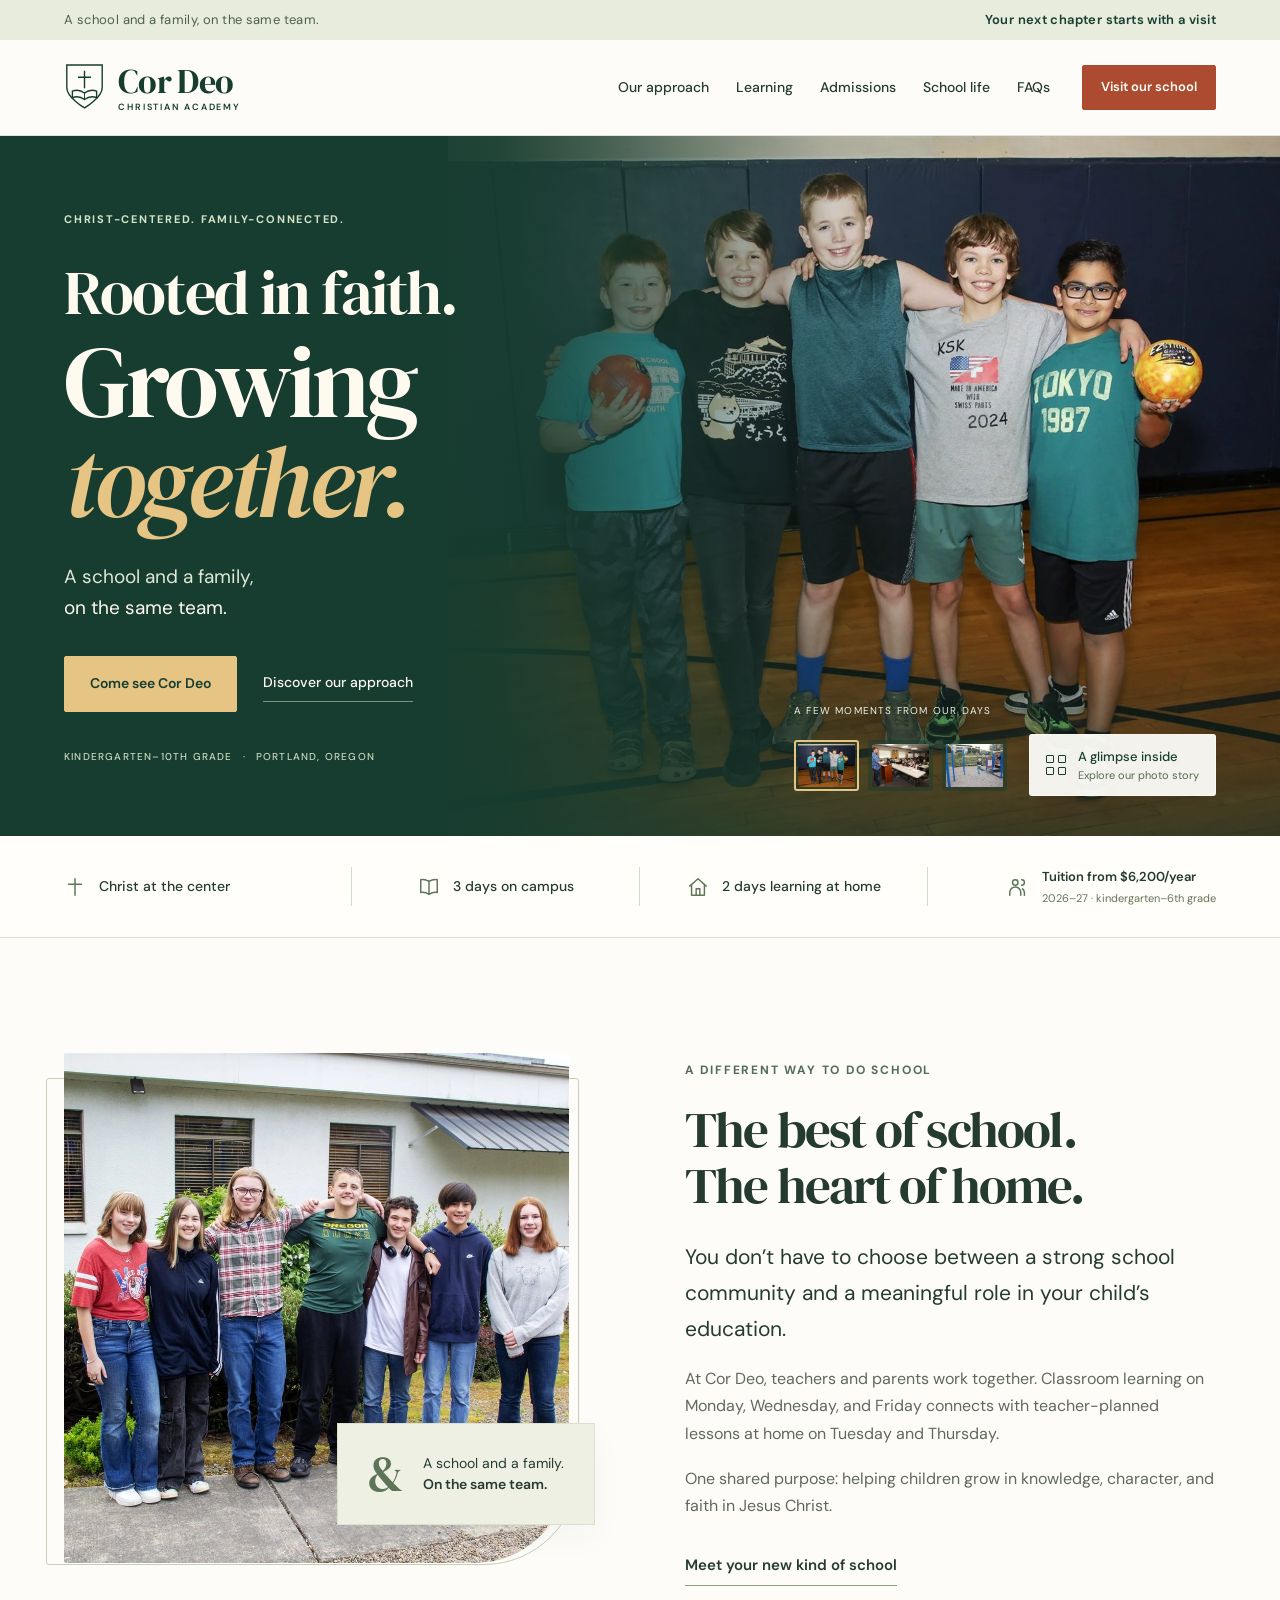
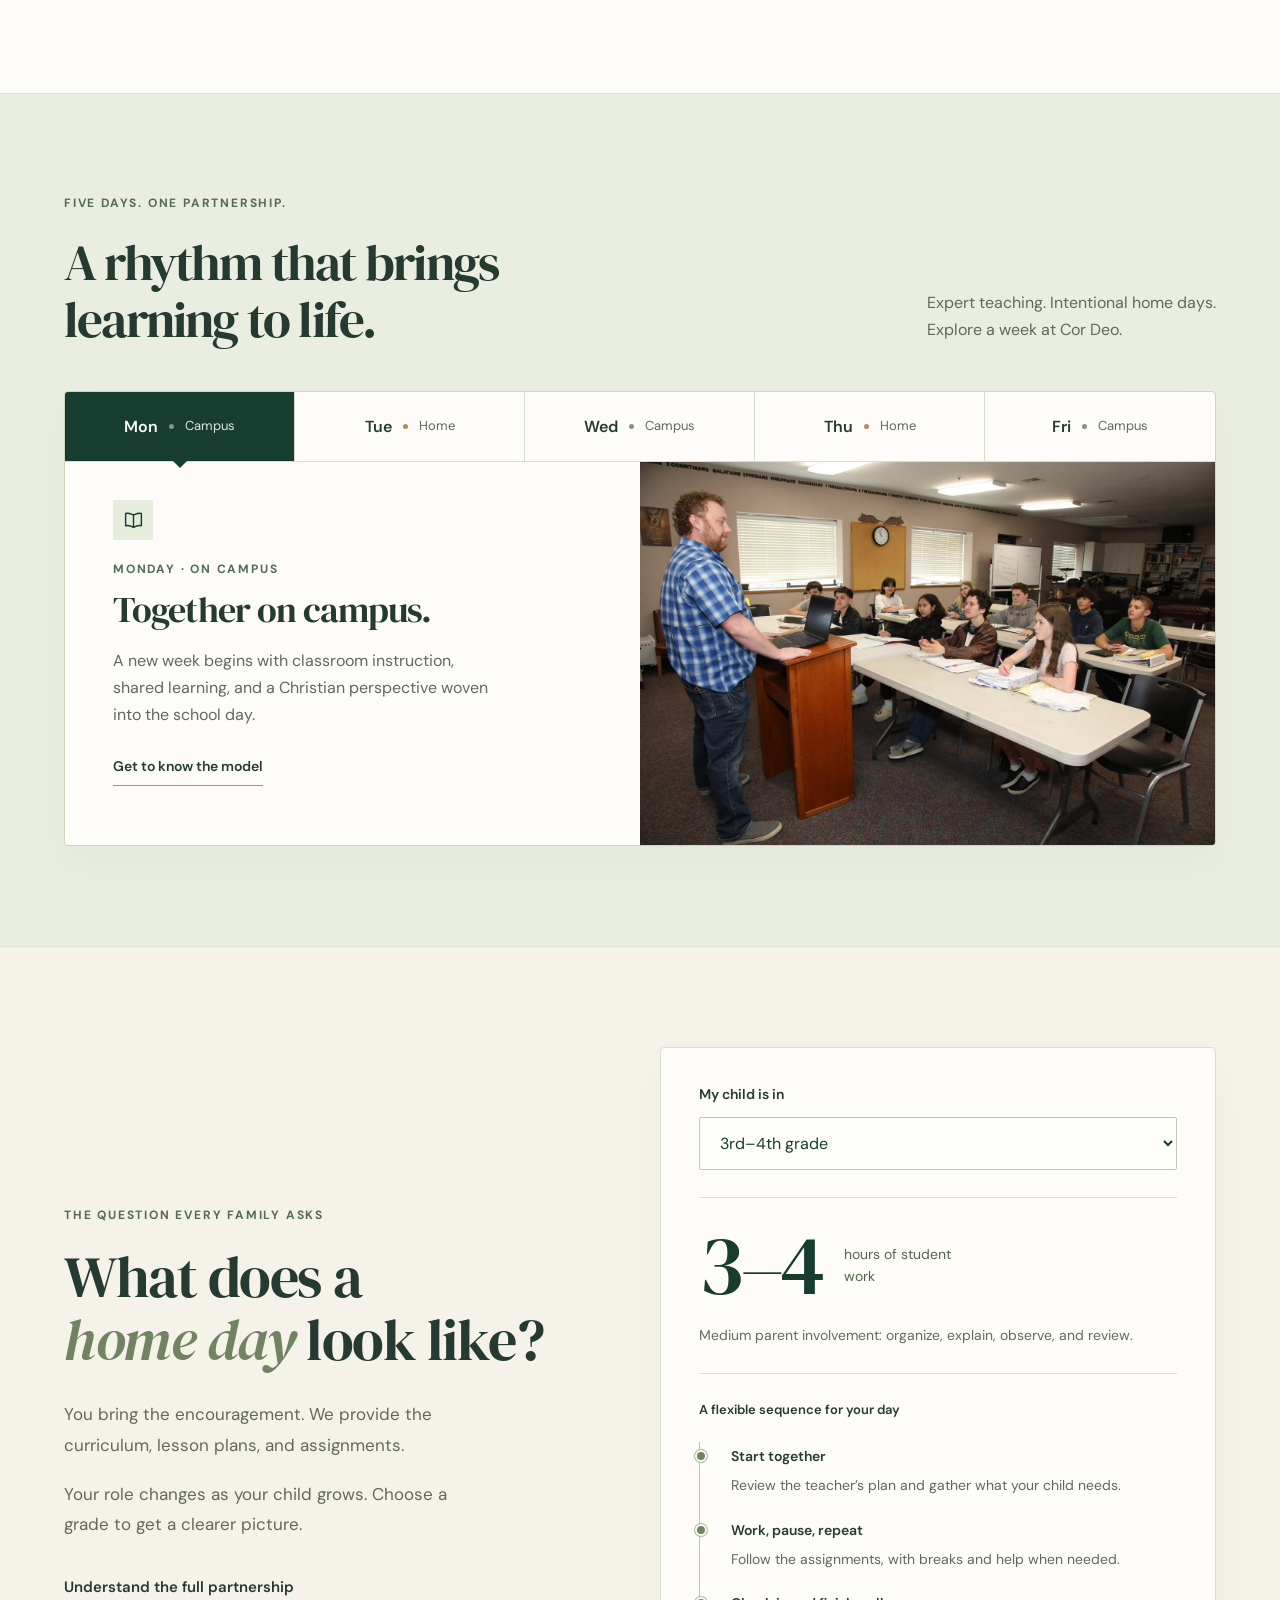
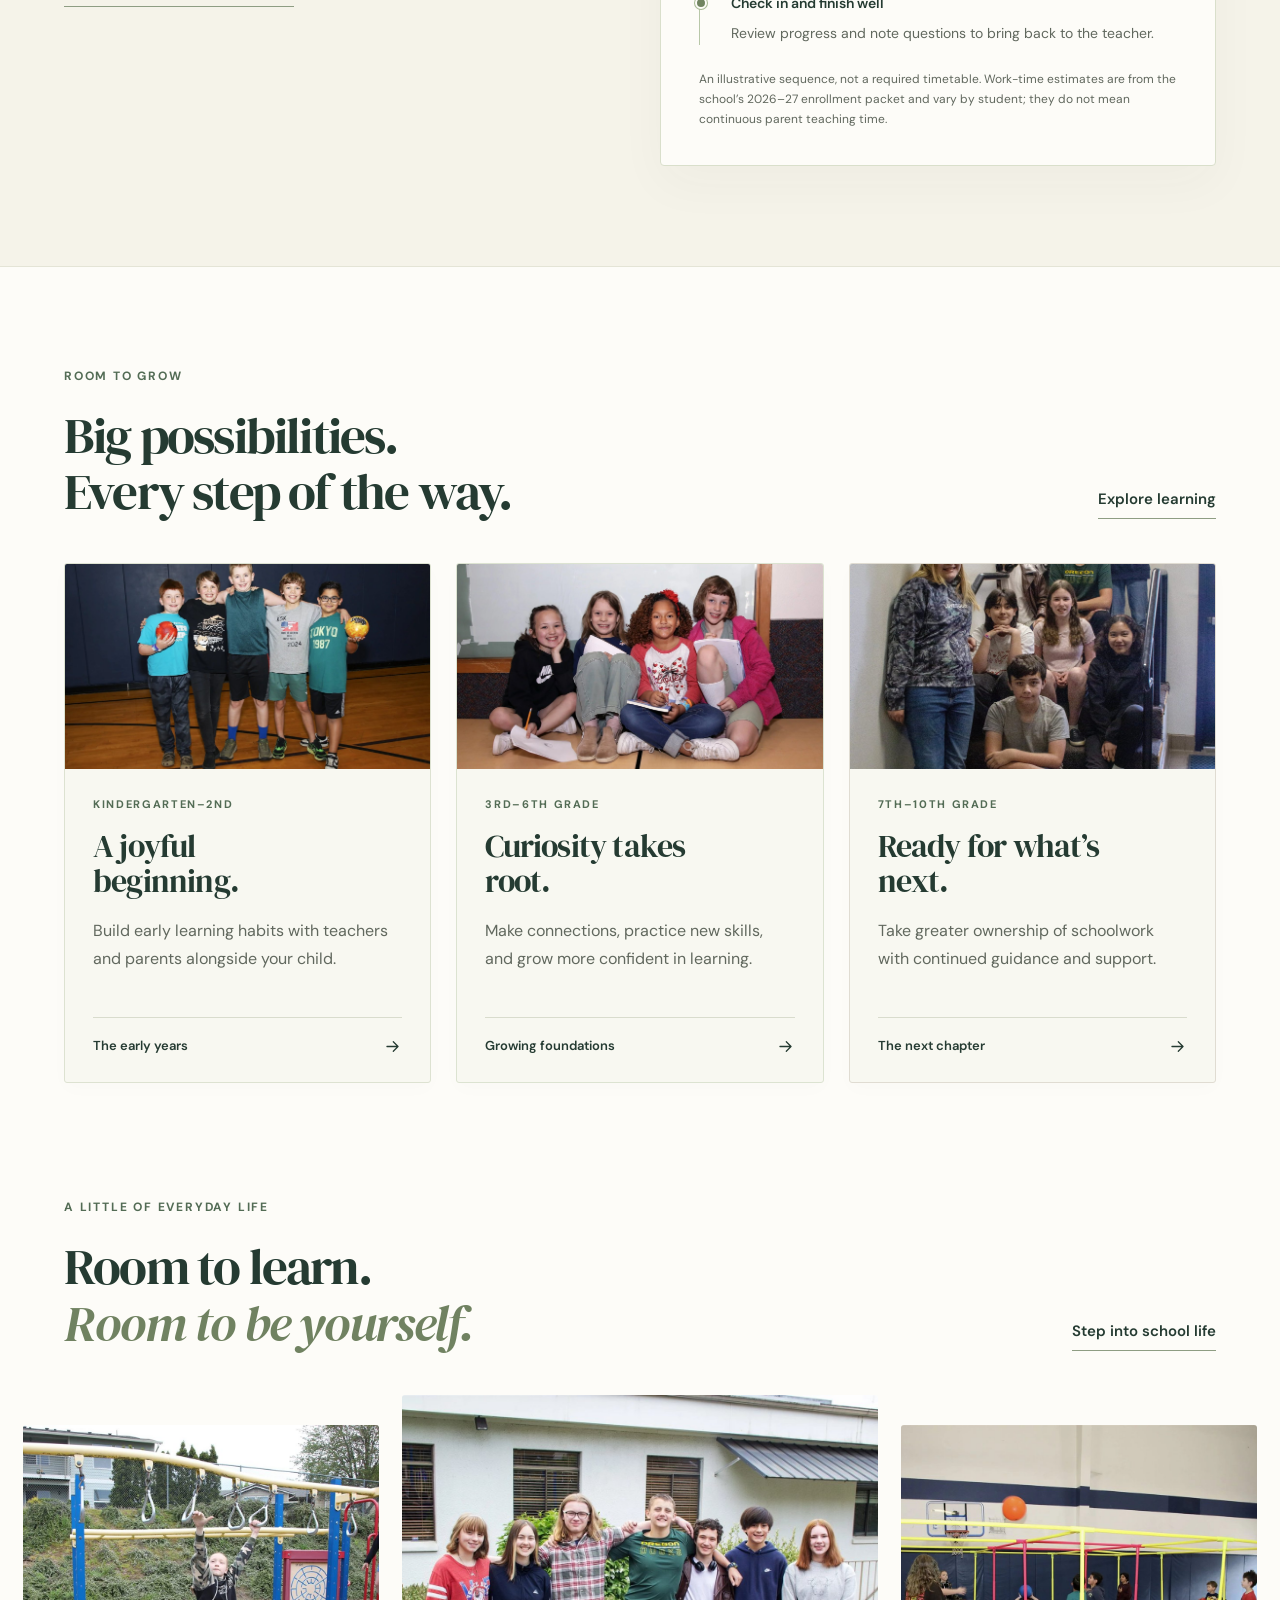
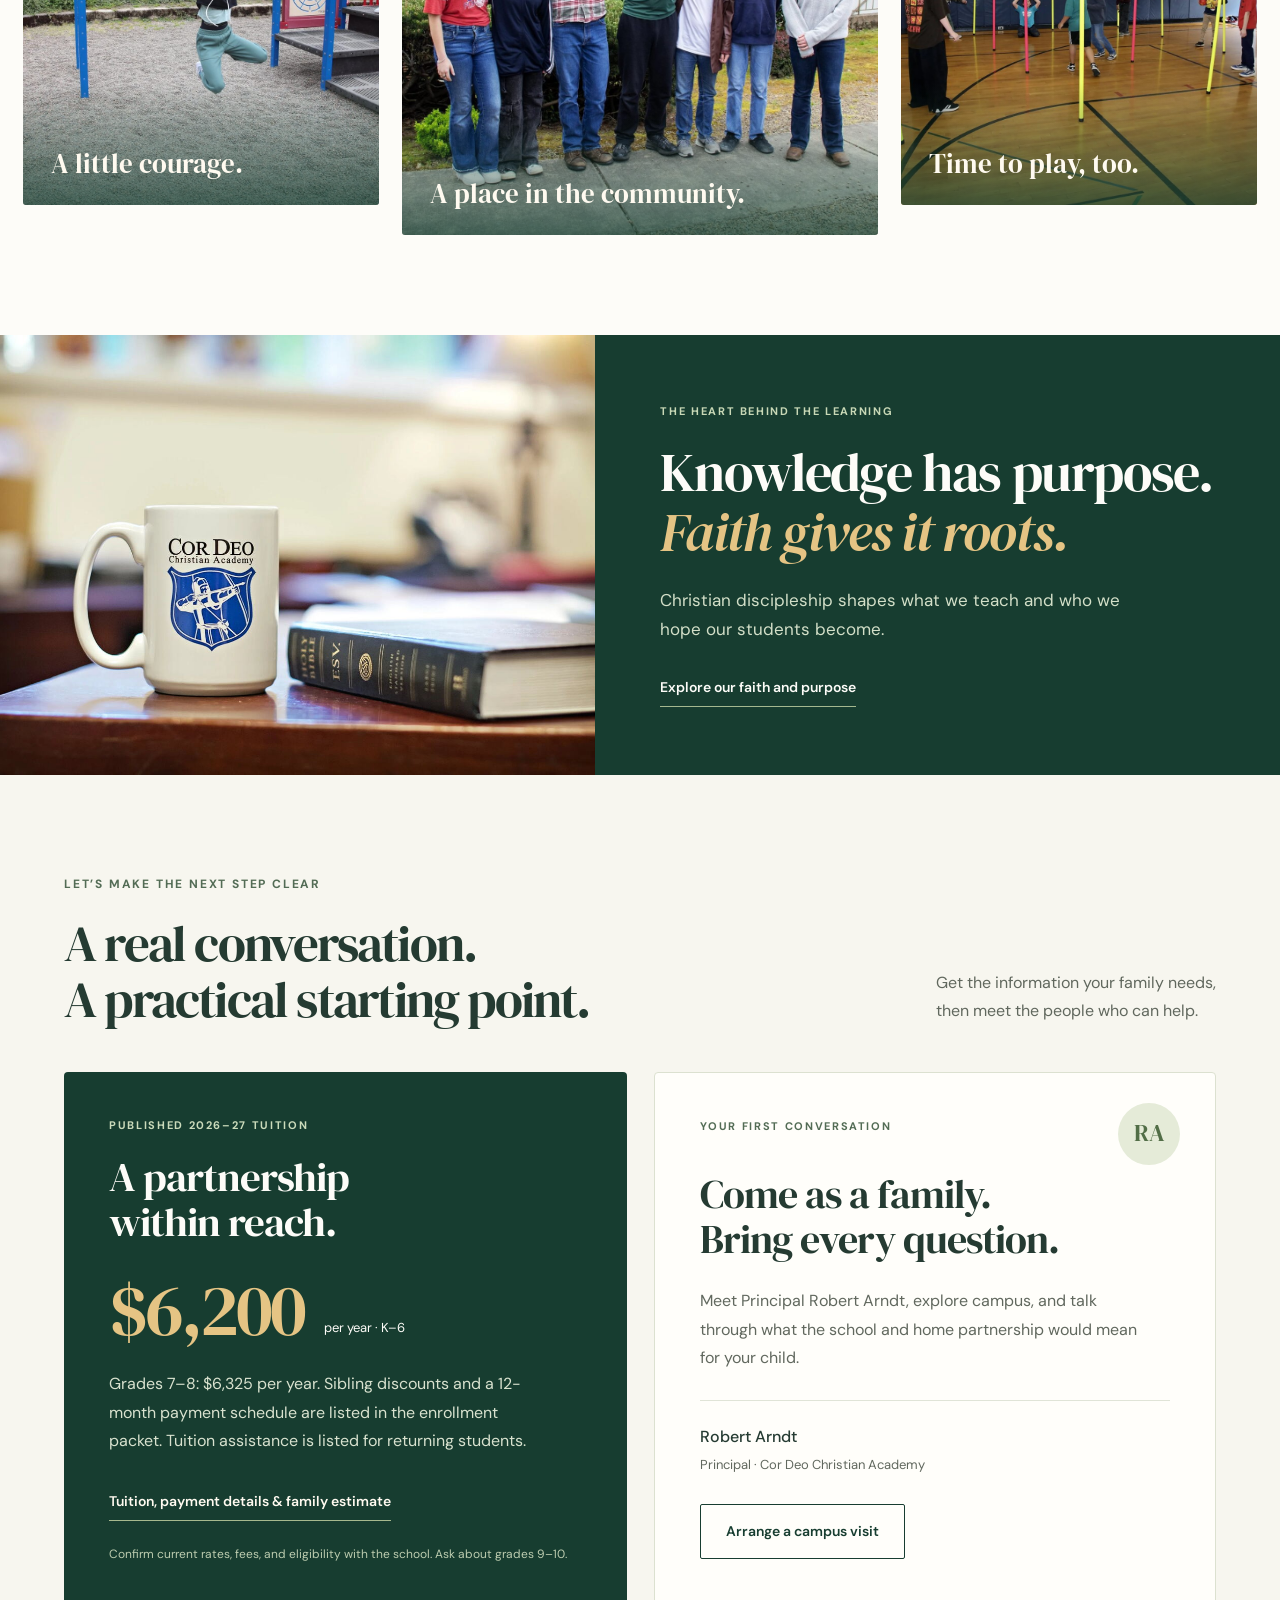
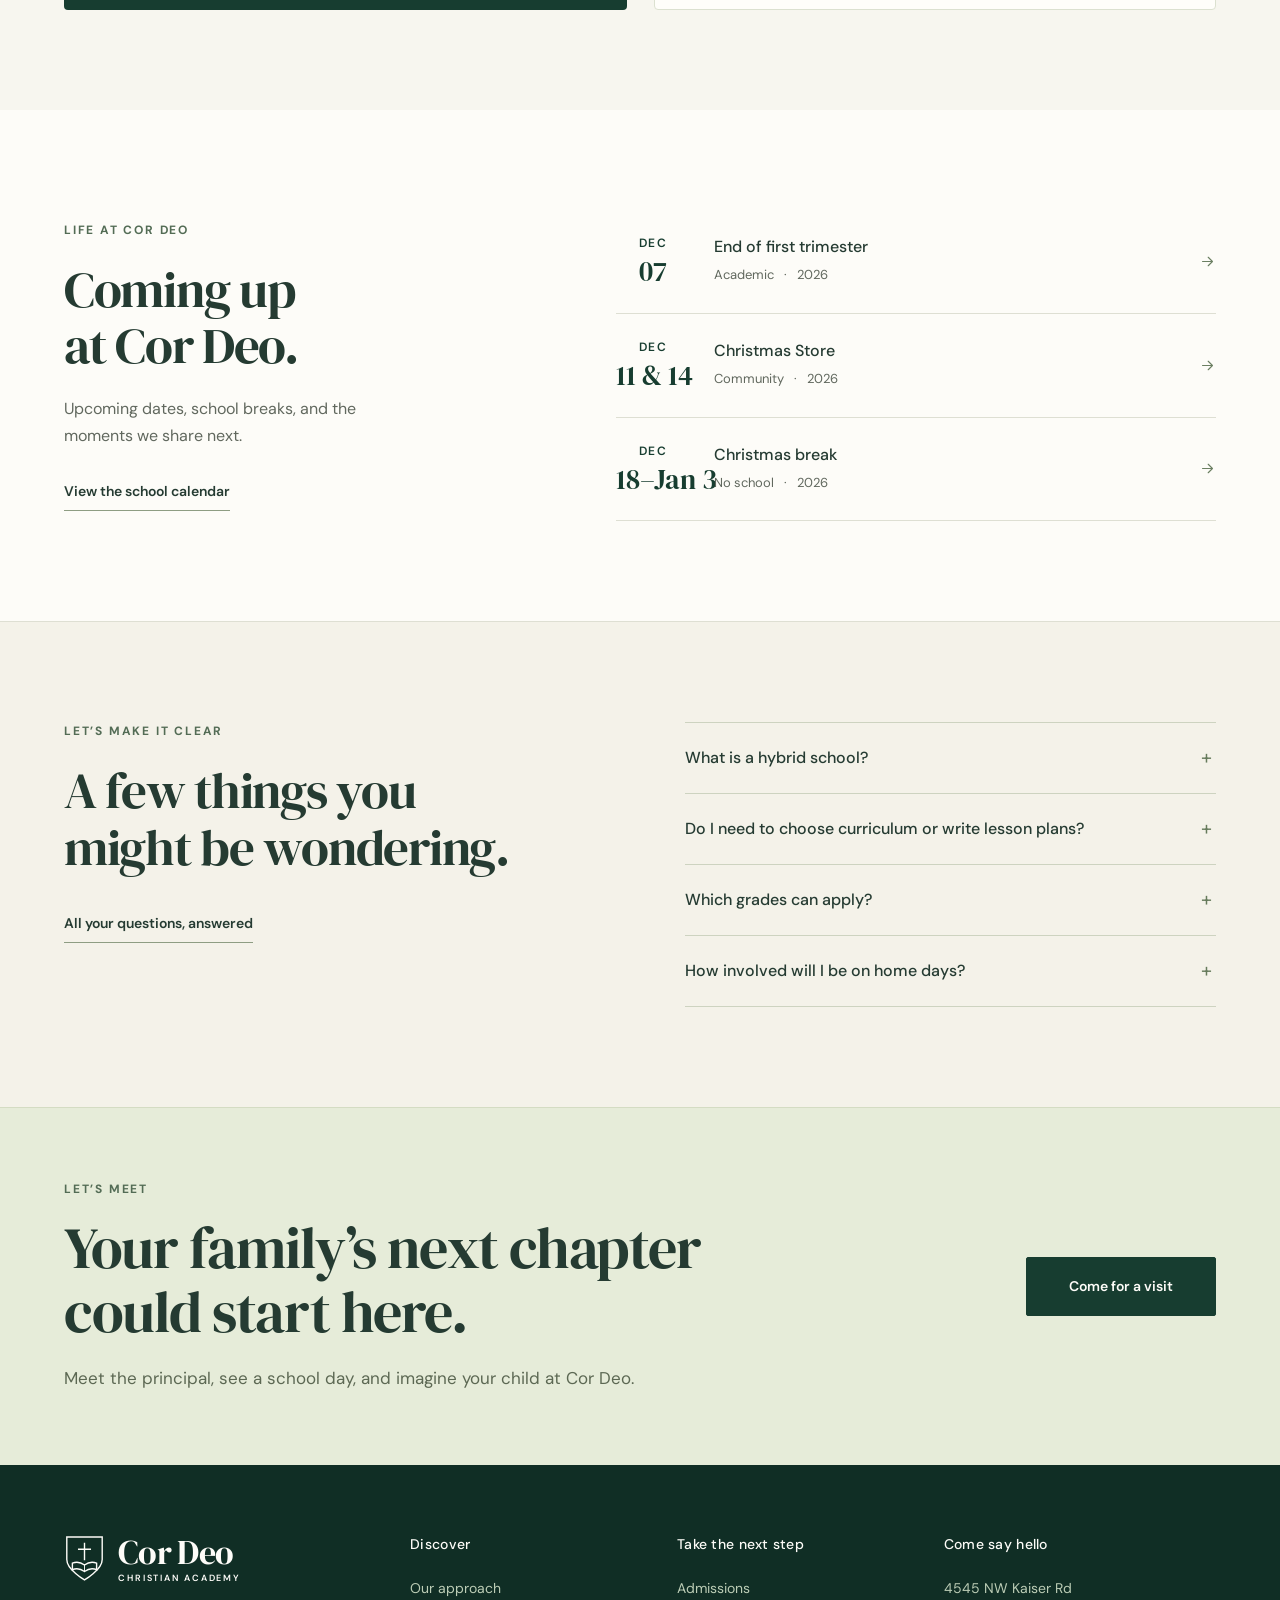
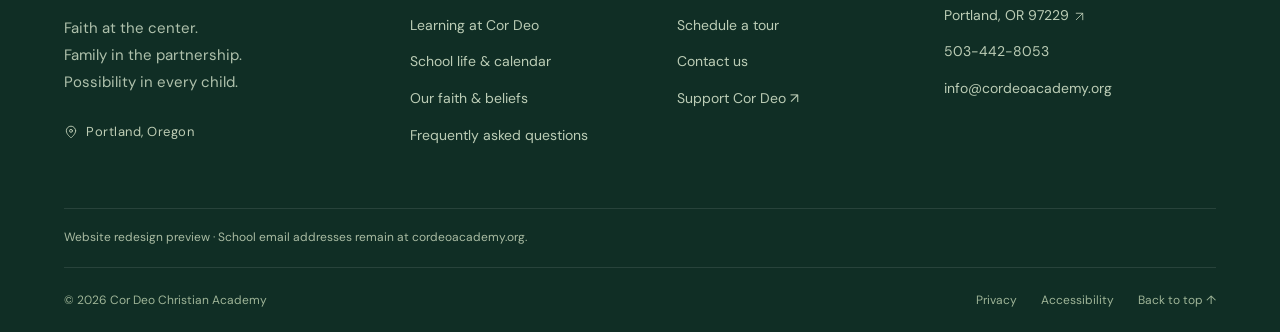
<file: index.html>
<!doctype html>
<html lang="en" id="top" class="no-js"><head><meta charset="utf-8"><meta name="viewport" content="width=device-width,initial-scale=1"><meta name="theme-color" content="#193c34"><title>Cor Deo Christian Academy | Faith, Family &amp; Learning in Portland</title><meta name="description" content="Discover a Christ-centered K–10 hybrid school in Portland. Three campus days, two parent-guided home days, and a true partnership with your family."><meta property="og:type" content="website"><meta property="og:title" content="Cor Deo Christian Academy | Faith, Family &amp; Learning in Portland"><meta property="og:description" content="Discover a Christ-centered K–10 hybrid school in Portland. Three campus days, two parent-guided home days, and a true partnership with your family."><meta property="og:image" content="https://samytesfa29-hash.github.io/cordeo-academy/assets/social-card.jpg"><meta property="og:image:alt" content="Students at Cor Deo Christian Academy"><meta name="twitter:card" content="summary_large_image"><link rel="icon" href="assets/favicon.svg" type="image/svg+xml"><link rel="stylesheet" href="assets/styles.css?v=3"><link rel="stylesheet" href="assets/experience.css?v=3"><link rel="stylesheet" href="assets/polish.css?v=3"><script src="assets/site.js?v=3" defer></script><script src="assets/experience.js?v=3" defer></script><script src="assets/polish.js?v=3" defer></script></head>
<body><a class="skip-link" href="#main">Skip to content</a>
    <div class="announcement"><div class="container"><span>A school and a family, on the same team.</span><a href="contact.html?reason=tour">Your next chapter starts with a visit</a></div></div>
    <header class="site-header"><div class="container header-inner"><a class="brand" href="index.html" aria-label="Cor Deo Christian Academy home"><svg class="brand-mark" width="43" height="51" viewBox="0 0 44 52" fill="none" aria-hidden="true"><path d="M3 3h38v24c0 11-19 22-19 22S3 38 3 27Z" stroke="currentColor" stroke-width="1.5"/><path d="M22 9v19M15 16h14M9 31c5-2 9-1 13 2 4-3 8-4 13-2v7c-5-2-9-1-13 2-4-3-8-4-13-2Z" stroke="currentColor" stroke-width="1.5"/><path d="M22 33v7" stroke="currentColor"/></svg><span><span class="brand-name">Cor Deo</span><span class="brand-sub">CHRISTIAN ACADEMY</span></span></a>
      <button class="menu-toggle" type="button" aria-controls="main-nav" aria-expanded="false"><span class="menu-lines" aria-hidden="true"></span><span class="menu-label">Menu</span></button>
      <nav id="main-nav" aria-label="Main navigation"><a href="about.html" >Our approach</a><a href="academics.html" >Learning</a><a href="admissions.html" >Admissions</a><a href="community.html" >School life</a><a class="nav-faq" href="faq.html">FAQs</a><a class="button button-small" href="contact.html?reason=tour">Visit our school <svg class="icon " width="24" height="24" viewBox="0 0 24 24" fill="none" stroke="currentColor" stroke-width="1.6" stroke-linecap="round" stroke-linejoin="round" aria-hidden="true"><path d="M6 18 18 6M6 6h12v12"/></svg></a></nav>
    </div></header><main id="main" tabindex="-1">
<section class="hero editorial-hero cinematic-hero" aria-label="Welcome to Cor Deo">
<div class="hero-photo"><img class="hero-main-image" id="hero-scene" src="assets/boys-in-the-gym.jpg" alt="Five Cor Deo students smiling together in the school gym" width="1500" height="1000" fetchpriority="high"></div>
<div class="hero-scrim" aria-hidden="true"></div>
<div class="hero-copy"><div class="hero-copy-inner"><p class="eyebrow">CHRIST-CENTERED. FAMILY-CONNECTED.</p>
<h1><span class="hero-opening">Rooted in faith.</span> <span class="hero-growing">Growing</span> <em>together.</em></h1>
<p>A school and a family,<br><strong>on the same team.</strong></p><div class="hero-actions"><a class="button" href="contact.html?reason=tour">Come see Cor Deo</a><a class="hero-text-link" href="about.html">Discover our approach</a></div>
<div class="hero-footnote">KINDERGARTEN–10TH GRADE <span aria-hidden="true">·</span> PORTLAND, OREGON</div></div></div>
<div class="hero-discovery"><span class="hero-discovery-label">A FEW MOMENTS FROM OUR DAYS</span><div class="hero-thumbnails js-feature" role="group" aria-label="Choose a school photograph">
<button type="button" data-hero-photo="boys-in-the-gym" data-hero-alt="Five Cor Deo students smiling together in the school gym" data-tour-index="6" aria-label="Show the friendship photograph" aria-pressed="true"><img src="assets/boys-in-the-gym.jpg" alt="" width="120" height="80"></button>
<button type="button" data-hero-photo="classroom-lesson" data-hero-alt="A teacher and students in a Cor Deo classroom" data-tour-index="2" aria-label="Show the classroom photograph" aria-pressed="false"><img src="assets/classroom-lesson.jpg" alt="" width="120" height="80"></button>
<button type="button" data-hero-photo="student-on-playground-rings" data-hero-alt="A Cor Deo student reaching for the playground rings" data-tour-index="5" aria-label="Show the playground photograph" aria-pressed="false"><img src="assets/student-on-playground-rings.jpg" alt="" width="120" height="80"></button>
</div><button class="photo-tour-trigger js-feature" type="button" data-open-tour data-tour-start="6" aria-haspopup="dialog"><span class="tour-grid-icon" aria-hidden="true"><i></i><i></i><i></i><i></i></span><span>A glimpse inside<small>Explore our photo story</small></span></button></div>
</section>
<div class="fact-strip"><div class="container"><div><svg class="icon " width="24" height="24" viewBox="0 0 24 24" fill="none" stroke="currentColor" stroke-width="1.6" stroke-linecap="round" stroke-linejoin="round" aria-hidden="true"><path d="M12 3v18M5 9h14"/></svg><span>Christ at the center</span></div><div><svg class="icon " width="24" height="24" viewBox="0 0 24 24" fill="none" stroke="currentColor" stroke-width="1.6" stroke-linecap="round" stroke-linejoin="round" aria-hidden="true"><path d="M12 5v15M3 4c4-1 6 0 9 2 3-2 5-3 9-2v14c-4-1-6 0-9 2-3-2-5-3-9-2Z"/></svg><span>3 days on campus</span></div><div><svg class="icon " width="24" height="24" viewBox="0 0 24 24" fill="none" stroke="currentColor" stroke-width="1.6" stroke-linecap="round" stroke-linejoin="round" aria-hidden="true"><path d="m3 11 9-8 9 8M5 10v11h14V10M10 21v-7h4v7"/></svg><span>2 days learning at home</span></div><div><svg class="icon " width="24" height="24" viewBox="0 0 24 24" fill="none" stroke="currentColor" stroke-width="1.6" stroke-linecap="round" stroke-linejoin="round" aria-hidden="true"><circle cx="9" cy="7" r="3"/><path d="M3 21v-3a6 6 0 0 1 12 0v3M16 4a3 3 0 0 1 0 6m3 11v-3a6 6 0 0 0-2-4"/></svg><a class="fact-tuition" href="admissions.html#tuition"><span>Tuition from $6,200/year</span><small>2026–27 · kindergarten–6th grade</small></a></div></div></div>
<section class="section welcome"><div class="container split"><div class="image-composition"><img src="assets/students-outside-the-school.jpg" alt="Older students together outside Cor Deo" width="900" height="900" loading="lazy"><div class="image-note"><span class="note-symbol">&</span><span>A school and a family.<br><strong>On the same team.</strong></span></div></div><div class="section-copy"><p class="eyebrow">A DIFFERENT WAY TO DO SCHOOL</p><h2>The best of school.<br>The heart of home.</h2><p class="lead">You don’t have to choose between a strong school community and a meaningful role in your child’s education.</p><p>At Cor Deo, teachers and parents work together. Classroom learning on Monday, Wednesday, and Friday connects with teacher-planned lessons at home on Tuesday and Thursday.</p><p>One shared purpose: helping children grow in knowledge, character, and faith in Jesus Christ.</p><a class="text-link" href="about.html">Meet your new kind of school <svg class="icon " width="24" height="24" viewBox="0 0 24 24" fill="none" stroke="currentColor" stroke-width="1.6" stroke-linecap="round" stroke-linejoin="round" aria-hidden="true"><path d="M5 12h14m-6-6 6 6-6 6"/></svg></a></div></div></section>
<section class="section rhythm-section"><div class="container"><div class="section-heading"><div><p class="eyebrow">FIVE DAYS. ONE PARTNERSHIP.</p><h2>A rhythm that brings<br>learning to life.</h2></div><p>Expert teaching. Intentional home days.<br>Explore a week at Cor Deo.</p></div><div class="week-widget" data-week-widget><div class="week-tabs" role="tablist" aria-label="Explore the school week"><button type="button" role="tab" id="day-0" aria-selected="true" aria-controls="day-panel-0" tabindex="0"><span>Mon</span><span class="day-dot "></span><small>Campus</small></button><button type="button" role="tab" id="day-1" aria-selected="false" aria-controls="day-panel-1" tabindex="-1"><span>Tue</span><span class="day-dot home-dot"></span><small>Home</small></button><button type="button" role="tab" id="day-2" aria-selected="false" aria-controls="day-panel-2" tabindex="-1"><span>Wed</span><span class="day-dot "></span><small>Campus</small></button><button type="button" role="tab" id="day-3" aria-selected="false" aria-controls="day-panel-3" tabindex="-1"><span>Thu</span><span class="day-dot home-dot"></span><small>Home</small></button><button type="button" role="tab" id="day-4" aria-selected="false" aria-controls="day-panel-4" tabindex="-1"><span>Fri</span><span class="day-dot "></span><small>Campus</small></button></div><div class="week-panel" id="day-panel-0" role="tabpanel" aria-labelledby="day-0" tabindex="0" ><div class="week-panel-copy"><span class="icon-box"><svg class="icon " width="24" height="24" viewBox="0 0 24 24" fill="none" stroke="currentColor" stroke-width="1.6" stroke-linecap="round" stroke-linejoin="round" aria-hidden="true"><path d="M12 5v15M3 4c4-1 6 0 9 2 3-2 5-3 9-2v14c-4-1-6 0-9 2-3-2-5-3-9-2Z"/></svg></span><p class="eyebrow">MONDAY · ON CAMPUS</p><h3>Together on campus.</h3><p>A new week begins with classroom instruction, shared learning, and a Christian perspective woven into the school day.</p><a class="text-link" href="about.html">Get to know the model <svg class="icon " width="24" height="24" viewBox="0 0 24 24" fill="none" stroke="currentColor" stroke-width="1.6" stroke-linecap="round" stroke-linejoin="round" aria-hidden="true"><path d="M5 12h14m-6-6 6 6-6 6"/></svg></a></div><img src="assets/classroom-lesson.jpg" alt="A teacher leading a lesson in a Cor Deo classroom" width="720" height="520" loading="lazy"></div><div class="week-panel" id="day-panel-1" role="tabpanel" aria-labelledby="day-1" tabindex="0" hidden><div class="week-panel-copy"><span class="icon-box"><svg class="icon " width="24" height="24" viewBox="0 0 24 24" fill="none" stroke="currentColor" stroke-width="1.6" stroke-linecap="round" stroke-linejoin="round" aria-hidden="true"><path d="m3 11 9-8 9 8M5 10v11h14V10M10 21v-7h4v7"/></svg></span><p class="eyebrow">TUESDAY · AT HOME</p><h3>Learning comes home.</h3><p>Follow the assignments prepared by your child’s teachers. You provide guidance and encouragement; the school provides the plan.</p><a class="text-link" href="about.html">Get to know the model <svg class="icon " width="24" height="24" viewBox="0 0 24 24" fill="none" stroke="currentColor" stroke-width="1.6" stroke-linecap="round" stroke-linejoin="round" aria-hidden="true"><path d="M5 12h14m-6-6 6 6-6 6"/></svg></a></div><div class="home-day-visual"><div class="home-plan-paper"><span class="home-plan-label">A HOME-DAY ILLUSTRATION</span><h3>Teacher-planned.<br><em>Family-guided.</em></h3><div class="home-plan-row"><span class="plan-check" aria-hidden="true"></span><span>Clear assignments</span></div><div class="home-plan-row"><span class="plan-check" aria-hidden="true"></span><span>Space to practice</span></div><div class="home-plan-row"><span class="plan-check" aria-hidden="true"></span><span>A parent check-in</span></div><p>Follow your teacher’s actual plan.<br>Build the day around your child.</p></div></div></div><div class="week-panel" id="day-panel-2" role="tabpanel" aria-labelledby="day-2" tabindex="0" hidden><div class="week-panel-copy"><span class="icon-box"><svg class="icon " width="24" height="24" viewBox="0 0 24 24" fill="none" stroke="currentColor" stroke-width="1.6" stroke-linecap="round" stroke-linejoin="round" aria-hidden="true"><path d="M12 5v15M3 4c4-1 6 0 9 2 3-2 5-3 9-2v14c-4-1-6 0-9 2-3-2-5-3-9-2Z"/></svg></span><p class="eyebrow">WEDNESDAY · ON CAMPUS</p><h3>Reconnect. Ask. Discover.</h3><p>Back in the classroom, students learn with their teachers and peers, then take their next assignments home.</p><a class="text-link" href="about.html">Get to know the model <svg class="icon " width="24" height="24" viewBox="0 0 24 24" fill="none" stroke="currentColor" stroke-width="1.6" stroke-linecap="round" stroke-linejoin="round" aria-hidden="true"><path d="M5 12h14m-6-6 6 6-6 6"/></svg></a></div><img src="assets/classroom-lesson.jpg" alt="Students learning in a Cor Deo classroom" width="720" height="520" loading="lazy"></div><div class="week-panel" id="day-panel-3" role="tabpanel" aria-labelledby="day-3" tabindex="0" hidden><div class="week-panel-copy"><span class="icon-box"><svg class="icon " width="24" height="24" viewBox="0 0 24 24" fill="none" stroke="currentColor" stroke-width="1.6" stroke-linecap="round" stroke-linejoin="round" aria-hidden="true"><path d="m3 11 9-8 9 8M5 10v11h14V10M10 21v-7h4v7"/></svg></span><p class="eyebrow">THURSDAY · AT HOME</p><h3>Room to grow, together.</h3><p>Another teacher-planned home day gives your child time to practice and gives you an active part in their education.</p><a class="text-link" href="about.html">Get to know the model <svg class="icon " width="24" height="24" viewBox="0 0 24 24" fill="none" stroke="currentColor" stroke-width="1.6" stroke-linecap="round" stroke-linejoin="round" aria-hidden="true"><path d="M5 12h14m-6-6 6 6-6 6"/></svg></a></div><div class="home-day-visual"><div class="home-plan-paper"><span class="home-plan-label">A HOME-DAY ILLUSTRATION</span><h3>Teacher-planned.<br><em>Family-guided.</em></h3><div class="home-plan-row"><span class="plan-check" aria-hidden="true"></span><span>Clear assignments</span></div><div class="home-plan-row"><span class="plan-check" aria-hidden="true"></span><span>Space to practice</span></div><div class="home-plan-row"><span class="plan-check" aria-hidden="true"></span><span>A parent check-in</span></div><p>Follow your teacher’s actual plan.<br>Build the day around your child.</p></div></div></div><div class="week-panel" id="day-panel-4" role="tabpanel" aria-labelledby="day-4" tabindex="0" hidden><div class="week-panel-copy"><span class="icon-box"><svg class="icon " width="24" height="24" viewBox="0 0 24 24" fill="none" stroke="currentColor" stroke-width="1.6" stroke-linecap="round" stroke-linejoin="round" aria-hidden="true"><circle cx="9" cy="7" r="3"/><path d="M3 21v-3a6 6 0 0 1 12 0v3M16 4a3 3 0 0 1 0 6m3 11v-3a6 6 0 0 0-2-4"/></svg></span><p class="eyebrow">FRIDAY · ON CAMPUS</p><h3>Finish the week in community.</h3><p>Students return to campus for classroom learning and time together before the weekend.</p><a class="text-link" href="about.html">Get to know the model <svg class="icon " width="24" height="24" viewBox="0 0 24 24" fill="none" stroke="currentColor" stroke-width="1.6" stroke-linecap="round" stroke-linejoin="round" aria-hidden="true"><path d="M5 12h14m-6-6 6 6-6 6"/></svg></a></div><img src="assets/students-at-picnic-table.jpg" alt="Cor Deo students gathered at an outdoor picnic table" width="720" height="520" loading="lazy"></div></div><noscript><p class="notice">Campus days: Monday, Wednesday, Friday. Home days: Tuesday, Thursday. <a href="about.html">Read how the week works.</a></p></noscript></div></section>
<section class="section home-guide-section" id="home-day-guide"><div class="container home-guide-layout"><div class="home-guide-intro"><p class="eyebrow">THE QUESTION EVERY FAMILY ASKS</p><h2>What does a<br><em>home day</em> look like?</h2><p>You bring the encouragement. We provide the curriculum, lesson plans, and assignments.</p><p>Your role changes as your child grows. Choose a grade to get a clearer picture.</p><a class="text-link" href="about.html#home-days">Understand the full partnership</a></div><div class="home-guide-card"><label for="home-grade">My child is in</label><select id="home-grade" name="home-grade"><option value="k">Kindergarten</option><option value="1-2">1st–2nd grade</option><option value="3-4" selected>3rd–4th grade</option><option value="5-6">5th–6th grade</option><option value="7-8">7th–8th grade</option><option value="9-10">9th–10th grade</option></select>
<div class="home-guide-result" aria-live="polite" aria-atomic="true"><div class="home-hours"><strong data-home-hours>3–4</strong><span data-home-unit>hours of student work</span></div><p class="home-support" data-home-support>Medium parent involvement: organize, explain, observe, and review.</p></div>
<p class="home-sequence-title">A flexible sequence for your day</p><ol class="home-sequence"><li><span>Start together</span><p>Review the teacher’s plan and gather what your child needs.</p></li><li><span>Work, pause, repeat</span><p>Follow the assignments, with breaks and help when needed.</p></li><li><span>Check in and finish well</span><p>Review progress and note questions to bring back to the teacher.</p></li></ol><p class="small-note">An illustrative sequence, not a required timetable. Work-time estimates are from the school’s 2026–27 enrollment packet and vary by student; they do not mean continuous parent teaching time.</p><noscript><p class="small-note">Kindergarten: 1–2 hours; grades 1–2: 2–3; grades 3–4: 3–4; grades 5–6: 4–5; grades 7–8: 4–6. Grades 9–10: discuss course load with the school.</p></noscript></div></div></section><section class="section learning-section"><div class="container"><div class="section-heading"><div><p class="eyebrow">ROOM TO GROW</p><h2>Big possibilities.<br>Every step of the way.</h2></div><a class="text-link" href="academics.html">Explore learning <svg class="icon " width="24" height="24" viewBox="0 0 24 24" fill="none" stroke="currentColor" stroke-width="1.6" stroke-linecap="round" stroke-linejoin="round" aria-hidden="true"><path d="M5 12h14m-6-6 6 6-6 6"/></svg></a></div><div class="grade-cards"><a class="grade-card" href="academics.html#early-years"><div class="grade-photo"><img src="assets/boys-in-the-gym.jpg" alt="Students together in the school gym" width="700" height="500" loading="lazy"></div><svg class="icon " width="24" height="24" viewBox="0 0 24 24" fill="none" stroke="currentColor" stroke-width="1.6" stroke-linecap="round" stroke-linejoin="round" aria-hidden="true"><circle cx="12" cy="12" r="4"/><path d="M12 2v2m0 16v2M2 12h2m16 0h2M5 5l2 2m10 10 2 2M5 19l2-2M17 7l2-2"/></svg><p class="eyebrow">KINDERGARTEN–2ND</p><h3>A joyful beginning.</h3><p>Build early learning habits with teachers and parents alongside your child.</p><span class="card-bottom">The early years <svg class="icon " width="24" height="24" viewBox="0 0 24 24" fill="none" stroke="currentColor" stroke-width="1.6" stroke-linecap="round" stroke-linejoin="round" aria-hidden="true"><path d="M5 12h14m-6-6 6 6-6 6"/></svg></span></a><a class="grade-card" href="academics.html#elementary"><div class="grade-photo"><img src="assets/girls-reading-together.jpg" alt="Students enjoying a book together" width="700" height="500" loading="lazy"></div><svg class="icon " width="24" height="24" viewBox="0 0 24 24" fill="none" stroke="currentColor" stroke-width="1.6" stroke-linecap="round" stroke-linejoin="round" aria-hidden="true"><path d="M12 5v15M3 4c4-1 6 0 9 2 3-2 5-3 9-2v14c-4-1-6 0-9 2-3-2-5-3-9-2Z"/></svg><p class="eyebrow">3RD–6TH GRADE</p><h3>Curiosity takes root.</h3><p>Make connections, practice new skills, and grow more confident in learning.</p><span class="card-bottom">Growing foundations <svg class="icon " width="24" height="24" viewBox="0 0 24 24" fill="none" stroke="currentColor" stroke-width="1.6" stroke-linecap="round" stroke-linejoin="round" aria-hidden="true"><path d="M5 12h14m-6-6 6 6-6 6"/></svg></span></a><a class="grade-card" href="academics.html#upper-grades"><div class="grade-photo"><img src="assets/students-on-the-stairs.jpg" alt="Older students and a teacher on the school stairs" width="700" height="500" loading="lazy"></div><svg class="icon " width="24" height="24" viewBox="0 0 24 24" fill="none" stroke="currentColor" stroke-width="1.6" stroke-linecap="round" stroke-linejoin="round" aria-hidden="true"><path d="M6 18 18 6M6 6h12v12"/></svg><p class="eyebrow">7TH–10TH GRADE</p><h3>Ready for what’s next.</h3><p>Take greater ownership of schoolwork with continued guidance and support.</p><span class="card-bottom">The next chapter <svg class="icon " width="24" height="24" viewBox="0 0 24 24" fill="none" stroke="currentColor" stroke-width="1.6" stroke-linecap="round" stroke-linejoin="round" aria-hidden="true"><path d="M5 12h14m-6-6 6 6-6 6"/></svg></span></a></div></div></section>
<section class="community-story"><div class="container"><div class="section-heading"><div><p class="eyebrow">A LITTLE OF EVERYDAY LIFE</p><h2>Room to learn.<br><em>Room to be yourself.</em></h2></div><a class="text-link" href="community.html">Step into school life</a></div></div><div class="story-strip"><figure><img src="assets/student-on-playground-rings.jpg" alt="A student reaching for the playground rings at Cor Deo" width="900" height="1000" loading="lazy"><figcaption>A little courage.</figcaption></figure><figure><img src="assets/students-outside-the-school.jpg" alt="Older Cor Deo students gathered outside the school" width="1100" height="850" loading="lazy"><figcaption>A place in the community.</figcaption></figure><figure><img src="assets/game-in-the-gym.jpg" alt="Cor Deo students taking part in a game in the gym" width="900" height="1000" loading="lazy"><figcaption>Time to play, too.</figcaption></figure></div></section><section class="faith-feature"><div class="faith-feature-photo"><img src="assets/cor-deo-mug-and-bible.jpg" alt="A Cor Deo mug and a Bible on a desk" width="1200" height="800" loading="lazy"></div><div class="faith-feature-copy"><p class="eyebrow">THE HEART BEHIND THE LEARNING</p><h2>Knowledge has purpose.<br><em>Faith gives it roots.</em></h2><p>Christian discipleship shapes what we teach and who we hope our students become.</p><a class="text-link" href="faith.html">Explore our faith and purpose</a></div></section><section class="section family-next-steps" id="family-start"><div class="container"><div class="section-heading"><div><p class="eyebrow">LET’S MAKE THE NEXT STEP CLEAR</p><h2>A real conversation.<br>A practical starting point.</h2></div><p>Get the information your family needs,<br>then meet the people who can help.</p></div><div class="family-next-grid"><article class="home-tuition"><p class="eyebrow">PUBLISHED 2026–27 TUITION</p><h3>A partnership<br>within reach.</h3><p class="home-tuition-price"><strong>$6,200</strong><span>per year · K–6</span></p><p>Grades 7–8: $6,325 per year. Sibling discounts and a 12-month payment schedule are listed in the enrollment packet. Tuition assistance is listed for returning students.</p><a class="text-link" href="admissions.html#tuition">Tuition, payment details & family estimate</a><span class="small-note">Confirm current rates, fees, and eligibility with the school. Ask about grades 9–10.</span></article>
<article class="principal-invitation"><div class="principal-monogram" aria-hidden="true">RA</div><p class="eyebrow">YOUR FIRST CONVERSATION</p><h3>Come as a family.<br>Bring every question.</h3><p>Meet Principal Robert Arndt, explore campus, and talk through what the school and home partnership would mean for your child.</p><div class="principal-name"><strong>Robert Arndt</strong><span>Principal · Cor Deo Christian Academy</span></div><a class="button button-outline" href="contact.html?reason=tour">Arrange a campus visit</a></article></div></div></section>
<section class="section"><div class="container dates-preview"><div><p class="eyebrow">LIFE AT COR DEO</p><h2>Coming up<br>at Cor Deo.</h2><p>Upcoming dates, school breaks, and the moments we share next.</p><a class="text-link" href="community.html#calendar">View the school calendar <svg class="icon " width="24" height="24" viewBox="0 0 24 24" fill="none" stroke="currentColor" stroke-width="1.6" stroke-linecap="round" stroke-linejoin="round" aria-hidden="true"><path d="M5 12h14m-6-6 6 6-6 6"/></svg></a></div><div class="event-list" data-upcoming><article hidden class="event-row" data-event-date="2026-09-08" data-event-end="2026-09-08" data-event-type="Community"><div class="event-date"><span>SEP</span><strong>08</strong></div><div class="event-info"><h3>Family orientation</h3><p>Community <span>·</span> 2026</p></div><svg class="icon " width="24" height="24" viewBox="0 0 24 24" fill="none" stroke="currentColor" stroke-width="1.6" stroke-linecap="round" stroke-linejoin="round" aria-hidden="true"><path d="M5 12h14m-6-6 6 6-6 6"/></svg></article><article hidden class="event-row" data-event-date="2026-09-09" data-event-end="2026-09-09" data-event-type="School day"><div class="event-date"><span>SEP</span><strong>09</strong></div><div class="event-info"><h3>First day of school</h3><p>School day <span>·</span> 2026</p></div><svg class="icon " width="24" height="24" viewBox="0 0 24 24" fill="none" stroke="currentColor" stroke-width="1.6" stroke-linecap="round" stroke-linejoin="round" aria-hidden="true"><path d="M5 12h14m-6-6 6 6-6 6"/></svg></article><article hidden class="event-row" data-event-date="2026-10-02" data-event-end="2026-10-02" data-event-type="Community"><div class="event-date"><span>OCT</span><strong>02</strong></div><div class="event-info"><h3>Annual Walk-A-Thon</h3><p>Community <span>·</span> 2026</p></div><svg class="icon " width="24" height="24" viewBox="0 0 24 24" fill="none" stroke="currentColor" stroke-width="1.6" stroke-linecap="round" stroke-linejoin="round" aria-hidden="true"><path d="M5 12h14m-6-6 6 6-6 6"/></svg></article><article hidden class="event-row" data-event-date="2026-10-07" data-event-end="2026-10-07" data-event-type="Community"><div class="event-date"><span>OCT</span><strong>07</strong></div><div class="event-info"><h3>Picture day</h3><p>Community <span>·</span> 2026</p></div><svg class="icon " width="24" height="24" viewBox="0 0 24 24" fill="none" stroke="currentColor" stroke-width="1.6" stroke-linecap="round" stroke-linejoin="round" aria-hidden="true"><path d="M5 12h14m-6-6 6 6-6 6"/></svg></article><article hidden class="event-row" data-event-date="2026-10-12" data-event-end="2026-10-16" data-event-type="No school"><div class="event-date"><span>OCT</span><strong>12–16</strong></div><div class="event-info"><h3>Fall break</h3><p>No school <span>·</span> 2026</p></div><svg class="icon " width="24" height="24" viewBox="0 0 24 24" fill="none" stroke="currentColor" stroke-width="1.6" stroke-linecap="round" stroke-linejoin="round" aria-hidden="true"><path d="M5 12h14m-6-6 6 6-6 6"/></svg></article><article hidden class="event-row" data-event-date="2026-11-11" data-event-end="2026-11-11" data-event-type="No school"><div class="event-date"><span>NOV</span><strong>11</strong></div><div class="event-info"><h3>Veterans Day</h3><p>No school <span>·</span> 2026</p></div><svg class="icon " width="24" height="24" viewBox="0 0 24 24" fill="none" stroke="currentColor" stroke-width="1.6" stroke-linecap="round" stroke-linejoin="round" aria-hidden="true"><path d="M5 12h14m-6-6 6 6-6 6"/></svg></article><article class="event-row" data-event-date="2026-11-23" data-event-end="2026-11-27" data-event-type="No school"><div class="event-date"><span>NOV</span><strong>23–27</strong></div><div class="event-info"><h3>Thanksgiving break</h3><p>No school <span>·</span> 2026</p></div><svg class="icon " width="24" height="24" viewBox="0 0 24 24" fill="none" stroke="currentColor" stroke-width="1.6" stroke-linecap="round" stroke-linejoin="round" aria-hidden="true"><path d="M5 12h14m-6-6 6 6-6 6"/></svg></article><article class="event-row" data-event-date="2026-12-07" data-event-end="2026-12-07" data-event-type="Academic"><div class="event-date"><span>DEC</span><strong>07</strong></div><div class="event-info"><h3>End of first trimester</h3><p>Academic <span>·</span> 2026</p></div><svg class="icon " width="24" height="24" viewBox="0 0 24 24" fill="none" stroke="currentColor" stroke-width="1.6" stroke-linecap="round" stroke-linejoin="round" aria-hidden="true"><path d="M5 12h14m-6-6 6 6-6 6"/></svg></article><article class="event-row" data-event-date="2026-12-11" data-event-end="2026-12-14" data-event-type="Community"><div class="event-date"><span>DEC</span><strong>11 & 14</strong></div><div class="event-info"><h3>Christmas Store</h3><p>Community <span>·</span> 2026</p></div><svg class="icon " width="24" height="24" viewBox="0 0 24 24" fill="none" stroke="currentColor" stroke-width="1.6" stroke-linecap="round" stroke-linejoin="round" aria-hidden="true"><path d="M5 12h14m-6-6 6 6-6 6"/></svg></article><article hidden class="event-row" data-event-date="2026-12-18" data-event-end="2027-01-03" data-event-type="No school"><div class="event-date"><span>DEC</span><strong>18–Jan 3</strong></div><div class="event-info"><h3>Christmas break</h3><p>No school <span>·</span> 2026</p></div><svg class="icon " width="24" height="24" viewBox="0 0 24 24" fill="none" stroke="currentColor" stroke-width="1.6" stroke-linecap="round" stroke-linejoin="round" aria-hidden="true"><path d="M5 12h14m-6-6 6 6-6 6"/></svg></article><article hidden class="event-row" data-event-date="2027-01-18" data-event-end="2027-01-18" data-event-type="No school"><div class="event-date"><span>JAN</span><strong>18</strong></div><div class="event-info"><h3>Martin Luther King Jr. Day</h3><p>No school <span>·</span> 2027</p></div><svg class="icon " width="24" height="24" viewBox="0 0 24 24" fill="none" stroke="currentColor" stroke-width="1.6" stroke-linecap="round" stroke-linejoin="round" aria-hidden="true"><path d="M5 12h14m-6-6 6 6-6 6"/></svg></article><article hidden class="event-row" data-event-date="2027-02-15" data-event-end="2027-02-15" data-event-type="No school"><div class="event-date"><span>FEB</span><strong>15</strong></div><div class="event-info"><h3>Presidents’ Day</h3><p>No school <span>·</span> 2027</p></div><svg class="icon " width="24" height="24" viewBox="0 0 24 24" fill="none" stroke="currentColor" stroke-width="1.6" stroke-linecap="round" stroke-linejoin="round" aria-hidden="true"><path d="M5 12h14m-6-6 6 6-6 6"/></svg></article><article hidden class="event-row" data-event-date="2027-03-08" data-event-end="2027-03-08" data-event-type="Academic"><div class="event-date"><span>MAR</span><strong>08</strong></div><div class="event-info"><h3>End of second trimester</h3><p>Academic <span>·</span> 2027</p></div><svg class="icon " width="24" height="24" viewBox="0 0 24 24" fill="none" stroke="currentColor" stroke-width="1.6" stroke-linecap="round" stroke-linejoin="round" aria-hidden="true"><path d="M5 12h14m-6-6 6 6-6 6"/></svg></article><article hidden class="event-row" data-event-date="2027-03-15" data-event-end="2027-03-15" data-event-type="No school"><div class="event-date"><span>MAR</span><strong>15</strong></div><div class="event-info"><h3>Staff development day</h3><p>No school <span>·</span> 2027</p></div><svg class="icon " width="24" height="24" viewBox="0 0 24 24" fill="none" stroke="currentColor" stroke-width="1.6" stroke-linecap="round" stroke-linejoin="round" aria-hidden="true"><path d="M5 12h14m-6-6 6 6-6 6"/></svg></article><article hidden class="event-row" data-event-date="2027-03-22" data-event-end="2027-03-26" data-event-type="No school"><div class="event-date"><span>MAR</span><strong>22–26</strong></div><div class="event-info"><h3>Spring break</h3><p>No school <span>·</span> 2027</p></div><svg class="icon " width="24" height="24" viewBox="0 0 24 24" fill="none" stroke="currentColor" stroke-width="1.6" stroke-linecap="round" stroke-linejoin="round" aria-hidden="true"><path d="M5 12h14m-6-6 6 6-6 6"/></svg></article><article hidden class="event-row" data-event-date="2027-05-31" data-event-end="2027-05-31" data-event-type="No school"><div class="event-date"><span>MAY</span><strong>31</strong></div><div class="event-info"><h3>Memorial Day</h3><p>No school <span>·</span> 2027</p></div><svg class="icon " width="24" height="24" viewBox="0 0 24 24" fill="none" stroke="currentColor" stroke-width="1.6" stroke-linecap="round" stroke-linejoin="round" aria-hidden="true"><path d="M5 12h14m-6-6 6 6-6 6"/></svg></article><article hidden class="event-row" data-event-date="2027-06-04" data-event-end="2027-06-04" data-event-type="Half day"><div class="event-date"><span>JUN</span><strong>04</strong></div><div class="event-info"><h3>Last day of school</h3><p>Half day <span>·</span> 2027</p></div><svg class="icon " width="24" height="24" viewBox="0 0 24 24" fill="none" stroke="currentColor" stroke-width="1.6" stroke-linecap="round" stroke-linejoin="round" aria-hidden="true"><path d="M5 12h14m-6-6 6 6-6 6"/></svg></article></div></div></section>
<section class="section faq-preview"><div class="container split"><div><p class="eyebrow">LET’S MAKE IT CLEAR</p><h2>A few things you<br>might be wondering.</h2><a class="text-link" href="faq.html">All your questions, answered <svg class="icon " width="24" height="24" viewBox="0 0 24 24" fill="none" stroke="currentColor" stroke-width="1.6" stroke-linecap="round" stroke-linejoin="round" aria-hidden="true"><path d="M5 12h14m-6-6 6 6-6 6"/></svg></a></div><div class="faq-list"><details name="questions"><summary>What is a hybrid school?<span class="plus" aria-hidden="true">+</span></summary><div class="answer"><p>It combines classroom instruction with parent-guided learning at home. Cor Deo students attend campus on Monday, Wednesday, and Friday. On Tuesday and Thursday, they complete teacher-planned work with their parents.</p></div></details><details name="questions"><summary>Do I need to choose curriculum or write lesson plans?<span class="plus" aria-hidden="true">+</span></summary><div class="answer"><p>No. Cor Deo provides the curriculum, lesson plans, and home-day assignments. Parents guide the work at home and stay in touch with teachers. Some grading is shared, depending on the grade and subject.</p></div></details><details name="questions"><summary>Which grades can apply?<span class="plus" aria-hidden="true">+</span></summary><div class="answer"><p>We offer kindergarten through 10th grade. Contact the office about current openings, grade placement, and the classes available for your child.</p></div></details><details name="questions"><summary>How involved will I be on home days?<span class="plus" aria-hidden="true">+</span></summary><div class="answer"><p>Younger students need hands-on guidance. Older students work with increasing independence. Your role includes helping your child stay organized, understanding the assignments, and following through. <a href="about.html#home-days">See the home-day guide.</a></p></div></details></div></div></section>
<section class="visit-cta"><div class="container visit-inner"><div><p class="eyebrow">LET’S MEET</p><h2>Your family’s next chapter<br>could start here.</h2><p>Meet the principal, see a school day, and imagine your child at Cor Deo.</p></div><a class="button button-light" href="contact.html?reason=tour">Come for a visit <svg class="icon " width="24" height="24" viewBox="0 0 24 24" fill="none" stroke="currentColor" stroke-width="1.6" stroke-linecap="round" stroke-linejoin="round" aria-hidden="true"><path d="M6 18 18 6M6 6h12v12"/></svg></a><span class="cta-decoration" aria-hidden="true">✳</span></div></section>
</main><footer class="site-footer"><div class="container footer-main"><div class="footer-brand"><a class="brand" href="index.html" aria-label="Cor Deo Christian Academy home"><svg class="brand-mark" width="43" height="51" viewBox="0 0 44 52" fill="none" aria-hidden="true"><path d="M3 3h38v24c0 11-19 22-19 22S3 38 3 27Z" stroke="currentColor" stroke-width="1.5"/><path d="M22 9v19M15 16h14M9 31c5-2 9-1 13 2 4-3 8-4 13-2v7c-5-2-9-1-13 2-4-3-8-4-13-2Z" stroke="currentColor" stroke-width="1.5"/><path d="M22 33v7" stroke="currentColor"/></svg><span><span class="brand-name">Cor Deo</span><span class="brand-sub">CHRISTIAN ACADEMY</span></span></a><p>Faith at the center.<br>Family in the partnership.<br>Possibility in every child.</p><span class="footer-location"><svg class="icon " width="24" height="24" viewBox="0 0 24 24" fill="none" stroke="currentColor" stroke-width="1.6" stroke-linecap="round" stroke-linejoin="round" aria-hidden="true"><path d="M20 10c0 6-8 12-8 12S4 16 4 10a8 8 0 1 1 16 0Z"/><circle cx="12" cy="10" r="2.5"/></svg> Portland, Oregon</span></div>
      <div><h2>Discover</h2><a href="about.html">Our approach</a><a href="academics.html">Learning at Cor Deo</a><a href="community.html">School life & calendar</a><a href="faith.html">Our faith & beliefs</a><a href="faq.html">Frequently asked questions</a></div>
      <div><h2>Take the next step</h2><a href="admissions.html">Admissions</a><a href="contact.html?reason=tour">Schedule a tour</a><a href="contact.html">Contact us</a><a href="donate.html" target="_blank" rel="noopener noreferrer">Support Cor Deo ↗</a></div>
      <div><h2>Come say hello</h2><a href="https://www.google.com/maps/search/?api=1&query=4545+NW+Kaiser+Rd+Portland+OR+97229" target="_blank" rel="noopener noreferrer">4545 NW Kaiser Rd<br>Portland, OR 97229 <svg class="icon " width="24" height="24" viewBox="0 0 24 24" fill="none" stroke="currentColor" stroke-width="1.6" stroke-linecap="round" stroke-linejoin="round" aria-hidden="true"><path d="M6 18 18 6M6 6h12v12"/></svg></a><a href="tel:+15034428053">503-442-8053</a><a href="mailto:info@cordeoacademy.org">info@cordeoacademy.org</a></div>
    </div><div class="container preview-note" data-preview-note>Website redesign preview · School email addresses remain at cordeoacademy.org.</div><div class="container footer-bottom"><span>© <span data-year>2026</span> Cor Deo Christian Academy</span><div><a href="privacy.html">Privacy</a><a href="accessibility.html">Accessibility</a><a href="#top">Back to top ↑</a></div></div></footer><dialog class="photo-tour" id="photo-tour" aria-labelledby="tour-title" aria-describedby="tour-description">
<div class="tour-header"><div><p class="eyebrow">REAL PEOPLE. EVERYDAY MOMENTS.</p><h2 id="tour-title">A glimpse inside Cor Deo.</h2></div><button class="close-tour" type="button" data-close-tour aria-label="Close photo tour">Close <span aria-hidden="true">×</span></button></div>
<p id="tour-description" class="tour-description">Meet the community through photographs of school life. Use Previous and Next, or the arrow keys, to explore.</p>
<figure class="tour-scene"><img id="tour-image" src="assets/students-at-picnic-table.jpg" alt="Students sharing time together at a school picnic table" width="1500" height="1000"><figcaption><span class="eyebrow" id="tour-category">A PLACE TO BELONG</span><h3 id="tour-caption">The people make the place.</h3><p id="tour-story">Shared days become shared memories. Get a glimpse of the community your child could be part of.</p></figcaption></figure>
<div class="tour-controls"><button type="button" data-tour-previous>Previous</button><p id="tour-position" role="status" aria-live="polite" aria-atomic="true">Photo 1 of 9</p><button type="button" data-tour-next>Next</button></div>
<div class="tour-bottom"><p>Photographs from the Cor Deo school community.</p><a href="contact.html?reason=tour" class="button">Experience it in person</a></div></dialog></body></html>
</file>
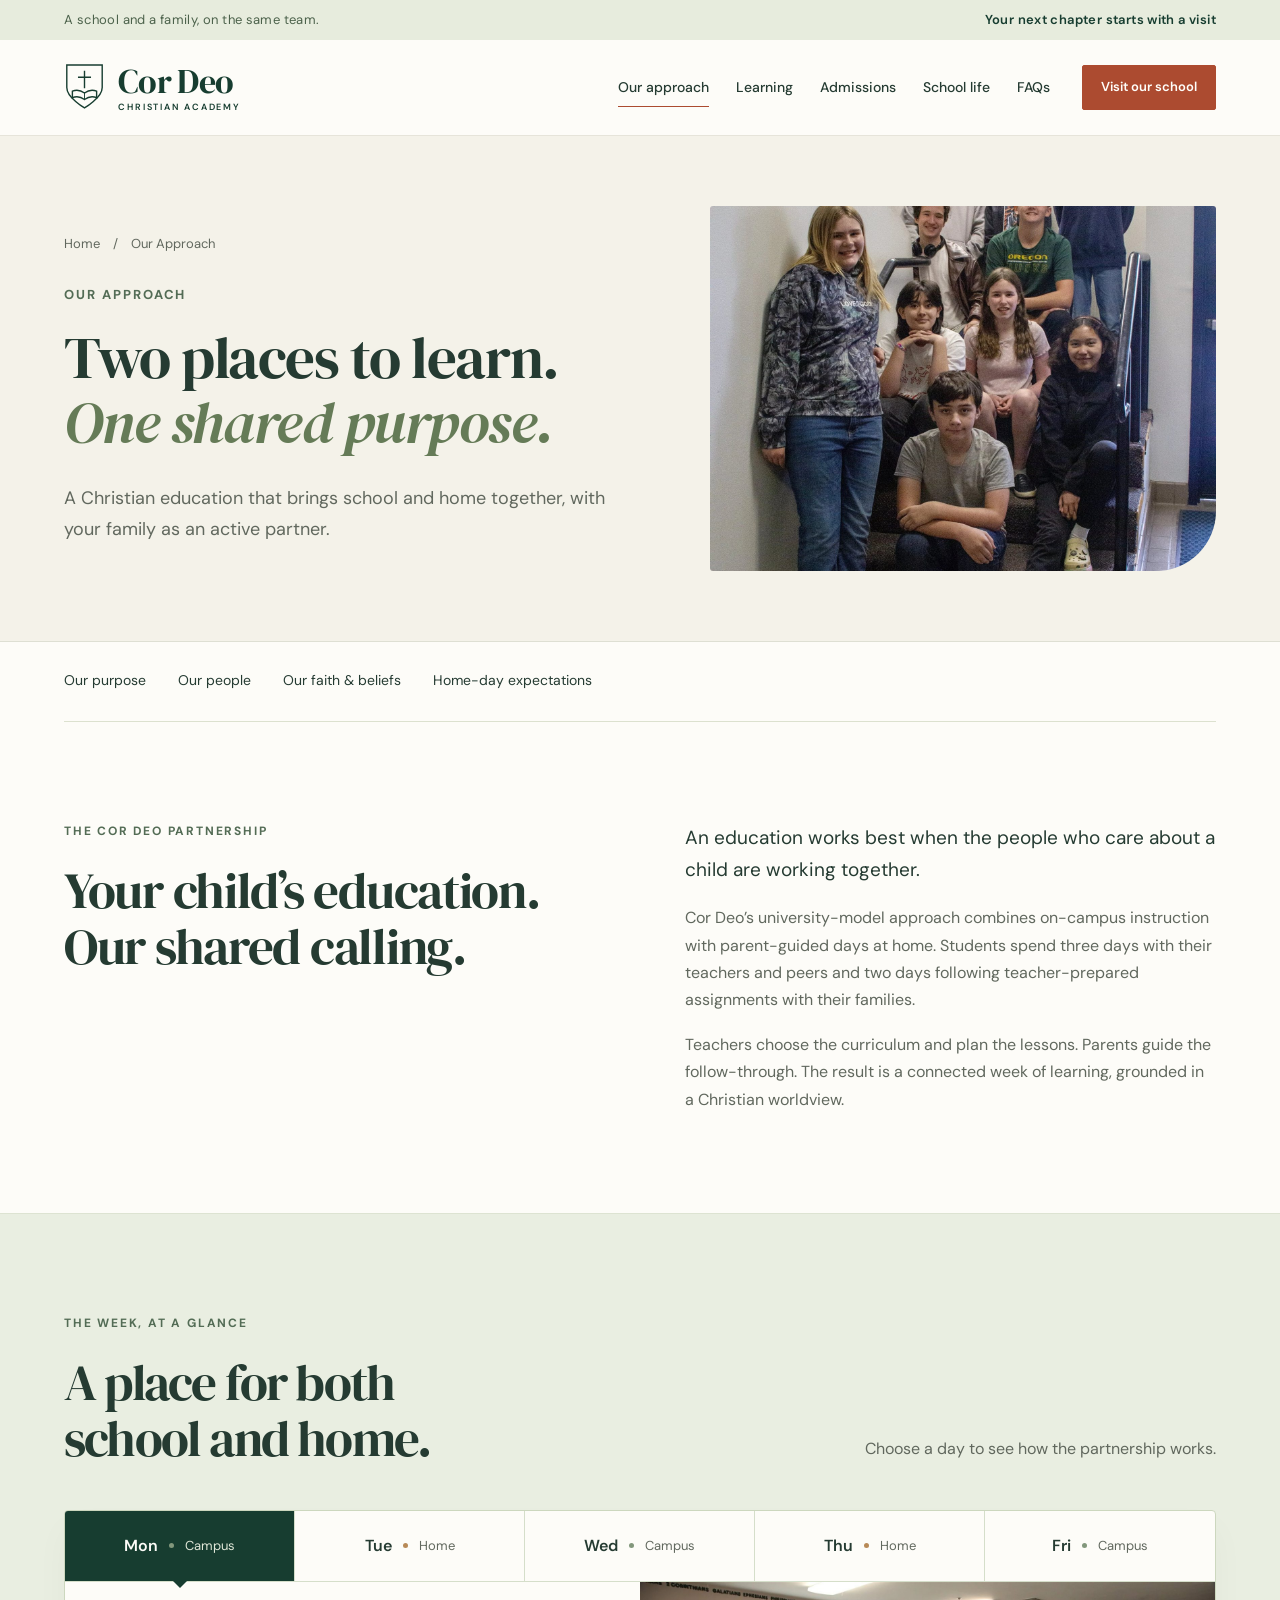
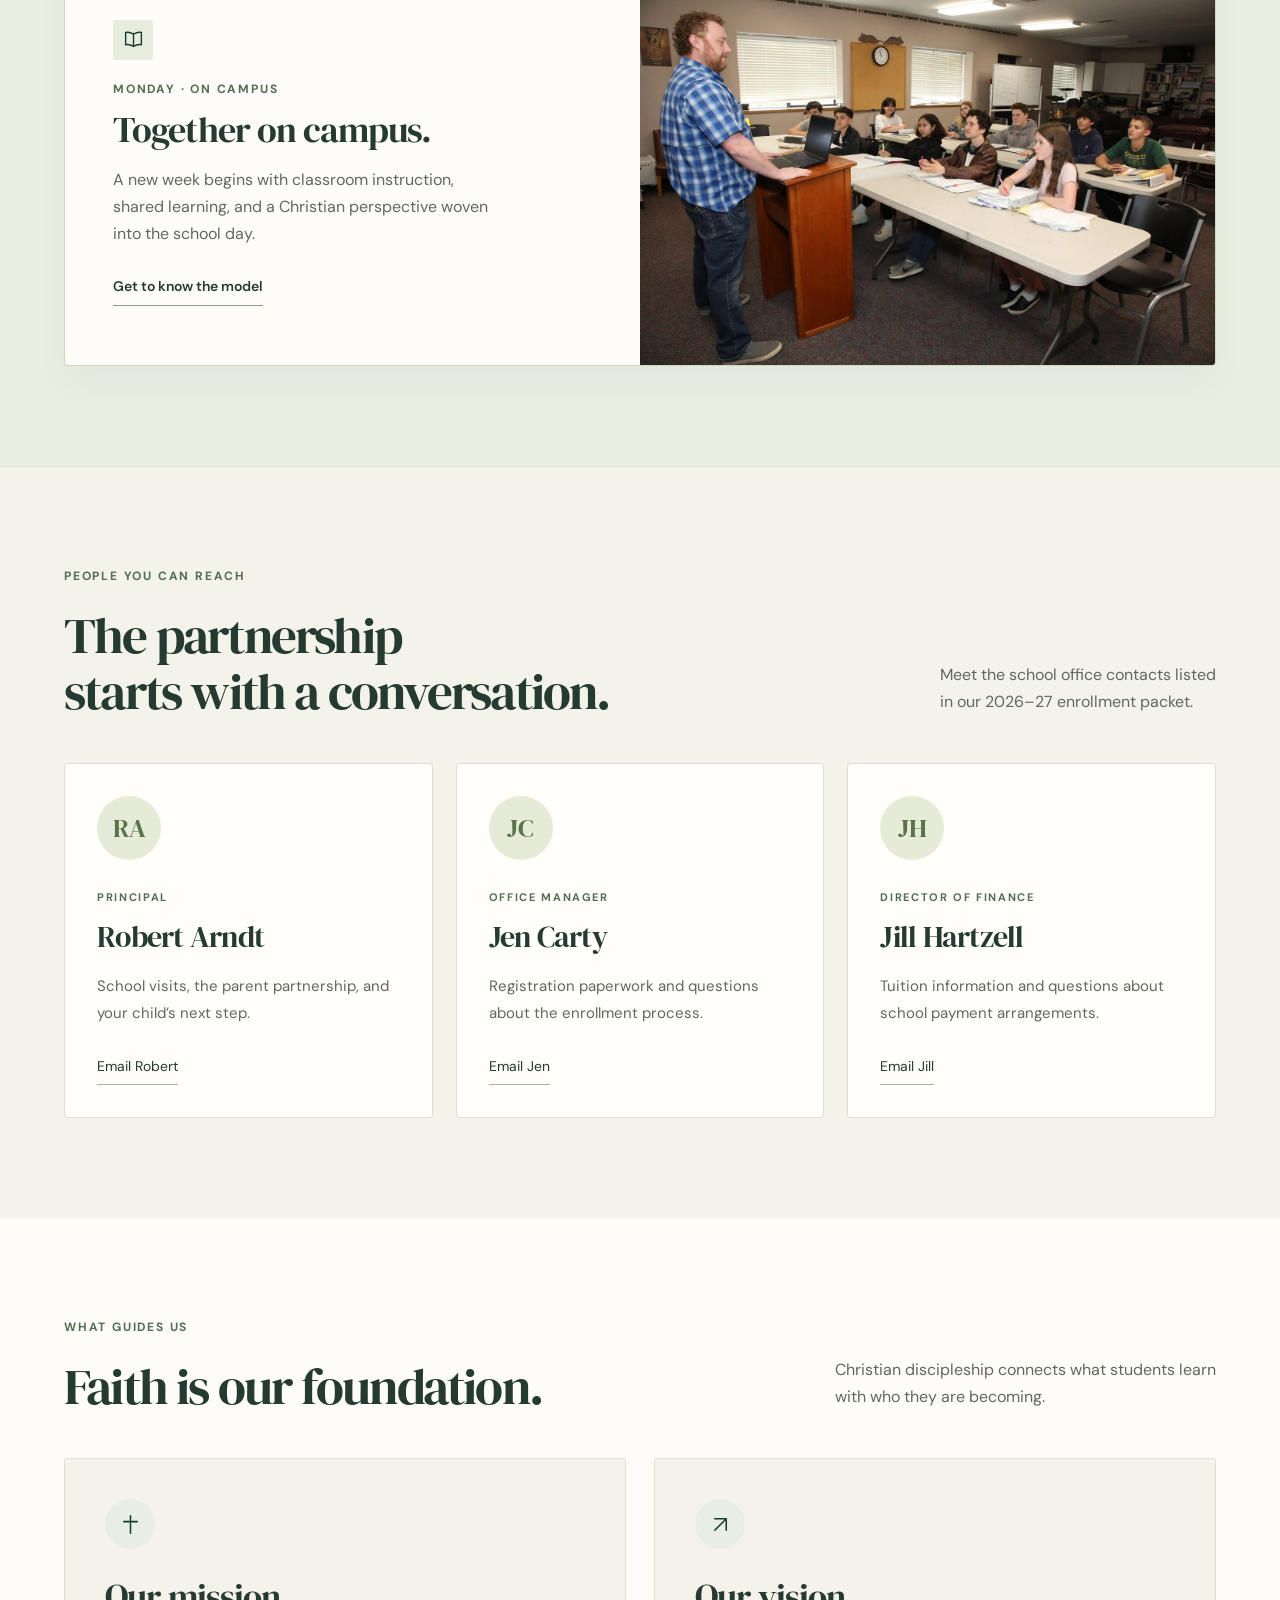
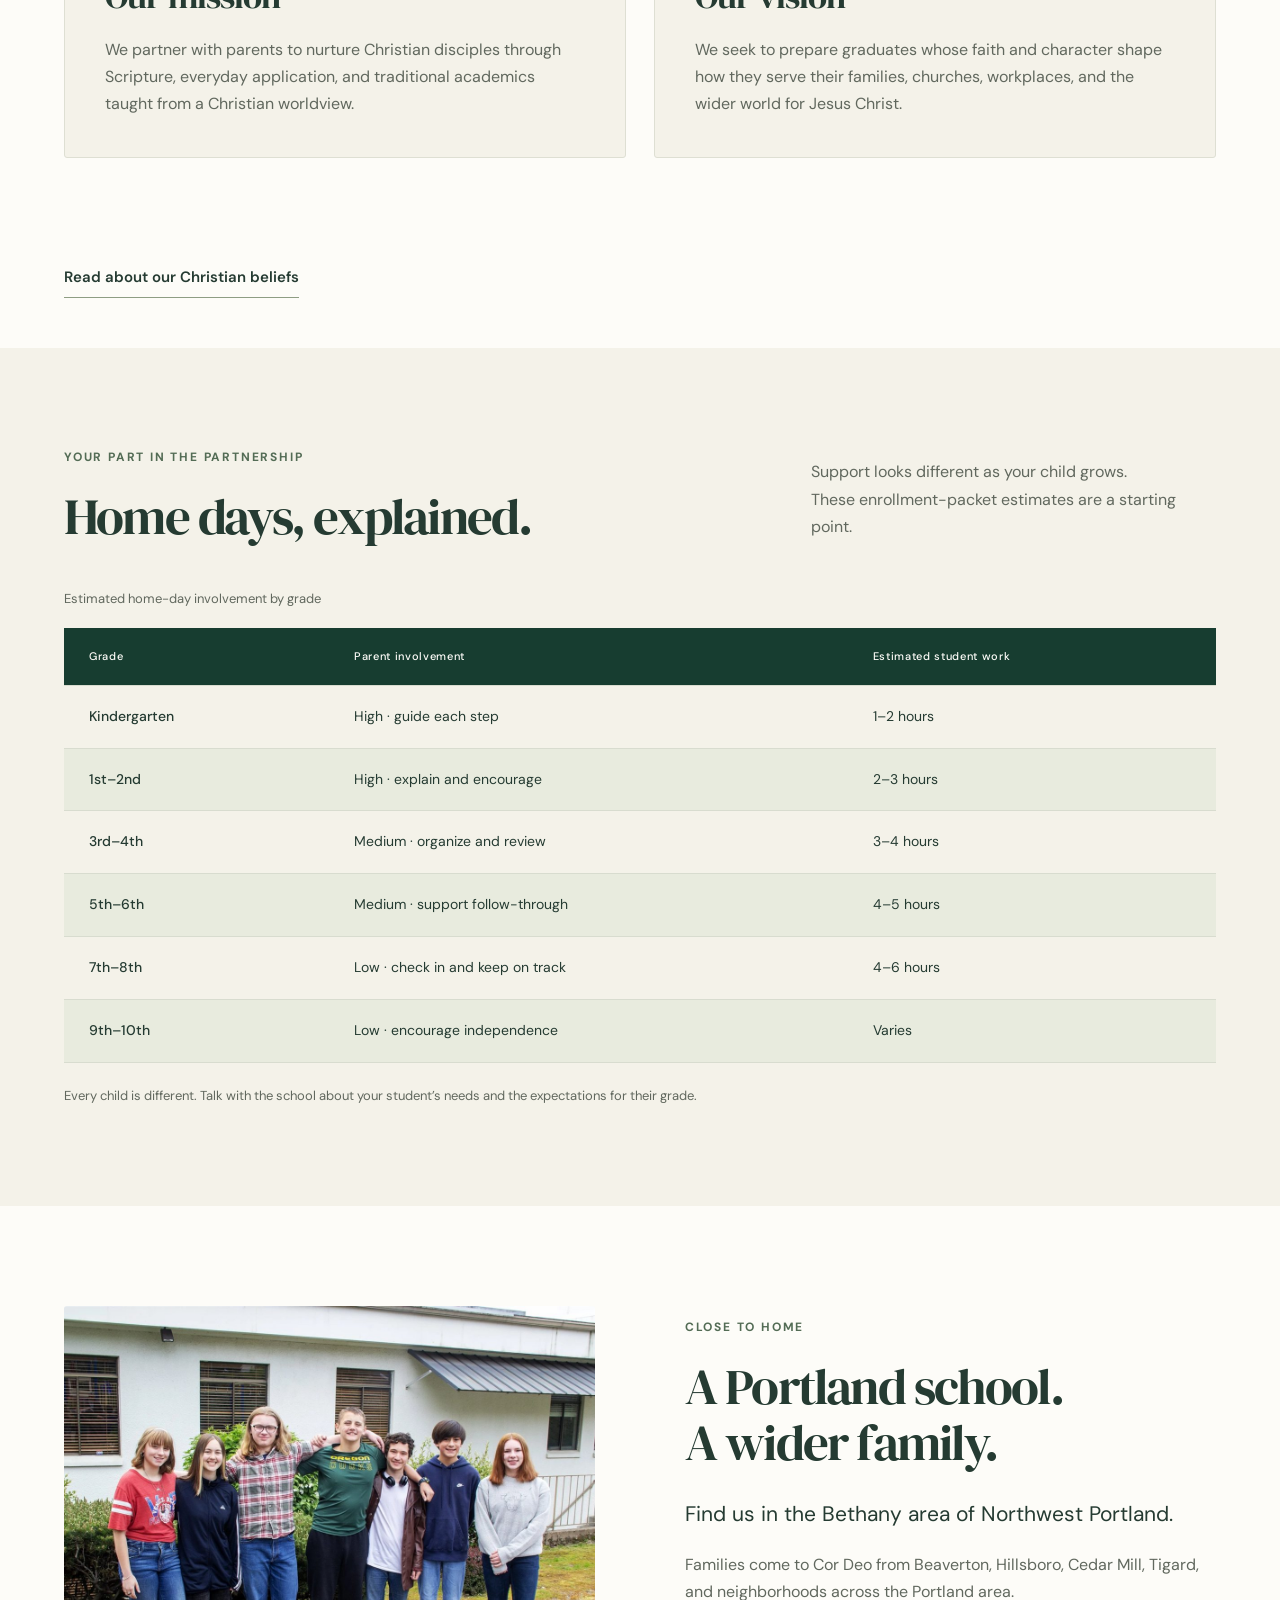
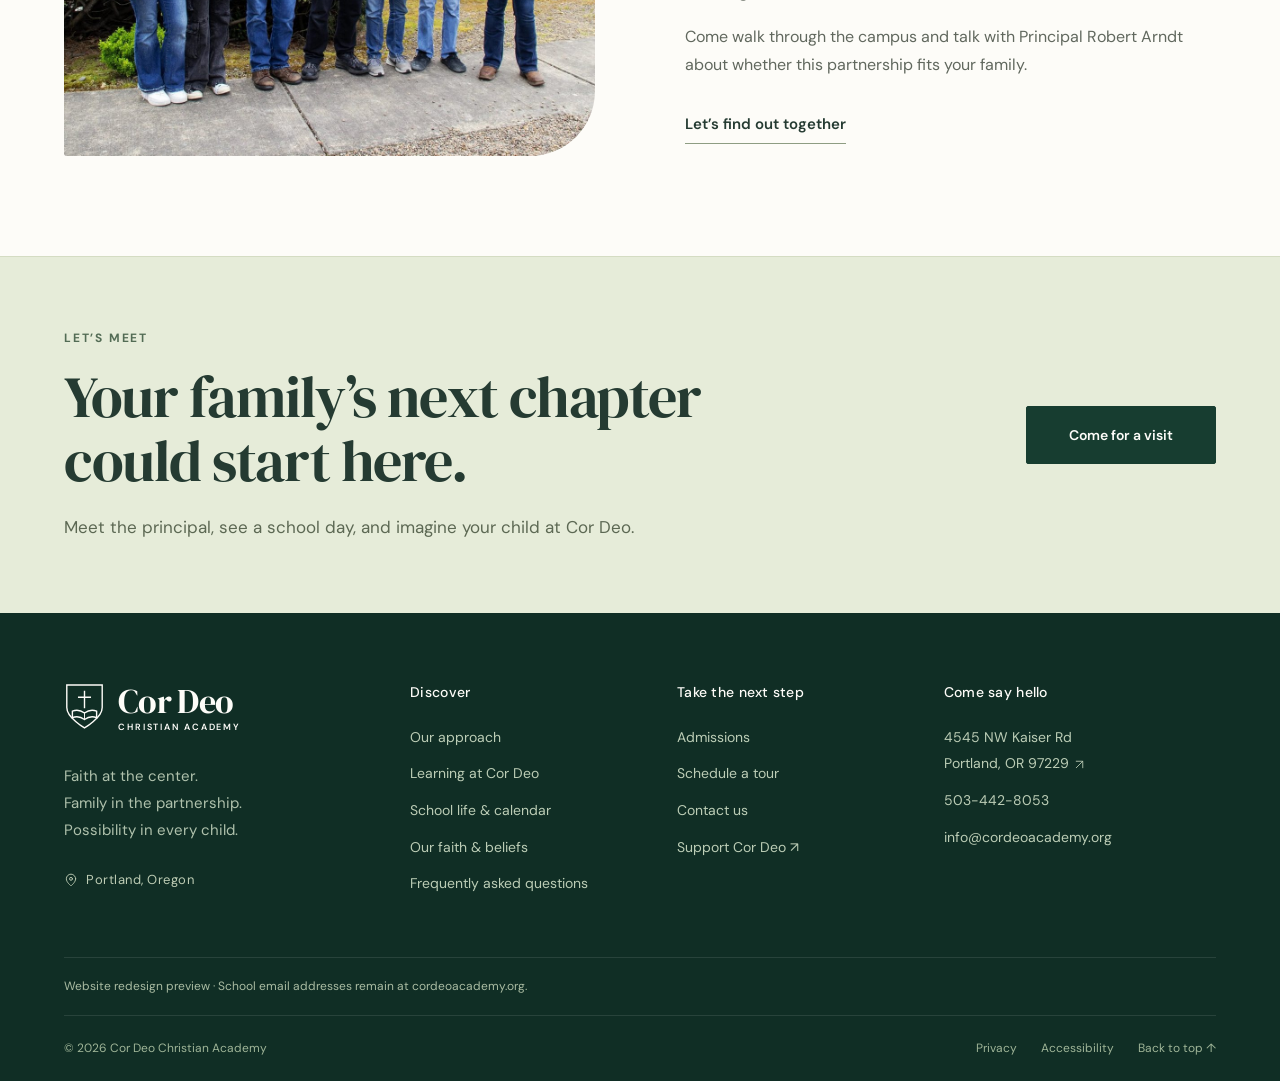
<file: about.html>
<!doctype html>
<html lang="en" id="top" class="no-js"><head><meta charset="utf-8"><meta name="viewport" content="width=device-width,initial-scale=1"><meta name="theme-color" content="#193c34"><title>Our Approach | Cor Deo Christian Academy</title><meta name="description" content="See how Cor Deo brings Christian classroom instruction and parent-guided home days together in a connected week of learning."><meta property="og:type" content="website"><meta property="og:title" content="Our Approach | Cor Deo Christian Academy"><meta property="og:description" content="See how Cor Deo brings Christian classroom instruction and parent-guided home days together in a connected week of learning."><meta property="og:image" content="https://samytesfa29-hash.github.io/cordeo-academy/assets/social-card.jpg"><meta property="og:image:alt" content="Students at Cor Deo Christian Academy"><meta name="twitter:card" content="summary_large_image"><link rel="icon" href="assets/favicon.svg" type="image/svg+xml"><link rel="stylesheet" href="assets/styles.css?v=3"><link rel="stylesheet" href="assets/experience.css?v=3"><link rel="stylesheet" href="assets/polish.css?v=3"><script src="assets/site.js?v=3" defer></script><script src="assets/experience.js?v=3" defer></script><script src="assets/polish.js?v=3" defer></script></head>
<body><a class="skip-link" href="#main">Skip to content</a>
    <div class="announcement"><div class="container"><span>A school and a family, on the same team.</span><a href="contact.html?reason=tour">Your next chapter starts with a visit</a></div></div>
    <header class="site-header"><div class="container header-inner"><a class="brand" href="index.html" aria-label="Cor Deo Christian Academy home"><svg class="brand-mark" width="43" height="51" viewBox="0 0 44 52" fill="none" aria-hidden="true"><path d="M3 3h38v24c0 11-19 22-19 22S3 38 3 27Z" stroke="currentColor" stroke-width="1.5"/><path d="M22 9v19M15 16h14M9 31c5-2 9-1 13 2 4-3 8-4 13-2v7c-5-2-9-1-13 2-4-3-8-4-13-2Z" stroke="currentColor" stroke-width="1.5"/><path d="M22 33v7" stroke="currentColor"/></svg><span><span class="brand-name">Cor Deo</span><span class="brand-sub">CHRISTIAN ACADEMY</span></span></a>
      <button class="menu-toggle" type="button" aria-controls="main-nav" aria-expanded="false"><span class="menu-lines" aria-hidden="true"></span><span class="menu-label">Menu</span></button>
      <nav id="main-nav" aria-label="Main navigation"><a href="about.html" aria-current="page">Our approach</a><a href="academics.html" >Learning</a><a href="admissions.html" >Admissions</a><a href="community.html" >School life</a><a class="nav-faq" href="faq.html">FAQs</a><a class="button button-small" href="contact.html?reason=tour">Visit our school <svg class="icon " width="24" height="24" viewBox="0 0 24 24" fill="none" stroke="currentColor" stroke-width="1.6" stroke-linecap="round" stroke-linejoin="round" aria-hidden="true"><path d="M6 18 18 6M6 6h12v12"/></svg></a></nav>
    </div></header><main id="main" tabindex="-1"><section class="page-intro has-photo"><div class="container"><div class="intro-copy"><div class="breadcrumb"><a href="index.html">Home</a><span>/</span>Our Approach</div><p class="eyebrow">OUR APPROACH</p><h1>Two places to learn.<br><em>One shared purpose.</em></h1><p class="lead">A Christian education that brings school and home together, with your family as an active partner.</p></div><div class="intro-photo"><img src="assets/students-on-the-stairs.jpg" alt="Cor Deo students and a teacher gathered on the school stairs" width="1200" height="800" fetchpriority="high"><span class="photo-corner" aria-hidden="true">+</span></div></div></section><nav class="container about-section-nav" aria-label="Explore our approach"><a href="#our-purpose">Our purpose</a><a href="#our-people">Our people</a><a href="faith.html">Our faith & beliefs</a><a href="#home-days">Home-day expectations</a></nav>
<section class="section"><div class="container split align-start"><div><p class="eyebrow">THE COR DEO PARTNERSHIP</p><h2>Your child’s education.<br>Our shared calling.</h2></div><div class="prose"><p class="lead">An education works best when the people who care about a child are working together.</p><p>Cor Deo’s university-model approach combines on-campus instruction with parent-guided days at home. Students spend three days with their teachers and peers and two days following teacher-prepared assignments with their families.</p><p>Teachers choose the curriculum and plan the lessons. Parents guide the follow-through. The result is a connected week of learning, grounded in a Christian worldview.</p></div></div></section>
<section class="section rhythm-section"><div class="container"><div class="section-heading"><div><p class="eyebrow">THE WEEK, AT A GLANCE</p><h2>A place for both<br>school and home.</h2></div><p>Choose a day to see how the partnership works.</p></div><div class="week-widget" data-week-widget><div class="week-tabs" role="tablist" aria-label="Explore the school week"><button type="button" role="tab" id="day-0" aria-selected="true" aria-controls="day-panel-0" tabindex="0"><span>Mon</span><span class="day-dot "></span><small>Campus</small></button><button type="button" role="tab" id="day-1" aria-selected="false" aria-controls="day-panel-1" tabindex="-1"><span>Tue</span><span class="day-dot home-dot"></span><small>Home</small></button><button type="button" role="tab" id="day-2" aria-selected="false" aria-controls="day-panel-2" tabindex="-1"><span>Wed</span><span class="day-dot "></span><small>Campus</small></button><button type="button" role="tab" id="day-3" aria-selected="false" aria-controls="day-panel-3" tabindex="-1"><span>Thu</span><span class="day-dot home-dot"></span><small>Home</small></button><button type="button" role="tab" id="day-4" aria-selected="false" aria-controls="day-panel-4" tabindex="-1"><span>Fri</span><span class="day-dot "></span><small>Campus</small></button></div><div class="week-panel" id="day-panel-0" role="tabpanel" aria-labelledby="day-0" tabindex="0" ><div class="week-panel-copy"><span class="icon-box"><svg class="icon " width="24" height="24" viewBox="0 0 24 24" fill="none" stroke="currentColor" stroke-width="1.6" stroke-linecap="round" stroke-linejoin="round" aria-hidden="true"><path d="M12 5v15M3 4c4-1 6 0 9 2 3-2 5-3 9-2v14c-4-1-6 0-9 2-3-2-5-3-9-2Z"/></svg></span><p class="eyebrow">MONDAY · ON CAMPUS</p><h3>Together on campus.</h3><p>A new week begins with classroom instruction, shared learning, and a Christian perspective woven into the school day.</p><a class="text-link" href="about.html">Get to know the model <svg class="icon " width="24" height="24" viewBox="0 0 24 24" fill="none" stroke="currentColor" stroke-width="1.6" stroke-linecap="round" stroke-linejoin="round" aria-hidden="true"><path d="M5 12h14m-6-6 6 6-6 6"/></svg></a></div><img src="assets/classroom-lesson.jpg" alt="A teacher leading a lesson in a Cor Deo classroom" width="720" height="520" loading="lazy"></div><div class="week-panel" id="day-panel-1" role="tabpanel" aria-labelledby="day-1" tabindex="0" hidden><div class="week-panel-copy"><span class="icon-box"><svg class="icon " width="24" height="24" viewBox="0 0 24 24" fill="none" stroke="currentColor" stroke-width="1.6" stroke-linecap="round" stroke-linejoin="round" aria-hidden="true"><path d="m3 11 9-8 9 8M5 10v11h14V10M10 21v-7h4v7"/></svg></span><p class="eyebrow">TUESDAY · AT HOME</p><h3>Learning comes home.</h3><p>Follow the assignments prepared by your child’s teachers. You provide guidance and encouragement; the school provides the plan.</p><a class="text-link" href="about.html">Get to know the model <svg class="icon " width="24" height="24" viewBox="0 0 24 24" fill="none" stroke="currentColor" stroke-width="1.6" stroke-linecap="round" stroke-linejoin="round" aria-hidden="true"><path d="M5 12h14m-6-6 6 6-6 6"/></svg></a></div><div class="home-day-visual"><div class="home-plan-paper"><span class="home-plan-label">A HOME-DAY ILLUSTRATION</span><h3>Teacher-planned.<br><em>Family-guided.</em></h3><div class="home-plan-row"><span class="plan-check" aria-hidden="true"></span><span>Clear assignments</span></div><div class="home-plan-row"><span class="plan-check" aria-hidden="true"></span><span>Space to practice</span></div><div class="home-plan-row"><span class="plan-check" aria-hidden="true"></span><span>A parent check-in</span></div><p>Follow your teacher’s actual plan.<br>Build the day around your child.</p></div></div></div><div class="week-panel" id="day-panel-2" role="tabpanel" aria-labelledby="day-2" tabindex="0" hidden><div class="week-panel-copy"><span class="icon-box"><svg class="icon " width="24" height="24" viewBox="0 0 24 24" fill="none" stroke="currentColor" stroke-width="1.6" stroke-linecap="round" stroke-linejoin="round" aria-hidden="true"><path d="M12 5v15M3 4c4-1 6 0 9 2 3-2 5-3 9-2v14c-4-1-6 0-9 2-3-2-5-3-9-2Z"/></svg></span><p class="eyebrow">WEDNESDAY · ON CAMPUS</p><h3>Reconnect. Ask. Discover.</h3><p>Back in the classroom, students learn with their teachers and peers, then take their next assignments home.</p><a class="text-link" href="about.html">Get to know the model <svg class="icon " width="24" height="24" viewBox="0 0 24 24" fill="none" stroke="currentColor" stroke-width="1.6" stroke-linecap="round" stroke-linejoin="round" aria-hidden="true"><path d="M5 12h14m-6-6 6 6-6 6"/></svg></a></div><img src="assets/classroom-lesson.jpg" alt="Students learning in a Cor Deo classroom" width="720" height="520" loading="lazy"></div><div class="week-panel" id="day-panel-3" role="tabpanel" aria-labelledby="day-3" tabindex="0" hidden><div class="week-panel-copy"><span class="icon-box"><svg class="icon " width="24" height="24" viewBox="0 0 24 24" fill="none" stroke="currentColor" stroke-width="1.6" stroke-linecap="round" stroke-linejoin="round" aria-hidden="true"><path d="m3 11 9-8 9 8M5 10v11h14V10M10 21v-7h4v7"/></svg></span><p class="eyebrow">THURSDAY · AT HOME</p><h3>Room to grow, together.</h3><p>Another teacher-planned home day gives your child time to practice and gives you an active part in their education.</p><a class="text-link" href="about.html">Get to know the model <svg class="icon " width="24" height="24" viewBox="0 0 24 24" fill="none" stroke="currentColor" stroke-width="1.6" stroke-linecap="round" stroke-linejoin="round" aria-hidden="true"><path d="M5 12h14m-6-6 6 6-6 6"/></svg></a></div><div class="home-day-visual"><div class="home-plan-paper"><span class="home-plan-label">A HOME-DAY ILLUSTRATION</span><h3>Teacher-planned.<br><em>Family-guided.</em></h3><div class="home-plan-row"><span class="plan-check" aria-hidden="true"></span><span>Clear assignments</span></div><div class="home-plan-row"><span class="plan-check" aria-hidden="true"></span><span>Space to practice</span></div><div class="home-plan-row"><span class="plan-check" aria-hidden="true"></span><span>A parent check-in</span></div><p>Follow your teacher’s actual plan.<br>Build the day around your child.</p></div></div></div><div class="week-panel" id="day-panel-4" role="tabpanel" aria-labelledby="day-4" tabindex="0" hidden><div class="week-panel-copy"><span class="icon-box"><svg class="icon " width="24" height="24" viewBox="0 0 24 24" fill="none" stroke="currentColor" stroke-width="1.6" stroke-linecap="round" stroke-linejoin="round" aria-hidden="true"><circle cx="9" cy="7" r="3"/><path d="M3 21v-3a6 6 0 0 1 12 0v3M16 4a3 3 0 0 1 0 6m3 11v-3a6 6 0 0 0-2-4"/></svg></span><p class="eyebrow">FRIDAY · ON CAMPUS</p><h3>Finish the week in community.</h3><p>Students return to campus for classroom learning and time together before the weekend.</p><a class="text-link" href="about.html">Get to know the model <svg class="icon " width="24" height="24" viewBox="0 0 24 24" fill="none" stroke="currentColor" stroke-width="1.6" stroke-linecap="round" stroke-linejoin="round" aria-hidden="true"><path d="M5 12h14m-6-6 6 6-6 6"/></svg></a></div><img src="assets/students-at-picnic-table.jpg" alt="Cor Deo students gathered at an outdoor picnic table" width="720" height="520" loading="lazy"></div></div><noscript><p class="notice">Campus days: Monday, Wednesday, Friday. Home days: Tuesday, Thursday. <a href="about.html">Read how the week works.</a></p></noscript></div></section>
<section class="section school-people" id="our-people"><div class="container"><div class="section-heading"><div><p class="eyebrow">PEOPLE YOU CAN REACH</p><h2>The partnership<br>starts with a conversation.</h2></div><p>Meet the school office contacts listed<br>in our 2026–27 enrollment packet.</p></div><div class="people-grid"><article><span class="people-initials" aria-hidden="true">RA</span><p class="eyebrow">PRINCIPAL</p><h3>Robert Arndt</h3><p>School visits, the parent partnership, and your child’s next step.</p><a href="mailto:rarndt@cordeoacademy.org">Email Robert</a></article><article><span class="people-initials" aria-hidden="true">JC</span><p class="eyebrow">OFFICE MANAGER</p><h3>Jen Carty</h3><p>Registration paperwork and questions about the enrollment process.</p><a href="mailto:jcarty@cordeoacademy.org">Email Jen</a></article><article><span class="people-initials" aria-hidden="true">JH</span><p class="eyebrow">DIRECTOR OF FINANCE</p><h3>Jill Hartzell</h3><p>Tuition information and questions about school payment arrangements.</p><a href="mailto:jhartzell@cordeoacademy.org">Email Jill</a></article></div></div></section><section class="section" id="our-purpose"><div class="container"><div class="section-heading"><div><p class="eyebrow">WHAT GUIDES US</p><h2>Faith is our foundation.</h2></div><p>Christian discipleship connects what students learn<br>with who they are becoming.</p></div><div class="purpose-grid"><article><span class="icon-box"><svg class="icon " width="24" height="24" viewBox="0 0 24 24" fill="none" stroke="currentColor" stroke-width="1.6" stroke-linecap="round" stroke-linejoin="round" aria-hidden="true"><path d="M12 3v18M5 9h14"/></svg></span><h3>Our mission</h3><p>We partner with parents to nurture Christian disciples through Scripture, everyday application, and traditional academics taught from a Christian worldview.</p></article><article><span class="icon-box"><svg class="icon " width="24" height="24" viewBox="0 0 24 24" fill="none" stroke="currentColor" stroke-width="1.6" stroke-linecap="round" stroke-linejoin="round" aria-hidden="true"><path d="M6 18 18 6M6 6h12v12"/></svg></span><h3>Our vision</h3><p>We seek to prepare graduates whose faith and character shape how they serve their families, churches, workplaces, and the wider world for Jesus Christ.</p></article></div></div></section>
<div class="container faith-inline-link"><a class="text-link" href="faith.html">Read about our Christian beliefs</a></div><section class="section home-days-section" id="home-days"><div class="container"><div class="section-heading"><div><p class="eyebrow">YOUR PART IN THE PARTNERSHIP</p><h2>Home days, explained.</h2></div><p>Support looks different as your child grows.<br>These enrollment-packet estimates are a starting point.</p></div><div class="table-wrap"><table><caption>Estimated home-day involvement by grade</caption><thead><tr><th scope="col">Grade</th><th scope="col">Parent involvement</th><th scope="col">Estimated student work</th></tr></thead><tbody><tr><th scope="row">Kindergarten</th><td>High · guide each step</td><td>1–2 hours</td></tr><tr><th scope="row">1st–2nd</th><td>High · explain and encourage</td><td>2–3 hours</td></tr><tr><th scope="row">3rd–4th</th><td>Medium · organize and review</td><td>3–4 hours</td></tr><tr><th scope="row">5th–6th</th><td>Medium · support follow-through</td><td>4–5 hours</td></tr><tr><th scope="row">7th–8th</th><td>Low · check in and keep on track</td><td>4–6 hours</td></tr><tr><th scope="row">9th–10th</th><td>Low · encourage independence</td><td>Varies</td></tr></tbody></table></div><p class="small-note">Every child is different. Talk with the school about your student’s needs and the expectations for their grade.</p></div></section>
<section class="section"><div class="container split"><img class="feature-image" src="assets/students-outside-the-school.jpg" alt="Cor Deo students gathered outside the school" width="1000" height="900" loading="lazy"><div class="section-copy"><p class="eyebrow">CLOSE TO HOME</p><h2>A Portland school.<br>A wider family.</h2><p class="lead">Find us in the Bethany area of Northwest Portland.</p><p>Families come to Cor Deo from Beaverton, Hillsboro, Cedar Mill, Tigard, and neighborhoods across the Portland area.</p><p>Come walk through the campus and talk with Principal Robert Arndt about whether this partnership fits your family.</p><a class="text-link" href="contact.html?reason=tour">Let’s find out together <svg class="icon " width="24" height="24" viewBox="0 0 24 24" fill="none" stroke="currentColor" stroke-width="1.6" stroke-linecap="round" stroke-linejoin="round" aria-hidden="true"><path d="M5 12h14m-6-6 6 6-6 6"/></svg></a></div></div></section><section class="visit-cta"><div class="container visit-inner"><div><p class="eyebrow">LET’S MEET</p><h2>Your family’s next chapter<br>could start here.</h2><p>Meet the principal, see a school day, and imagine your child at Cor Deo.</p></div><a class="button button-light" href="contact.html?reason=tour">Come for a visit <svg class="icon " width="24" height="24" viewBox="0 0 24 24" fill="none" stroke="currentColor" stroke-width="1.6" stroke-linecap="round" stroke-linejoin="round" aria-hidden="true"><path d="M6 18 18 6M6 6h12v12"/></svg></a><span class="cta-decoration" aria-hidden="true">✳</span></div></section>
</main><footer class="site-footer"><div class="container footer-main"><div class="footer-brand"><a class="brand" href="index.html" aria-label="Cor Deo Christian Academy home"><svg class="brand-mark" width="43" height="51" viewBox="0 0 44 52" fill="none" aria-hidden="true"><path d="M3 3h38v24c0 11-19 22-19 22S3 38 3 27Z" stroke="currentColor" stroke-width="1.5"/><path d="M22 9v19M15 16h14M9 31c5-2 9-1 13 2 4-3 8-4 13-2v7c-5-2-9-1-13 2-4-3-8-4-13-2Z" stroke="currentColor" stroke-width="1.5"/><path d="M22 33v7" stroke="currentColor"/></svg><span><span class="brand-name">Cor Deo</span><span class="brand-sub">CHRISTIAN ACADEMY</span></span></a><p>Faith at the center.<br>Family in the partnership.<br>Possibility in every child.</p><span class="footer-location"><svg class="icon " width="24" height="24" viewBox="0 0 24 24" fill="none" stroke="currentColor" stroke-width="1.6" stroke-linecap="round" stroke-linejoin="round" aria-hidden="true"><path d="M20 10c0 6-8 12-8 12S4 16 4 10a8 8 0 1 1 16 0Z"/><circle cx="12" cy="10" r="2.5"/></svg> Portland, Oregon</span></div>
      <div><h2>Discover</h2><a href="about.html">Our approach</a><a href="academics.html">Learning at Cor Deo</a><a href="community.html">School life & calendar</a><a href="faith.html">Our faith & beliefs</a><a href="faq.html">Frequently asked questions</a></div>
      <div><h2>Take the next step</h2><a href="admissions.html">Admissions</a><a href="contact.html?reason=tour">Schedule a tour</a><a href="contact.html">Contact us</a><a href="donate.html" target="_blank" rel="noopener noreferrer">Support Cor Deo ↗</a></div>
      <div><h2>Come say hello</h2><a href="https://www.google.com/maps/search/?api=1&query=4545+NW+Kaiser+Rd+Portland+OR+97229" target="_blank" rel="noopener noreferrer">4545 NW Kaiser Rd<br>Portland, OR 97229 <svg class="icon " width="24" height="24" viewBox="0 0 24 24" fill="none" stroke="currentColor" stroke-width="1.6" stroke-linecap="round" stroke-linejoin="round" aria-hidden="true"><path d="M6 18 18 6M6 6h12v12"/></svg></a><a href="tel:+15034428053">503-442-8053</a><a href="mailto:info@cordeoacademy.org">info@cordeoacademy.org</a></div>
    </div><div class="container preview-note" data-preview-note>Website redesign preview · School email addresses remain at cordeoacademy.org.</div><div class="container footer-bottom"><span>© <span data-year>2026</span> Cor Deo Christian Academy</span><div><a href="privacy.html">Privacy</a><a href="accessibility.html">Accessibility</a><a href="#top">Back to top ↑</a></div></div></footer></body></html>
</file>
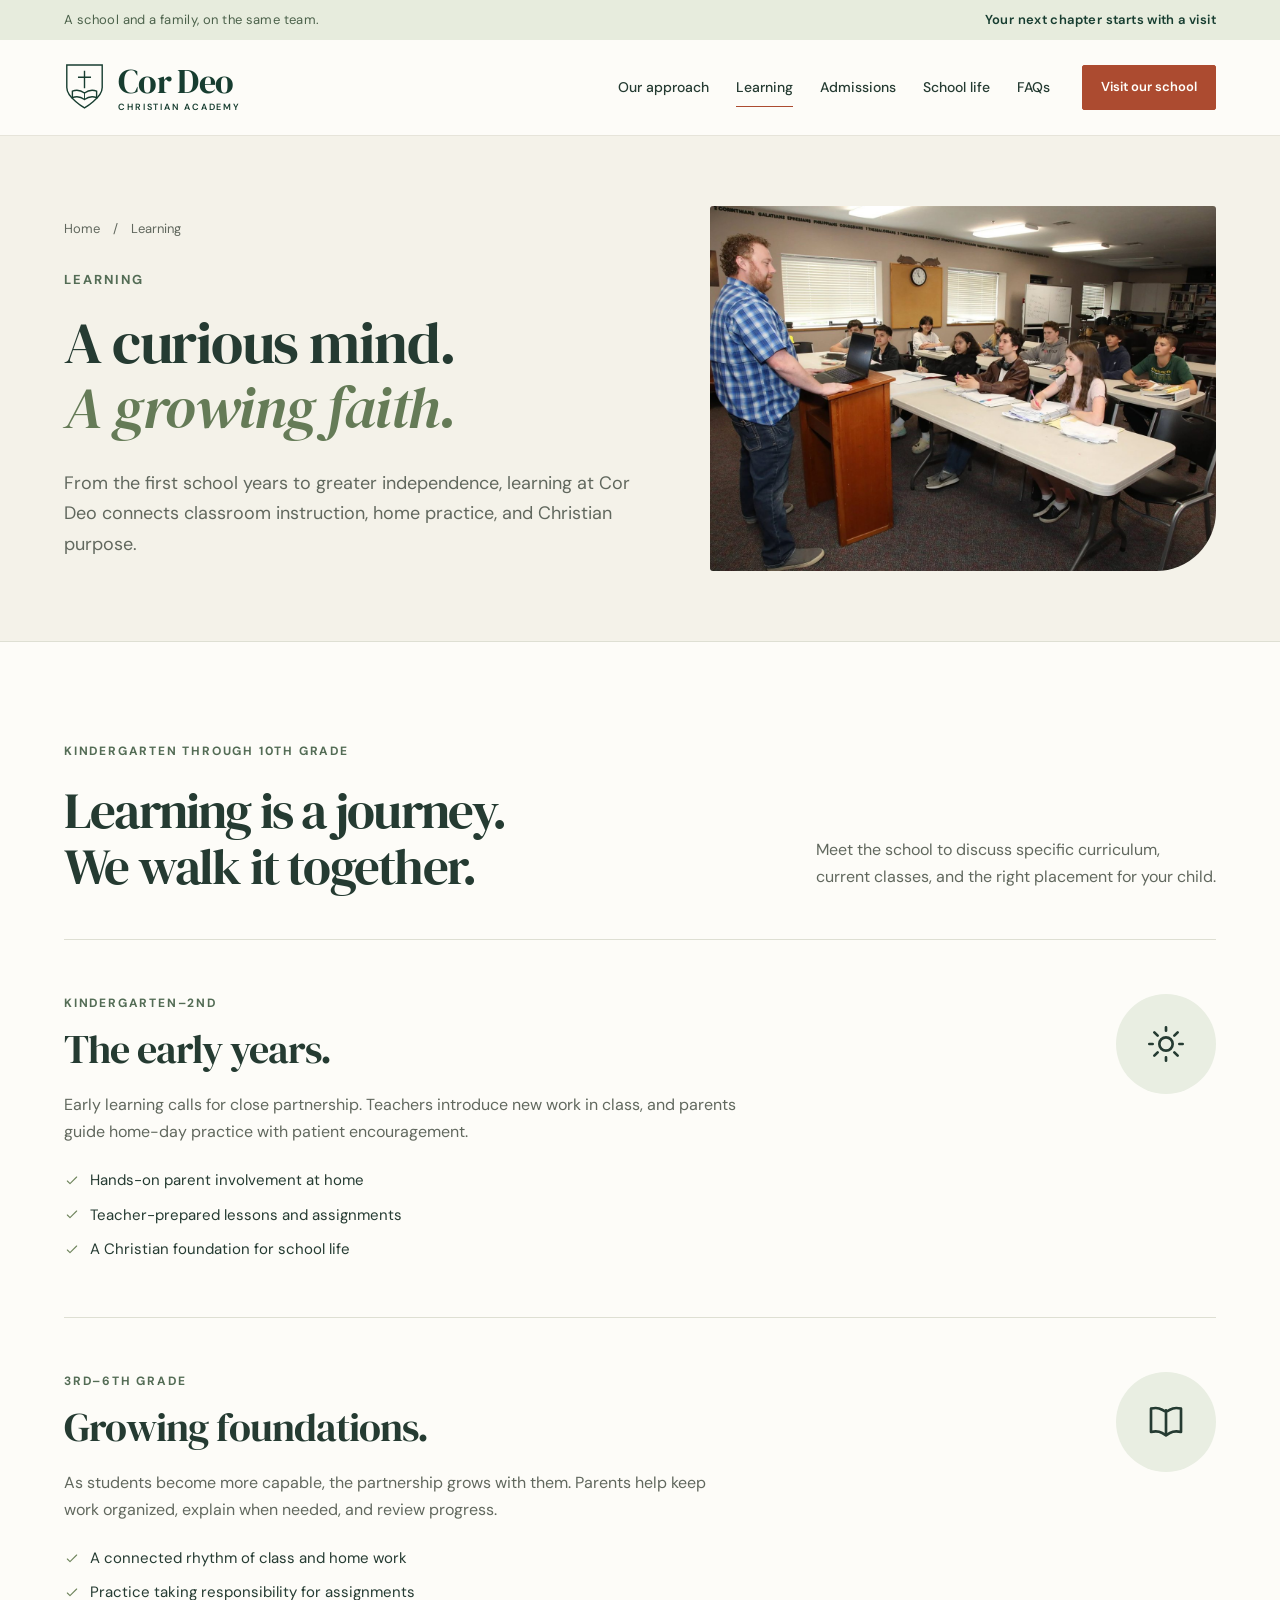
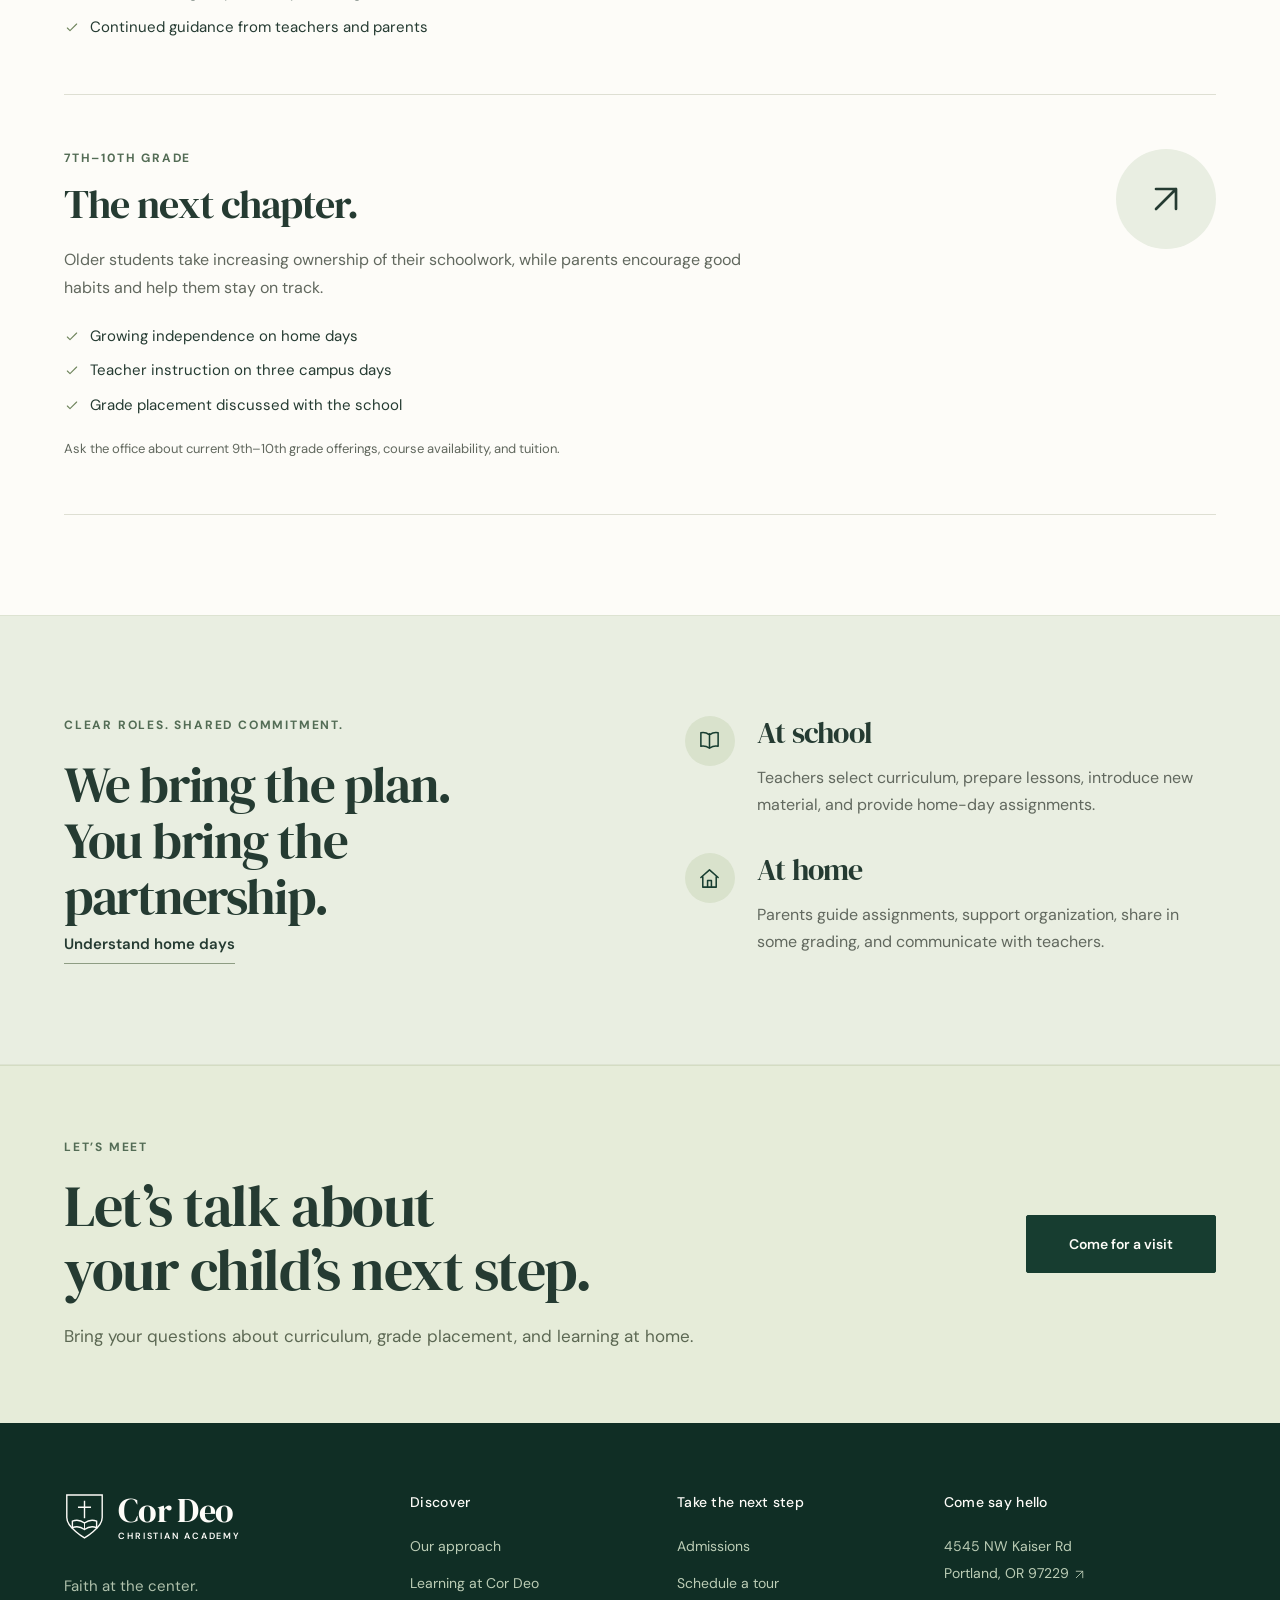
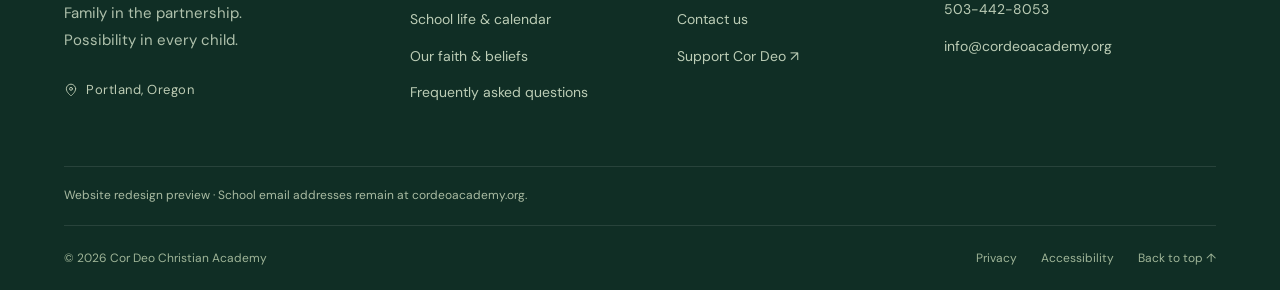
<file: academics.html>
<!doctype html>
<html lang="en" id="top" class="no-js"><head><meta charset="utf-8"><meta name="viewport" content="width=device-width,initial-scale=1"><meta name="theme-color" content="#193c34"><title>Learning | Cor Deo Christian Academy</title><meta name="description" content="Explore the stages of learning at Cor Deo, from kindergarten through 10th grade, and the roles of teachers and parents."><meta property="og:type" content="website"><meta property="og:title" content="Learning | Cor Deo Christian Academy"><meta property="og:description" content="Explore the stages of learning at Cor Deo, from kindergarten through 10th grade, and the roles of teachers and parents."><meta property="og:image" content="https://samytesfa29-hash.github.io/cordeo-academy/assets/social-card.jpg"><meta property="og:image:alt" content="Students at Cor Deo Christian Academy"><meta name="twitter:card" content="summary_large_image"><link rel="icon" href="assets/favicon.svg" type="image/svg+xml"><link rel="stylesheet" href="assets/styles.css?v=3"><link rel="stylesheet" href="assets/experience.css?v=3"><link rel="stylesheet" href="assets/polish.css?v=3"><script src="assets/site.js?v=3" defer></script><script src="assets/experience.js?v=3" defer></script><script src="assets/polish.js?v=3" defer></script></head>
<body><a class="skip-link" href="#main">Skip to content</a>
    <div class="announcement"><div class="container"><span>A school and a family, on the same team.</span><a href="contact.html?reason=tour">Your next chapter starts with a visit</a></div></div>
    <header class="site-header"><div class="container header-inner"><a class="brand" href="index.html" aria-label="Cor Deo Christian Academy home"><svg class="brand-mark" width="43" height="51" viewBox="0 0 44 52" fill="none" aria-hidden="true"><path d="M3 3h38v24c0 11-19 22-19 22S3 38 3 27Z" stroke="currentColor" stroke-width="1.5"/><path d="M22 9v19M15 16h14M9 31c5-2 9-1 13 2 4-3 8-4 13-2v7c-5-2-9-1-13 2-4-3-8-4-13-2Z" stroke="currentColor" stroke-width="1.5"/><path d="M22 33v7" stroke="currentColor"/></svg><span><span class="brand-name">Cor Deo</span><span class="brand-sub">CHRISTIAN ACADEMY</span></span></a>
      <button class="menu-toggle" type="button" aria-controls="main-nav" aria-expanded="false"><span class="menu-lines" aria-hidden="true"></span><span class="menu-label">Menu</span></button>
      <nav id="main-nav" aria-label="Main navigation"><a href="about.html" >Our approach</a><a href="academics.html" aria-current="page">Learning</a><a href="admissions.html" >Admissions</a><a href="community.html" >School life</a><a class="nav-faq" href="faq.html">FAQs</a><a class="button button-small" href="contact.html?reason=tour">Visit our school <svg class="icon " width="24" height="24" viewBox="0 0 24 24" fill="none" stroke="currentColor" stroke-width="1.6" stroke-linecap="round" stroke-linejoin="round" aria-hidden="true"><path d="M6 18 18 6M6 6h12v12"/></svg></a></nav>
    </div></header><main id="main" tabindex="-1"><section class="page-intro has-photo"><div class="container"><div class="intro-copy"><div class="breadcrumb"><a href="index.html">Home</a><span>/</span>Learning</div><p class="eyebrow">LEARNING</p><h1>A curious mind.<br><em>A growing faith.</em></h1><p class="lead">From the first school years to greater independence, learning at Cor Deo connects classroom instruction, home practice, and Christian purpose.</p></div><div class="intro-photo"><img src="assets/classroom-lesson.jpg" alt="Teacher and students working together in a Cor Deo classroom" width="1200" height="800" fetchpriority="high"><span class="photo-corner" aria-hidden="true">+</span></div></div></section>
<section class="section"><div class="container"><div class="section-heading"><div><p class="eyebrow">KINDERGARTEN THROUGH 10TH GRADE</p><h2>Learning is a journey.<br>We walk it together.</h2></div><p>Meet the school to discuss specific curriculum,<br>current classes, and the right placement for your child.</p></div><div class="stage-list"><article class="stage" id="early-years"><span class="stage-index">01</span><div><p class="eyebrow">KINDERGARTEN–2ND</p><h3>The early years.</h3><p>Early learning calls for close partnership. Teachers introduce new work in class, and parents guide home-day practice with patient encouragement.</p><ul class="check-list"><li><svg class="icon " width="24" height="24" viewBox="0 0 24 24" fill="none" stroke="currentColor" stroke-width="1.6" stroke-linecap="round" stroke-linejoin="round" aria-hidden="true"><path d="m5 12 4 4L19 6"/></svg>Hands-on parent involvement at home</li><li><svg class="icon " width="24" height="24" viewBox="0 0 24 24" fill="none" stroke="currentColor" stroke-width="1.6" stroke-linecap="round" stroke-linejoin="round" aria-hidden="true"><path d="m5 12 4 4L19 6"/></svg>Teacher-prepared lessons and assignments</li><li><svg class="icon " width="24" height="24" viewBox="0 0 24 24" fill="none" stroke="currentColor" stroke-width="1.6" stroke-linecap="round" stroke-linejoin="round" aria-hidden="true"><path d="m5 12 4 4L19 6"/></svg>A Christian foundation for school life</li></ul></div><span class="stage-icon"><svg class="icon " width="24" height="24" viewBox="0 0 24 24" fill="none" stroke="currentColor" stroke-width="1.6" stroke-linecap="round" stroke-linejoin="round" aria-hidden="true"><circle cx="12" cy="12" r="4"/><path d="M12 2v2m0 16v2M2 12h2m16 0h2M5 5l2 2m10 10 2 2M5 19l2-2M17 7l2-2"/></svg></span></article><article class="stage" id="elementary"><span class="stage-index">02</span><div><p class="eyebrow">3RD–6TH GRADE</p><h3>Growing foundations.</h3><p>As students become more capable, the partnership grows with them. Parents help keep work organized, explain when needed, and review progress.</p><ul class="check-list"><li><svg class="icon " width="24" height="24" viewBox="0 0 24 24" fill="none" stroke="currentColor" stroke-width="1.6" stroke-linecap="round" stroke-linejoin="round" aria-hidden="true"><path d="m5 12 4 4L19 6"/></svg>A connected rhythm of class and home work</li><li><svg class="icon " width="24" height="24" viewBox="0 0 24 24" fill="none" stroke="currentColor" stroke-width="1.6" stroke-linecap="round" stroke-linejoin="round" aria-hidden="true"><path d="m5 12 4 4L19 6"/></svg>Practice taking responsibility for assignments</li><li><svg class="icon " width="24" height="24" viewBox="0 0 24 24" fill="none" stroke="currentColor" stroke-width="1.6" stroke-linecap="round" stroke-linejoin="round" aria-hidden="true"><path d="m5 12 4 4L19 6"/></svg>Continued guidance from teachers and parents</li></ul></div><span class="stage-icon"><svg class="icon " width="24" height="24" viewBox="0 0 24 24" fill="none" stroke="currentColor" stroke-width="1.6" stroke-linecap="round" stroke-linejoin="round" aria-hidden="true"><path d="M12 5v15M3 4c4-1 6 0 9 2 3-2 5-3 9-2v14c-4-1-6 0-9 2-3-2-5-3-9-2Z"/></svg></span></article><article class="stage" id="upper-grades"><span class="stage-index">03</span><div><p class="eyebrow">7TH–10TH GRADE</p><h3>The next chapter.</h3><p>Older students take increasing ownership of their schoolwork, while parents encourage good habits and help them stay on track.</p><ul class="check-list"><li><svg class="icon " width="24" height="24" viewBox="0 0 24 24" fill="none" stroke="currentColor" stroke-width="1.6" stroke-linecap="round" stroke-linejoin="round" aria-hidden="true"><path d="m5 12 4 4L19 6"/></svg>Growing independence on home days</li><li><svg class="icon " width="24" height="24" viewBox="0 0 24 24" fill="none" stroke="currentColor" stroke-width="1.6" stroke-linecap="round" stroke-linejoin="round" aria-hidden="true"><path d="m5 12 4 4L19 6"/></svg>Teacher instruction on three campus days</li><li><svg class="icon " width="24" height="24" viewBox="0 0 24 24" fill="none" stroke="currentColor" stroke-width="1.6" stroke-linecap="round" stroke-linejoin="round" aria-hidden="true"><path d="m5 12 4 4L19 6"/></svg>Grade placement discussed with the school</li></ul><p class="small-note">Ask the office about current 9th–10th grade offerings, course availability, and tuition.</p></div><span class="stage-icon"><svg class="icon " width="24" height="24" viewBox="0 0 24 24" fill="none" stroke="currentColor" stroke-width="1.6" stroke-linecap="round" stroke-linejoin="round" aria-hidden="true"><path d="M6 18 18 6M6 6h12v12"/></svg></span></article></div></div></section>
<section class="section rhythm-section"><div class="container split align-start"><div><p class="eyebrow">CLEAR ROLES. SHARED COMMITMENT.</p><h2>We bring the plan.<br>You bring the partnership.</h2><a class="text-link" href="about.html#home-days">Understand home days <svg class="icon " width="24" height="24" viewBox="0 0 24 24" fill="none" stroke="currentColor" stroke-width="1.6" stroke-linecap="round" stroke-linejoin="round" aria-hidden="true"><path d="M5 12h14m-6-6 6 6-6 6"/></svg></a></div><div class="role-stack"><article><span class="icon-box"><svg class="icon " width="24" height="24" viewBox="0 0 24 24" fill="none" stroke="currentColor" stroke-width="1.6" stroke-linecap="round" stroke-linejoin="round" aria-hidden="true"><path d="M12 5v15M3 4c4-1 6 0 9 2 3-2 5-3 9-2v14c-4-1-6 0-9 2-3-2-5-3-9-2Z"/></svg></span><div><h3>At school</h3><p>Teachers select curriculum, prepare lessons, introduce new material, and provide home-day assignments.</p></div></article><article><span class="icon-box"><svg class="icon " width="24" height="24" viewBox="0 0 24 24" fill="none" stroke="currentColor" stroke-width="1.6" stroke-linecap="round" stroke-linejoin="round" aria-hidden="true"><path d="m3 11 9-8 9 8M5 10v11h14V10M10 21v-7h4v7"/></svg></span><div><h3>At home</h3><p>Parents guide assignments, support organization, share in some grading, and communicate with teachers.</p></div></article></div></div></section><section class="visit-cta"><div class="container visit-inner"><div><p class="eyebrow">LET’S MEET</p><h2>Let’s talk about<br>your child’s next step.</h2><p>Bring your questions about curriculum, grade placement, and learning at home.</p></div><a class="button button-light" href="contact.html?reason=tour">Come for a visit <svg class="icon " width="24" height="24" viewBox="0 0 24 24" fill="none" stroke="currentColor" stroke-width="1.6" stroke-linecap="round" stroke-linejoin="round" aria-hidden="true"><path d="M6 18 18 6M6 6h12v12"/></svg></a><span class="cta-decoration" aria-hidden="true">✳</span></div></section>
</main><footer class="site-footer"><div class="container footer-main"><div class="footer-brand"><a class="brand" href="index.html" aria-label="Cor Deo Christian Academy home"><svg class="brand-mark" width="43" height="51" viewBox="0 0 44 52" fill="none" aria-hidden="true"><path d="M3 3h38v24c0 11-19 22-19 22S3 38 3 27Z" stroke="currentColor" stroke-width="1.5"/><path d="M22 9v19M15 16h14M9 31c5-2 9-1 13 2 4-3 8-4 13-2v7c-5-2-9-1-13 2-4-3-8-4-13-2Z" stroke="currentColor" stroke-width="1.5"/><path d="M22 33v7" stroke="currentColor"/></svg><span><span class="brand-name">Cor Deo</span><span class="brand-sub">CHRISTIAN ACADEMY</span></span></a><p>Faith at the center.<br>Family in the partnership.<br>Possibility in every child.</p><span class="footer-location"><svg class="icon " width="24" height="24" viewBox="0 0 24 24" fill="none" stroke="currentColor" stroke-width="1.6" stroke-linecap="round" stroke-linejoin="round" aria-hidden="true"><path d="M20 10c0 6-8 12-8 12S4 16 4 10a8 8 0 1 1 16 0Z"/><circle cx="12" cy="10" r="2.5"/></svg> Portland, Oregon</span></div>
      <div><h2>Discover</h2><a href="about.html">Our approach</a><a href="academics.html">Learning at Cor Deo</a><a href="community.html">School life & calendar</a><a href="faith.html">Our faith & beliefs</a><a href="faq.html">Frequently asked questions</a></div>
      <div><h2>Take the next step</h2><a href="admissions.html">Admissions</a><a href="contact.html?reason=tour">Schedule a tour</a><a href="contact.html">Contact us</a><a href="donate.html" target="_blank" rel="noopener noreferrer">Support Cor Deo ↗</a></div>
      <div><h2>Come say hello</h2><a href="https://www.google.com/maps/search/?api=1&query=4545+NW+Kaiser+Rd+Portland+OR+97229" target="_blank" rel="noopener noreferrer">4545 NW Kaiser Rd<br>Portland, OR 97229 <svg class="icon " width="24" height="24" viewBox="0 0 24 24" fill="none" stroke="currentColor" stroke-width="1.6" stroke-linecap="round" stroke-linejoin="round" aria-hidden="true"><path d="M6 18 18 6M6 6h12v12"/></svg></a><a href="tel:+15034428053">503-442-8053</a><a href="mailto:info@cordeoacademy.org">info@cordeoacademy.org</a></div>
    </div><div class="container preview-note" data-preview-note>Website redesign preview · School email addresses remain at cordeoacademy.org.</div><div class="container footer-bottom"><span>© <span data-year>2026</span> Cor Deo Christian Academy</span><div><a href="privacy.html">Privacy</a><a href="accessibility.html">Accessibility</a><a href="#top">Back to top ↑</a></div></div></footer></body></html>
</file>
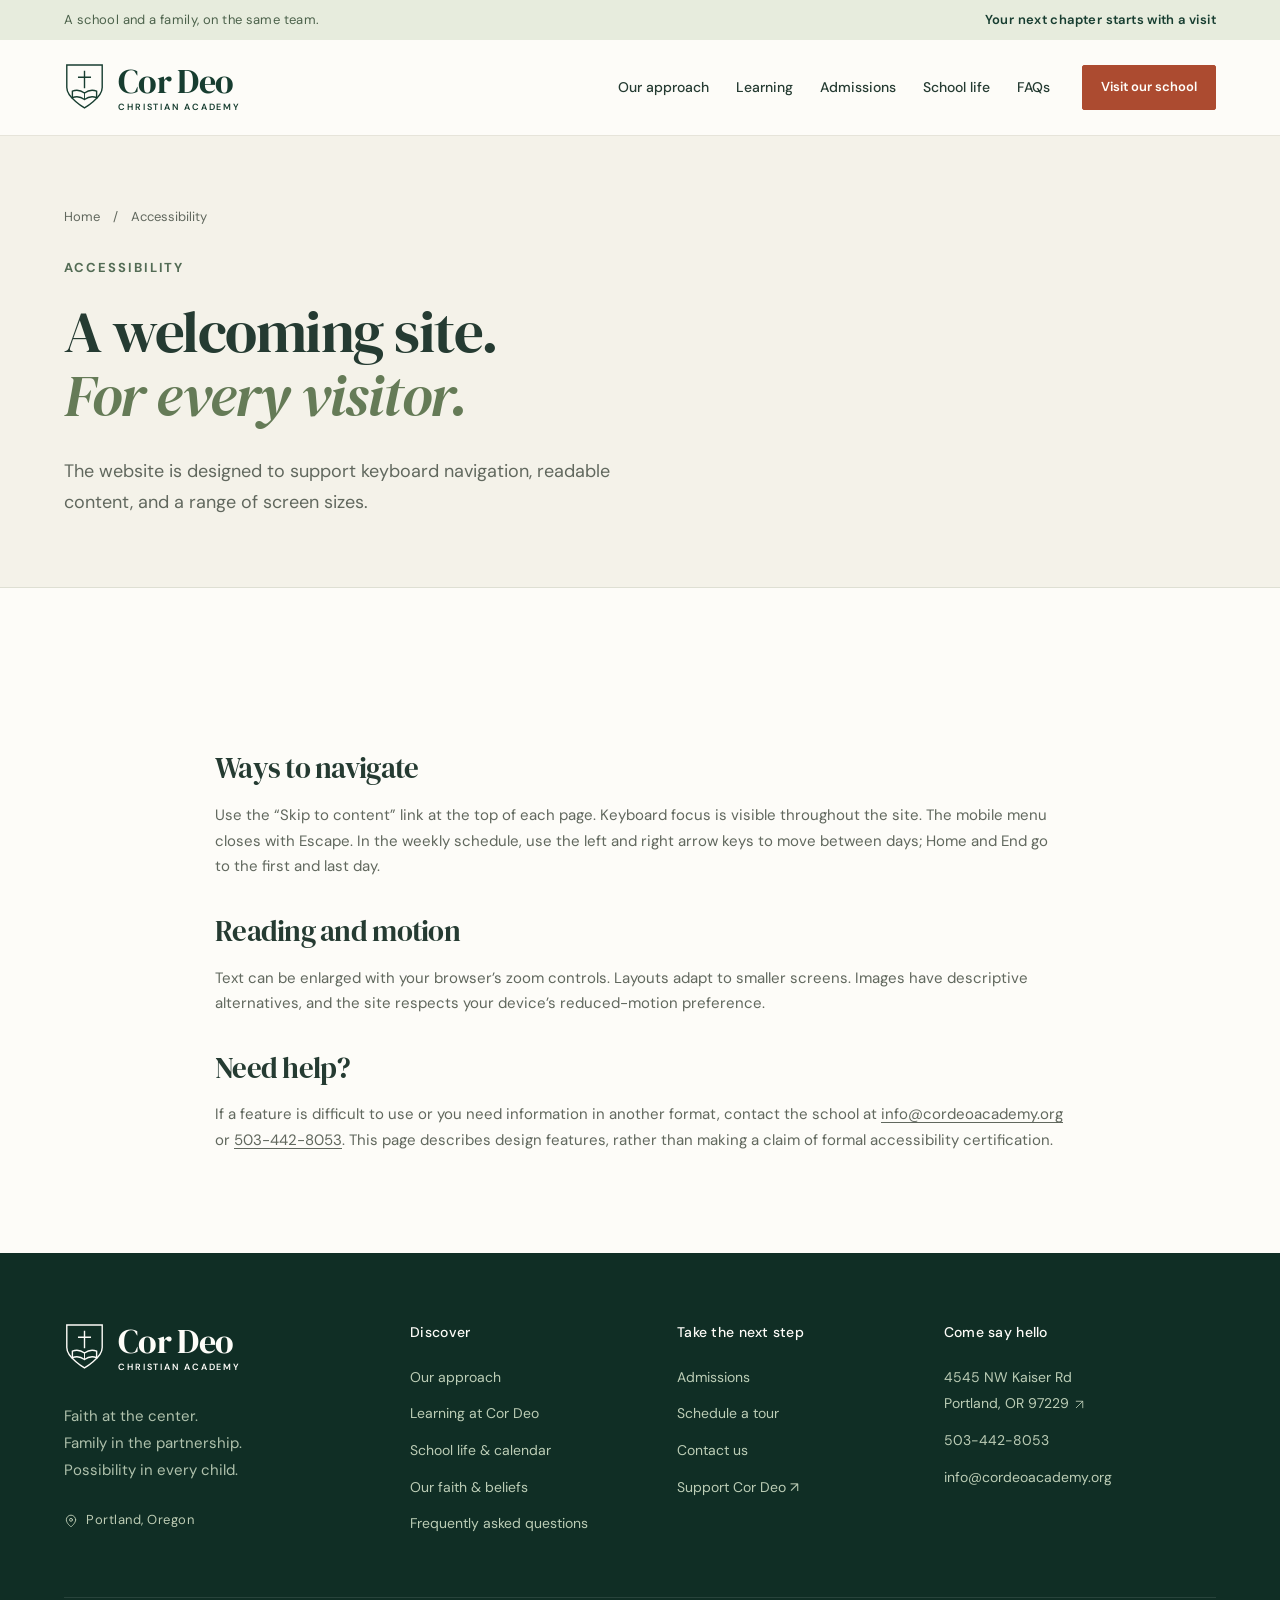
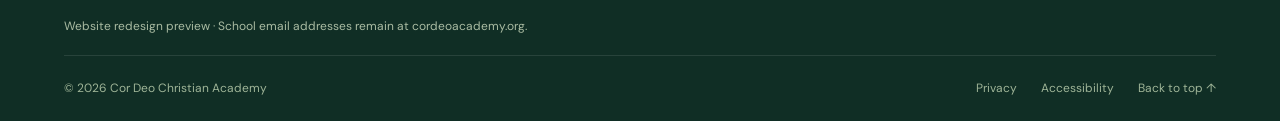
<file: accessibility.html>
<!doctype html>
<html lang="en" id="top" class="no-js"><head><meta charset="utf-8"><meta name="viewport" content="width=device-width,initial-scale=1"><meta name="theme-color" content="#193c34"><title>Accessibility | Cor Deo Christian Academy</title><meta name="description" content="Learn about keyboard navigation, readable content, reduced motion, and accessibility support on this website."><meta property="og:type" content="website"><meta property="og:title" content="Accessibility | Cor Deo Christian Academy"><meta property="og:description" content="Learn about keyboard navigation, readable content, reduced motion, and accessibility support on this website."><meta property="og:image" content="https://samytesfa29-hash.github.io/cordeo-academy/assets/social-card.jpg"><meta property="og:image:alt" content="Students at Cor Deo Christian Academy"><meta name="twitter:card" content="summary_large_image"><link rel="icon" href="assets/favicon.svg" type="image/svg+xml"><link rel="stylesheet" href="assets/styles.css?v=3"><link rel="stylesheet" href="assets/experience.css?v=3"><link rel="stylesheet" href="assets/polish.css?v=3"><script src="assets/site.js?v=3" defer></script><script src="assets/experience.js?v=3" defer></script><script src="assets/polish.js?v=3" defer></script></head>
<body><a class="skip-link" href="#main">Skip to content</a>
    <div class="announcement"><div class="container"><span>A school and a family, on the same team.</span><a href="contact.html?reason=tour">Your next chapter starts with a visit</a></div></div>
    <header class="site-header"><div class="container header-inner"><a class="brand" href="index.html" aria-label="Cor Deo Christian Academy home"><svg class="brand-mark" width="43" height="51" viewBox="0 0 44 52" fill="none" aria-hidden="true"><path d="M3 3h38v24c0 11-19 22-19 22S3 38 3 27Z" stroke="currentColor" stroke-width="1.5"/><path d="M22 9v19M15 16h14M9 31c5-2 9-1 13 2 4-3 8-4 13-2v7c-5-2-9-1-13 2-4-3-8-4-13-2Z" stroke="currentColor" stroke-width="1.5"/><path d="M22 33v7" stroke="currentColor"/></svg><span><span class="brand-name">Cor Deo</span><span class="brand-sub">CHRISTIAN ACADEMY</span></span></a>
      <button class="menu-toggle" type="button" aria-controls="main-nav" aria-expanded="false"><span class="menu-lines" aria-hidden="true"></span><span class="menu-label">Menu</span></button>
      <nav id="main-nav" aria-label="Main navigation"><a href="about.html" >Our approach</a><a href="academics.html" >Learning</a><a href="admissions.html" >Admissions</a><a href="community.html" >School life</a><a class="nav-faq" href="faq.html">FAQs</a><a class="button button-small" href="contact.html?reason=tour">Visit our school <svg class="icon " width="24" height="24" viewBox="0 0 24 24" fill="none" stroke="currentColor" stroke-width="1.6" stroke-linecap="round" stroke-linejoin="round" aria-hidden="true"><path d="M6 18 18 6M6 6h12v12"/></svg></a></nav>
    </div></header><main id="main" tabindex="-1"><section class="page-intro"><div class="container"><div class="intro-copy"><div class="breadcrumb"><a href="index.html">Home</a><span>/</span>Accessibility</div><p class="eyebrow">ACCESSIBILITY</p><h1>A welcoming site.<br><em>For every visitor.</em></h1><p class="lead">The website is designed to support keyboard navigation, readable content, and a range of screen sizes.</p></div></div></section><section class="section section-topless"><div class="container legal-content"><h2>Ways to navigate</h2><p>Use the “Skip to content” link at the top of each page. Keyboard focus is visible throughout the site. The mobile menu closes with Escape. In the weekly schedule, use the left and right arrow keys to move between days; Home and End go to the first and last day.</p><h2>Reading and motion</h2><p>Text can be enlarged with your browser’s zoom controls. Layouts adapt to smaller screens. Images have descriptive alternatives, and the site respects your device’s reduced-motion preference.</p><h2>Need help?</h2><p>If a feature is difficult to use or you need information in another format, contact the school at <a href="mailto:info@cordeoacademy.org">info@cordeoacademy.org</a> or <a href="tel:+15034428053">503-442-8053</a>. This page describes design features, rather than making a claim of formal accessibility certification.</p></div></section></main><footer class="site-footer"><div class="container footer-main"><div class="footer-brand"><a class="brand" href="index.html" aria-label="Cor Deo Christian Academy home"><svg class="brand-mark" width="43" height="51" viewBox="0 0 44 52" fill="none" aria-hidden="true"><path d="M3 3h38v24c0 11-19 22-19 22S3 38 3 27Z" stroke="currentColor" stroke-width="1.5"/><path d="M22 9v19M15 16h14M9 31c5-2 9-1 13 2 4-3 8-4 13-2v7c-5-2-9-1-13 2-4-3-8-4-13-2Z" stroke="currentColor" stroke-width="1.5"/><path d="M22 33v7" stroke="currentColor"/></svg><span><span class="brand-name">Cor Deo</span><span class="brand-sub">CHRISTIAN ACADEMY</span></span></a><p>Faith at the center.<br>Family in the partnership.<br>Possibility in every child.</p><span class="footer-location"><svg class="icon " width="24" height="24" viewBox="0 0 24 24" fill="none" stroke="currentColor" stroke-width="1.6" stroke-linecap="round" stroke-linejoin="round" aria-hidden="true"><path d="M20 10c0 6-8 12-8 12S4 16 4 10a8 8 0 1 1 16 0Z"/><circle cx="12" cy="10" r="2.5"/></svg> Portland, Oregon</span></div>
      <div><h2>Discover</h2><a href="about.html">Our approach</a><a href="academics.html">Learning at Cor Deo</a><a href="community.html">School life & calendar</a><a href="faith.html">Our faith & beliefs</a><a href="faq.html">Frequently asked questions</a></div>
      <div><h2>Take the next step</h2><a href="admissions.html">Admissions</a><a href="contact.html?reason=tour">Schedule a tour</a><a href="contact.html">Contact us</a><a href="donate.html" target="_blank" rel="noopener noreferrer">Support Cor Deo ↗</a></div>
      <div><h2>Come say hello</h2><a href="https://www.google.com/maps/search/?api=1&query=4545+NW+Kaiser+Rd+Portland+OR+97229" target="_blank" rel="noopener noreferrer">4545 NW Kaiser Rd<br>Portland, OR 97229 <svg class="icon " width="24" height="24" viewBox="0 0 24 24" fill="none" stroke="currentColor" stroke-width="1.6" stroke-linecap="round" stroke-linejoin="round" aria-hidden="true"><path d="M6 18 18 6M6 6h12v12"/></svg></a><a href="tel:+15034428053">503-442-8053</a><a href="mailto:info@cordeoacademy.org">info@cordeoacademy.org</a></div>
    </div><div class="container preview-note" data-preview-note>Website redesign preview · School email addresses remain at cordeoacademy.org.</div><div class="container footer-bottom"><span>© <span data-year>2026</span> Cor Deo Christian Academy</span><div><a href="privacy.html">Privacy</a><a href="accessibility.html">Accessibility</a><a href="#top">Back to top ↑</a></div></div></footer></body></html>
</file>
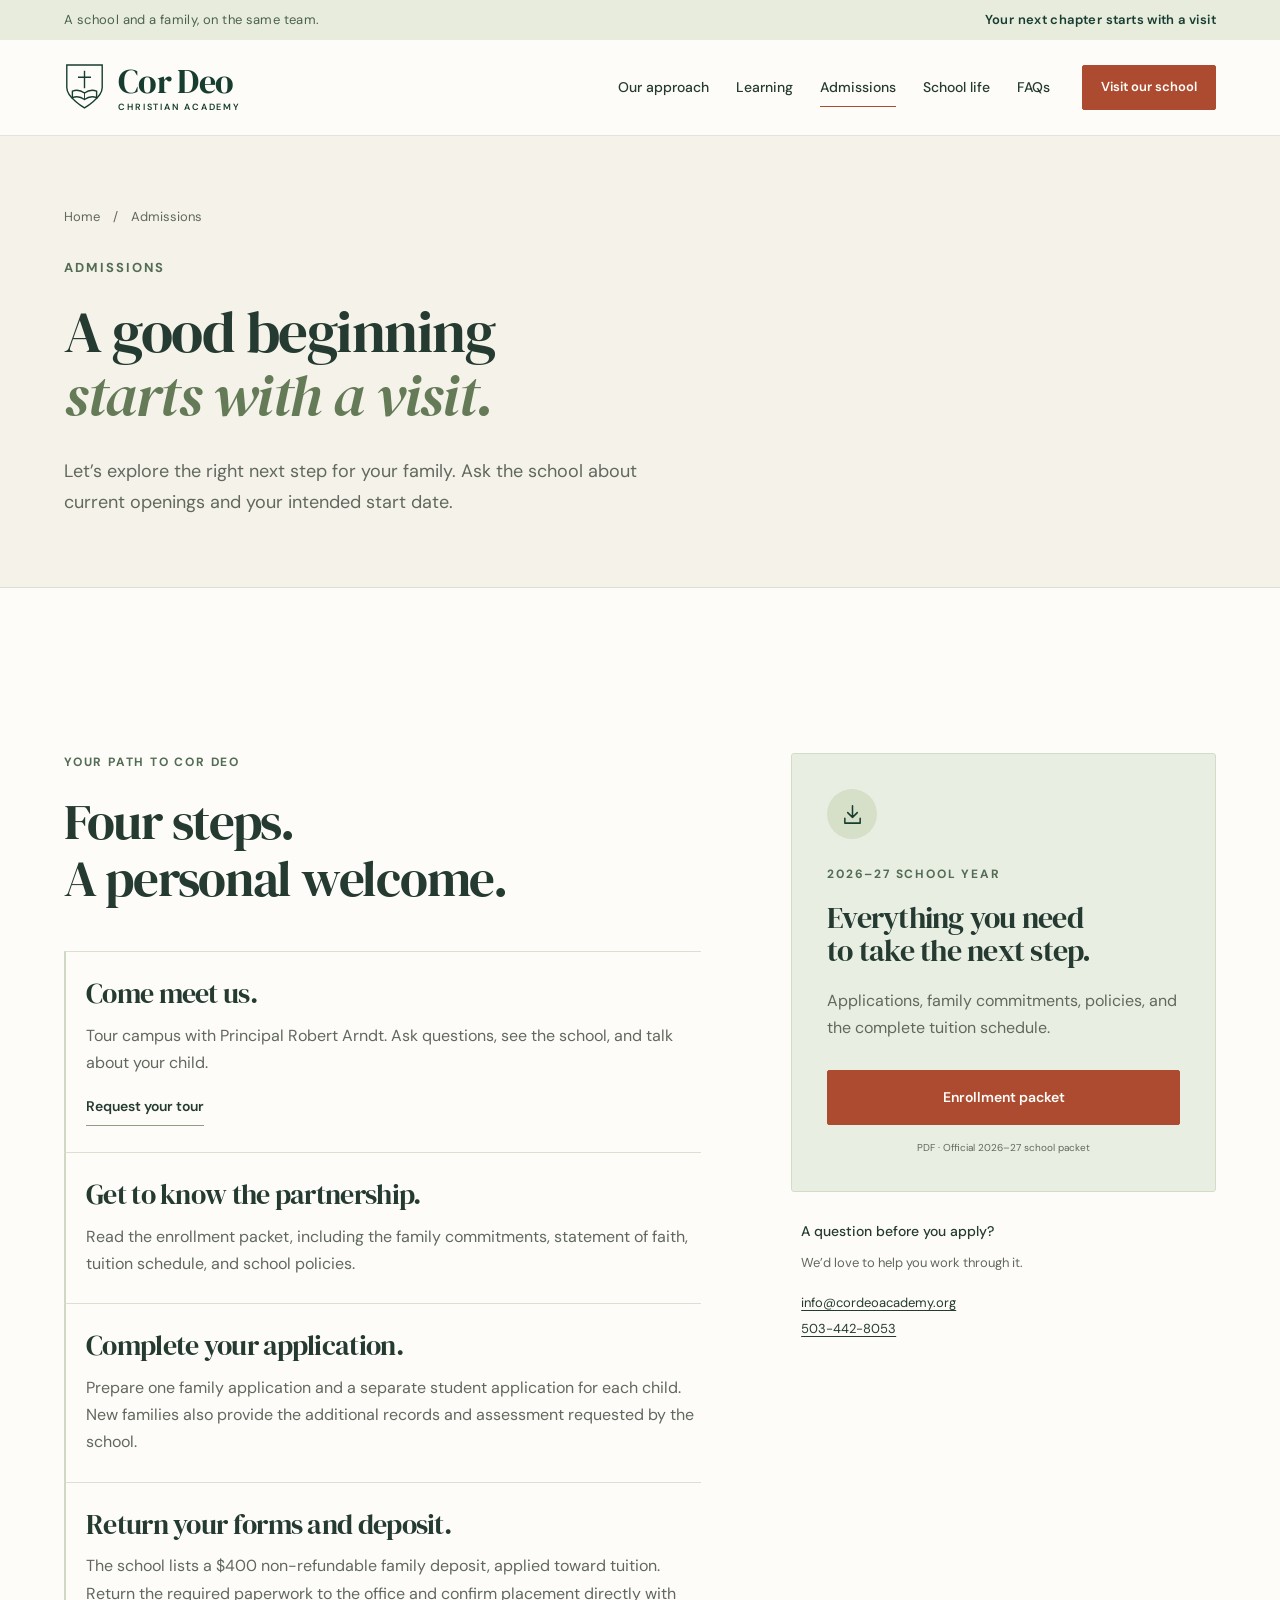
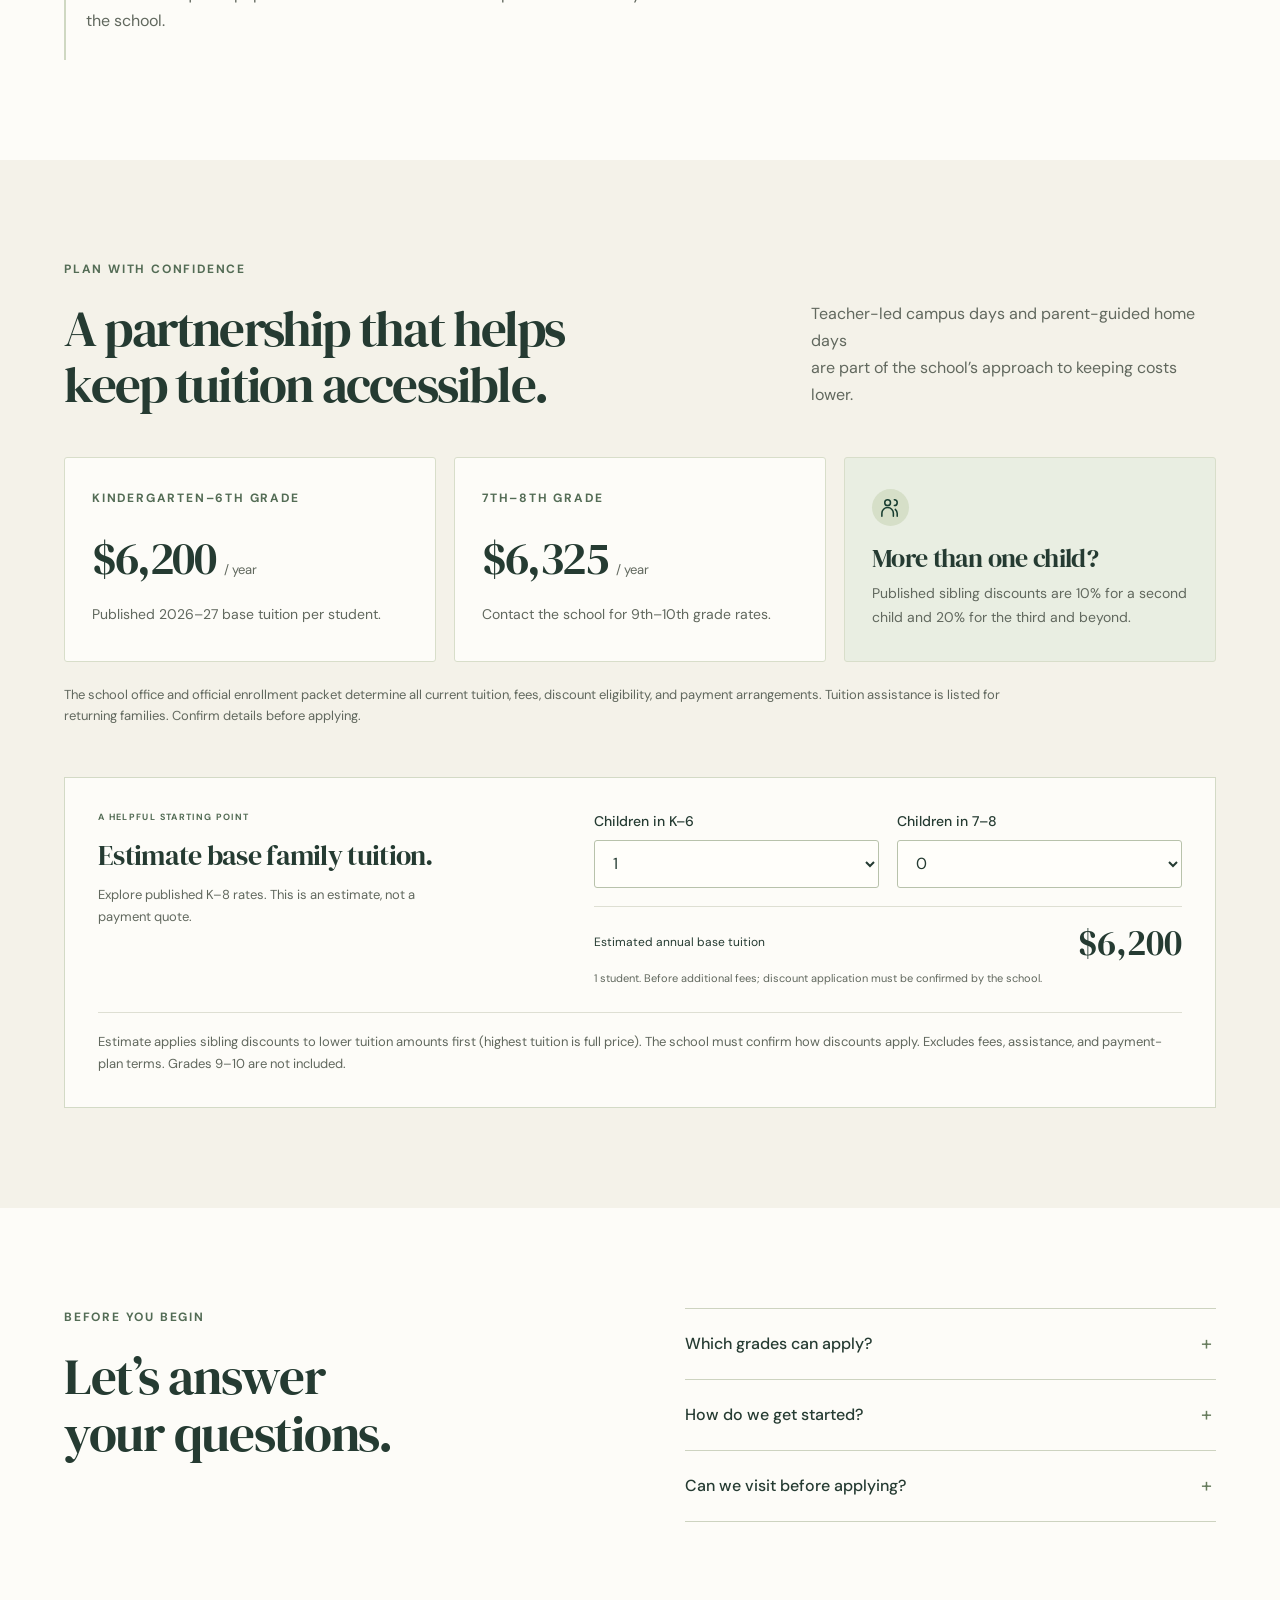
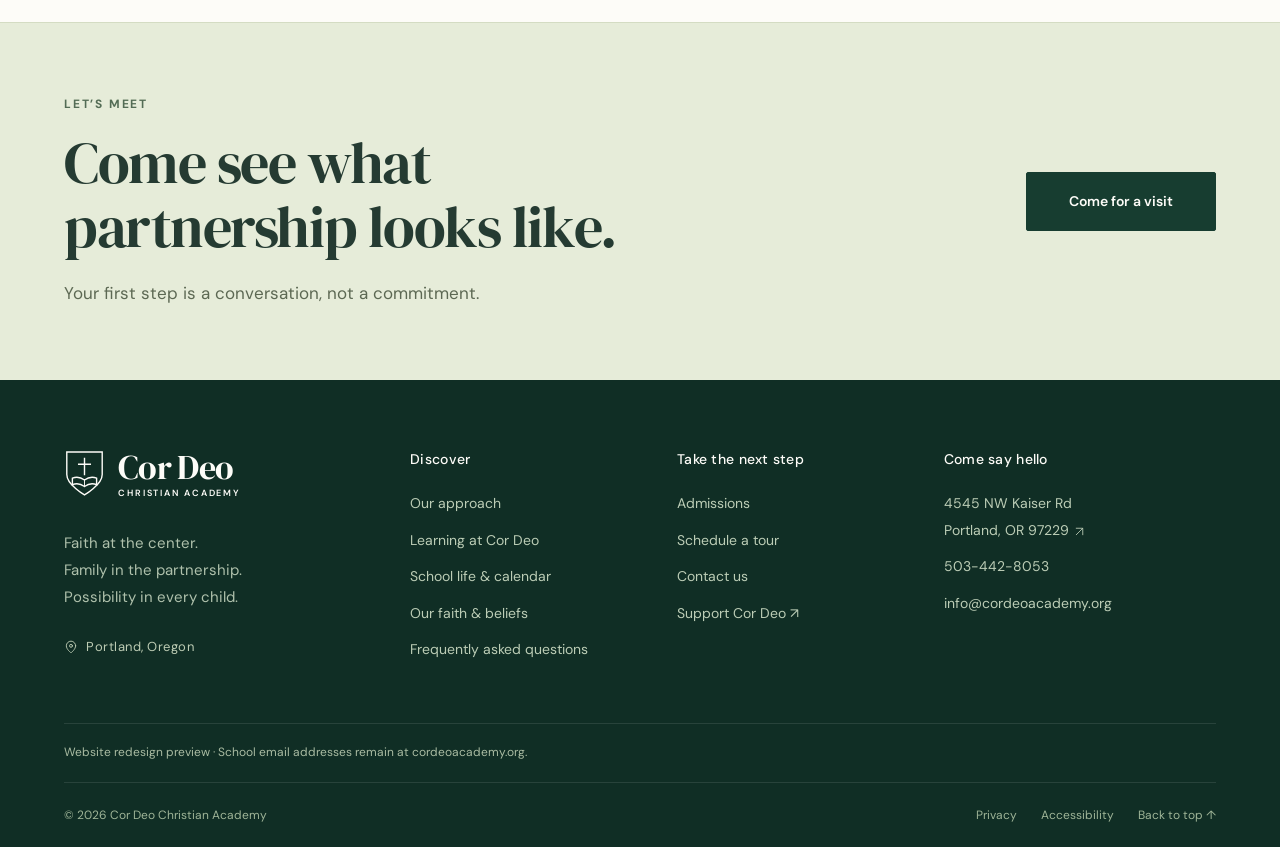
<file: admissions.html>
<!doctype html>
<html lang="en" id="top" class="no-js"><head><meta charset="utf-8"><meta name="viewport" content="width=device-width,initial-scale=1"><meta name="theme-color" content="#193c34"><title>Admissions &amp; Tuition | Cor Deo Christian Academy</title><meta name="description" content="Explore 2026–27 enrollment, application steps, published tuition, and the official enrollment packet for Cor Deo Christian Academy."><meta property="og:type" content="website"><meta property="og:title" content="Admissions &amp; Tuition | Cor Deo Christian Academy"><meta property="og:description" content="Explore 2026–27 enrollment, application steps, published tuition, and the official enrollment packet for Cor Deo Christian Academy."><meta property="og:image" content="https://samytesfa29-hash.github.io/cordeo-academy/assets/social-card.jpg"><meta property="og:image:alt" content="Students at Cor Deo Christian Academy"><meta name="twitter:card" content="summary_large_image"><link rel="icon" href="assets/favicon.svg" type="image/svg+xml"><link rel="stylesheet" href="assets/styles.css?v=3"><link rel="stylesheet" href="assets/experience.css?v=3"><link rel="stylesheet" href="assets/polish.css?v=3"><script src="assets/site.js?v=3" defer></script><script src="assets/experience.js?v=3" defer></script><script src="assets/polish.js?v=3" defer></script></head>
<body><a class="skip-link" href="#main">Skip to content</a>
    <div class="announcement"><div class="container"><span>A school and a family, on the same team.</span><a href="contact.html?reason=tour">Your next chapter starts with a visit</a></div></div>
    <header class="site-header"><div class="container header-inner"><a class="brand" href="index.html" aria-label="Cor Deo Christian Academy home"><svg class="brand-mark" width="43" height="51" viewBox="0 0 44 52" fill="none" aria-hidden="true"><path d="M3 3h38v24c0 11-19 22-19 22S3 38 3 27Z" stroke="currentColor" stroke-width="1.5"/><path d="M22 9v19M15 16h14M9 31c5-2 9-1 13 2 4-3 8-4 13-2v7c-5-2-9-1-13 2-4-3-8-4-13-2Z" stroke="currentColor" stroke-width="1.5"/><path d="M22 33v7" stroke="currentColor"/></svg><span><span class="brand-name">Cor Deo</span><span class="brand-sub">CHRISTIAN ACADEMY</span></span></a>
      <button class="menu-toggle" type="button" aria-controls="main-nav" aria-expanded="false"><span class="menu-lines" aria-hidden="true"></span><span class="menu-label">Menu</span></button>
      <nav id="main-nav" aria-label="Main navigation"><a href="about.html" >Our approach</a><a href="academics.html" >Learning</a><a href="admissions.html" aria-current="page">Admissions</a><a href="community.html" >School life</a><a class="nav-faq" href="faq.html">FAQs</a><a class="button button-small" href="contact.html?reason=tour">Visit our school <svg class="icon " width="24" height="24" viewBox="0 0 24 24" fill="none" stroke="currentColor" stroke-width="1.6" stroke-linecap="round" stroke-linejoin="round" aria-hidden="true"><path d="M6 18 18 6M6 6h12v12"/></svg></a></nav>
    </div></header><main id="main" tabindex="-1"><section class="page-intro"><div class="container"><div class="intro-copy"><div class="breadcrumb"><a href="index.html">Home</a><span>/</span>Admissions</div><p class="eyebrow">ADMISSIONS</p><h1>A good beginning<br><em>starts with a visit.</em></h1><p class="lead">Let’s explore the right next step for your family. Ask the school about current openings and your intended start date.</p></div></div></section>
<section class="section section-topless"><div class="container admissions-layout"><div><p class="eyebrow">YOUR PATH TO COR DEO</p><h2>Four steps.<br>A personal welcome.</h2><ol class="steps"><li><span>01</span><div><h3>Come meet us.</h3><p>Tour campus with Principal Robert Arndt. Ask questions, see the school, and talk about your child.</p><a class="text-link" href="contact.html?reason=tour">Request your tour <svg class="icon " width="24" height="24" viewBox="0 0 24 24" fill="none" stroke="currentColor" stroke-width="1.6" stroke-linecap="round" stroke-linejoin="round" aria-hidden="true"><path d="M5 12h14m-6-6 6 6-6 6"/></svg></a></div></li><li><span>02</span><div><h3>Get to know the partnership.</h3><p>Read the enrollment packet, including the family commitments, statement of faith, tuition schedule, and school policies.</p></div></li><li><span>03</span><div><h3>Complete your application.</h3><p>Prepare one family application and a separate student application for each child. New families also provide the additional records and assessment requested by the school.</p></div></li><li><span>04</span><div><h3>Return your forms and deposit.</h3><p>The school lists a $400 non-refundable family deposit, applied toward tuition. Return the required paperwork to the office and confirm placement directly with the school.</p></div></li></ol></div><aside class="admissions-sidebar"><div class="resource-card"><span class="icon-box"><svg class="icon " width="24" height="24" viewBox="0 0 24 24" fill="none" stroke="currentColor" stroke-width="1.6" stroke-linecap="round" stroke-linejoin="round" aria-hidden="true"><path d="M12 3v12m-5-5 5 5 5-5M4 16v5h16v-5"/></svg></span><p class="eyebrow">2026–27 SCHOOL YEAR</p><h3>Everything you need<br>to take the next step.</h3><p>Applications, family commitments, policies, and the complete tuition schedule.</p><a class="button button-full" href="assets/documents/enrollment-2026-2027.pdf" target="_blank" rel="noopener noreferrer">Enrollment packet <svg class="icon " width="24" height="24" viewBox="0 0 24 24" fill="none" stroke="currentColor" stroke-width="1.6" stroke-linecap="round" stroke-linejoin="round" aria-hidden="true"><path d="M6 18 18 6M6 6h12v12"/></svg></a><span class="small-note">PDF · Official 2026–27 school packet</span></div><div class="sidebar-help"><h3>A question before you apply?</h3><p>We’d love to help you work through it.</p><a href="mailto:info@cordeoacademy.org">info@cordeoacademy.org</a><a href="tel:+15034428053">503-442-8053</a></div></aside></div></section>
<section class="section tuition-section" id="tuition"><div class="container"><div class="section-heading"><div><p class="eyebrow">PLAN WITH CONFIDENCE</p><h2>A partnership that helps<br>keep tuition accessible.</h2></div><p>Teacher-led campus days and parent-guided home days<br>are part of the school’s approach to keeping costs lower.</p></div><div class="tuition-grid"><div class="tuition-card"><p class="eyebrow">KINDERGARTEN–6TH GRADE</p><div class="price">$6,200<span>/ year</span></div><p>Published 2026–27 base tuition per student.</p></div><div class="tuition-card"><p class="eyebrow">7TH–8TH GRADE</p><div class="price">$6,325<span>/ year</span></div><p>Contact the school for 9th–10th grade rates.</p></div><div class="tuition-card family-card"><span class="icon-box"><svg class="icon " width="24" height="24" viewBox="0 0 24 24" fill="none" stroke="currentColor" stroke-width="1.6" stroke-linecap="round" stroke-linejoin="round" aria-hidden="true"><circle cx="9" cy="7" r="3"/><path d="M3 21v-3a6 6 0 0 1 12 0v3M16 4a3 3 0 0 1 0 6m3 11v-3a6 6 0 0 0-2-4"/></svg></span><h3>More than one child?</h3><p>Published sibling discounts are 10% for a second child and 20% for the third and beyond.</p></div></div><p class="small-note">The school office and official enrollment packet determine all current tuition, fees, discount eligibility, and payment arrangements. Tuition assistance is listed for returning families. Confirm details before applying.</p><div class="cost-estimator" data-estimator><div><p class="eyebrow">A HELPFUL STARTING POINT</p><h3>Estimate base family tuition.</h3><p>Explore published K–8 rates. This is an estimate, not a payment quote.</p></div><form class="estimate-form"><div class="field"><label for="k6-count">Children in K–6</label><select id="k6-count" name="k6"><option value="0">0</option><option value="1" selected>1</option><option value="2">2</option><option value="3">3</option><option value="4">4</option><option value="5">5</option></select></div><div class="field"><label for="upper-count">Children in 7–8</label><select id="upper-count" name="upper"><option value="0" selected>0</option><option value="1">1</option><option value="2">2</option><option value="3">3</option><option value="4">4</option><option value="5">5</option></select></div><div class="estimate-result" aria-live="polite" aria-atomic="true"><span>Estimated annual base tuition</span><strong data-estimate-total>$6,200</strong><small data-estimate-note>Before additional fees.</small></div></form><p class="small-note estimator-note">Estimate applies sibling discounts to lower tuition amounts first (highest tuition is full price). The school must confirm how discounts apply. Excludes fees, assistance, and payment-plan terms. Grades 9–10 are not included.</p></div><noscript><p class="notice">The interactive estimate needs JavaScript. Base rates and sibling discounts are listed above.</p></noscript></div></section>
<section class="section"><div class="container split align-start"><div><p class="eyebrow">BEFORE YOU BEGIN</p><h2>Let’s answer<br>your questions.</h2></div><div class="faq-list"><details name="admissions"><summary>Which grades can apply?<span class="plus" aria-hidden="true">+</span></summary><div class="answer"><p>We offer kindergarten through 10th grade. Contact the office about current openings, grade placement, and the classes available for your child.</p></div></details><details name="admissions"><summary>How do we get started?<span class="plus" aria-hidden="true">+</span></summary><div class="answer"><p>Start with a campus tour with Principal Robert Arndt. Then review the enrollment packet and complete the required family and student paperwork. <a href="admissions.html">See the admissions steps.</a></p></div></details><details name="admissions"><summary>Can we visit before applying?<span class="plus" aria-hidden="true">+</span></summary><div class="answer"><p>Absolutely. A tour is the first step. You can see campus, meet the principal, and talk through how the partnership would work for your family. <a href="contact.html?reason=tour">Request a tour.</a></p></div></details></div></div></section><section class="visit-cta"><div class="container visit-inner"><div><p class="eyebrow">LET’S MEET</p><h2>Come see what<br>partnership looks like.</h2><p>Your first step is a conversation, not a commitment.</p></div><a class="button button-light" href="contact.html?reason=tour">Come for a visit <svg class="icon " width="24" height="24" viewBox="0 0 24 24" fill="none" stroke="currentColor" stroke-width="1.6" stroke-linecap="round" stroke-linejoin="round" aria-hidden="true"><path d="M6 18 18 6M6 6h12v12"/></svg></a><span class="cta-decoration" aria-hidden="true">✳</span></div></section>
</main><footer class="site-footer"><div class="container footer-main"><div class="footer-brand"><a class="brand" href="index.html" aria-label="Cor Deo Christian Academy home"><svg class="brand-mark" width="43" height="51" viewBox="0 0 44 52" fill="none" aria-hidden="true"><path d="M3 3h38v24c0 11-19 22-19 22S3 38 3 27Z" stroke="currentColor" stroke-width="1.5"/><path d="M22 9v19M15 16h14M9 31c5-2 9-1 13 2 4-3 8-4 13-2v7c-5-2-9-1-13 2-4-3-8-4-13-2Z" stroke="currentColor" stroke-width="1.5"/><path d="M22 33v7" stroke="currentColor"/></svg><span><span class="brand-name">Cor Deo</span><span class="brand-sub">CHRISTIAN ACADEMY</span></span></a><p>Faith at the center.<br>Family in the partnership.<br>Possibility in every child.</p><span class="footer-location"><svg class="icon " width="24" height="24" viewBox="0 0 24 24" fill="none" stroke="currentColor" stroke-width="1.6" stroke-linecap="round" stroke-linejoin="round" aria-hidden="true"><path d="M20 10c0 6-8 12-8 12S4 16 4 10a8 8 0 1 1 16 0Z"/><circle cx="12" cy="10" r="2.5"/></svg> Portland, Oregon</span></div>
      <div><h2>Discover</h2><a href="about.html">Our approach</a><a href="academics.html">Learning at Cor Deo</a><a href="community.html">School life & calendar</a><a href="faith.html">Our faith & beliefs</a><a href="faq.html">Frequently asked questions</a></div>
      <div><h2>Take the next step</h2><a href="admissions.html">Admissions</a><a href="contact.html?reason=tour">Schedule a tour</a><a href="contact.html">Contact us</a><a href="donate.html" target="_blank" rel="noopener noreferrer">Support Cor Deo ↗</a></div>
      <div><h2>Come say hello</h2><a href="https://www.google.com/maps/search/?api=1&query=4545+NW+Kaiser+Rd+Portland+OR+97229" target="_blank" rel="noopener noreferrer">4545 NW Kaiser Rd<br>Portland, OR 97229 <svg class="icon " width="24" height="24" viewBox="0 0 24 24" fill="none" stroke="currentColor" stroke-width="1.6" stroke-linecap="round" stroke-linejoin="round" aria-hidden="true"><path d="M6 18 18 6M6 6h12v12"/></svg></a><a href="tel:+15034428053">503-442-8053</a><a href="mailto:info@cordeoacademy.org">info@cordeoacademy.org</a></div>
    </div><div class="container preview-note" data-preview-note>Website redesign preview · School email addresses remain at cordeoacademy.org.</div><div class="container footer-bottom"><span>© <span data-year>2026</span> Cor Deo Christian Academy</span><div><a href="privacy.html">Privacy</a><a href="accessibility.html">Accessibility</a><a href="#top">Back to top ↑</a></div></div></footer></body></html>
</file>
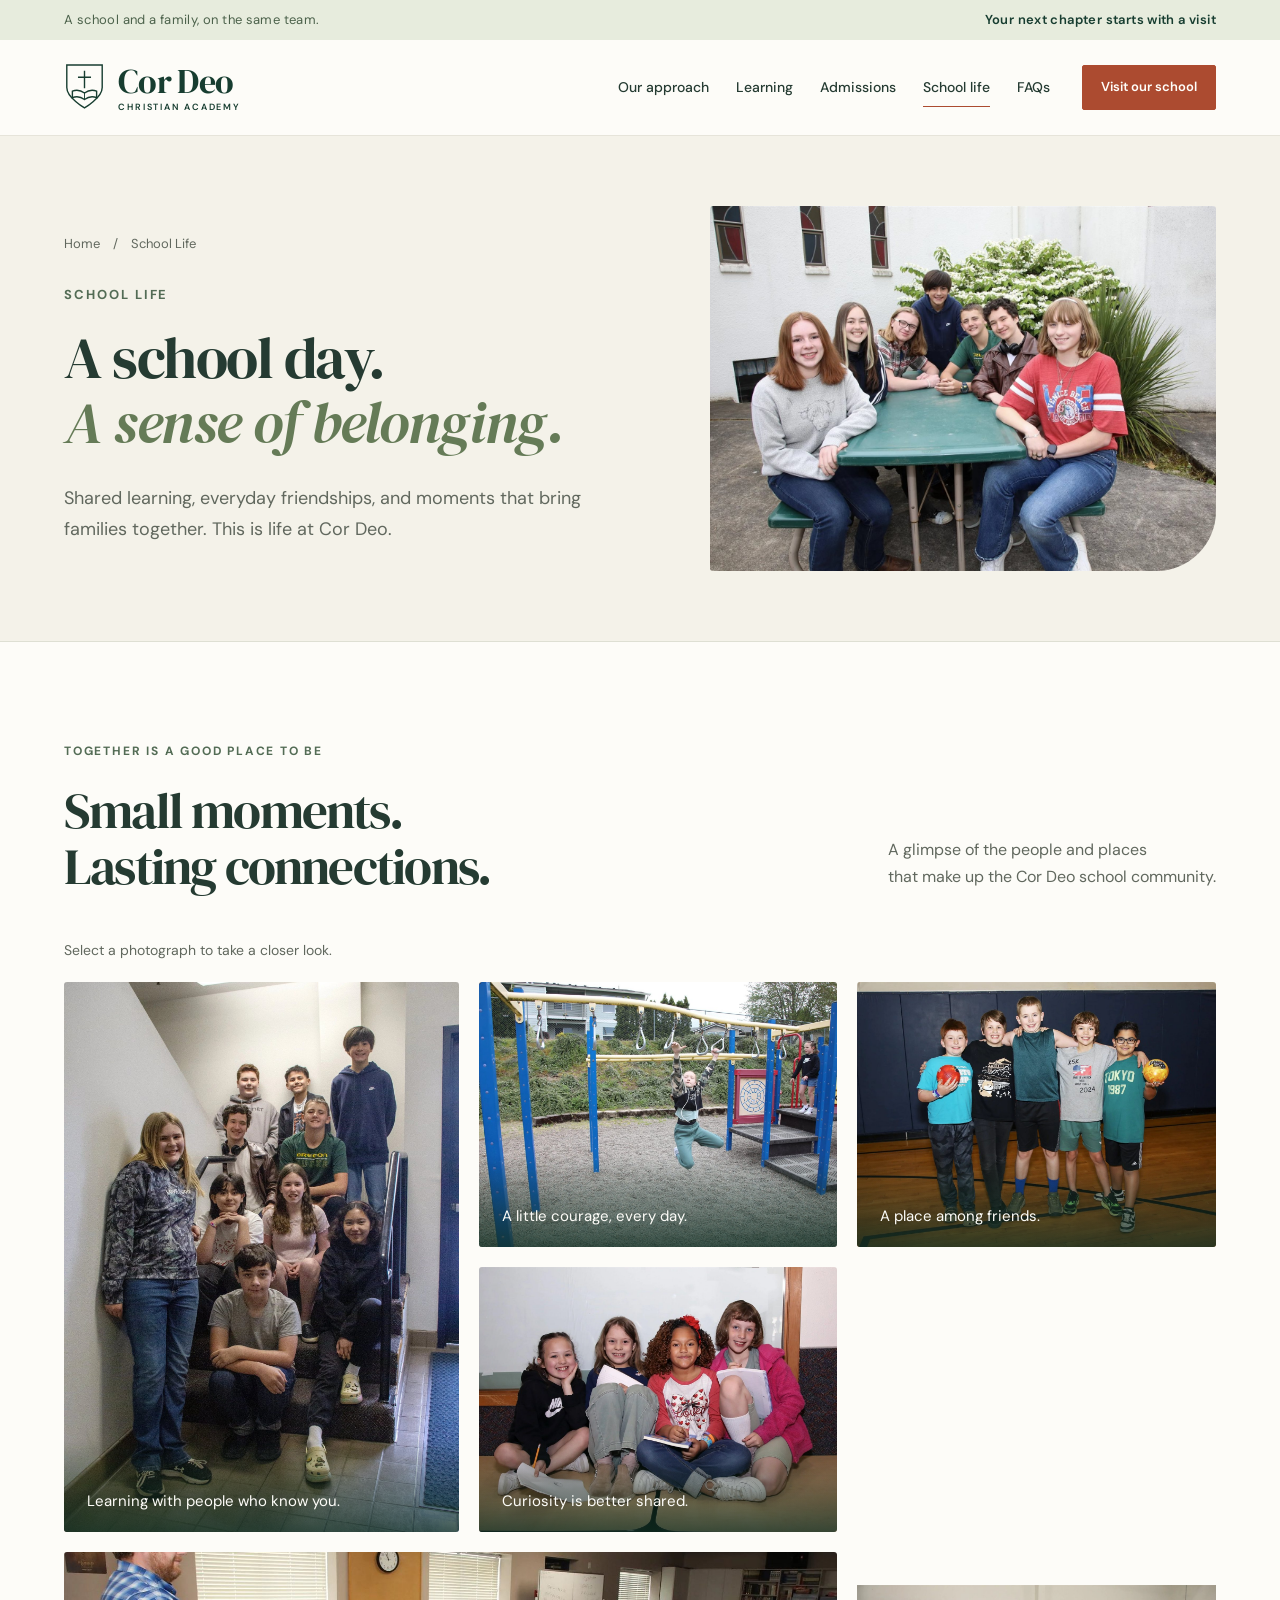
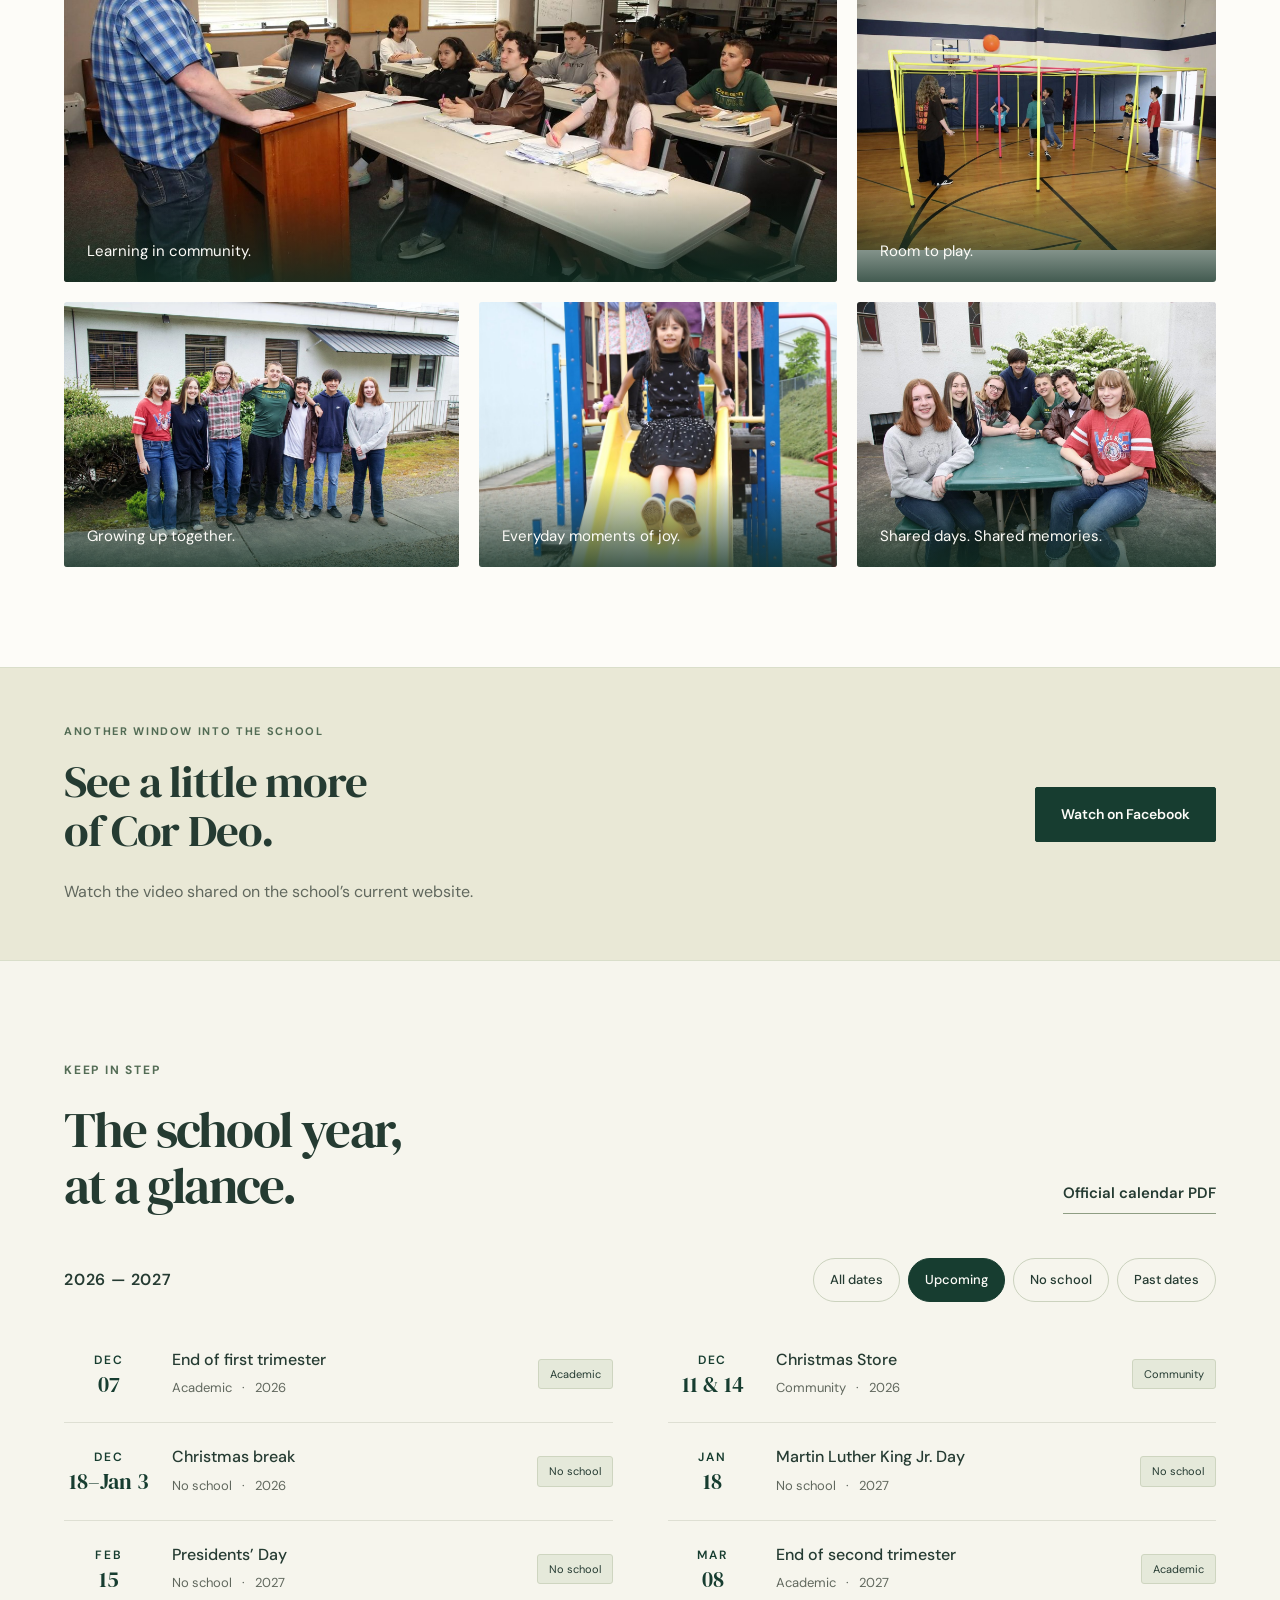
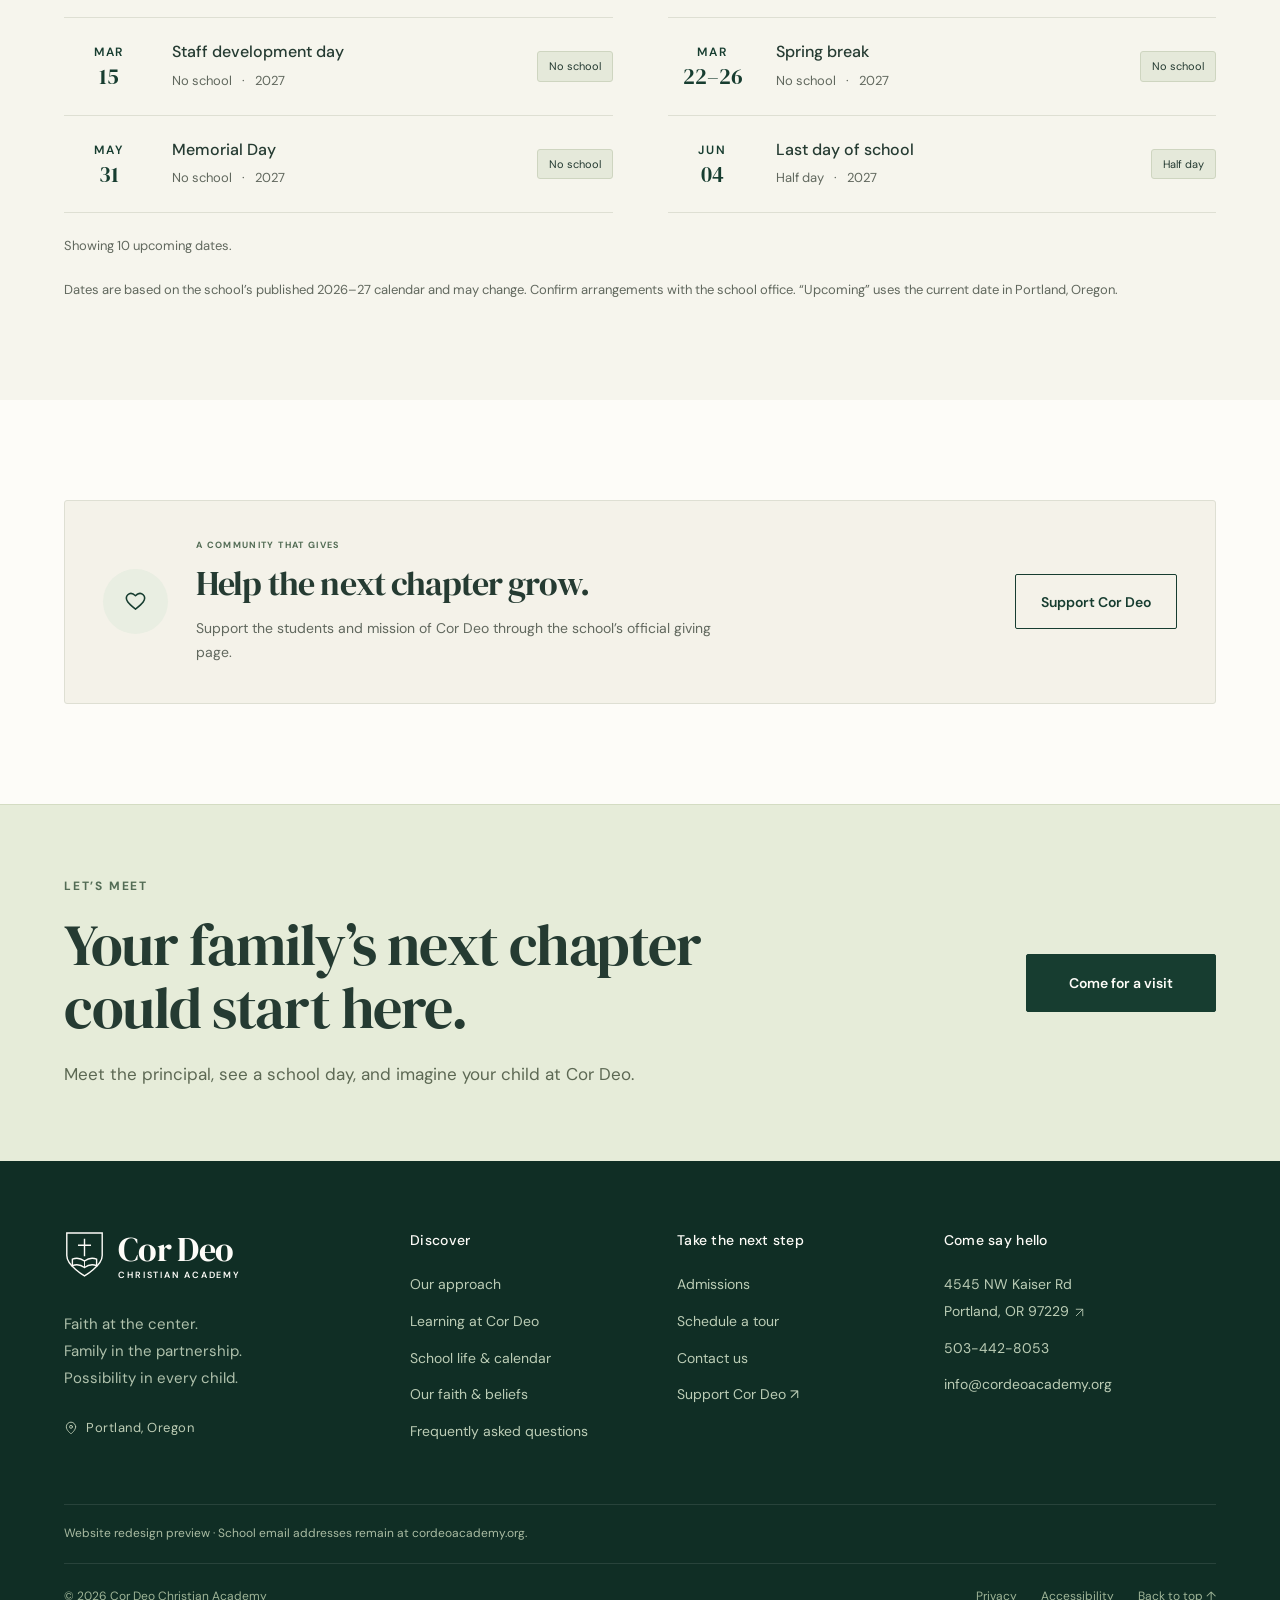
<file: community.html>
<!doctype html>
<html lang="en" id="top" class="no-js"><head><meta charset="utf-8"><meta name="viewport" content="width=device-width,initial-scale=1"><meta name="theme-color" content="#193c34"><title>School Life &amp; Calendar | Cor Deo Christian Academy</title><meta name="description" content="Get a glimpse of life at Cor Deo and explore the school’s 2026–27 calendar."><meta property="og:type" content="website"><meta property="og:title" content="School Life &amp; Calendar | Cor Deo Christian Academy"><meta property="og:description" content="Get a glimpse of life at Cor Deo and explore the school’s 2026–27 calendar."><meta property="og:image" content="https://samytesfa29-hash.github.io/cordeo-academy/assets/social-card.jpg"><meta property="og:image:alt" content="Students at Cor Deo Christian Academy"><meta name="twitter:card" content="summary_large_image"><link rel="icon" href="assets/favicon.svg" type="image/svg+xml"><link rel="stylesheet" href="assets/styles.css?v=3"><link rel="stylesheet" href="assets/experience.css?v=3"><link rel="stylesheet" href="assets/polish.css?v=3"><script src="assets/site.js?v=3" defer></script><script src="assets/experience.js?v=3" defer></script><script src="assets/polish.js?v=3" defer></script></head>
<body><a class="skip-link" href="#main">Skip to content</a>
    <div class="announcement"><div class="container"><span>A school and a family, on the same team.</span><a href="contact.html?reason=tour">Your next chapter starts with a visit</a></div></div>
    <header class="site-header"><div class="container header-inner"><a class="brand" href="index.html" aria-label="Cor Deo Christian Academy home"><svg class="brand-mark" width="43" height="51" viewBox="0 0 44 52" fill="none" aria-hidden="true"><path d="M3 3h38v24c0 11-19 22-19 22S3 38 3 27Z" stroke="currentColor" stroke-width="1.5"/><path d="M22 9v19M15 16h14M9 31c5-2 9-1 13 2 4-3 8-4 13-2v7c-5-2-9-1-13 2-4-3-8-4-13-2Z" stroke="currentColor" stroke-width="1.5"/><path d="M22 33v7" stroke="currentColor"/></svg><span><span class="brand-name">Cor Deo</span><span class="brand-sub">CHRISTIAN ACADEMY</span></span></a>
      <button class="menu-toggle" type="button" aria-controls="main-nav" aria-expanded="false"><span class="menu-lines" aria-hidden="true"></span><span class="menu-label">Menu</span></button>
      <nav id="main-nav" aria-label="Main navigation"><a href="about.html" >Our approach</a><a href="academics.html" >Learning</a><a href="admissions.html" >Admissions</a><a href="community.html" aria-current="page">School life</a><a class="nav-faq" href="faq.html">FAQs</a><a class="button button-small" href="contact.html?reason=tour">Visit our school <svg class="icon " width="24" height="24" viewBox="0 0 24 24" fill="none" stroke="currentColor" stroke-width="1.6" stroke-linecap="round" stroke-linejoin="round" aria-hidden="true"><path d="M6 18 18 6M6 6h12v12"/></svg></a></nav>
    </div></header><main id="main" tabindex="-1"><section class="page-intro has-photo"><div class="container"><div class="intro-copy"><div class="breadcrumb"><a href="index.html">Home</a><span>/</span>School Life</div><p class="eyebrow">SCHOOL LIFE</p><h1>A school day.<br><em>A sense of belonging.</em></h1><p class="lead">Shared learning, everyday friendships, and moments that bring families together. This is life at Cor Deo.</p></div><div class="intro-photo"><img src="assets/students-at-picnic-table.jpg" alt="Cor Deo students spending time together at an outdoor table" width="1200" height="800" fetchpriority="high"><span class="photo-corner" aria-hidden="true">+</span></div></div></section>
<section class="section"><div class="container"><div class="section-heading"><div><p class="eyebrow">TOGETHER IS A GOOD PLACE TO BE</p><h2>Small moments.<br>Lasting connections.</h2></div><p>A glimpse of the people and places<br>that make up the Cor Deo school community.</p></div><p class="gallery-instruction js-feature">Select a photograph to take a closer look.</p><div class="gallery"><figure><img src="assets/students-on-the-stairs.jpg" alt="Students and a teacher gathered on the stairs" width="900" height="650" loading="lazy"><figcaption>Learning with people who know you.</figcaption></figure><figure><img src="assets/student-on-playground-rings.jpg" alt="A student reaching for the playground rings" width="900" height="650" loading="lazy"><figcaption>A little courage, every day.</figcaption></figure><figure><img src="assets/boys-in-the-gym.jpg" alt="Students smiling together in the gym" width="900" height="650" loading="lazy"><figcaption>A place among friends.</figcaption></figure><figure><img src="assets/girls-reading-together.jpg" alt="Students sharing a book" width="900" height="650" loading="lazy"><figcaption>Curiosity is better shared.</figcaption></figure><figure><img src="assets/classroom-lesson.jpg" alt="A teacher leading a classroom lesson" width="900" height="650" loading="lazy"><figcaption>Learning in community.</figcaption></figure><figure><img src="assets/game-in-the-gym.jpg" alt="Students playing a game in the gym" width="900" height="650" loading="lazy"><figcaption>Room to play.</figcaption></figure><figure><img src="assets/students-outside-the-school.jpg" alt="Older students outside the school" width="900" height="650" loading="lazy"><figcaption>Growing up together.</figcaption></figure><figure><img src="assets/girl-on-the-slide.jpg" alt="A student playing on the slide" width="900" height="650" loading="lazy"><figcaption>Everyday moments of joy.</figcaption></figure><figure><img src="assets/students-at-picnic-table.jpg" alt="Students gathered at a picnic table" width="900" height="650" loading="lazy"><figcaption>Shared days. Shared memories.</figcaption></figure></div></div></section>
<section class="school-video"><div class="container"><div><p class="eyebrow">ANOTHER WINDOW INTO THE SCHOOL</p><h2>See a little more<br>of Cor Deo.</h2><p>Watch the video shared on the school’s current website.</p></div><a href="https://www.facebook.com/cordeochristianacademy/videos/1325118610868046/" target="_blank" rel="noopener noreferrer" class="button button-light">Watch on Facebook</a></div></section><section class="section calendar-section" id="calendar"><div class="container"><div class="section-heading"><div><p class="eyebrow">KEEP IN STEP</p><h2>The school year,<br>at a glance.</h2></div><a class="text-link" href="assets/documents/calendar-2026-2027.pdf" target="_blank" rel="noopener noreferrer">Official calendar PDF <svg class="icon " width="24" height="24" viewBox="0 0 24 24" fill="none" stroke="currentColor" stroke-width="1.6" stroke-linecap="round" stroke-linejoin="round" aria-hidden="true"><path d="M6 18 18 6M6 6h12v12"/></svg></a></div><div class="calendar-toolbar"><span class="calendar-year">2026 — 2027</span><div class="calendar-filters" role="group" aria-label="Filter school calendar"><button type="button" data-filter="all" aria-pressed="false">All dates</button><button type="button" data-filter="upcoming" aria-pressed="true">Upcoming</button><button type="button" data-filter="breaks" aria-pressed="false">No school</button><button type="button" data-filter="past" aria-pressed="false">Past dates</button></div></div><div class="event-list full-calendar" id="school-events"><article hidden class="event-row" data-event-date="2026-09-08" data-event-end="2026-09-08" data-event-type="Community"><div class="event-date"><span>SEP</span><strong>08</strong></div><div class="event-info"><h3>Family orientation</h3><p>Community <span>·</span> 2026</p></div><span class="event-tag">Community</span></article><article hidden class="event-row" data-event-date="2026-09-09" data-event-end="2026-09-09" data-event-type="School day"><div class="event-date"><span>SEP</span><strong>09</strong></div><div class="event-info"><h3>First day of school</h3><p>School day <span>·</span> 2026</p></div><span class="event-tag">School day</span></article><article hidden class="event-row" data-event-date="2026-10-02" data-event-end="2026-10-02" data-event-type="Community"><div class="event-date"><span>OCT</span><strong>02</strong></div><div class="event-info"><h3>Annual Walk-A-Thon</h3><p>Community <span>·</span> 2026</p></div><span class="event-tag">Community</span></article><article hidden class="event-row" data-event-date="2026-10-07" data-event-end="2026-10-07" data-event-type="Community"><div class="event-date"><span>OCT</span><strong>07</strong></div><div class="event-info"><h3>Picture day</h3><p>Community <span>·</span> 2026</p></div><span class="event-tag">Community</span></article><article hidden class="event-row" data-event-date="2026-10-12" data-event-end="2026-10-16" data-event-type="No school"><div class="event-date"><span>OCT</span><strong>12–16</strong></div><div class="event-info"><h3>Fall break</h3><p>No school <span>·</span> 2026</p></div><span class="event-tag">No school</span></article><article hidden class="event-row" data-event-date="2026-11-11" data-event-end="2026-11-11" data-event-type="No school"><div class="event-date"><span>NOV</span><strong>11</strong></div><div class="event-info"><h3>Veterans Day</h3><p>No school <span>·</span> 2026</p></div><span class="event-tag">No school</span></article><article class="event-row" data-event-date="2026-11-23" data-event-end="2026-11-27" data-event-type="No school"><div class="event-date"><span>NOV</span><strong>23–27</strong></div><div class="event-info"><h3>Thanksgiving break</h3><p>No school <span>·</span> 2026</p></div><span class="event-tag">No school</span></article><article class="event-row" data-event-date="2026-12-07" data-event-end="2026-12-07" data-event-type="Academic"><div class="event-date"><span>DEC</span><strong>07</strong></div><div class="event-info"><h3>End of first trimester</h3><p>Academic <span>·</span> 2026</p></div><span class="event-tag">Academic</span></article><article class="event-row" data-event-date="2026-12-11" data-event-end="2026-12-14" data-event-type="Community"><div class="event-date"><span>DEC</span><strong>11 & 14</strong></div><div class="event-info"><h3>Christmas Store</h3><p>Community <span>·</span> 2026</p></div><span class="event-tag">Community</span></article><article class="event-row" data-event-date="2026-12-18" data-event-end="2027-01-03" data-event-type="No school"><div class="event-date"><span>DEC</span><strong>18–Jan 3</strong></div><div class="event-info"><h3>Christmas break</h3><p>No school <span>·</span> 2026</p></div><span class="event-tag">No school</span></article><article class="event-row" data-event-date="2027-01-18" data-event-end="2027-01-18" data-event-type="No school"><div class="event-date"><span>JAN</span><strong>18</strong></div><div class="event-info"><h3>Martin Luther King Jr. Day</h3><p>No school <span>·</span> 2027</p></div><span class="event-tag">No school</span></article><article class="event-row" data-event-date="2027-02-15" data-event-end="2027-02-15" data-event-type="No school"><div class="event-date"><span>FEB</span><strong>15</strong></div><div class="event-info"><h3>Presidents’ Day</h3><p>No school <span>·</span> 2027</p></div><span class="event-tag">No school</span></article><article class="event-row" data-event-date="2027-03-08" data-event-end="2027-03-08" data-event-type="Academic"><div class="event-date"><span>MAR</span><strong>08</strong></div><div class="event-info"><h3>End of second trimester</h3><p>Academic <span>·</span> 2027</p></div><span class="event-tag">Academic</span></article><article class="event-row" data-event-date="2027-03-15" data-event-end="2027-03-15" data-event-type="No school"><div class="event-date"><span>MAR</span><strong>15</strong></div><div class="event-info"><h3>Staff development day</h3><p>No school <span>·</span> 2027</p></div><span class="event-tag">No school</span></article><article class="event-row" data-event-date="2027-03-22" data-event-end="2027-03-26" data-event-type="No school"><div class="event-date"><span>MAR</span><strong>22–26</strong></div><div class="event-info"><h3>Spring break</h3><p>No school <span>·</span> 2027</p></div><span class="event-tag">No school</span></article><article class="event-row" data-event-date="2027-05-31" data-event-end="2027-05-31" data-event-type="No school"><div class="event-date"><span>MAY</span><strong>31</strong></div><div class="event-info"><h3>Memorial Day</h3><p>No school <span>·</span> 2027</p></div><span class="event-tag">No school</span></article><article class="event-row" data-event-date="2027-06-04" data-event-end="2027-06-04" data-event-type="Half day"><div class="event-date"><span>JUN</span><strong>04</strong></div><div class="event-info"><h3>Last day of school</h3><p>Half day <span>·</span> 2027</p></div><span class="event-tag">Half day</span></article></div><p class="calendar-empty" hidden role="status">No matching dates remain in the 2026–27 calendar. Contact the office for the next school year.</p><p class="small-note" data-calendar-status aria-live="polite">Showing all 17 school-year dates.</p><p class="small-note">Dates are based on the school’s published 2026–27 calendar and may change. Confirm arrangements with the school office. “Upcoming” uses the current date in Portland, Oregon.</p></div></section>
<section class="section"><div class="container giving-block"><span class="icon-box"><svg class="icon " width="24" height="24" viewBox="0 0 24 24" fill="none" stroke="currentColor" stroke-width="1.6" stroke-linecap="round" stroke-linejoin="round" aria-hidden="true"><path d="M20 5c-3-3-6-1-8 1-2-2-5-4-8-1-5 5 3 11 8 15 5-4 13-10 8-15Z"/></svg></span><div><p class="eyebrow">A COMMUNITY THAT GIVES</p><h2>Help the next chapter grow.</h2><p>Support the students and mission of Cor Deo through the school’s official giving page.</p></div><a class="button button-outline" href="donate.html" target="_blank" rel="noopener noreferrer">Support Cor Deo <svg class="icon " width="24" height="24" viewBox="0 0 24 24" fill="none" stroke="currentColor" stroke-width="1.6" stroke-linecap="round" stroke-linejoin="round" aria-hidden="true"><path d="M6 18 18 6M6 6h12v12"/></svg></a></div></section><section class="visit-cta"><div class="container visit-inner"><div><p class="eyebrow">LET’S MEET</p><h2>Your family’s next chapter<br>could start here.</h2><p>Meet the principal, see a school day, and imagine your child at Cor Deo.</p></div><a class="button button-light" href="contact.html?reason=tour">Come for a visit <svg class="icon " width="24" height="24" viewBox="0 0 24 24" fill="none" stroke="currentColor" stroke-width="1.6" stroke-linecap="round" stroke-linejoin="round" aria-hidden="true"><path d="M6 18 18 6M6 6h12v12"/></svg></a><span class="cta-decoration" aria-hidden="true">✳</span></div></section>
</main><footer class="site-footer"><div class="container footer-main"><div class="footer-brand"><a class="brand" href="index.html" aria-label="Cor Deo Christian Academy home"><svg class="brand-mark" width="43" height="51" viewBox="0 0 44 52" fill="none" aria-hidden="true"><path d="M3 3h38v24c0 11-19 22-19 22S3 38 3 27Z" stroke="currentColor" stroke-width="1.5"/><path d="M22 9v19M15 16h14M9 31c5-2 9-1 13 2 4-3 8-4 13-2v7c-5-2-9-1-13 2-4-3-8-4-13-2Z" stroke="currentColor" stroke-width="1.5"/><path d="M22 33v7" stroke="currentColor"/></svg><span><span class="brand-name">Cor Deo</span><span class="brand-sub">CHRISTIAN ACADEMY</span></span></a><p>Faith at the center.<br>Family in the partnership.<br>Possibility in every child.</p><span class="footer-location"><svg class="icon " width="24" height="24" viewBox="0 0 24 24" fill="none" stroke="currentColor" stroke-width="1.6" stroke-linecap="round" stroke-linejoin="round" aria-hidden="true"><path d="M20 10c0 6-8 12-8 12S4 16 4 10a8 8 0 1 1 16 0Z"/><circle cx="12" cy="10" r="2.5"/></svg> Portland, Oregon</span></div>
      <div><h2>Discover</h2><a href="about.html">Our approach</a><a href="academics.html">Learning at Cor Deo</a><a href="community.html">School life & calendar</a><a href="faith.html">Our faith & beliefs</a><a href="faq.html">Frequently asked questions</a></div>
      <div><h2>Take the next step</h2><a href="admissions.html">Admissions</a><a href="contact.html?reason=tour">Schedule a tour</a><a href="contact.html">Contact us</a><a href="donate.html" target="_blank" rel="noopener noreferrer">Support Cor Deo ↗</a></div>
      <div><h2>Come say hello</h2><a href="https://www.google.com/maps/search/?api=1&query=4545+NW+Kaiser+Rd+Portland+OR+97229" target="_blank" rel="noopener noreferrer">4545 NW Kaiser Rd<br>Portland, OR 97229 <svg class="icon " width="24" height="24" viewBox="0 0 24 24" fill="none" stroke="currentColor" stroke-width="1.6" stroke-linecap="round" stroke-linejoin="round" aria-hidden="true"><path d="M6 18 18 6M6 6h12v12"/></svg></a><a href="tel:+15034428053">503-442-8053</a><a href="mailto:info@cordeoacademy.org">info@cordeoacademy.org</a></div>
    </div><div class="container preview-note" data-preview-note>Website redesign preview · School email addresses remain at cordeoacademy.org.</div><div class="container footer-bottom"><span>© <span data-year>2026</span> Cor Deo Christian Academy</span><div><a href="privacy.html">Privacy</a><a href="accessibility.html">Accessibility</a><a href="#top">Back to top ↑</a></div></div></footer><dialog class="photo-tour" id="photo-tour" aria-labelledby="tour-title" aria-describedby="tour-description">
<div class="tour-header"><div><p class="eyebrow">REAL PEOPLE. EVERYDAY MOMENTS.</p><h2 id="tour-title">A glimpse inside Cor Deo.</h2></div><button class="close-tour" type="button" data-close-tour aria-label="Close photo tour">Close <span aria-hidden="true">×</span></button></div>
<p id="tour-description" class="tour-description">Meet the community through photographs of school life. Use Previous and Next, or the arrow keys, to explore.</p>
<figure class="tour-scene"><img id="tour-image" src="assets/students-at-picnic-table.jpg" alt="Students sharing time together at a school picnic table" width="1500" height="1000"><figcaption><span class="eyebrow" id="tour-category">A PLACE TO BELONG</span><h3 id="tour-caption">The people make the place.</h3><p id="tour-story">Shared days become shared memories. Get a glimpse of the community your child could be part of.</p></figcaption></figure>
<div class="tour-controls"><button type="button" data-tour-previous>Previous</button><p id="tour-position" role="status" aria-live="polite" aria-atomic="true">Photo 1 of 9</p><button type="button" data-tour-next>Next</button></div>
<div class="tour-bottom"><p>Photographs from the Cor Deo school community.</p><a href="contact.html?reason=tour" class="button">Experience it in person</a></div></dialog></body></html>
</file>
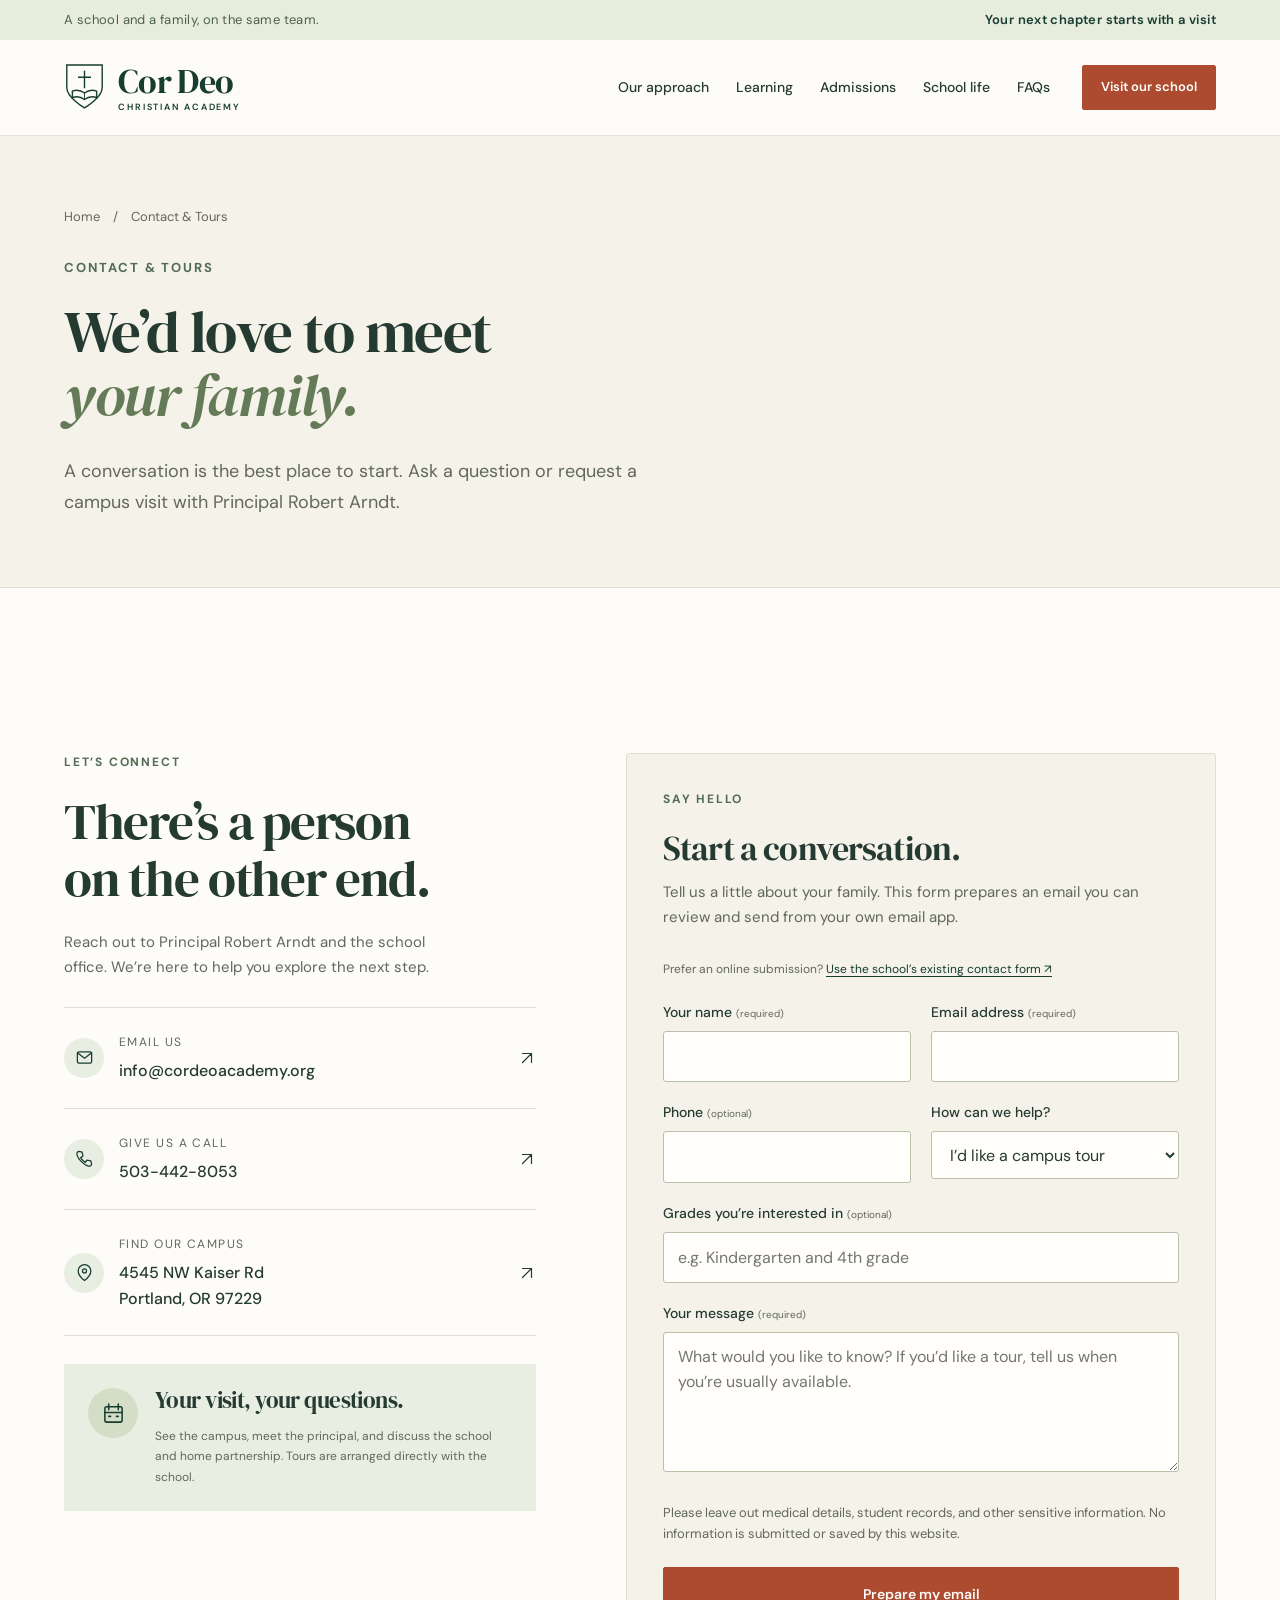
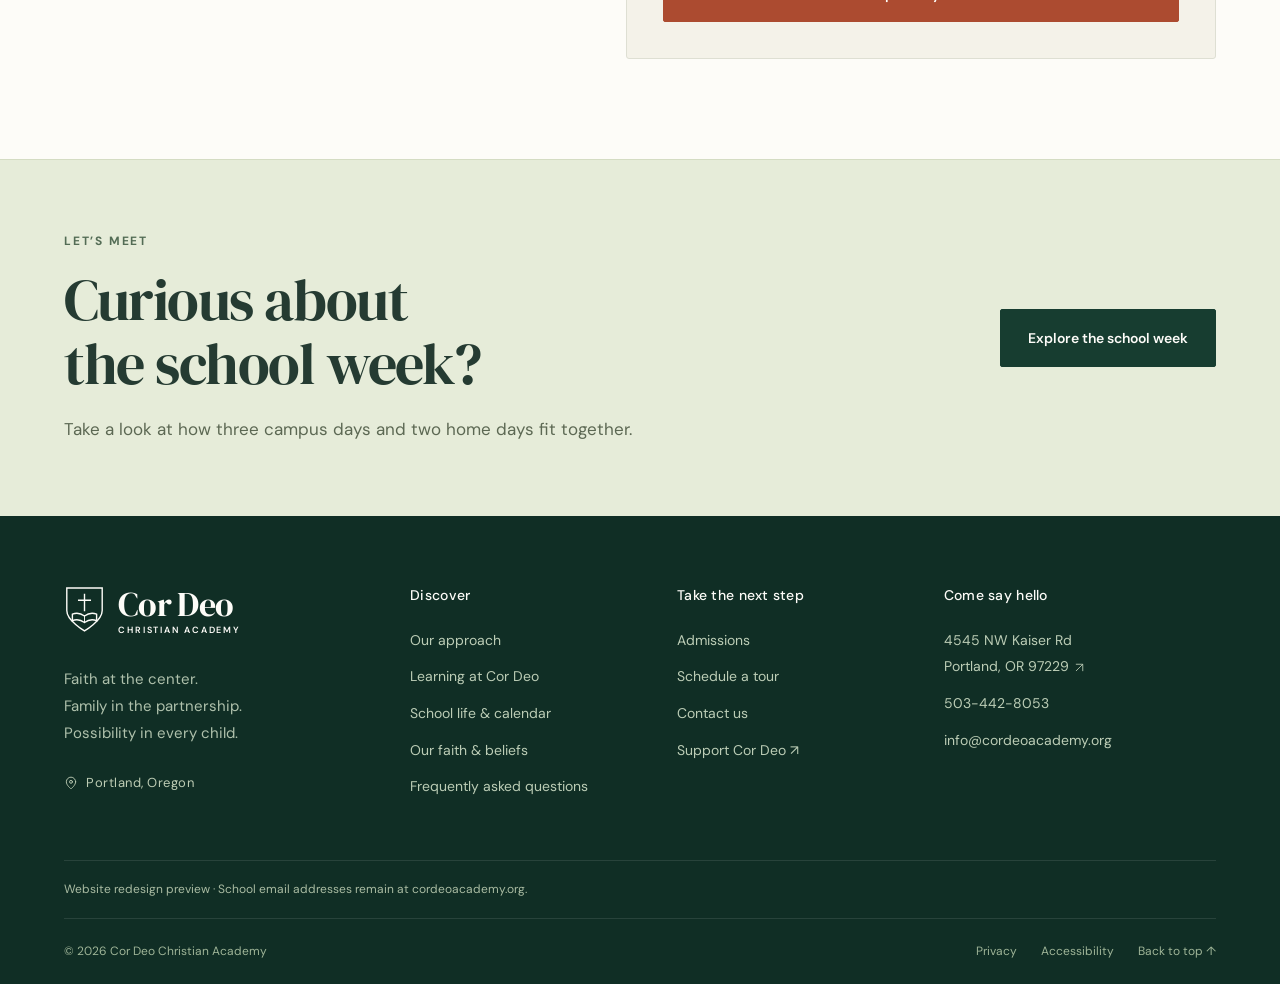
<file: contact.html>
<!doctype html>
<html lang="en" id="top" class="no-js"><head><meta charset="utf-8"><meta name="viewport" content="width=device-width,initial-scale=1"><meta name="theme-color" content="#193c34"><title>Contact &amp; Campus Tours | Cor Deo Christian Academy</title><meta name="description" content="Meet your next school. Contact Cor Deo Christian Academy or prepare a campus-tour request for Principal Robert Arndt."><meta property="og:type" content="website"><meta property="og:title" content="Contact &amp; Campus Tours | Cor Deo Christian Academy"><meta property="og:description" content="Meet your next school. Contact Cor Deo Christian Academy or prepare a campus-tour request for Principal Robert Arndt."><meta property="og:image" content="https://samytesfa29-hash.github.io/cordeo-academy/assets/social-card.jpg"><meta property="og:image:alt" content="Students at Cor Deo Christian Academy"><meta name="twitter:card" content="summary_large_image"><link rel="icon" href="assets/favicon.svg" type="image/svg+xml"><link rel="stylesheet" href="assets/styles.css?v=3"><link rel="stylesheet" href="assets/experience.css?v=3"><link rel="stylesheet" href="assets/polish.css?v=3"><script src="assets/site.js?v=3" defer></script><script src="assets/experience.js?v=3" defer></script><script src="assets/polish.js?v=3" defer></script></head>
<body><a class="skip-link" href="#main">Skip to content</a>
    <div class="announcement"><div class="container"><span>A school and a family, on the same team.</span><a href="contact.html?reason=tour">Your next chapter starts with a visit</a></div></div>
    <header class="site-header"><div class="container header-inner"><a class="brand" href="index.html" aria-label="Cor Deo Christian Academy home"><svg class="brand-mark" width="43" height="51" viewBox="0 0 44 52" fill="none" aria-hidden="true"><path d="M3 3h38v24c0 11-19 22-19 22S3 38 3 27Z" stroke="currentColor" stroke-width="1.5"/><path d="M22 9v19M15 16h14M9 31c5-2 9-1 13 2 4-3 8-4 13-2v7c-5-2-9-1-13 2-4-3-8-4-13-2Z" stroke="currentColor" stroke-width="1.5"/><path d="M22 33v7" stroke="currentColor"/></svg><span><span class="brand-name">Cor Deo</span><span class="brand-sub">CHRISTIAN ACADEMY</span></span></a>
      <button class="menu-toggle" type="button" aria-controls="main-nav" aria-expanded="false"><span class="menu-lines" aria-hidden="true"></span><span class="menu-label">Menu</span></button>
      <nav id="main-nav" aria-label="Main navigation"><a href="about.html" >Our approach</a><a href="academics.html" >Learning</a><a href="admissions.html" >Admissions</a><a href="community.html" >School life</a><a class="nav-faq" href="faq.html">FAQs</a><a class="button button-small" href="contact.html?reason=tour">Visit our school <svg class="icon " width="24" height="24" viewBox="0 0 24 24" fill="none" stroke="currentColor" stroke-width="1.6" stroke-linecap="round" stroke-linejoin="round" aria-hidden="true"><path d="M6 18 18 6M6 6h12v12"/></svg></a></nav>
    </div></header><main id="main" tabindex="-1"><section class="page-intro"><div class="container"><div class="intro-copy"><div class="breadcrumb"><a href="index.html">Home</a><span>/</span>Contact & Tours</div><p class="eyebrow">CONTACT & TOURS</p><h1>We’d love to meet<br><em>your family.</em></h1><p class="lead">A conversation is the best place to start. Ask a question or request a campus visit with Principal Robert Arndt.</p></div></div></section>
<section class="section section-topless"><div class="container contact-layout"><div class="contact-details"><p class="eyebrow">LET’S CONNECT</p><h2>There’s a person<br>on the other end.</h2><p>Reach out to Principal Robert Arndt and the school office. We’re here to help you explore the next step.</p><a class="contact-method" href="mailto:info@cordeoacademy.org"><span class="icon-box"><svg class="icon " width="24" height="24" viewBox="0 0 24 24" fill="none" stroke="currentColor" stroke-width="1.6" stroke-linecap="round" stroke-linejoin="round" aria-hidden="true"><rect x="3" y="5" width="18" height="14" rx="2"/><path d="m3 6 9 7 9-7"/></svg></span><span><small>EMAIL US</small><strong>info@cordeoacademy.org</strong></span><svg class="icon " width="24" height="24" viewBox="0 0 24 24" fill="none" stroke="currentColor" stroke-width="1.6" stroke-linecap="round" stroke-linejoin="round" aria-hidden="true"><path d="M6 18 18 6M6 6h12v12"/></svg></a><a class="contact-method" href="tel:+15034428053"><span class="icon-box"><svg class="icon " width="24" height="24" viewBox="0 0 24 24" fill="none" stroke="currentColor" stroke-width="1.6" stroke-linecap="round" stroke-linejoin="round" aria-hidden="true"><path d="m5 3 4 1 1 5-3 2c2 3 3 4 6 6l2-3 5 1 1 4c-1 5-8 2-13-3S0 4 5 3Z"/></svg></span><span><small>GIVE US A CALL</small><strong>503-442-8053</strong></span><svg class="icon " width="24" height="24" viewBox="0 0 24 24" fill="none" stroke="currentColor" stroke-width="1.6" stroke-linecap="round" stroke-linejoin="round" aria-hidden="true"><path d="M6 18 18 6M6 6h12v12"/></svg></a><a class="contact-method" href="https://www.google.com/maps/search/?api=1&query=4545+NW+Kaiser+Rd+Portland+OR+97229" target="_blank" rel="noopener noreferrer"><span class="icon-box"><svg class="icon " width="24" height="24" viewBox="0 0 24 24" fill="none" stroke="currentColor" stroke-width="1.6" stroke-linecap="round" stroke-linejoin="round" aria-hidden="true"><path d="M20 10c0 6-8 12-8 12S4 16 4 10a8 8 0 1 1 16 0Z"/><circle cx="12" cy="10" r="2.5"/></svg></span><span><small>FIND OUR CAMPUS</small><strong>4545 NW Kaiser Rd<br>Portland, OR 97229</strong></span><svg class="icon " width="24" height="24" viewBox="0 0 24 24" fill="none" stroke="currentColor" stroke-width="1.6" stroke-linecap="round" stroke-linejoin="round" aria-hidden="true"><path d="M6 18 18 6M6 6h12v12"/></svg></a><div class="tour-note"><span class="icon-box"><svg class="icon " width="24" height="24" viewBox="0 0 24 24" fill="none" stroke="currentColor" stroke-width="1.6" stroke-linecap="round" stroke-linejoin="round" aria-hidden="true"><rect x="3" y="5" width="18" height="16" rx="2"/><path d="M7 2v6m10-6v6M3 11h18M7 15h2m6 0h2"/></svg></span><div><h3>Your visit, your questions.</h3><p>See the campus, meet the principal, and discuss the school and home partnership. Tours are arranged directly with the school.</p></div></div></div><div class="contact-form-card"><p class="eyebrow">SAY HELLO</p><h2>Start a conversation.</h2><p class="form-intro">Tell us a little about your family. This form prepares an email you can review and send from your own email app.</p><p class="direct-form-link" data-legacy-form>Prefer an online submission? <a href="https://www.cordeoacademy.org/contact?reason=tour" target="_blank" rel="noopener noreferrer">Use the school’s existing contact form ↗</a></p><form id="contact-form"><div class="form-grid"><div class="field"><label for="name">Your name <span>(required)</span></label><input id="name" name="name" autocomplete="name" required maxlength="100"></div><div class="field"><label for="email">Email address <span>(required)</span></label><input id="email" name="email" type="email" autocomplete="email" required maxlength="180"></div><div class="field"><label for="phone">Phone <span>(optional)</span></label><input id="phone" name="phone" type="tel" autocomplete="tel" maxlength="40"></div><div class="field"><label for="reason">How can we help?</label><select id="reason" name="reason"><option value="tour">I’d like a campus tour</option><option value="enrollment">I have an enrollment question</option><option value="general">Something else</option></select></div><div class="field field-full"><label for="grades">Grades you’re interested in <span>(optional)</span></label><input id="grades" name="grades" placeholder="e.g. Kindergarten and 4th grade" maxlength="150"></div><div class="field field-full"><label for="message">Your message <span>(required)</span></label><textarea id="message" name="message" rows="4" placeholder="What would you like to know? If you’d like a tour, tell us when you’re usually available." required maxlength="2500"></textarea></div></div><p class="small-note">Please leave out medical details, student records, and other sensitive information. No information is submitted or saved by this website.</p><button class="button button-full" type="submit" disabled>Prepare my email <svg class="icon " width="24" height="24" viewBox="0 0 24 24" fill="none" stroke="currentColor" stroke-width="1.6" stroke-linecap="round" stroke-linejoin="round" aria-hidden="true"><path d="M5 12h14m-6-6 6 6-6 6"/></svg></button><noscript><p class="notice">To get in touch, email <a href="mailto:info@cordeoacademy.org">info@cordeoacademy.org</a> or call 503-442-8053. The email composer requires JavaScript.</p></noscript></form><div class="email-preview" id="email-preview" hidden><h3>Your email is ready to review.</h3><p>Nothing has been sent. Open your email app or copy the draft and send it to <strong>info@cordeoacademy.org</strong>.</p><label for="email-draft">Prepared email</label><textarea id="email-draft" readonly rows="9"></textarea><div class="draft-actions"><a class="button" id="open-email" href="mailto:info@cordeoacademy.org">Open email app <svg class="icon " width="24" height="24" viewBox="0 0 24 24" fill="none" stroke="currentColor" stroke-width="1.6" stroke-linecap="round" stroke-linejoin="round" aria-hidden="true"><path d="M6 18 18 6M6 6h12v12"/></svg></a><button class="button button-outline" id="copy-email" type="button">Copy email</button></div><p id="copy-status" class="small-note" role="status"></p></div></div></div></section><section class="visit-cta"><div class="container visit-inner"><div><p class="eyebrow">LET’S MEET</p><h2>Curious about<br>the school week?</h2><p>Take a look at how three campus days and two home days fit together.</p></div><a class="button button-light" href="about.html">Explore the school week <svg class="icon " width="24" height="24" viewBox="0 0 24 24" fill="none" stroke="currentColor" stroke-width="1.6" stroke-linecap="round" stroke-linejoin="round" aria-hidden="true"><path d="M6 18 18 6M6 6h12v12"/></svg></a><span class="cta-decoration" aria-hidden="true">✳</span></div></section>
</main><footer class="site-footer"><div class="container footer-main"><div class="footer-brand"><a class="brand" href="index.html" aria-label="Cor Deo Christian Academy home"><svg class="brand-mark" width="43" height="51" viewBox="0 0 44 52" fill="none" aria-hidden="true"><path d="M3 3h38v24c0 11-19 22-19 22S3 38 3 27Z" stroke="currentColor" stroke-width="1.5"/><path d="M22 9v19M15 16h14M9 31c5-2 9-1 13 2 4-3 8-4 13-2v7c-5-2-9-1-13 2-4-3-8-4-13-2Z" stroke="currentColor" stroke-width="1.5"/><path d="M22 33v7" stroke="currentColor"/></svg><span><span class="brand-name">Cor Deo</span><span class="brand-sub">CHRISTIAN ACADEMY</span></span></a><p>Faith at the center.<br>Family in the partnership.<br>Possibility in every child.</p><span class="footer-location"><svg class="icon " width="24" height="24" viewBox="0 0 24 24" fill="none" stroke="currentColor" stroke-width="1.6" stroke-linecap="round" stroke-linejoin="round" aria-hidden="true"><path d="M20 10c0 6-8 12-8 12S4 16 4 10a8 8 0 1 1 16 0Z"/><circle cx="12" cy="10" r="2.5"/></svg> Portland, Oregon</span></div>
      <div><h2>Discover</h2><a href="about.html">Our approach</a><a href="academics.html">Learning at Cor Deo</a><a href="community.html">School life & calendar</a><a href="faith.html">Our faith & beliefs</a><a href="faq.html">Frequently asked questions</a></div>
      <div><h2>Take the next step</h2><a href="admissions.html">Admissions</a><a href="contact.html?reason=tour">Schedule a tour</a><a href="contact.html">Contact us</a><a href="donate.html" target="_blank" rel="noopener noreferrer">Support Cor Deo ↗</a></div>
      <div><h2>Come say hello</h2><a href="https://www.google.com/maps/search/?api=1&query=4545+NW+Kaiser+Rd+Portland+OR+97229" target="_blank" rel="noopener noreferrer">4545 NW Kaiser Rd<br>Portland, OR 97229 <svg class="icon " width="24" height="24" viewBox="0 0 24 24" fill="none" stroke="currentColor" stroke-width="1.6" stroke-linecap="round" stroke-linejoin="round" aria-hidden="true"><path d="M6 18 18 6M6 6h12v12"/></svg></a><a href="tel:+15034428053">503-442-8053</a><a href="mailto:info@cordeoacademy.org">info@cordeoacademy.org</a></div>
    </div><div class="container preview-note" data-preview-note>Website redesign preview · School email addresses remain at cordeoacademy.org.</div><div class="container footer-bottom"><span>© <span data-year>2026</span> Cor Deo Christian Academy</span><div><a href="privacy.html">Privacy</a><a href="accessibility.html">Accessibility</a><a href="#top">Back to top ↑</a></div></div></footer></body></html>
</file>
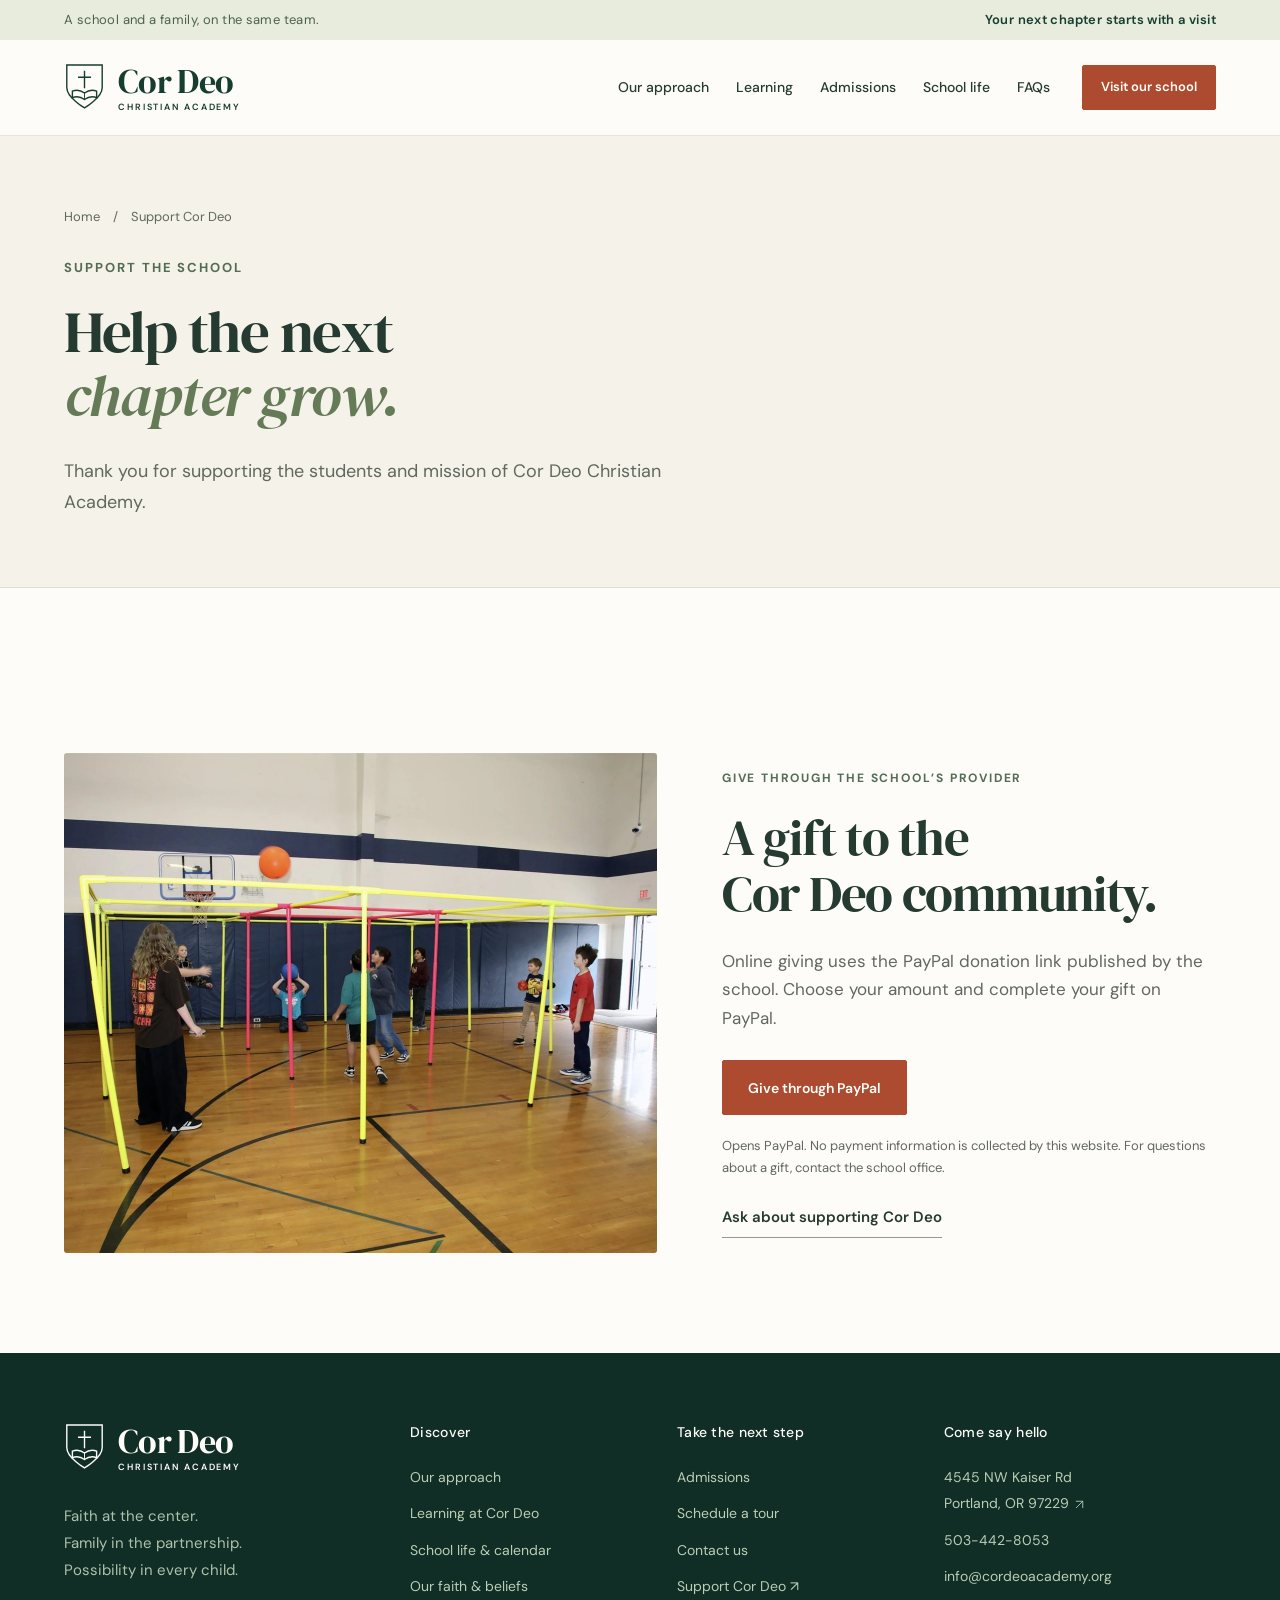
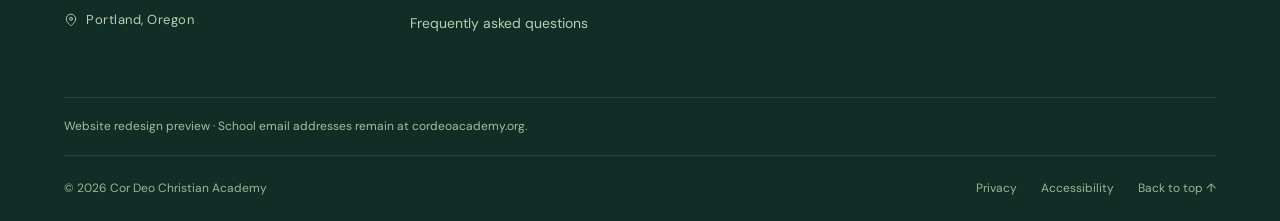
<file: donate.html>
<!doctype html>
<html lang="en" id="top" class="no-js"><head><meta charset="utf-8"><meta name="viewport" content="width=device-width,initial-scale=1"><meta name="theme-color" content="#193c34"><title>Support Cor Deo | Cor Deo Christian Academy</title><meta name="description" content="Support the students and mission of Cor Deo through the school’s published donation provider."><meta property="og:type" content="website"><meta property="og:title" content="Support Cor Deo | Cor Deo Christian Academy"><meta property="og:description" content="Support the students and mission of Cor Deo through the school’s published donation provider."><meta property="og:image" content="https://samytesfa29-hash.github.io/cordeo-academy/assets/social-card.jpg"><meta property="og:image:alt" content="Students at Cor Deo Christian Academy"><meta name="twitter:card" content="summary_large_image"><link rel="icon" href="assets/favicon.svg" type="image/svg+xml"><link rel="stylesheet" href="assets/styles.css?v=3"><link rel="stylesheet" href="assets/experience.css?v=3"><link rel="stylesheet" href="assets/polish.css?v=3"><script src="assets/site.js?v=3" defer></script><script src="assets/experience.js?v=3" defer></script><script src="assets/polish.js?v=3" defer></script></head>
<body><a class="skip-link" href="#main">Skip to content</a>
    <div class="announcement"><div class="container"><span>A school and a family, on the same team.</span><a href="contact.html?reason=tour">Your next chapter starts with a visit</a></div></div>
    <header class="site-header"><div class="container header-inner"><a class="brand" href="index.html" aria-label="Cor Deo Christian Academy home"><svg class="brand-mark" width="43" height="51" viewBox="0 0 44 52" fill="none" aria-hidden="true"><path d="M3 3h38v24c0 11-19 22-19 22S3 38 3 27Z" stroke="currentColor" stroke-width="1.5"/><path d="M22 9v19M15 16h14M9 31c5-2 9-1 13 2 4-3 8-4 13-2v7c-5-2-9-1-13 2-4-3-8-4-13-2Z" stroke="currentColor" stroke-width="1.5"/><path d="M22 33v7" stroke="currentColor"/></svg><span><span class="brand-name">Cor Deo</span><span class="brand-sub">CHRISTIAN ACADEMY</span></span></a>
      <button class="menu-toggle" type="button" aria-controls="main-nav" aria-expanded="false"><span class="menu-lines" aria-hidden="true"></span><span class="menu-label">Menu</span></button>
      <nav id="main-nav" aria-label="Main navigation"><a href="about.html" >Our approach</a><a href="academics.html" >Learning</a><a href="admissions.html" >Admissions</a><a href="community.html" >School life</a><a class="nav-faq" href="faq.html">FAQs</a><a class="button button-small" href="contact.html?reason=tour">Visit our school <svg class="icon " width="24" height="24" viewBox="0 0 24 24" fill="none" stroke="currentColor" stroke-width="1.6" stroke-linecap="round" stroke-linejoin="round" aria-hidden="true"><path d="M6 18 18 6M6 6h12v12"/></svg></a></nav>
    </div></header><main id="main" tabindex="-1"><section class="page-intro"><div class="container"><div class="intro-copy"><div class="breadcrumb"><a href="index.html">Home</a><span>/</span>Support Cor Deo</div><p class="eyebrow">SUPPORT THE SCHOOL</p><h1>Help the next<br><em>chapter grow.</em></h1><p class="lead">Thank you for supporting the students and mission of Cor Deo Christian Academy.</p></div></div></section><section class="section section-topless"><div class="container giving-page"><img src="assets/game-in-the-gym.jpg" alt="Students taking part in a school gym activity" width="1100" height="750"><div><p class="eyebrow">GIVE THROUGH THE SCHOOL’S PROVIDER</p><h2>A gift to the<br>Cor Deo community.</h2><p>Online giving uses the PayPal donation link published by the school. Choose your amount and complete your gift on PayPal.</p><a class="button" href="https://www.paypal.com/donate?hosted_button_id=U4JM6XD2U6U3A" target="_blank" rel="noopener noreferrer">Give through PayPal</a><p class="small-note">Opens PayPal. No payment information is collected by this website. For questions about a gift, contact the school office.</p><a class="text-link" href="contact.html">Ask about supporting Cor Deo</a></div></div></section></main><footer class="site-footer"><div class="container footer-main"><div class="footer-brand"><a class="brand" href="index.html" aria-label="Cor Deo Christian Academy home"><svg class="brand-mark" width="43" height="51" viewBox="0 0 44 52" fill="none" aria-hidden="true"><path d="M3 3h38v24c0 11-19 22-19 22S3 38 3 27Z" stroke="currentColor" stroke-width="1.5"/><path d="M22 9v19M15 16h14M9 31c5-2 9-1 13 2 4-3 8-4 13-2v7c-5-2-9-1-13 2-4-3-8-4-13-2Z" stroke="currentColor" stroke-width="1.5"/><path d="M22 33v7" stroke="currentColor"/></svg><span><span class="brand-name">Cor Deo</span><span class="brand-sub">CHRISTIAN ACADEMY</span></span></a><p>Faith at the center.<br>Family in the partnership.<br>Possibility in every child.</p><span class="footer-location"><svg class="icon " width="24" height="24" viewBox="0 0 24 24" fill="none" stroke="currentColor" stroke-width="1.6" stroke-linecap="round" stroke-linejoin="round" aria-hidden="true"><path d="M20 10c0 6-8 12-8 12S4 16 4 10a8 8 0 1 1 16 0Z"/><circle cx="12" cy="10" r="2.5"/></svg> Portland, Oregon</span></div>
      <div><h2>Discover</h2><a href="about.html">Our approach</a><a href="academics.html">Learning at Cor Deo</a><a href="community.html">School life & calendar</a><a href="faith.html">Our faith & beliefs</a><a href="faq.html">Frequently asked questions</a></div>
      <div><h2>Take the next step</h2><a href="admissions.html">Admissions</a><a href="contact.html?reason=tour">Schedule a tour</a><a href="contact.html">Contact us</a><a href="donate.html" target="_blank" rel="noopener noreferrer">Support Cor Deo ↗</a></div>
      <div><h2>Come say hello</h2><a href="https://www.google.com/maps/search/?api=1&query=4545+NW+Kaiser+Rd+Portland+OR+97229" target="_blank" rel="noopener noreferrer">4545 NW Kaiser Rd<br>Portland, OR 97229 <svg class="icon " width="24" height="24" viewBox="0 0 24 24" fill="none" stroke="currentColor" stroke-width="1.6" stroke-linecap="round" stroke-linejoin="round" aria-hidden="true"><path d="M6 18 18 6M6 6h12v12"/></svg></a><a href="tel:+15034428053">503-442-8053</a><a href="mailto:info@cordeoacademy.org">info@cordeoacademy.org</a></div>
    </div><div class="container preview-note" data-preview-note>Website redesign preview · School email addresses remain at cordeoacademy.org.</div><div class="container footer-bottom"><span>© <span data-year>2026</span> Cor Deo Christian Academy</span><div><a href="privacy.html">Privacy</a><a href="accessibility.html">Accessibility</a><a href="#top">Back to top ↑</a></div></div></footer></body></html>
</file>
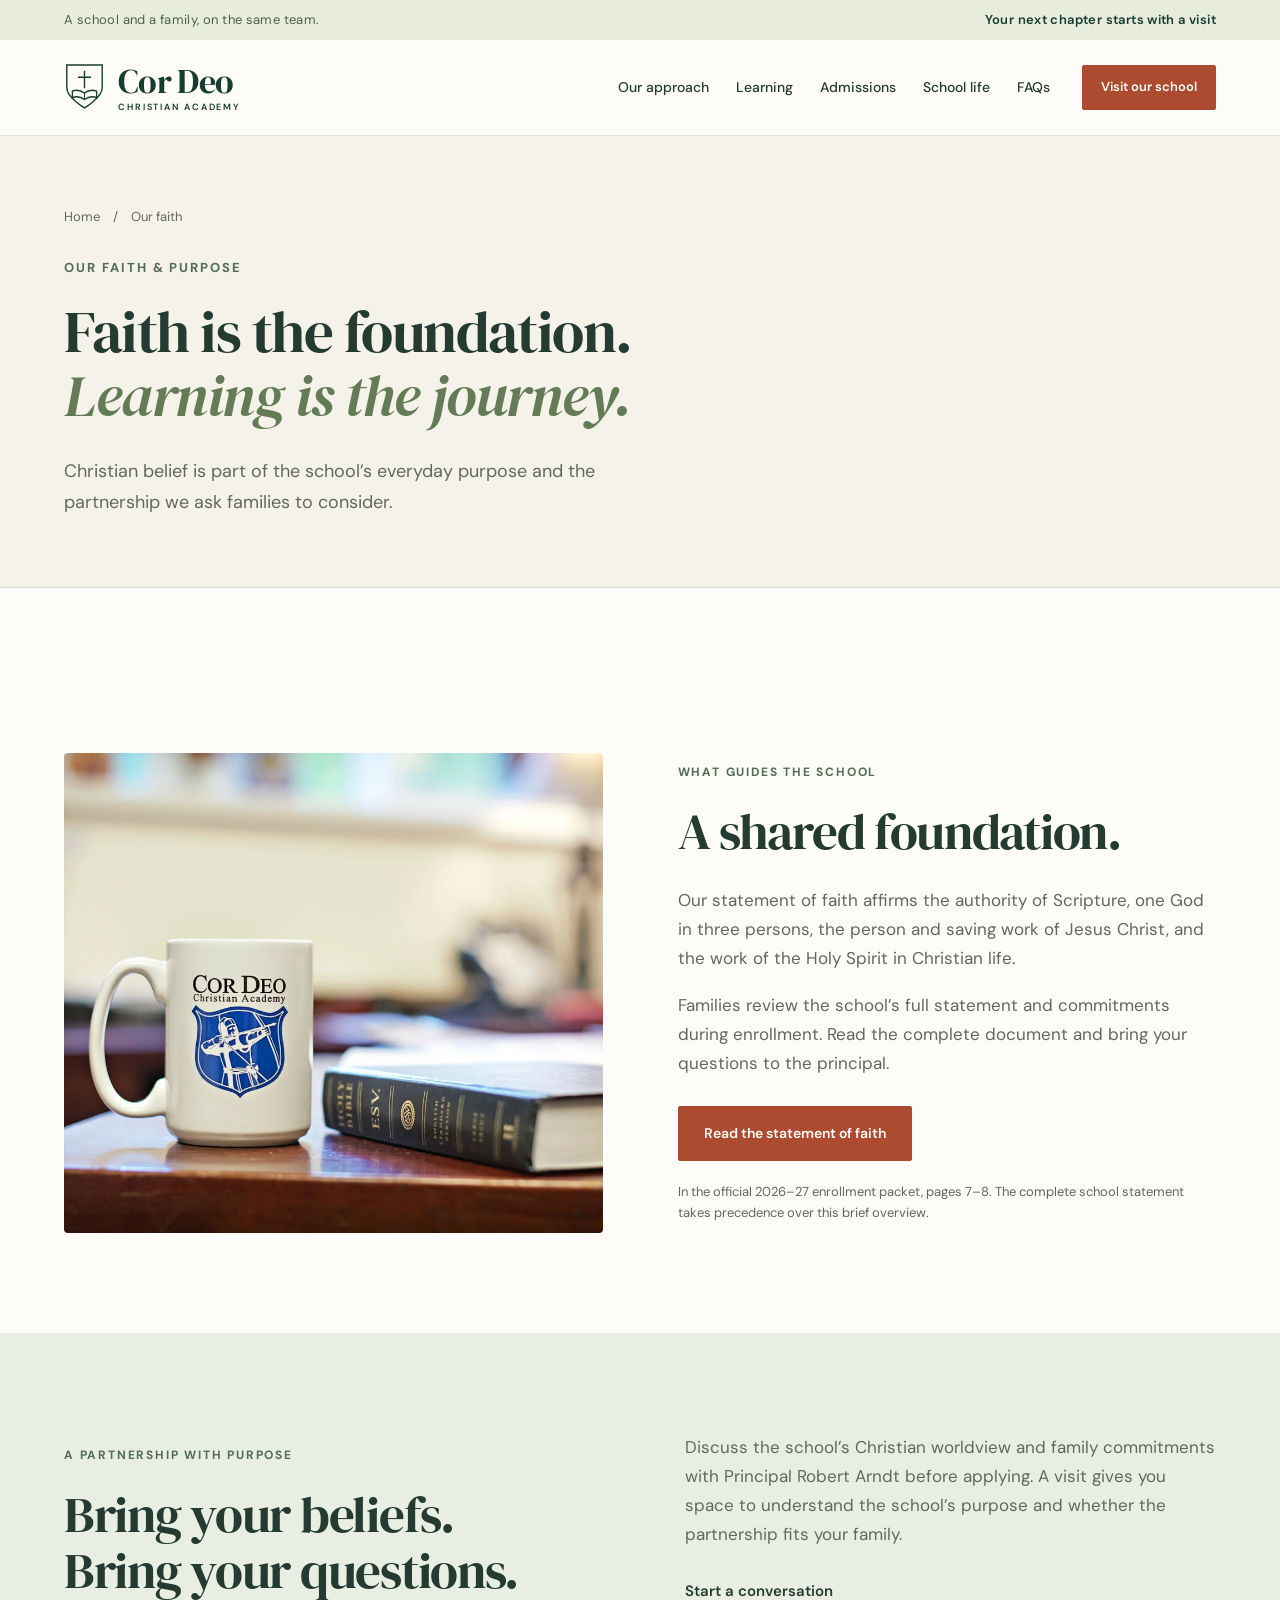
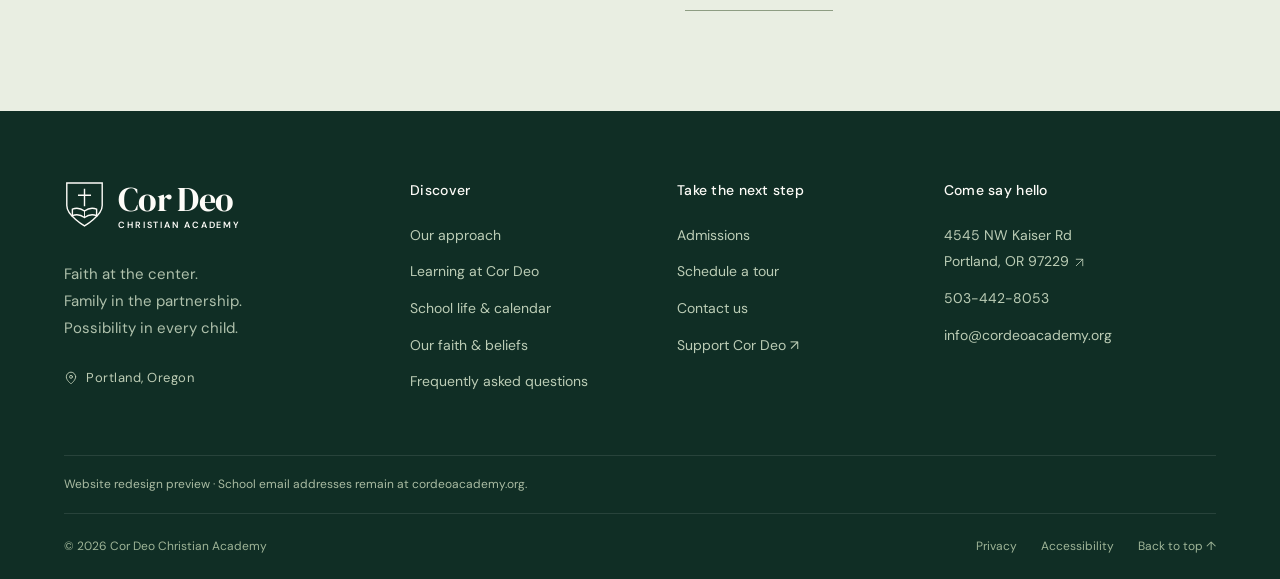
<file: faith.html>
<!doctype html>
<html lang="en" id="top" class="no-js"><head><meta charset="utf-8"><meta name="viewport" content="width=device-width,initial-scale=1"><meta name="theme-color" content="#193c34"><title>Our Faith &amp; Beliefs | Cor Deo Christian Academy</title><meta name="description" content="Read about the Christian foundation of Cor Deo and find the school’s full statement of faith."><meta property="og:type" content="website"><meta property="og:title" content="Our Faith &amp; Beliefs | Cor Deo Christian Academy"><meta property="og:description" content="Read about the Christian foundation of Cor Deo and find the school’s full statement of faith."><meta property="og:image" content="https://samytesfa29-hash.github.io/cordeo-academy/assets/social-card.jpg"><meta property="og:image:alt" content="Students at Cor Deo Christian Academy"><meta name="twitter:card" content="summary_large_image"><link rel="icon" href="assets/favicon.svg" type="image/svg+xml"><link rel="stylesheet" href="assets/styles.css?v=3"><link rel="stylesheet" href="assets/experience.css?v=3"><link rel="stylesheet" href="assets/polish.css?v=3"><script src="assets/site.js?v=3" defer></script><script src="assets/experience.js?v=3" defer></script><script src="assets/polish.js?v=3" defer></script></head>
<body><a class="skip-link" href="#main">Skip to content</a>
    <div class="announcement"><div class="container"><span>A school and a family, on the same team.</span><a href="contact.html?reason=tour">Your next chapter starts with a visit</a></div></div>
    <header class="site-header"><div class="container header-inner"><a class="brand" href="index.html" aria-label="Cor Deo Christian Academy home"><svg class="brand-mark" width="43" height="51" viewBox="0 0 44 52" fill="none" aria-hidden="true"><path d="M3 3h38v24c0 11-19 22-19 22S3 38 3 27Z" stroke="currentColor" stroke-width="1.5"/><path d="M22 9v19M15 16h14M9 31c5-2 9-1 13 2 4-3 8-4 13-2v7c-5-2-9-1-13 2-4-3-8-4-13-2Z" stroke="currentColor" stroke-width="1.5"/><path d="M22 33v7" stroke="currentColor"/></svg><span><span class="brand-name">Cor Deo</span><span class="brand-sub">CHRISTIAN ACADEMY</span></span></a>
      <button class="menu-toggle" type="button" aria-controls="main-nav" aria-expanded="false"><span class="menu-lines" aria-hidden="true"></span><span class="menu-label">Menu</span></button>
      <nav id="main-nav" aria-label="Main navigation"><a href="about.html" >Our approach</a><a href="academics.html" >Learning</a><a href="admissions.html" >Admissions</a><a href="community.html" >School life</a><a class="nav-faq" href="faq.html">FAQs</a><a class="button button-small" href="contact.html?reason=tour">Visit our school <svg class="icon " width="24" height="24" viewBox="0 0 24 24" fill="none" stroke="currentColor" stroke-width="1.6" stroke-linecap="round" stroke-linejoin="round" aria-hidden="true"><path d="M6 18 18 6M6 6h12v12"/></svg></a></nav>
    </div></header><main id="main" tabindex="-1"><section class="page-intro"><div class="container"><div class="intro-copy"><div class="breadcrumb"><a href="index.html">Home</a><span>/</span>Our faith</div><p class="eyebrow">OUR FAITH & PURPOSE</p><h1>Faith is the foundation.<br><em>Learning is the journey.</em></h1><p class="lead">Christian belief is part of the school’s everyday purpose and the partnership we ask families to consider.</p></div></div></section>
<section class="section section-topless"><div class="container faith-page-layout"><img class="faith-page-photo" src="assets/cor-deo-mug-and-bible.jpg" alt="A Bible alongside a Cor Deo mug" width="1000" height="800"><div><p class="eyebrow">WHAT GUIDES THE SCHOOL</p><h2>A shared foundation.</h2><p>Our statement of faith affirms the authority of Scripture, one God in three persons, the person and saving work of Jesus Christ, and the work of the Holy Spirit in Christian life.</p><p>Families review the school’s full statement and commitments during enrollment. Read the complete document and bring your questions to the principal.</p><a class="button" href="assets/documents/enrollment-2026-2027.pdf#page=7" target="_blank" rel="noopener noreferrer">Read the statement of faith</a><p class="small-note">In the official 2026–27 enrollment packet, pages 7–8. The complete school statement takes precedence over this brief overview.</p></div></div></section>
<section class="section faith-questions"><div class="container split"><div><p class="eyebrow">A PARTNERSHIP WITH PURPOSE</p><h2>Bring your beliefs.<br>Bring your questions.</h2></div><div><p>Discuss the school’s Christian worldview and family commitments with Principal Robert Arndt before applying. A visit gives you space to understand the school’s purpose and whether the partnership fits your family.</p><a class="text-link" href="contact.html?reason=tour">Start a conversation</a></div></div></section></main><footer class="site-footer"><div class="container footer-main"><div class="footer-brand"><a class="brand" href="index.html" aria-label="Cor Deo Christian Academy home"><svg class="brand-mark" width="43" height="51" viewBox="0 0 44 52" fill="none" aria-hidden="true"><path d="M3 3h38v24c0 11-19 22-19 22S3 38 3 27Z" stroke="currentColor" stroke-width="1.5"/><path d="M22 9v19M15 16h14M9 31c5-2 9-1 13 2 4-3 8-4 13-2v7c-5-2-9-1-13 2-4-3-8-4-13-2Z" stroke="currentColor" stroke-width="1.5"/><path d="M22 33v7" stroke="currentColor"/></svg><span><span class="brand-name">Cor Deo</span><span class="brand-sub">CHRISTIAN ACADEMY</span></span></a><p>Faith at the center.<br>Family in the partnership.<br>Possibility in every child.</p><span class="footer-location"><svg class="icon " width="24" height="24" viewBox="0 0 24 24" fill="none" stroke="currentColor" stroke-width="1.6" stroke-linecap="round" stroke-linejoin="round" aria-hidden="true"><path d="M20 10c0 6-8 12-8 12S4 16 4 10a8 8 0 1 1 16 0Z"/><circle cx="12" cy="10" r="2.5"/></svg> Portland, Oregon</span></div>
      <div><h2>Discover</h2><a href="about.html">Our approach</a><a href="academics.html">Learning at Cor Deo</a><a href="community.html">School life & calendar</a><a href="faith.html">Our faith & beliefs</a><a href="faq.html">Frequently asked questions</a></div>
      <div><h2>Take the next step</h2><a href="admissions.html">Admissions</a><a href="contact.html?reason=tour">Schedule a tour</a><a href="contact.html">Contact us</a><a href="donate.html" target="_blank" rel="noopener noreferrer">Support Cor Deo ↗</a></div>
      <div><h2>Come say hello</h2><a href="https://www.google.com/maps/search/?api=1&query=4545+NW+Kaiser+Rd+Portland+OR+97229" target="_blank" rel="noopener noreferrer">4545 NW Kaiser Rd<br>Portland, OR 97229 <svg class="icon " width="24" height="24" viewBox="0 0 24 24" fill="none" stroke="currentColor" stroke-width="1.6" stroke-linecap="round" stroke-linejoin="round" aria-hidden="true"><path d="M6 18 18 6M6 6h12v12"/></svg></a><a href="tel:+15034428053">503-442-8053</a><a href="mailto:info@cordeoacademy.org">info@cordeoacademy.org</a></div>
    </div><div class="container preview-note" data-preview-note>Website redesign preview · School email addresses remain at cordeoacademy.org.</div><div class="container footer-bottom"><span>© <span data-year>2026</span> Cor Deo Christian Academy</span><div><a href="privacy.html">Privacy</a><a href="accessibility.html">Accessibility</a><a href="#top">Back to top ↑</a></div></div></footer></body></html>
</file>
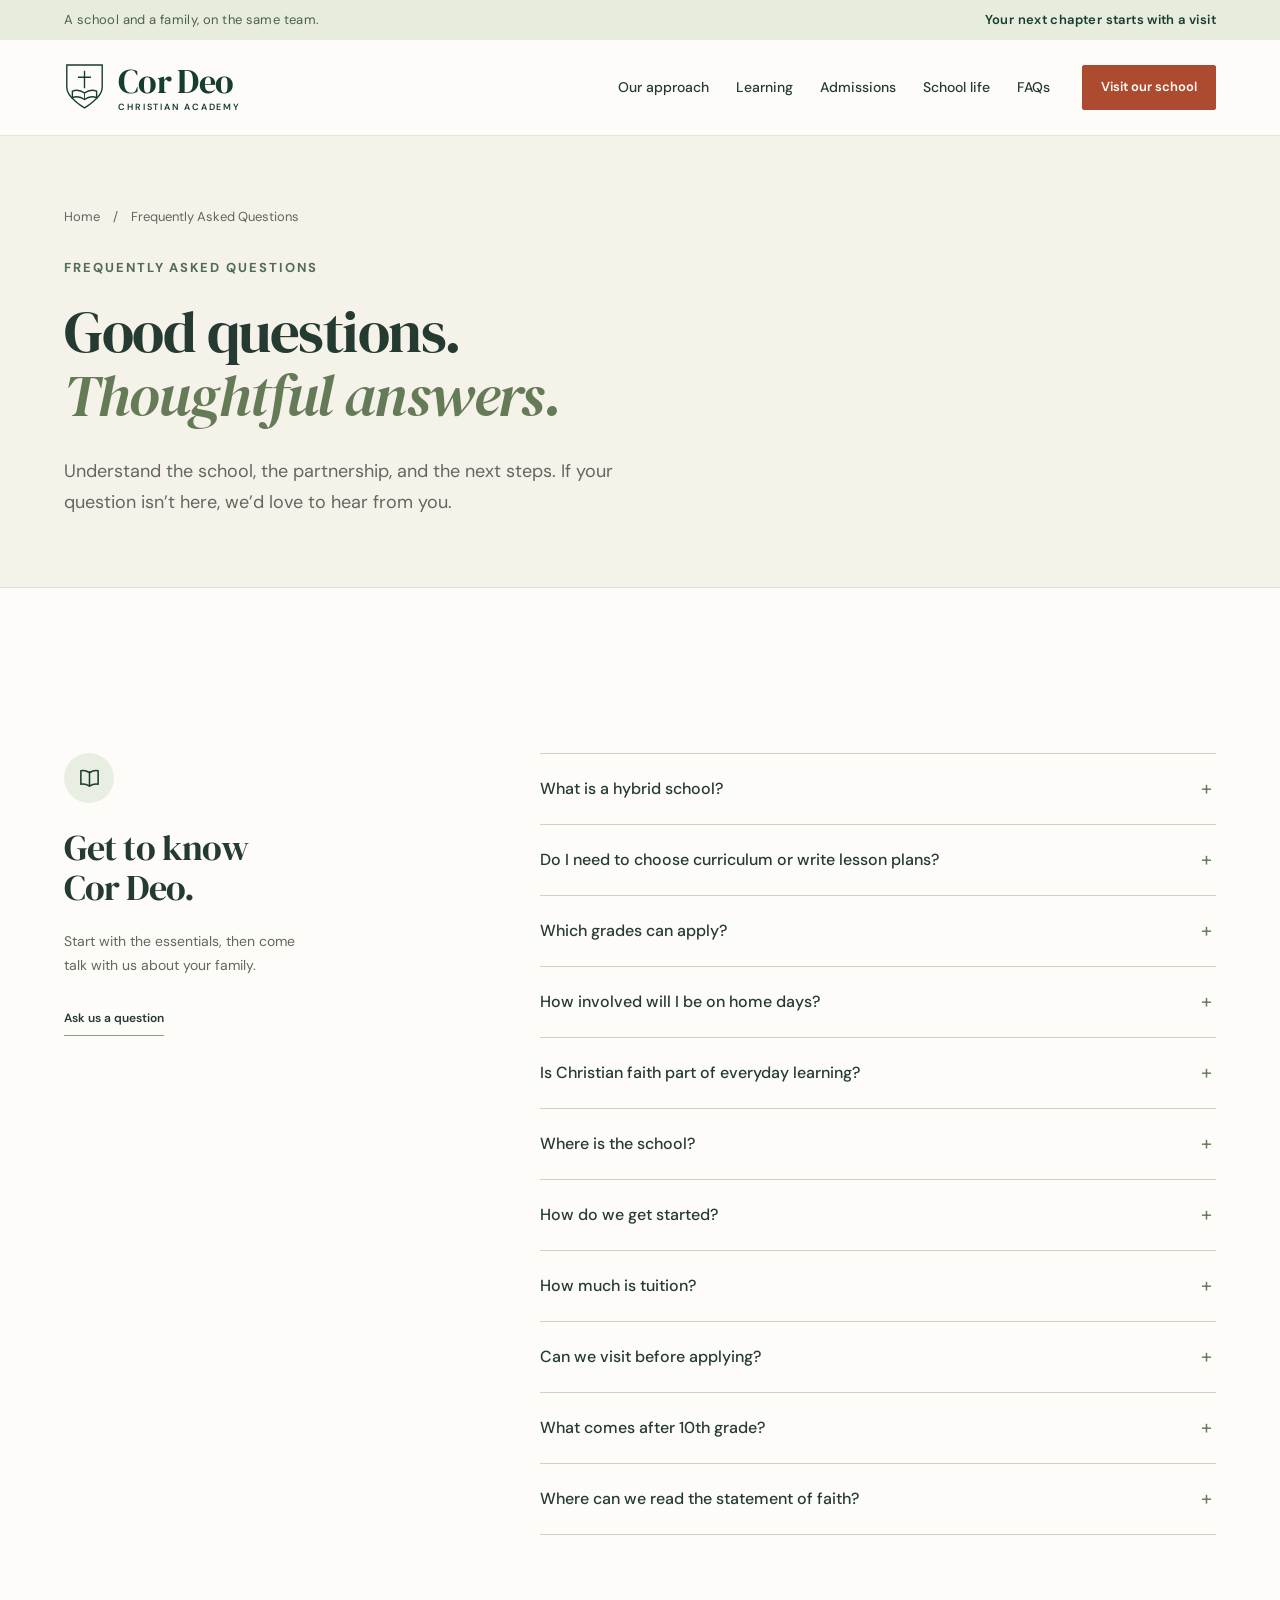
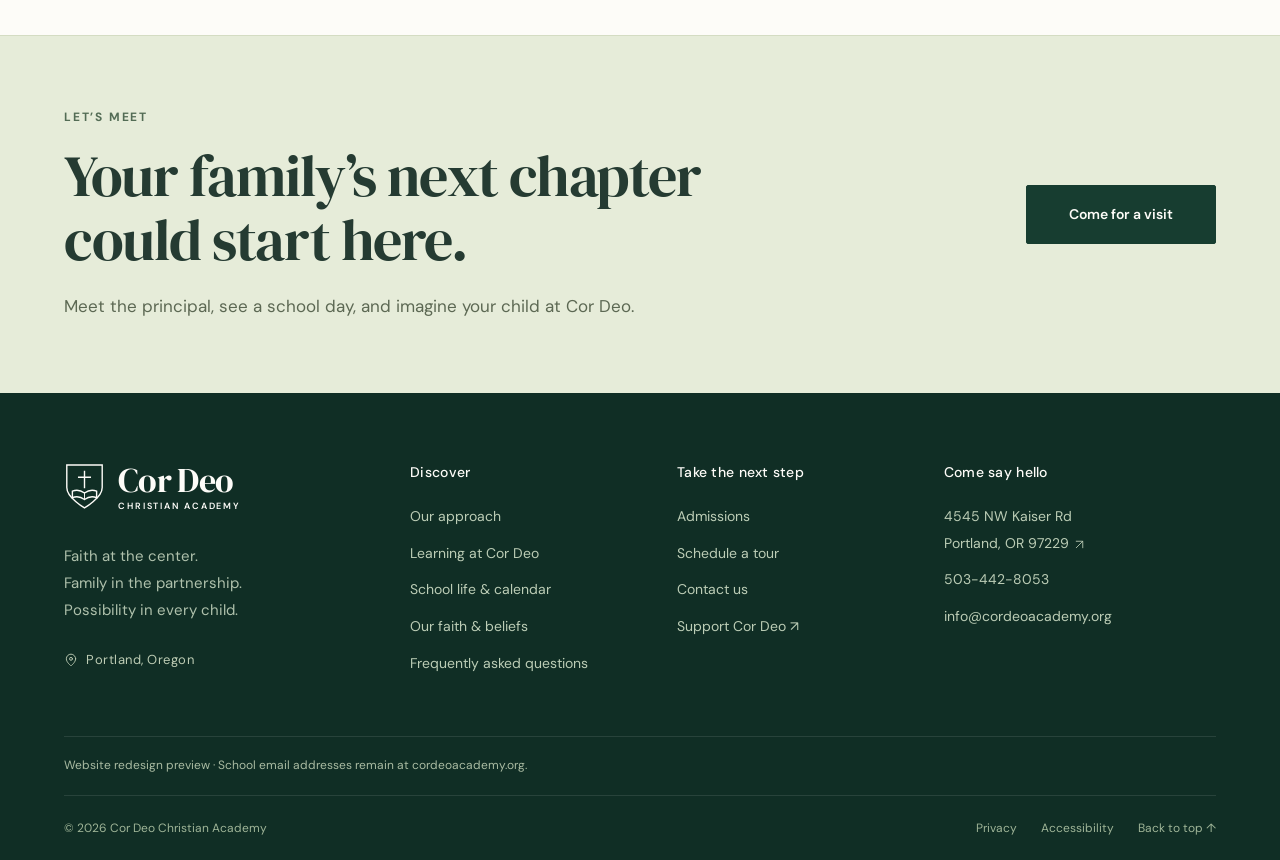
<file: faq.html>
<!doctype html>
<html lang="en" id="top" class="no-js"><head><meta charset="utf-8"><meta name="viewport" content="width=device-width,initial-scale=1"><meta name="theme-color" content="#193c34"><title>Frequently Asked Questions | Cor Deo Christian Academy</title><meta name="description" content="Find answers about hybrid learning, home days, tuition, Christian education, and enrollment at Cor Deo."><meta property="og:type" content="website"><meta property="og:title" content="Frequently Asked Questions | Cor Deo Christian Academy"><meta property="og:description" content="Find answers about hybrid learning, home days, tuition, Christian education, and enrollment at Cor Deo."><meta property="og:image" content="https://samytesfa29-hash.github.io/cordeo-academy/assets/social-card.jpg"><meta property="og:image:alt" content="Students at Cor Deo Christian Academy"><meta name="twitter:card" content="summary_large_image"><link rel="icon" href="assets/favicon.svg" type="image/svg+xml"><link rel="stylesheet" href="assets/styles.css?v=3"><link rel="stylesheet" href="assets/experience.css?v=3"><link rel="stylesheet" href="assets/polish.css?v=3"><script src="assets/site.js?v=3" defer></script><script src="assets/experience.js?v=3" defer></script><script src="assets/polish.js?v=3" defer></script></head>
<body><a class="skip-link" href="#main">Skip to content</a>
    <div class="announcement"><div class="container"><span>A school and a family, on the same team.</span><a href="contact.html?reason=tour">Your next chapter starts with a visit</a></div></div>
    <header class="site-header"><div class="container header-inner"><a class="brand" href="index.html" aria-label="Cor Deo Christian Academy home"><svg class="brand-mark" width="43" height="51" viewBox="0 0 44 52" fill="none" aria-hidden="true"><path d="M3 3h38v24c0 11-19 22-19 22S3 38 3 27Z" stroke="currentColor" stroke-width="1.5"/><path d="M22 9v19M15 16h14M9 31c5-2 9-1 13 2 4-3 8-4 13-2v7c-5-2-9-1-13 2-4-3-8-4-13-2Z" stroke="currentColor" stroke-width="1.5"/><path d="M22 33v7" stroke="currentColor"/></svg><span><span class="brand-name">Cor Deo</span><span class="brand-sub">CHRISTIAN ACADEMY</span></span></a>
      <button class="menu-toggle" type="button" aria-controls="main-nav" aria-expanded="false"><span class="menu-lines" aria-hidden="true"></span><span class="menu-label">Menu</span></button>
      <nav id="main-nav" aria-label="Main navigation"><a href="about.html" >Our approach</a><a href="academics.html" >Learning</a><a href="admissions.html" >Admissions</a><a href="community.html" >School life</a><a class="nav-faq" href="faq.html">FAQs</a><a class="button button-small" href="contact.html?reason=tour">Visit our school <svg class="icon " width="24" height="24" viewBox="0 0 24 24" fill="none" stroke="currentColor" stroke-width="1.6" stroke-linecap="round" stroke-linejoin="round" aria-hidden="true"><path d="M6 18 18 6M6 6h12v12"/></svg></a></nav>
    </div></header><main id="main" tabindex="-1"><section class="page-intro"><div class="container"><div class="intro-copy"><div class="breadcrumb"><a href="index.html">Home</a><span>/</span>Frequently Asked Questions</div><p class="eyebrow">FREQUENTLY ASKED QUESTIONS</p><h1>Good questions.<br><em>Thoughtful answers.</em></h1><p class="lead">Understand the school, the partnership, and the next steps. If your question isn’t here, we’d love to hear from you.</p></div></div></section>
<section class="section section-topless"><div class="container faq-page"><aside class="faq-sidebar"><span class="icon-box"><svg class="icon " width="24" height="24" viewBox="0 0 24 24" fill="none" stroke="currentColor" stroke-width="1.6" stroke-linecap="round" stroke-linejoin="round" aria-hidden="true"><path d="M12 5v15M3 4c4-1 6 0 9 2 3-2 5-3 9-2v14c-4-1-6 0-9 2-3-2-5-3-9-2Z"/></svg></span><h2>Get to know<br>Cor Deo.</h2><p>Start with the essentials, then come talk with us about your family.</p><a class="text-link" href="contact.html">Ask us a question <svg class="icon " width="24" height="24" viewBox="0 0 24 24" fill="none" stroke="currentColor" stroke-width="1.6" stroke-linecap="round" stroke-linejoin="round" aria-hidden="true"><path d="M5 12h14m-6-6 6 6-6 6"/></svg></a></aside><div class="faq-list"><details name="all-questions"><summary>What is a hybrid school?<span class="plus" aria-hidden="true">+</span></summary><div class="answer"><p>It combines classroom instruction with parent-guided learning at home. Cor Deo students attend campus on Monday, Wednesday, and Friday. On Tuesday and Thursday, they complete teacher-planned work with their parents.</p></div></details><details name="all-questions"><summary>Do I need to choose curriculum or write lesson plans?<span class="plus" aria-hidden="true">+</span></summary><div class="answer"><p>No. Cor Deo provides the curriculum, lesson plans, and home-day assignments. Parents guide the work at home and stay in touch with teachers. Some grading is shared, depending on the grade and subject.</p></div></details><details name="all-questions"><summary>Which grades can apply?<span class="plus" aria-hidden="true">+</span></summary><div class="answer"><p>We offer kindergarten through 10th grade. Contact the office about current openings, grade placement, and the classes available for your child.</p></div></details><details name="all-questions"><summary>How involved will I be on home days?<span class="plus" aria-hidden="true">+</span></summary><div class="answer"><p>Younger students need hands-on guidance. Older students work with increasing independence. Your role includes helping your child stay organized, understanding the assignments, and following through. <a href="about.html#home-days">See the home-day guide.</a></p></div></details><details name="all-questions"><summary>Is Christian faith part of everyday learning?<span class="plus" aria-hidden="true">+</span></summary><div class="answer"><p>Yes. Bible study, Christian character, and a Christian worldview are central to the school’s educational purpose. Families review the school’s statement of faith and commitments as part of enrollment.</p></div></details><details name="all-questions"><summary>Where is the school?<span class="plus" aria-hidden="true">+</span></summary><div class="answer"><p>Cor Deo is at 4545 NW Kaiser Rd, Portland, OR 97229, in the Bethany area. Families come from Beaverton, Hillsboro, Cedar Mill, Tigard, and across the Portland area.</p></div></details><details name="all-questions"><summary>How do we get started?<span class="plus" aria-hidden="true">+</span></summary><div class="answer"><p>Start with a campus tour with Principal Robert Arndt. Then review the enrollment packet and complete the required family and student paperwork. <a href="admissions.html">See the admissions steps.</a></p></div></details><details name="all-questions"><summary>How much is tuition?<span class="plus" aria-hidden="true">+</span></summary><div class="answer"><p>The school’s published 2026–27 rates are $6,200 for K–6 and $6,325 for grades 7–8. Ask the office about grades 9–10. Published sibling discounts are 10% for a second child and 20% for additional children. The enrollment packet and school office are the authority for fees, eligibility, and payment terms.</p></div></details><details name="all-questions"><summary>Can we visit before applying?<span class="plus" aria-hidden="true">+</span></summary><div class="answer"><p>Absolutely. A tour is the first step. You can see campus, meet the principal, and talk through how the partnership would work for your family. <a href="contact.html?reason=tour">Request a tour.</a></p></div></details><details name="all-questions"><summary id="beyond-tenth">What comes after 10th grade?<span class="plus" aria-hidden="true">+</span></summary><div class="answer"><p>Talk with Principal Robert Arndt about planning for grades 11–12 before deciding on your child’s next step. Ask about current course offerings, academic records, and transition planning. We can discuss your family’s situation during a campus visit.</p></div></details><details name="all-questions"><summary>Where can we read the statement of faith?<span class="plus" aria-hidden="true">+</span></summary><div class="answer"><p>Start with our <a href="faith.html">faith and beliefs page</a>, then read the complete school statement in the enrollment packet. The principal can discuss questions about the school’s Christian worldview and family commitments.</p></div></details></div></div></section><section class="visit-cta"><div class="container visit-inner"><div><p class="eyebrow">LET’S MEET</p><h2>Your family’s next chapter<br>could start here.</h2><p>Meet the principal, see a school day, and imagine your child at Cor Deo.</p></div><a class="button button-light" href="contact.html?reason=tour">Come for a visit <svg class="icon " width="24" height="24" viewBox="0 0 24 24" fill="none" stroke="currentColor" stroke-width="1.6" stroke-linecap="round" stroke-linejoin="round" aria-hidden="true"><path d="M6 18 18 6M6 6h12v12"/></svg></a><span class="cta-decoration" aria-hidden="true">✳</span></div></section>
</main><footer class="site-footer"><div class="container footer-main"><div class="footer-brand"><a class="brand" href="index.html" aria-label="Cor Deo Christian Academy home"><svg class="brand-mark" width="43" height="51" viewBox="0 0 44 52" fill="none" aria-hidden="true"><path d="M3 3h38v24c0 11-19 22-19 22S3 38 3 27Z" stroke="currentColor" stroke-width="1.5"/><path d="M22 9v19M15 16h14M9 31c5-2 9-1 13 2 4-3 8-4 13-2v7c-5-2-9-1-13 2-4-3-8-4-13-2Z" stroke="currentColor" stroke-width="1.5"/><path d="M22 33v7" stroke="currentColor"/></svg><span><span class="brand-name">Cor Deo</span><span class="brand-sub">CHRISTIAN ACADEMY</span></span></a><p>Faith at the center.<br>Family in the partnership.<br>Possibility in every child.</p><span class="footer-location"><svg class="icon " width="24" height="24" viewBox="0 0 24 24" fill="none" stroke="currentColor" stroke-width="1.6" stroke-linecap="round" stroke-linejoin="round" aria-hidden="true"><path d="M20 10c0 6-8 12-8 12S4 16 4 10a8 8 0 1 1 16 0Z"/><circle cx="12" cy="10" r="2.5"/></svg> Portland, Oregon</span></div>
      <div><h2>Discover</h2><a href="about.html">Our approach</a><a href="academics.html">Learning at Cor Deo</a><a href="community.html">School life & calendar</a><a href="faith.html">Our faith & beliefs</a><a href="faq.html">Frequently asked questions</a></div>
      <div><h2>Take the next step</h2><a href="admissions.html">Admissions</a><a href="contact.html?reason=tour">Schedule a tour</a><a href="contact.html">Contact us</a><a href="donate.html" target="_blank" rel="noopener noreferrer">Support Cor Deo ↗</a></div>
      <div><h2>Come say hello</h2><a href="https://www.google.com/maps/search/?api=1&query=4545+NW+Kaiser+Rd+Portland+OR+97229" target="_blank" rel="noopener noreferrer">4545 NW Kaiser Rd<br>Portland, OR 97229 <svg class="icon " width="24" height="24" viewBox="0 0 24 24" fill="none" stroke="currentColor" stroke-width="1.6" stroke-linecap="round" stroke-linejoin="round" aria-hidden="true"><path d="M6 18 18 6M6 6h12v12"/></svg></a><a href="tel:+15034428053">503-442-8053</a><a href="mailto:info@cordeoacademy.org">info@cordeoacademy.org</a></div>
    </div><div class="container preview-note" data-preview-note>Website redesign preview · School email addresses remain at cordeoacademy.org.</div><div class="container footer-bottom"><span>© <span data-year>2026</span> Cor Deo Christian Academy</span><div><a href="privacy.html">Privacy</a><a href="accessibility.html">Accessibility</a><a href="#top">Back to top ↑</a></div></div></footer></body></html>
</file>
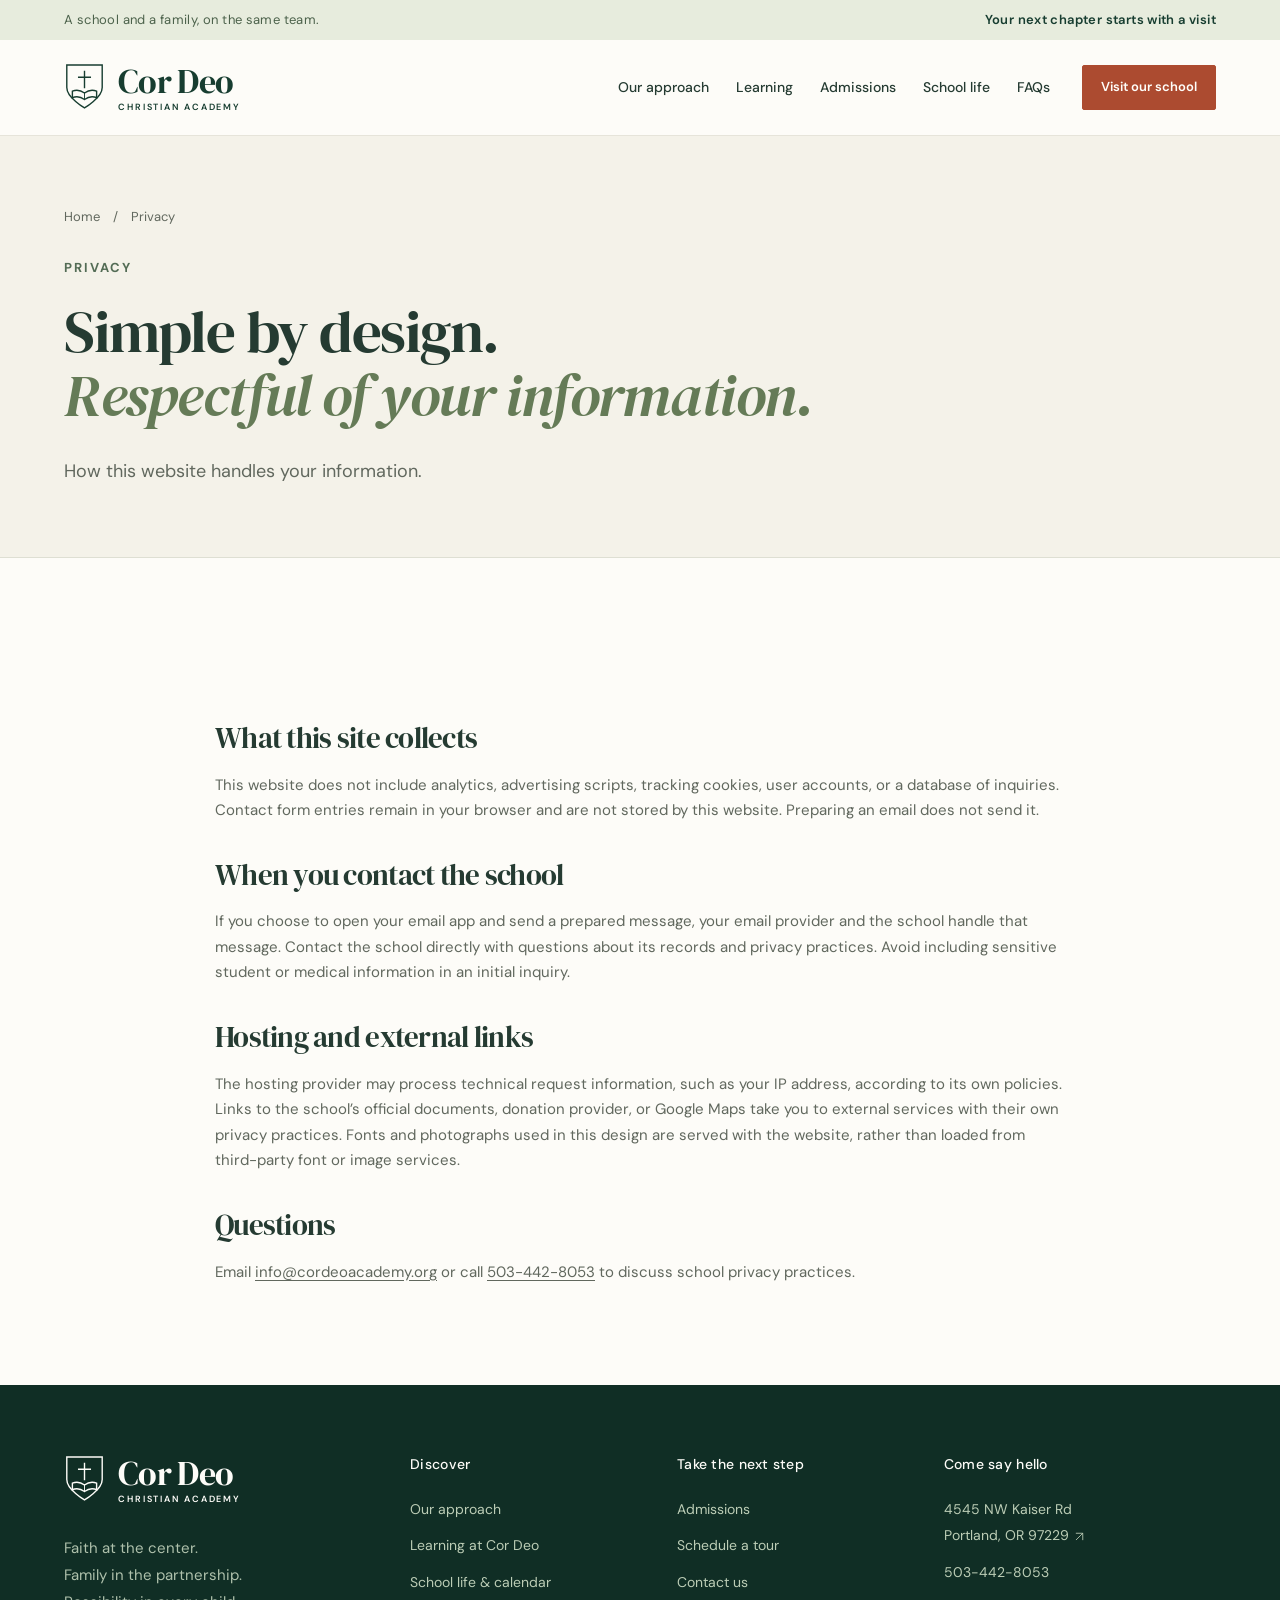
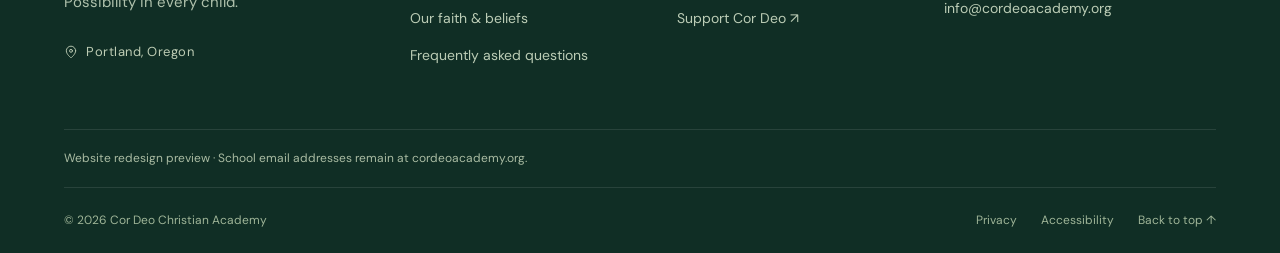
<file: privacy.html>
<!doctype html>
<html lang="en" id="top" class="no-js"><head><meta charset="utf-8"><meta name="viewport" content="width=device-width,initial-scale=1"><meta name="theme-color" content="#193c34"><title>Website Privacy | Cor Deo Christian Academy</title><meta name="description" content="Understand how the Cor Deo website handles contact inquiries, hosting, and external services."><meta property="og:type" content="website"><meta property="og:title" content="Website Privacy | Cor Deo Christian Academy"><meta property="og:description" content="Understand how the Cor Deo website handles contact inquiries, hosting, and external services."><meta property="og:image" content="https://samytesfa29-hash.github.io/cordeo-academy/assets/social-card.jpg"><meta property="og:image:alt" content="Students at Cor Deo Christian Academy"><meta name="twitter:card" content="summary_large_image"><link rel="icon" href="assets/favicon.svg" type="image/svg+xml"><link rel="stylesheet" href="assets/styles.css?v=3"><link rel="stylesheet" href="assets/experience.css?v=3"><link rel="stylesheet" href="assets/polish.css?v=3"><script src="assets/site.js?v=3" defer></script><script src="assets/experience.js?v=3" defer></script><script src="assets/polish.js?v=3" defer></script></head>
<body><a class="skip-link" href="#main">Skip to content</a>
    <div class="announcement"><div class="container"><span>A school and a family, on the same team.</span><a href="contact.html?reason=tour">Your next chapter starts with a visit</a></div></div>
    <header class="site-header"><div class="container header-inner"><a class="brand" href="index.html" aria-label="Cor Deo Christian Academy home"><svg class="brand-mark" width="43" height="51" viewBox="0 0 44 52" fill="none" aria-hidden="true"><path d="M3 3h38v24c0 11-19 22-19 22S3 38 3 27Z" stroke="currentColor" stroke-width="1.5"/><path d="M22 9v19M15 16h14M9 31c5-2 9-1 13 2 4-3 8-4 13-2v7c-5-2-9-1-13 2-4-3-8-4-13-2Z" stroke="currentColor" stroke-width="1.5"/><path d="M22 33v7" stroke="currentColor"/></svg><span><span class="brand-name">Cor Deo</span><span class="brand-sub">CHRISTIAN ACADEMY</span></span></a>
      <button class="menu-toggle" type="button" aria-controls="main-nav" aria-expanded="false"><span class="menu-lines" aria-hidden="true"></span><span class="menu-label">Menu</span></button>
      <nav id="main-nav" aria-label="Main navigation"><a href="about.html" >Our approach</a><a href="academics.html" >Learning</a><a href="admissions.html" >Admissions</a><a href="community.html" >School life</a><a class="nav-faq" href="faq.html">FAQs</a><a class="button button-small" href="contact.html?reason=tour">Visit our school <svg class="icon " width="24" height="24" viewBox="0 0 24 24" fill="none" stroke="currentColor" stroke-width="1.6" stroke-linecap="round" stroke-linejoin="round" aria-hidden="true"><path d="M6 18 18 6M6 6h12v12"/></svg></a></nav>
    </div></header><main id="main" tabindex="-1"><section class="page-intro"><div class="container"><div class="intro-copy"><div class="breadcrumb"><a href="index.html">Home</a><span>/</span>Privacy</div><p class="eyebrow">PRIVACY</p><h1>Simple by design.<br><em>Respectful of your information.</em></h1><p class="lead">How this website handles your information.</p></div></div></section><section class="section section-topless"><div class="container legal-content"><h2>What this site collects</h2><p>This website does not include analytics, advertising scripts, tracking cookies, user accounts, or a database of inquiries. Contact form entries remain in your browser and are not stored by this website. Preparing an email does not send it.</p><h2>When you contact the school</h2><p>If you choose to open your email app and send a prepared message, your email provider and the school handle that message. Contact the school directly with questions about its records and privacy practices. Avoid including sensitive student or medical information in an initial inquiry.</p><h2>Hosting and external links</h2><p>The hosting provider may process technical request information, such as your IP address, according to its own policies. Links to the school’s official documents, donation provider, or Google Maps take you to external services with their own privacy practices. Fonts and photographs used in this design are served with the website, rather than loaded from third-party font or image services.</p><h2>Questions</h2><p>Email <a href="mailto:info@cordeoacademy.org">info@cordeoacademy.org</a> or call <a href="tel:+15034428053">503-442-8053</a> to discuss school privacy practices.</p></div></section></main><footer class="site-footer"><div class="container footer-main"><div class="footer-brand"><a class="brand" href="index.html" aria-label="Cor Deo Christian Academy home"><svg class="brand-mark" width="43" height="51" viewBox="0 0 44 52" fill="none" aria-hidden="true"><path d="M3 3h38v24c0 11-19 22-19 22S3 38 3 27Z" stroke="currentColor" stroke-width="1.5"/><path d="M22 9v19M15 16h14M9 31c5-2 9-1 13 2 4-3 8-4 13-2v7c-5-2-9-1-13 2-4-3-8-4-13-2Z" stroke="currentColor" stroke-width="1.5"/><path d="M22 33v7" stroke="currentColor"/></svg><span><span class="brand-name">Cor Deo</span><span class="brand-sub">CHRISTIAN ACADEMY</span></span></a><p>Faith at the center.<br>Family in the partnership.<br>Possibility in every child.</p><span class="footer-location"><svg class="icon " width="24" height="24" viewBox="0 0 24 24" fill="none" stroke="currentColor" stroke-width="1.6" stroke-linecap="round" stroke-linejoin="round" aria-hidden="true"><path d="M20 10c0 6-8 12-8 12S4 16 4 10a8 8 0 1 1 16 0Z"/><circle cx="12" cy="10" r="2.5"/></svg> Portland, Oregon</span></div>
      <div><h2>Discover</h2><a href="about.html">Our approach</a><a href="academics.html">Learning at Cor Deo</a><a href="community.html">School life & calendar</a><a href="faith.html">Our faith & beliefs</a><a href="faq.html">Frequently asked questions</a></div>
      <div><h2>Take the next step</h2><a href="admissions.html">Admissions</a><a href="contact.html?reason=tour">Schedule a tour</a><a href="contact.html">Contact us</a><a href="donate.html" target="_blank" rel="noopener noreferrer">Support Cor Deo ↗</a></div>
      <div><h2>Come say hello</h2><a href="https://www.google.com/maps/search/?api=1&query=4545+NW+Kaiser+Rd+Portland+OR+97229" target="_blank" rel="noopener noreferrer">4545 NW Kaiser Rd<br>Portland, OR 97229 <svg class="icon " width="24" height="24" viewBox="0 0 24 24" fill="none" stroke="currentColor" stroke-width="1.6" stroke-linecap="round" stroke-linejoin="round" aria-hidden="true"><path d="M6 18 18 6M6 6h12v12"/></svg></a><a href="tel:+15034428053">503-442-8053</a><a href="mailto:info@cordeoacademy.org">info@cordeoacademy.org</a></div>
    </div><div class="container preview-note" data-preview-note>Website redesign preview · School email addresses remain at cordeoacademy.org.</div><div class="container footer-bottom"><span>© <span data-year>2026</span> Cor Deo Christian Academy</span><div><a href="privacy.html">Privacy</a><a href="accessibility.html">Accessibility</a><a href="#top">Back to top ↑</a></div></div></footer></body></html>
</file>
<file: assets/styles.css>
/* Cor Deo — an intentionally simple, framework-free website. */
@font-face{font-family:DM Sans;src:url('fonts/dm-sans-400.ttf') format('truetype');font-weight:400;font-display:swap}
@font-face{font-family:DM Sans;src:url('fonts/dm-sans-500.ttf') format('truetype');font-weight:500;font-display:swap}
@font-face{font-family:DM Sans;src:url('fonts/dm-sans-600.ttf') format('truetype');font-weight:600;font-display:swap}
@font-face{font-family:DM Sans;src:url('fonts/dm-sans-700.ttf') format('truetype');font-weight:700;font-display:swap}
@font-face{font-family:DM Serif Display;src:url('fonts/dm-serif-regular.ttf') format('truetype');font-weight:400;font-display:swap}
@font-face{font-family:DM Serif Display;src:url('fonts/dm-serif-italic.ttf') format('truetype');font-weight:400;font-style:italic;font-display:swap}
:root{--pine:#193c34;--deep:#15332c;--ink:#253b32;--muted:#61685e;--paper:#faf8f1;--cream:#f1eee4;--sage:#e8eddf;--gold:#eadcb4;--rust:#b95234;--rust-dark:#9e4028;--line:#dcded2;--white:#fffefa;--serif:'DM Serif Display',Georgia,'Times New Roman',serif;--sans:'DM Sans',-apple-system,BlinkMacSystemFont,'Segoe UI',sans-serif;--container:1240px;--gutter:clamp(22px,5vw,80px)}
*{box-sizing:border-box}html{scroll-behavior:smooth;scroll-padding-top:120px}body{margin:0;background:var(--paper);color:var(--ink);font-family:var(--sans);font-size:16px;line-height:1.7;-webkit-font-smoothing:antialiased}body.menu-is-open{overflow:hidden}h1,h2,h3,p,figure{margin:0}h1,h2,h3{font-family:var(--serif);font-weight:400;line-height:1.1;letter-spacing:-.025em}h1{font-size:clamp(48px,5.5vw,80px)}h2{font-size:clamp(36px,4vw,56px)}h3{font-size:30px}em{font-weight:400}p+p{margin-top:18px}a{color:inherit;text-decoration:none}a,button,input,select,textarea{-webkit-tap-highlight-color:transparent}button,input,select,textarea{font:inherit}button,a,input,textarea,select{touch-action:manipulation}button{cursor:pointer}button:disabled{cursor:default}img{display:block;max-width:100%;height:auto}button,select{color:inherit}svg{flex-shrink:0;vertical-align:middle}.icon{width:23px;height:23px}::selection{background:var(--gold);color:var(--pine)}:focus-visible{outline:3px solid #af492b;outline-offset:5px;border-radius:2px}.hero :focus-visible,.site-footer :focus-visible,.mission-band :focus-visible,.announcement :focus-visible{outline-color:var(--gold)}[hidden]{display:none!important}.container{width:min(100% - var(--gutter)*2,var(--container));margin-inline:auto}.section{padding-block:104px}.section-topless{padding-top:12px}.split{display:grid;grid-template-columns:1fr 1fr;gap:clamp(40px,7vw,110px);align-items:center}.align-start{align-items:start}.section-heading{display:flex;justify-content:space-between;gap:36px;align-items:end;margin-bottom:44px}.section-heading>p{max-width:405px;color:var(--muted);padding-bottom:4px}.eyebrow{font-family:var(--sans);font-size:11px;font-weight:700;letter-spacing:.18em;line-height:1.5;color:#536c55;margin-bottom:22px}.lead{font-size:19px;line-height:1.7;color:var(--ink)}.section-copy h2{margin-bottom:27px}.section-copy>p:not(.eyebrow):not(.lead){color:var(--muted)}.small-note{font-size:12px;color:var(--muted);line-height:1.65}.notice{padding:18px 22px;background:var(--sage);font-size:14px}.notice a{text-decoration:underline}.button{border:1px solid var(--rust);display:inline-flex;justify-content:center;align-items:center;gap:24px;padding:16px 25px;min-height:55px;background:var(--rust);color:#fffefa;font-family:var(--sans);font-size:13px;font-weight:600;line-height:1.3;border-radius:3px;transition:background .2s,transform .2s,border-color .2s}.button .icon{width:18px;height:18px}.button:hover{background:var(--rust-dark);border-color:var(--rust-dark);transform:translateY(-2px)}.button-small{padding:13px 19px;min-height:45px}.button-outline{background:transparent;border-color:var(--pine);color:var(--pine)}.button-outline:hover{background:var(--pine);border-color:var(--pine);color:var(--paper)}.button-light{background:var(--paper);border-color:var(--paper);color:var(--pine)}.button-light:hover{background:var(--gold);border-color:var(--gold)}.button-full{width:100%}.text-link{display:inline-flex;gap:20px;align-items:center;font-size:14px;font-weight:600;padding-block:8px;border-bottom:1px solid #8e9d83;line-height:1.5;transition:color .2s,gap .2s}.text-link .icon{width:19px;height:19px}.text-link:hover{color:var(--rust);gap:28px}.section-copy .text-link,.prose .text-link{margin-top:27px}.icon-box{display:inline-flex;width:50px;height:50px;align-items:center;justify-content:center;background:var(--sage);border-radius:50%;color:var(--pine)}
/* Header */
.skip-link{position:fixed;top:10px;left:18px;z-index:100;transform:translateY(-200%);padding:12px 20px;background:var(--paper);border:2px solid var(--pine)}.skip-link:focus{transform:translateY(0)}.announcement{background:var(--pine);color:var(--paper);font-size:11px;letter-spacing:.03em;line-height:1.4}.announcement .container{min-height:37px;display:flex;justify-content:center;align-items:center;gap:25px}.announcement a{display:flex;align-items:center;gap:13px;font-weight:500}.announcement a:hover{text-decoration:underline}.announcement .icon{width:15px;height:15px}.announcement .container>span{display:flex;align-items:center;gap:10px;color:#d3ddcd}.status-dot{width:5px;height:5px;display:inline-block;background:#c2ceaa;border-radius:50%}.site-header{position:sticky;top:0;z-index:30;background:rgba(250,248,241,.97);border-bottom:1px solid #e6e4da;backdrop-filter:blur(12px)}.header-inner{height:99px;display:flex;justify-content:space-between;align-items:center;gap:30px}.brand{display:inline-flex;align-items:center;gap:13px;white-space:nowrap;color:var(--pine)}.brand::after{content:'Cor Deo';font-family:var(--serif);font-size:31px;line-height:1;letter-spacing:-.02em}.brand{position:relative;padding-bottom:12px}.brand::before{content:'CHRISTIAN ACADEMY';position:absolute;left:56px;bottom:3px;font-size:8px;line-height:1;letter-spacing:.22em;font-weight:600}.brand-mark{width:41px;height:49px;transform:translateY(5px)}#main-nav{display:flex;align-items:center;gap:27px}#main-nav>a:not(.button){font-size:12px;font-weight:500;position:relative;white-space:nowrap;padding-block:15px}#main-nav>a:not(.button)::after{content:'';height:1px;background:var(--rust);width:0;position:absolute;bottom:7px;left:0;transition:width .2s}#main-nav>a:hover::after,#main-nav>a[aria-current=page]::after{width:100%}#main-nav>.button{margin-left:5px}.menu-toggle{display:none}
/* Homepage hero */
.hero{display:grid;grid-template-columns:49% 51%;min-height:624px;background:var(--pine);color:var(--paper);overflow:hidden;position:relative}.hero-copy{position:relative;z-index:2;display:flex;align-items:center;padding:75px 20px 68px max(var(--gutter),calc((100vw - var(--container))/2));background:var(--pine)}.hero-copy::after{content:'';position:absolute;right:-55px;top:0;width:57px;height:100%;background:linear-gradient(90deg,var(--pine),transparent);pointer-events:none}.hero-copy-inner{position:relative;width:100%;max-width:600px}.hero .eyebrow{color:#d1dcc6;font-size:10px;letter-spacing:.16em;display:flex;align-items:center;gap:13px;margin-bottom:27px}.tiny-cross{font-size:21px;color:var(--gold);line-height:1}.hero h1{font-size:clamp(48px,5.35vw,78px);line-height:1.06;letter-spacing:-.025em;white-space:nowrap}.hero h1 em{color:var(--gold)}.hero-copy>div>p:not(.eyebrow){font-size:16px;color:#d1dacd;line-height:1.8;margin-top:27px}.hero-actions{display:flex;align-items:center;gap:27px;margin-top:32px}.hero-text-link{display:flex;align-items:center;gap:14px;font-size:12px;font-weight:500}.hero-text-link .icon{width:17px;height:17px}.hero-text-link:hover{color:var(--gold)}.hero-footnote{display:flex;align-items:center;gap:14px;font-size:9px;font-weight:500;letter-spacing:.14em;color:#bfcebe;margin-top:50px}.hero-line{display:block;width:30px;height:1px;background:#889d80}.hero-photo{position:relative;min-width:0}.hero-photo>img{width:100%;height:100%;position:absolute;inset:0;object-fit:cover;object-position:52% 47%}.hero-photo::after{content:'';position:absolute;inset:0;background:linear-gradient(0deg,rgba(13,41,30,.5),transparent 43%)}.hero-photo-caption{position:absolute;bottom:33px;left:49px;z-index:2;font-size:11px;letter-spacing:.04em;display:flex;align-items:center;gap:13px}.caption-line{width:24px;height:1px;background:var(--paper)}.round-seal{position:absolute;right:34px;top:32px;z-index:2;display:flex;flex-direction:column;align-items:center;justify-content:center;gap:7px;border-radius:50%;width:115px;height:115px;background:var(--paper);color:var(--pine);box-shadow:0 0 0 5px #faf8f126,0 0 0 6px #faf8f13b;transform:rotate(10deg)}.round-seal span{font-size:7px;font-weight:700;letter-spacing:.13em}.round-seal .icon{width:29px;height:29px}.fact-strip{border-bottom:1px solid var(--line);background:var(--cream)}.fact-strip .container{display:grid;grid-template-columns:repeat(4,1fr);padding-block:26px}.fact-strip .container>div{display:flex;align-items:center;justify-content:center;gap:13px;font-size:12px;font-weight:500;border-right:1px solid #d6dacd}.fact-strip .container>div:first-child{justify-content:start}.fact-strip .container>div:last-child{border:0;justify-content:end}.fact-strip .icon{width:22px;height:22px;color:#5b7059}
/* Photo and editorial sections */
.image-composition{position:relative;padding:0 26px 30px 0}.image-composition>img{aspect-ratio:1.02;object-fit:cover;object-position:center;border-radius:3px 3px 70px 3px;width:100%}.image-composition::before{content:'';position:absolute;left:-18px;top:25px;width:100%;height:calc(100% - 55px);border:1px solid #cdd3be;border-radius:3px 3px 70px 3px;z-index:-1}.image-note{position:absolute;right:0;bottom:68px;padding:22px 28px;background:var(--sage);display:flex;gap:19px;align-items:center;line-height:1.5;font-size:12px;box-shadow:0 8px 25px #122b2210}.note-symbol{font-family:var(--serif);font-size:50px;color:#5d7458;line-height:1}.image-note strong{font-weight:600}.image-index{position:absolute;bottom:0;left:0;font-size:8px;letter-spacing:.19em;color:var(--muted)}.rhythm-section{background:var(--sage);border-block:1px solid #dde3d2}.week-widget{background:var(--paper);border:1px solid #d5deca;border-radius:5px;overflow:hidden}.week-tabs{display:grid;grid-template-columns:repeat(5,1fr);border-bottom:1px solid #d5deca}.week-tabs button{background:transparent;border:0;border-right:1px solid #d5deca;padding:17px 12px;display:flex;justify-content:center;align-items:center;gap:9px;position:relative;min-height:65px}.week-tabs button:last-child{border-right:0}.week-tabs button>span:first-child{font-size:14px;font-weight:600}.week-tabs button>small{font-size:11px;color:var(--muted)}.week-tabs button[aria-selected=true]{background:var(--pine);color:var(--paper)}.week-tabs button[aria-selected=true] small{color:#e0e7d8}.week-tabs button[aria-selected=true]::after{content:'';position:absolute;bottom:-7px;border-left:7px solid transparent;border-right:7px solid transparent;border-top:7px solid var(--pine);z-index:1}.day-dot{display:block;width:5px;height:5px;background:#82977c;border-radius:50%;margin-inline:2px}.day-dot.home-dot{background:#b88a57}.week-tabs button:hover:not([aria-selected=true]){background:#f0f1e7}.week-tabs button:focus-visible{outline-offset:-5px;z-index:2}.week-panel{display:grid;grid-template-columns:1fr 1fr;min-height:365px}.week-panel-copy{padding:40px 48px}.week-panel-copy .icon-box{background:var(--sage);margin-bottom:20px;width:40px;height:40px}.week-panel-copy .icon-box .icon{width:21px;height:21px}.week-panel-copy .eyebrow{font-size:9px;margin-bottom:12px}.week-panel-copy h3{font-size:32px;margin-bottom:17px}.week-panel-copy>p:not(.eyebrow){color:var(--muted);font-size:14px;max-width:390px}.week-panel-copy .text-link{margin-top:20px;font-size:12px}.week-panel>img{height:100%;max-height:385px;min-height:365px;width:100%;object-fit:cover}.grade-cards{display:grid;grid-template-columns:repeat(3,1fr);gap:20px}.grade-card{padding:34px 30px;background:#f1eee5;border:1px solid #e5e4d7;min-height:325px;display:flex;align-items:start;flex-direction:column;transition:background .25s,transform .25s,border-color .25s;border-radius:3px}.grade-card .eyebrow{margin-bottom:29px;font-size:9px}.grade-card h3{font-size:32px;margin-bottom:18px;max-width:250px}.grade-card>p:not(.eyebrow){font-size:14px;color:var(--muted);line-height:1.7}.grade-card>span:last-child{font-size:11px;font-weight:600;margin-top:auto;padding-top:30px;display:flex;justify-content:space-between;align-items:center;width:100%;border-top:1px solid #d9dccd}.grade-card>span:last-child .icon{width:19px;height:19px}.grade-card:nth-child(2){background:#e8eddf;border-color:#dce3d1}.grade-card:nth-child(3){background:#ede9e0;border-color:#e0dcd2}.grade-card:hover{transform:translateY(-7px);background:var(--pine);border-color:var(--pine);color:var(--paper)}.grade-card:hover .eyebrow,.grade-card:hover>p:not(.eyebrow){color:#d2dcc9}.grade-card:hover>span:last-child{border-color:#607561}.mission-band{background:var(--pine);color:var(--paper);padding:82px 20px 90px;text-align:center;position:relative;overflow:hidden}.mission-band::before,.mission-band::after{content:'';position:absolute;top:22%;border:1px solid #a5bd9620;border-radius:50%;width:450px;height:450px;pointer-events:none}.mission-band::before{left:-250px}.mission-band::after{right:-250px;top:-100px}.mission-symbol{font-size:31px;color:var(--gold);display:block;margin-bottom:21px}.mission-band .eyebrow{color:#bccdad;font-size:9px}.mission-band h2{font-size:clamp(38px,4.2vw,60px);line-height:1.18}.mission-band h2 em{color:var(--gold)}.mission-band .text-link{margin-top:32px;font-size:12px;border-color:#8c9d7c}.light-link:hover{color:var(--gold)}.dates-preview{display:grid;grid-template-columns:1fr 1.3fr;gap:90px;align-items:center}.dates-preview>div>p:not(.eyebrow){max-width:300px;color:var(--muted);font-size:14px;margin-top:22px}.dates-preview .text-link{margin-top:23px;font-size:12px}.event-row{display:flex;align-items:center;gap:23px;padding:23px 0;border-bottom:1px solid var(--line)}.event-row:first-child{border-top:1px solid var(--line)}.event-date{width:75px;min-width:75px;text-align:center;color:var(--pine)}.event-date>span{font-size:9px;font-weight:600;letter-spacing:.15em;display:block}.event-date>strong{font-family:var(--serif);font-weight:400;font-size:25px;line-height:1.3;display:block;white-space:nowrap}.event-info{flex:1}.event-info h3{font-family:var(--sans);font-size:14px;letter-spacing:0;font-weight:500;line-height:1.4}.event-info p{font-size:11px;color:var(--muted);margin-top:6px}.event-info p>span{padding-inline:7px}.event-row>.icon{width:17px;height:17px;color:#6b7f62}.faq-preview{background:var(--cream);border-top:1px solid var(--line)}.faq-preview .split{align-items:start}.faq-preview .text-link{margin-top:30px;font-size:12px}.faq-list{border-top:1px solid #cdd3c0}.faq-item{border-bottom:1px solid #cdd3c0}.faq-item summary{list-style:none;cursor:pointer;font-size:14px;font-weight:500;line-height:1.5;padding:23px 35px 23px 0;position:relative}.faq-item summary::-webkit-details-marker{display:none}.faq-item summary::after{content:'+';font-size:22px;font-weight:400;color:#667b5c;position:absolute;right:3px;top:18px}.faq-item[open] summary::after{content:'−'}.faq-item[open] summary{color:var(--rust)}.faq-item summary:hover{color:var(--rust)}.faq-item p{font-size:14px;line-height:1.8;color:var(--muted);padding:0 24px 25px 0}.faq-item p a{color:var(--pine);text-decoration:underline;text-underline-offset:3px}.visit-cta{background:#e4e8d5;padding-block:72px;border-top:1px solid #d4dcc3}.visit-inner{display:flex;justify-content:space-between;align-items:center;gap:40px}.visit-inner .eyebrow{font-size:10px;margin-bottom:18px}.visit-inner h2{font-size:clamp(38px,4vw,56px)}.visit-inner p:not(.eyebrow){font-size:14px;color:#5c6853;margin-top:20px}.visit-inner>.button{min-width:190px}
/* Footer */
.site-footer{background:var(--deep);color:#e6ebdf;padding-top:64px}.footer-main{display:grid;grid-template-columns:1.35fr 1fr 1fr 1.2fr;gap:40px;padding-bottom:60px}.site-footer .brand{color:var(--paper)}.footer-brand>p{font-size:12px;line-height:1.8;color:#afc1ac;margin-top:25px}.footer-location{font-size:10px;display:flex;align-items:center;gap:8px;margin-top:25px;letter-spacing:.04em;color:#bdccb4}.footer-location .icon{width:14px;height:14px}.footer-main>div>h2{font-family:var(--sans);font-size:11px;font-weight:500;letter-spacing:.02em;margin:8px 0 23px;color:var(--paper)}.footer-main>div>a:not(.brand){display:block;font-size:12px;color:#bccdb6;line-height:1.9;margin-top:10px;width:fit-content}.footer-main>div>a:hover{color:var(--gold);text-decoration:underline;text-underline-offset:4px}.footer-main>div>a .icon{width:13px;height:13px}.footer-bottom{border-top:1px solid #ffffff1a;display:flex;align-items:center;justify-content:space-between;gap:20px;font-size:10px;color:#9eb497;padding-block:22px}.footer-bottom>div{display:flex;gap:24px}.footer-bottom a:hover{color:var(--paper)}
/* Interior pages */
.page-hero{padding:74px 0 69px;background:var(--cream);border-bottom:1px solid var(--line);margin-bottom:80px}.page-hero .container{display:grid;grid-template-columns:1fr 1fr;align-items:center;gap:60px}.page-hero.text-only .container{display:block}.page-hero.text-only h1{max-width:950px}.page-hero h1{font-size:clamp(47px,5vw,70px);line-height:1.06}.page-hero h1 em{color:#657952}.page-hero .intro{margin-top:26px;font-size:16px;max-width:540px;color:var(--muted)}.page-hero.text-only .intro{max-width:640px}.page-hero img{width:100%;height:355px;object-fit:cover;border-radius:3px 3px 65px 3px}.page-hero .breadcrumb{font-size:10px;color:var(--muted);margin-bottom:25px;display:flex;gap:12px;align-items:center}.page-hero .breadcrumb a:hover{text-decoration:underline}.prose p{color:var(--muted)}.prose .lead{color:var(--ink)}.purpose-grid{display:grid;grid-template-columns:1fr 1fr;gap:28px}.purpose-grid article{border:1px solid var(--line);padding:40px;background:var(--cream);border-radius:3px}.purpose-grid h3{margin:28px 0 20px;font-size:35px}.purpose-grid p{max-width:470px;font-size:16px;color:var(--muted)}.home-days-section{background:var(--cream)}.table-wrap{overflow-x:auto}table{border-collapse:collapse;text-align:left;width:100%;font-size:14px}caption{text-align:left;padding-bottom:18px;font-size:13px;color:var(--muted)}th,td{padding:19px 25px;border-bottom:1px solid #d8dccf}thead{background:var(--pine);color:var(--paper)}thead th{font-size:11px;font-weight:500;letter-spacing:.06em}tbody th{font-weight:500}tbody tr:nth-child(even){background:#e8ebde}.home-days-section .small-note{margin-top:22px}.feature-image{width:100%;height:450px;object-fit:cover;border-radius:3px 3px 65px 3px}.stage-list{border-top:1px solid var(--line)}.stage{padding:54px 0;display:grid;grid-template-columns:95px 1fr 130px;gap:30px;border-bottom:1px solid var(--line);scroll-margin-top:125px}.stage-index{font-family:var(--serif);font-size:53px;color:#a6b193;line-height:1.1}.stage .eyebrow{margin-bottom:15px}.stage h3{font-size:40px;margin-bottom:20px}.stage>div>p:not(.eyebrow){max-width:680px;color:var(--muted)}.stage-icon{width:100px;height:100px;border-radius:50%;background:var(--sage);display:flex;align-items:center;justify-content:center}.stage-icon .icon{width:40px;height:40px}.check-list{list-style:none;padding:0;margin-top:23px;margin-bottom:0;display:grid;gap:9px}.check-list li{display:flex;gap:10px;align-items:center;font-size:13px}.check-list .icon{width:16px;height:16px;color:#6e845c}.stage .small-note{margin-top:20px}.role-stack{display:grid;gap:35px}.role-stack article{display:flex;gap:22px;align-items:start}.role-stack .icon-box{flex-shrink:0;background:#d9e2cc}.role-stack h3{margin-bottom:15px}.role-stack p{color:var(--muted);font-size:15px}.admissions-layout{display:grid;grid-template-columns:1.5fr 1fr;gap:90px;align-items:start}.steps{list-style:none;margin:45px 0 0;padding:0}.steps>li{display:flex;gap:27px;padding:26px 0;border-top:1px solid var(--line)}.steps>li>span{font-family:var(--serif);font-size:31px;color:#9baa88;line-height:1.2}.steps h3{font-size:28px;margin-bottom:13px}.steps p{font-size:14px;color:var(--muted)}.steps .text-link{font-size:12px;margin-top:12px}.admissions-sidebar{position:sticky;top:130px}.resource-card{background:var(--sage);border:1px solid #d3ddc6;padding:35px;border-radius:3px}.resource-card>.icon-box{background:#d6dfc7;margin-bottom:26px}.resource-card .eyebrow{font-size:9px;margin-bottom:18px}.resource-card h3{font-size:30px;margin-bottom:20px}.resource-card>p:not(.eyebrow){font-size:14px;color:var(--muted);margin-bottom:28px}.resource-card>.small-note{display:block;margin-top:15px;font-size:10px;text-align:center}.sidebar-help{padding:30px 10px}.sidebar-help h3{font-family:var(--sans);font-size:14px;font-weight:500;letter-spacing:0;line-height:1.4;margin-bottom:10px}.sidebar-help p{font-size:13px;color:var(--muted);margin-bottom:16px}.sidebar-help a{display:block;font-size:13px;text-decoration:underline;text-underline-offset:3px;line-height:2}.tuition-section{background:var(--cream)}.tuition-grid{display:grid;grid-template-columns:1fr 1fr 1fr;gap:18px}.tuition-card{padding:31px 27px;border:1px solid #d8deca;background:var(--paper);border-radius:3px}.tuition-card .eyebrow{font-size:9px;margin-bottom:23px}.tuition-card .price{font-family:var(--serif);font-size:46px;line-height:1.2;letter-spacing:-.03em}.price span{font-family:var(--sans);font-size:13px;color:var(--muted);letter-spacing:0;margin-left:8px}.tuition-card>p:last-child{font-size:12px;color:var(--muted);margin-top:18px}.family-card{background:var(--sage)}.family-card .icon-box{width:37px;height:37px;background:#d6dfc8;margin-bottom:18px}.family-card h3{font-size:26px}.family-card>p:last-child{margin-top:10px}.tuition-grid+.small-note{margin-top:22px;max-width:980px}.cost-estimator{margin-top:50px;border:1px solid #d3dac6;background:var(--paper);padding:33px;display:grid;grid-template-columns:1fr 1.25fr;gap:25px}.cost-estimator .eyebrow{font-size:9px;margin-bottom:16px}.cost-estimator h3{font-size:28px;margin-bottom:13px}.cost-estimator>div>p:not(.eyebrow){font-size:13px;color:var(--muted);max-width:330px}.estimate-form{display:grid;grid-template-columns:1fr 1fr;gap:18px}.field label{display:block;font-size:12px;font-weight:500;line-height:1.5;margin-bottom:8px}.field select,.field input,.field textarea{width:100%;border:1px solid #b8c2ab;border-radius:3px;min-height:48px;padding:11px 14px;background:var(--white);font-size:14px}.field textarea{resize:vertical;min-height:140px;line-height:1.6}.field input:focus,.field select:focus,.field textarea:focus{border-color:var(--pine)}.estimate-result{grid-column:1/-1;border-top:1px solid var(--line);padding-top:18px;display:grid;grid-template-columns:1fr auto;align-items:center;gap:8px}.estimate-result>span{font-size:12px}.estimate-result strong{font-family:var(--serif);font-size:36px;font-weight:400;line-height:1}.estimate-result small{font-size:11px;color:var(--muted);grid-column:1/-1}.estimator-note{grid-column:1/-1;border-top:1px solid var(--line);padding-top:18px}.gallery{display:grid;grid-template-columns:1.2fr 1fr;gap:22px}.gallery figure{position:relative;overflow:hidden;border-radius:3px}.gallery figure:first-child{grid-row:span 2}.gallery img{width:100%;height:260px;object-fit:cover;transition:transform .4s}.gallery figure:first-child img{height:542px}.gallery figure:hover img{transform:scale(1.025)}.gallery figcaption{position:absolute;bottom:0;left:0;right:0;padding:50px 24px 20px;background:linear-gradient(0deg,#102f23c9,transparent);color:var(--paper);font-size:12px;line-height:1.5}.calendar-section{background:var(--cream)}.calendar-toolbar{display:flex;align-items:center;justify-content:space-between;gap:20px;padding-bottom:24px}.calendar-year{font-size:14px;font-weight:600;letter-spacing:.05em}.calendar-filters{display:flex;gap:8px}.calendar-filters button{font-size:11px;font-weight:500;padding:10px 16px;min-height:42px;border:1px solid #cbd2be;border-radius:30px;background:transparent}.calendar-filters button[aria-pressed=true]{background:var(--pine);border-color:var(--pine);color:var(--paper)}.calendar-filters button:hover{border-color:var(--pine)}.full-calendar{display:grid;grid-template-columns:1fr 1fr;column-gap:55px}.full-calendar .event-row{border-top:0;padding:23px 0;gap:18px}.full-calendar .event-date{width:90px;min-width:90px}.full-calendar .event-date strong{font-size:22px}.event-tag{font-size:9px;border:1px solid #ced5c0;background:#e5e9da;padding:5px 11px;border-radius:20px;white-space:nowrap}.calendar-section .small-note{margin-top:22px}.calendar-empty{padding:35px 0;color:var(--muted)}.giving-block{display:flex;gap:28px;align-items:center;padding:38px;background:var(--cream);border:1px solid var(--line);border-radius:3px}.giving-block>.icon-box{flex-shrink:0;width:65px;height:65px}.giving-block .eyebrow{font-size:9px;margin-bottom:12px}.giving-block h2{font-size:34px}.giving-block p:not(.eyebrow){font-size:14px;color:var(--muted);margin-top:15px;max-width:550px}.giving-block>.button{margin-left:auto;flex-shrink:0}.contact-layout{display:grid;grid-template-columns:1fr 1.25fr;gap:90px;align-items:start}.contact-details>p:not(.eyebrow){margin-top:24px;color:var(--muted);font-size:15px;max-width:370px}.contact-method{display:flex;align-items:center;gap:15px;border-bottom:1px solid var(--line);padding-block:24px}.contact-method:first-of-type{margin-top:26px;border-top:1px solid var(--line)}.contact-method>span:not(.icon-box){display:block;flex:1}.contact-method small{display:block;font-size:9px;letter-spacing:.12em;color:var(--muted);margin-bottom:6px}.contact-method strong{font-size:14px;font-weight:500;overflow-wrap:anywhere;line-height:1.6;display:block}.contact-method>.icon{width:18px;height:18px}.contact-method .icon-box{width:40px;height:40px;flex-shrink:0}.contact-method .icon-box .icon{width:19px;height:19px}.contact-method:hover strong{color:var(--rust)}.contact-form-card{padding:36px;background:var(--cream);border:1px solid var(--line);border-radius:3px}.contact-form-card h2{font-size:34px;margin-bottom:12px}.contact-form-intro{font-size:13px;color:var(--muted);margin-bottom:28px}.form-grid{display:grid;grid-template-columns:1fr 1fr;gap:20px}.field-full{grid-column:1/-1}.field-hint{font-size:11px;color:var(--muted);margin-top:6px}.field .required{color:var(--rust)}.contact-form-card form>.small-note{margin:22px 0}.email-preview{border-top:1px solid #bfcab0;margin-top:30px;padding-top:25px}.email-preview h3{font-size:27px}.email-preview>p{font-size:13px;color:var(--muted);margin:15px 0}.email-preview>label{font-size:12px;font-weight:500;display:block;margin-bottom:8px}.email-preview textarea{width:100%;padding:15px;background:var(--white);border:1px solid #b8c2ab;border-radius:3px;font:13px/1.6 var(--sans);resize:vertical}.draft-actions{display:flex;gap:12px;margin-top:15px;flex-wrap:wrap}.draft-actions .button{font-size:12px;padding:13px 18px}.faq-page{display:grid;grid-template-columns:1fr 1.8fr;gap:100px;align-items:start}.faq-sidebar{position:sticky;top:130px}.faq-sidebar h2{margin-top:25px;font-size:36px}.faq-sidebar>p{font-size:14px;color:var(--muted);margin-top:23px;max-width:250px}.faq-sidebar .text-link{font-size:12px;margin-top:23px}.faq-page .faq-item summary{font-size:16px;padding-block:26px}.faq-page .faq-item p{font-size:15px}.legal-content{max-width:850px}.legal-content h2{font-size:31px;margin:42px 0 20px}.legal-content h2:first-child{margin-top:0}.legal-content p{color:var(--muted)}.legal-content a{text-decoration:underline;text-underline-offset:3px}.not-found{padding:110px 0 130px;min-height:65vh;background:var(--cream)}.not-found em{color:#657952}.not-found p:not(.eyebrow){color:var(--muted);margin-top:26px}.not-found .button{margin-top:30px}
/* Shared semantic components */
.brand::after,.brand::before{content:none}.brand>span{display:flex;flex-direction:column;gap:5px;transform:translateY(6px)}.brand-name{font-family:var(--serif);font-size:31px;line-height:1;letter-spacing:-.02em}.brand-sub{font-size:8px;line-height:1;letter-spacing:.22em;font-weight:600}.page-intro{padding:70px 0;background:var(--cream);margin-bottom:65px;border-bottom:1px solid var(--line)}.page-intro .container{display:grid;grid-template-columns:1fr}.page-intro.has-photo .container{grid-template-columns:1.15fr 1fr;gap:65px;align-items:center}.page-intro h1{font-size:clamp(43px,4.6vw,66px)}.page-intro h1 em{color:#657b57}.intro-copy>.lead{max-width:600px;font-size:17px;margin-top:27px;color:var(--muted)}.breadcrumb{font-size:10px;color:var(--muted);display:flex;gap:13px;align-items:center;margin-bottom:30px}.breadcrumb a:hover{text-decoration:underline}.intro-photo{position:relative}.intro-photo img{height:365px;width:100%;object-fit:cover;border-radius:3px 3px 60px 3px}.photo-corner{display:none}.faq-list details{border-bottom:1px solid #cdd3c0}.faq-list summary{list-style:none;cursor:pointer;font-size:14px;font-weight:500;line-height:1.5;padding:23px 35px 23px 0;position:relative}.faq-list summary::-webkit-details-marker{display:none}.faq-list .plus{position:absolute;right:4px;top:19px;font-size:20px;font-weight:400;color:#667b5c}.faq-list details[open] .plus{transform:rotate(45deg)}.faq-list summary:hover,.faq-list details[open] summary{color:var(--rust)}.faq-list .answer{font-size:14px;color:var(--muted);line-height:1.8;padding:0 15px 23px 0}.faq-list .answer a{text-decoration:underline;text-underline-offset:3px}.form-intro{font-size:13px;color:var(--muted);margin-bottom:28px}.field label>span{font-size:10px;color:var(--muted);font-weight:400}.tour-note{display:flex;gap:17px;margin-top:28px;padding:24px;background:var(--sage)}.tour-note .icon-box{flex-shrink:0;background:#d4dec6}.tour-note h3{font-size:23px;margin-bottom:12px}.tour-note p{font-size:12px;color:var(--muted)}.cta-decoration{display:none}.legal-content{max-width:850px}.legal-content h2{font-size:29px;margin:36px 0 18px}.legal-content h2:first-child{margin-top:0}.legal-content p{font-size:15px;color:var(--muted)}.legal-content a{text-decoration:underline}.not-found{padding-block:100px}
@media(max-width:900px){.page-intro.has-photo .container{gap:30px}.page-intro h1{font-size:43px}.intro-photo img{height:320px}.intro-copy>.lead{font-size:14px}}
@media(max-width:650px){.page-intro{padding:40px 0;margin-bottom:50px}.page-intro.has-photo .container{grid-template-columns:1fr;gap:30px}.page-intro h1{font-size:44px}.intro-photo img{height:260px}.breadcrumb{font-size:9px}.brand-name{font-size:28px}.brand-sub{font-size:7px}}
.direct-form-link{font-size:12px;color:var(--muted);padding-bottom:22px;line-height:1.8}.direct-form-link a{color:var(--pine);text-decoration:underline;text-underline-offset:3px}.button:disabled{opacity:.55;transform:none}.grade-card{position:relative}.grade-card>.grade-number{position:absolute;top:28px;right:28px;font-size:10px;letter-spacing:.12em;color:#7c8b6f}.grade-card>.icon{width:30px;height:30px;margin-bottom:24px}.grade-card:hover>.grade-number{color:#c5d3b8}
@media(max-width:900px){.no-js .header-inner{height:auto;min-height:85px;flex-wrap:wrap;padding-block:18px}.no-js .menu-toggle{display:none}.no-js #main-nav{display:flex;position:static;flex-basis:100%;max-height:none;box-shadow:none;flex-wrap:wrap;padding:10px 0 0}.no-js #main-nav>a:not(.button){font-size:12px;padding:8px 0;margin-right:15px}.no-js #main-nav>.button{margin:5px 0 0}.no-js .site-header{position:relative}}
/* Mobile and tablet */
@media(min-width:1500px){.hero{min-height:680px}.hero h1{font-size:83px}.hero-copy{padding-block:90px}.hero-photo>img{object-position:50% 48%}}
@media(max-width:1150px){#main-nav{gap:18px}#main-nav .nav-faq{display:none}.header-inner{gap:20px}.hero h1{font-size:clamp(45px,5.4vw,65px)}.hero-actions{gap:20px}.hero-actions .button{gap:15px;padding-inline:19px}.hero-footnote{font-size:8px}.hero-copy{padding-block:62px}.hero{min-height:590px}.round-seal{width:95px;height:95px;right:23px;top:25px}.round-seal span{font-size:6px}.week-panel-copy{padding:35px}.footer-main{gap:30px}.dates-preview{gap:50px}.contact-layout,.admissions-layout{gap:50px}.full-calendar{column-gap:35px}.event-tag{display:none}.cost-estimator{grid-template-columns:1fr 1.1fr;gap:25px}.grade-card{padding:30px 23px}.grade-card h3{font-size:29px}.giving-block{padding:30px}.giving-block h2{font-size:30px}.giving-block>.icon-box{display:none}}
@media(max-width:900px){:root{--gutter:32px}.header-inner{height:85px}.menu-toggle{display:flex;gap:11px;align-items:center;justify-content:center;background:transparent;border:1px solid #cdd5c0;border-radius:3px;padding:12px 15px;min-height:44px;font-size:11px}.menu-lines{width:17px;height:10px;border-top:1px solid var(--pine);border-bottom:1px solid var(--pine);position:relative}.menu-lines::after{content:'';position:absolute;top:4px;left:0;width:17px;border-top:1px solid var(--pine)}.menu-toggle[aria-expanded=true] .menu-lines{border:0;transform:rotate(45deg);height:16px}.menu-toggle[aria-expanded=true] .menu-lines::before{content:'';position:absolute;left:8px;top:0;height:17px;border-left:1px solid var(--pine)}.menu-toggle[aria-expanded=true] .menu-lines::after{top:8px}#main-nav{display:none;position:absolute;top:100%;left:0;right:0;background:var(--paper);padding:22px var(--gutter) 32px;box-shadow:0 18px 18px #17382914;border-bottom:1px solid var(--line);max-height:calc(100dvh - 85px);overflow:auto;z-index:5}#main-nav.is-open{display:flex;flex-direction:column;align-items:stretch;gap:0}#main-nav .nav-faq{display:block}#main-nav>a:not(.button){padding-block:17px;font-size:16px;border-bottom:1px solid var(--line)}#main-nav>a:not(.button)::after{display:none}#main-nav>a[aria-current=page]{color:var(--rust)}#main-nav .button{margin:24px 0 0;width:100%;justify-content:space-between}body:has(.menu-toggle[aria-expanded=true])::after{content:'';position:fixed;inset:0;background:#102c2366;z-index:20}.hero{grid-template-columns:1fr 1fr;min-height:550px}.hero h1{font-size:clamp(38px,5.5vw,50px)}.hero-copy{padding-left:var(--gutter);padding-right:10px;padding-block:50px}.hero .eyebrow{font-size:8px;letter-spacing:.1em;gap:9px}.hero-copy>div>p:not(.eyebrow){font-size:14px}.hero-actions{align-items:start;flex-direction:column;gap:20px;margin-top:26px}.hero-actions .button{font-size:12px;min-height:50px}.hero-footnote{font-size:7px;letter-spacing:.1em;margin-top:30px;gap:9px}.hero-line{width:17px}.hero-photo-caption{left:25px;font-size:9px}.hero-photo>img{object-position:52% center}.fact-strip .container{grid-template-columns:1fr 1fr;row-gap:21px}.fact-strip .container>div{justify-content:start!important;font-size:11px}.fact-strip .container>div:nth-child(2){border:0;padding-left:20px}.fact-strip .container>div:nth-child(4){padding-left:20px}.section{padding-block:75px}.section-topless{padding-top:0}.split{gap:45px}.section-copy h2{font-size:38px}.section-copy .lead{font-size:17px}.section-copy>p:not(.eyebrow):not(.lead){font-size:14px}.image-note{padding:16px 18px;font-size:10px;gap:10px;bottom:55px}.note-symbol{font-size:38px}.image-composition{padding-right:15px}.section-heading{align-items:start;gap:25px}.section-heading>p{font-size:13px;max-width:270px;margin-top:30px}.week-panel-copy{padding:27px}.week-panel-copy h3{font-size:29px}.week-panel-copy>p:not(.eyebrow){font-size:13px}.week-panel>img{max-height:400px;height:100%}.grade-cards{gap:13px}.grade-card{padding:27px 20px}.grade-card h3{font-size:26px}.grade-card .eyebrow{font-size:8px}.grade-card>p:not(.eyebrow){font-size:12px}.grade-card>span:last-child{font-size:10px}.grade-card>span:last-child .icon{width:15px}.dates-preview{gap:35px;grid-template-columns:1fr 1.15fr}.event-row{gap:14px}.event-date{width:60px;min-width:60px}.event-date strong{font-size:22px}.event-info h3{font-size:13px}.faq-preview .split{gap:35px}.faq-item summary{font-size:13px}.faq-item p{font-size:13px}.visit-inner{gap:30px}.visit-inner p:not(.eyebrow){max-width:370px;font-size:13px}.footer-main{grid-template-columns:1.3fr 1fr;gap:45px}.footer-main>div>h2{margin-bottom:20px}.page-hero{padding:55px 0;margin-bottom:65px}.page-hero .container{gap:35px}.page-hero h1{font-size:45px}.page-hero img{height:310px}.page-hero .intro{font-size:14px}.page-hero .eyebrow{font-size:9px}.purpose-grid article{padding:30px}.purpose-grid p{font-size:14px}.stage{grid-template-columns:60px 1fr 70px;gap:20px}.stage-icon{height:70px;width:70px}.stage-icon .icon{width:30px}.admissions-layout{grid-template-columns:1.25fr 1fr;gap:35px}.resource-card{padding:25px}.resource-card h3{font-size:26px}.resource-card .button{font-size:11px;padding-inline:13px;gap:15px}.steps>li{gap:18px}.tuition-grid{gap:12px}.tuition-card{padding:26px 20px}.tuition-card .price{font-size:37px}.price span{font-size:11px}.family-card h3{font-size:23px}.tuition-card .eyebrow{font-size:8px}.cost-estimator{grid-template-columns:1fr;padding:28px}.cost-estimator>div>p:not(.eyebrow){max-width:none}.cost-estimator h3{font-size:31px}.estimator-note{padding-top:20px}.full-calendar{grid-template-columns:1fr}.full-calendar .event-tag{display:block}.full-calendar .event-date{width:100px;min-width:100px}.full-calendar .event-info h3{font-size:15px}.full-calendar .event-info p{font-size:12px}.full-calendar .event-date strong{font-size:26px}.gallery img{height:210px}.gallery figure:first-child img{height:442px}.giving-block{align-items:start;flex-wrap:wrap;gap:25px}.giving-block>.button{margin-left:0}.contact-layout{grid-template-columns:1fr 1.25fr;gap:35px}.contact-details h2{font-size:38px}.contact-method{gap:10px}.contact-method strong{font-size:12px}.contact-method>.icon{display:none}.contact-form-card{padding:26px}.form-grid{grid-template-columns:1fr;gap:18px}.faq-page{gap:45px;grid-template-columns:1fr 1.7fr}.faq-page .faq-item summary{font-size:14px}.faq-page .faq-item p{font-size:14px}}
@media(max-width:650px){:root{--gutter:23px}html{scroll-padding-top:98px}h2{font-size:38px}.section{padding-block:60px}.section-topless{padding-top:0}.announcement .container{min-height:34px;gap:0}.announcement .container>span{display:none}.announcement a{font-size:10px;gap:12px}.header-inner{height:80px}.brand::after{font-size:28px}.brand::before{font-size:7px;left:50px;bottom:4px}.brand{gap:11px}.brand-mark{width:36px;height:44px}.menu-toggle{padding:10px 12px}.hero{display:flex;flex-direction:column;min-height:0}.hero-copy{padding:48px var(--gutter) 37px}.hero-copy::after{display:none}.hero-copy-inner{max-width:100%}.hero .eyebrow{font-size:8px;letter-spacing:.15em;gap:10px;margin-bottom:25px}.hero h1{font-size:clamp(42px,9.4vw,61px);line-height:1.08;letter-spacing:-.025em}.hero-copy>div>p:not(.eyebrow){font-size:14px;margin-top:24px;line-height:1.75}.hero-actions{flex-direction:row;align-items:center;gap:22px;margin-top:27px}.hero-actions .button{font-size:11px;padding:14px 17px;gap:15px;min-height:48px}.hero-text-link{font-size:11px;gap:8px}.hero-footnote{font-size:7px;letter-spacing:.12em;margin-top:31px}.hero-photo{height:340px;min-height:340px}.hero-photo>img{object-position:center 39%}.hero-photo::after{background:linear-gradient(0deg,#0d291e55,transparent 40%)}.round-seal{width:83px;height:83px;top:19px;right:23px;gap:5px}.round-seal .icon{width:23px;height:23px}.round-seal span{font-size:5.4px}.hero-photo-caption{left:var(--gutter);bottom:21px}.fact-strip .container{gap:19px 9px;padding-block:23px}.fact-strip .container>div{gap:8px;font-size:9px}.fact-strip .container>div .icon{width:18px;height:18px}.fact-strip .container>div:nth-child(2),.fact-strip .container>div:nth-child(4){padding-left:10px}.split{grid-template-columns:1fr;gap:45px}.welcome .split{gap:43px}.image-composition{padding:0 20px 27px 4px;margin-left:10px}.image-composition>img{aspect-ratio:1.15;border-bottom-right-radius:55px}.image-composition::before{left:-13px;top:18px;height:calc(100% - 44px)}.image-note{bottom:52px;padding:18px 22px;font-size:11px;gap:16px}.note-symbol{font-size:42px}.image-index{font-size:7px}.eyebrow{font-size:9px;margin-bottom:18px}.section-copy h2{font-size:39px;margin-bottom:24px}.section-copy .lead{font-size:17px}.section-copy>p:not(.eyebrow):not(.lead){font-size:14px}.section-copy .text-link{margin-top:22px;font-size:12px}.section-heading{flex-direction:column;gap:20px;margin-bottom:31px;align-items:start}.section-heading>p{margin:0;max-width:100%;font-size:13px}.section-heading>p br{display:none}.section-heading>.text-link{font-size:12px;margin-top:0}.week-tabs button{flex-direction:column;gap:5px;padding:14px 4px;min-height:76px}.week-tabs button>span:first-child{font-size:13px}.week-tabs button>small{font-size:9px}.week-tabs .day-dot{display:none}.week-panel{grid-template-columns:1fr}.week-panel-copy{padding:30px 25px}.week-panel-copy h3{font-size:29px}.week-panel-copy .icon-box{margin-bottom:17px}.week-panel-copy>p:not(.eyebrow){max-width:100%;font-size:13px}.week-panel>img{min-height:0;height:240px;max-height:240px;object-position:center 43%}.week-panel-copy .text-link{font-size:11px;margin-top:17px}.grade-cards{grid-template-columns:1fr;gap:15px}.grade-card{padding:29px 27px;min-height:285px}.grade-card .eyebrow{font-size:9px;margin-bottom:19px}.grade-card h3{font-size:33px;max-width:100%;margin-bottom:14px}.grade-card>p:not(.eyebrow){font-size:14px;max-width:340px;margin-bottom:23px}.grade-card>span:last-child{padding-top:18px;font-size:12px}.mission-band{padding:58px 10px 64px}.mission-band .eyebrow{font-size:8px}.mission-band h2{font-size:35px;line-height:1.22}.mission-symbol{font-size:27px}.mission-band .text-link{font-size:11px;margin-top:27px}.dates-preview{grid-template-columns:1fr;gap:33px}.dates-preview>div>p:not(.eyebrow){max-width:100%;font-size:14px;margin-top:20px}.event-row{padding-block:22px;gap:16px}.event-date{min-width:65px;width:65px}.event-date>strong{font-size:25px}.event-info h3{font-size:14px}.event-info p{font-size:11px}.dates-preview .text-link{margin-top:18px}.faq-preview .split{gap:28px}.faq-preview .text-link{margin-top:22px}.faq-item summary{font-size:14px;padding-block:23px}.faq-item p{font-size:14px}.visit-cta{padding-block:55px}.visit-inner{flex-direction:column;align-items:start;gap:28px}.visit-inner h2{font-size:39px}.visit-inner p:not(.eyebrow){font-size:14px;max-width:100%;margin-top:20px}.visit-inner>.button{min-width:0;font-size:12px}.site-footer{padding-top:47px}.footer-main{grid-template-columns:1fr 1fr;gap:35px 24px;padding-bottom:42px}.footer-brand{grid-column:1/-1}.footer-brand>p{margin-top:24px;font-size:13px}.footer-location{margin-top:20px}.footer-main>div>h2{font-size:11px;margin-bottom:19px}.footer-main>div>a:not(.brand){font-size:11px;line-height:1.9;margin-top:10px;overflow-wrap:anywhere}.footer-main>div:last-child{grid-column:1/-1;border-top:1px solid #ffffff1a;padding-top:20px}.footer-bottom{align-items:start;flex-direction:column;gap:15px;font-size:9px;padding-block:23px}.footer-bottom>div{gap:25px}.page-hero{padding:43px 0 42px;margin-bottom:55px}.page-hero .container{grid-template-columns:1fr;gap:33px}.page-hero h1{font-size:45px}.page-hero.text-only h1{font-size:44px}.page-hero .eyebrow{font-size:9px}.page-hero .intro{font-size:14px;margin-top:24px}.page-hero .breadcrumb{font-size:9px;margin-bottom:23px}.page-hero img{height:260px;border-bottom-right-radius:50px}.prose .lead{font-size:18px}.prose p:not(.lead){font-size:14px}.purpose-grid{grid-template-columns:1fr;gap:18px}.purpose-grid article{padding:30px}.purpose-grid h3{font-size:32px;margin-top:25px}.purpose-grid p{font-size:14px}.table-wrap{margin-inline:-5px}th,td{padding:17px 14px;font-size:12px}thead th{font-size:10px}table{min-width:480px}caption{font-size:12px}.feature-image{height:310px}.stage{grid-template-columns:35px 1fr;gap:17px;padding:35px 0}.stage-index{font-size:30px;margin-top:3px}.stage-icon{display:none}.stage h3{font-size:33px}.stage>div>p:not(.eyebrow){font-size:14px}.check-list li{font-size:12px;align-items:start}.check-list .icon{flex-shrink:0;margin-top:2px}.role-stack{gap:28px}.role-stack article{gap:17px}.role-stack h3{font-size:28px}.role-stack p{font-size:14px}.admissions-layout{grid-template-columns:1fr;gap:35px}.admissions-sidebar{position:static}.steps{margin-top:30px}.steps>li{padding-block:25px;gap:22px}.steps h3{font-size:27px}.steps p{font-size:14px}.resource-card{padding:30px}.resource-card h3{font-size:31px}.resource-card .button{font-size:12px}.sidebar-help{padding:27px 0 0}.tuition-grid{grid-template-columns:1fr;gap:15px}.tuition-card{padding:27px}.tuition-card .eyebrow{font-size:9px}.tuition-card .price{font-size:47px}.price span{font-size:13px}.tuition-card>p:last-child{font-size:13px}.family-card h3{font-size:29px}.cost-estimator{margin-top:35px;padding:25px;gap:24px}.cost-estimator h3{font-size:29px}.estimate-form{gap:13px}.estimate-form .field label{font-size:11px}.estimate-result{grid-template-columns:1fr;gap:10px}.estimate-result strong{font-size:39px;margin-block:3px}.estimate-result small{grid-column:auto}.gallery{grid-template-columns:1fr;gap:15px}.gallery figure:first-child{grid-row:auto}.gallery img,.gallery figure:first-child img{height:290px}.gallery figure:first-child img{height:340px}.gallery figcaption{font-size:12px}.calendar-toolbar{flex-direction:column;align-items:start;gap:18px}.calendar-filters{gap:6px;flex-wrap:wrap}.calendar-filters button{font-size:11px;padding:9px 14px}.full-calendar .event-row{padding-block:23px;gap:16px}.full-calendar .event-date{min-width:77px;width:77px}.full-calendar .event-date strong{font-size:22px}.full-calendar .event-info h3{font-size:13px}.full-calendar .event-info p{font-size:11px}.full-calendar .event-tag{display:none}.giving-block{padding:27px}.giving-block h2{font-size:33px}.contact-layout{grid-template-columns:1fr;gap:45px}.contact-details h2{font-size:39px}.contact-details>p:not(.eyebrow){max-width:100%;font-size:14px}.contact-method strong{font-size:14px}.contact-method .icon-box{width:44px;height:44px}.contact-method{gap:15px}.contact-method>.icon{display:block}.contact-form-card{padding:27px 23px}.contact-form-card h2{font-size:31px}.form-grid{gap:20px}.contact-form-card form>.small-note{font-size:11px}.faq-page{grid-template-columns:1fr;gap:36px}.faq-sidebar{position:static}.faq-sidebar .icon-box{display:none}.faq-sidebar h2{margin-top:0;font-size:35px}.faq-sidebar>p{max-width:100%;margin-top:20px}.faq-page .faq-item summary{font-size:15px}.legal-content h2{font-size:29px}.legal-content p{font-size:14px}.not-found{padding-block:70px}.not-found h1{font-size:45px}.not-found p:not(.eyebrow){font-size:14px}}
@media(max-width:360px){.hero h1{font-size:39px}.hero-actions{gap:14px}.hero-actions .button{gap:10px;padding-inline:12px}.hero-text-link{font-size:10px}.brand::after{font-size:25px}.brand::before{font-size:6px}.fact-strip .container>div{font-size:8px}.fact-strip .container>div .icon{width:16px}.page-hero h1,.page-hero.text-only h1{font-size:39px}.contact-method strong{font-size:12px}}
@media(prefers-reduced-motion:reduce){html{scroll-behavior:auto}*,*::before,*::after{animation:none!important;transition:none!important}.button:hover,.grade-card:hover,.gallery figure:hover img{transform:none}}
@media print{.announcement,.site-header,.site-footer,.visit-cta,.menu-toggle,.calendar-filters,.button,.hero-photo,.image-composition,.gallery,.email-preview{display:none!important}body{background:white;color:black;font-size:11pt}.container{width:100%;max-width:none}.section{padding:20pt 0}.page-hero{margin-bottom:20pt;padding:20pt 0;background:white}.page-hero .container,.split,.admissions-layout,.contact-layout,.full-calendar{display:block}.page-hero img{display:none}.hero{display:block;background:white;color:black}.hero-copy{padding:20pt 0;background:white}.hero h1{font-size:36pt;color:black}.hero-copy>div>p:not(.eyebrow),.hero .eyebrow{color:black}.hero-footnote{color:black}.stage,.event-row,.steps>li{break-inside:avoid}.calendar-section,.tuition-section,.rhythm-section{background:white}.week-panel{display:block}.week-panel img{display:none}.week-tabs{display:none}h2{font-size:26pt}h3{font-size:19pt}.admissions-sidebar,.faq-sidebar{position:static}.form-grid{display:block}.contact-form-card{display:none}.purpose-grid,.tuition-grid{display:block}.purpose-grid article,.tuition-card{margin-bottom:15pt}.skip-link{display:none}.full-calendar .event-row[hidden]{display:flex!important}}

@media(prefers-reduced-motion:reduce){*,*::before,*::after{scroll-behavior:auto!important;transition:none!important;animation:none!important}}
@media(max-width:360px){.hero h1{font-size:clamp(30px,10.5vw,38px)}}
</file>
<file: assets/experience.css>
/* Editorial presentation: real photographs, generous type, deliberate motion. */
:root{--paper:#fbfaf6;--cream:#f1eee5;--sage:#e7ecdf}
body{font-size:16px}.eyebrow{font-size:13px;letter-spacing:.13em}.button{font-size:14px;padding:17px 25px}.button .icon,.text-link .icon,.hero-text-link .icon{display:none}.button-small{font-size:13px;padding:13px 18px}.text-link{font-size:15px}#main-nav>a:not(.button){font-size:14px}.announcement{font-size:13px}.announcement .container{min-height:40px}.announcement .status-dot{display:none}.announcement .icon{display:none}.site-header{transition:box-shadow .2s}.site-header.is-scrolled{box-shadow:0 6px 24px #15332c0c}
.editorial-hero{grid-template-columns:45% 55%;background:var(--paper);color:var(--pine);min-height:695px;overflow:hidden;border-bottom:1px solid var(--line)}
.editorial-hero .hero-copy{background:transparent;padding-top:65px;padding-bottom:63px;padding-right:18px}.editorial-hero .hero-copy::after{display:none}.editorial-hero .hero-copy-inner{max-width:570px}.editorial-hero .eyebrow{color:#5e7359;font-size:11px;letter-spacing:.13em;margin-bottom:30px;line-height:1.7}.editorial-hero h1{font-size:clamp(75px,7.4vw,108px);line-height:.94;letter-spacing:-.045em;white-space:normal}.hero-opening{display:block;font-size:.63em;letter-spacing:-.035em;margin-bottom:12px}.hero-growing{display:block}.editorial-hero h1 em{display:block;color:var(--rust);font-weight:400;line-height:1.1}.editorial-hero .hero-copy>div>p:not(.eyebrow){font-size:17px;color:var(--muted);line-height:1.7;margin-top:24px}.editorial-hero .hero-actions{gap:25px;flex-wrap:wrap;margin-top:29px}.editorial-hero .hero-text-link{font-size:14px;border-bottom:1px solid #8b9b7d;padding:7px 0;line-height:1.4}.editorial-hero .hero-text-link:hover{color:var(--rust)}.editorial-hero .hero-footnote{font-size:10px;letter-spacing:.1em;color:#6d7c63;gap:10px;margin-top:35px;line-height:1.5}
.editorial-hero .hero-photo{background:#e7ecdf;display:flex;align-items:center;justify-content:center;min-height:695px;padding:55px max(45px,calc((100vw - 1240px)/2)) 80px 20px;isolation:isolate}.editorial-hero .hero-photo::after{display:none}.hero-ampersand{position:absolute;right:-35px;bottom:0;font-family:var(--serif);font-size:450px;line-height:.9;color:#d4ddc9;z-index:-1;pointer-events:none}.editorial-hero .hero-photo>.hero-main-image{position:relative;inset:auto;width:100%;height:auto;aspect-ratio:1.08;max-height:540px;object-fit:cover;object-position:51% 43%;border:9px solid var(--paper);border-bottom-width:32px;border-radius:2px;transform:rotate(2deg);box-shadow:0 20px 40px #2e49351c}.hero-inset{position:absolute;left:0;bottom:45px;width:225px;padding:8px 8px 0;background:var(--paper);transform:rotate(-5deg);box-shadow:0 12px 24px #2e493525;z-index:2}.hero-inset>img{width:100%;height:155px;object-fit:cover;object-position:center 36%}.hero-inset figcaption{padding:10px 6px 12px;font-size:10px;text-align:center;line-height:1.5;color:#64745a}.hero-photo-label{position:absolute;top:25px;left:30px;font-size:10px;letter-spacing:.18em;color:#64745a}.photo-tour-trigger{position:absolute;right:max(35px,calc((100vw - 1240px)/2));bottom:41px;z-index:3;display:flex;align-items:center;gap:14px;border:1px solid #ffffff8c;background:var(--pine);color:var(--paper);padding:16px 20px;border-radius:3px;box-shadow:0 8px 20px #1b38251a;text-align:left;transition:background .2s,transform .2s}.photo-tour-trigger:hover{background:var(--rust);transform:translateY(-3px)}.photo-tour-trigger>span:last-child{font-size:14px;font-weight:500;line-height:1.5}.photo-tour-trigger small{display:block;font-size:11px;color:#dce3cf;font-weight:400}.tour-grid-icon{display:grid;grid-template-columns:8px 8px;gap:4px}.tour-grid-icon i{display:block;width:8px;height:8px;border:1px solid #e5ead9;border-radius:1px}
.fact-strip{background:var(--paper)}.fact-strip .container{padding-block:29px}.fact-strip .container>div{font-size:14px}.image-composition>img{border-bottom-right-radius:110px}.image-note{font-size:14px;padding:25px 30px}.grade-card h3{font-size:34px}.grade-card>p:not(.eyebrow){font-size:16px}.grade-card .eyebrow{font-size:12px}.grade-card>span:last-child{font-size:14px}.grade-card:hover{transform:translateY(-5px)}.week-panel-copy .eyebrow{font-size:12px}.week-panel-copy>p:not(.eyebrow){font-size:16px}.week-panel-copy .text-link{font-size:14px}.week-tabs button>span:first-child{font-size:16px}.week-tabs button>small{font-size:13px}.week-panel-copy{padding-block:38px}.week-panel>img{max-height:none}.mission-band .eyebrow{font-size:12px}.mission-band h2{font-size:clamp(42px,5vw,70px)}.mission-band .text-link{font-size:14px}.event-info h3{font-size:16px}.event-info p{font-size:13px}.event-date>span{font-size:12px}.dates-preview>div>p:not(.eyebrow){font-size:16px}.dates-preview .text-link{font-size:14px}.faq-list summary{font-size:16px}.faq-list .answer{font-size:16px}.faq-preview .text-link{font-size:14px}.visit-inner p:not(.eyebrow){font-size:16px}.visit-inner .eyebrow{font-size:12px}.footer-main>div>a:not(.brand){font-size:14px}.footer-main>div>h2{font-size:14px}.footer-brand>p{font-size:14px}.footer-bottom{font-size:12px}.footer-location{font-size:13px}.intro-copy>.lead{font-size:18px}.breadcrumb{font-size:13px}.page-intro .eyebrow{font-size:13px}.stage-index{display:none}.stage{grid-template-columns:1fr 100px}.check-list li{font-size:15px}.role-stack p,.steps p,.resource-card>p:not(.eyebrow),.purpose-grid p{font-size:16px}.steps>li>span{display:none}.steps{counter-reset:steps}.steps>li{position:relative;padding-left:20px;border-left:2px solid #cfd8c2}.steps .text-link{font-size:14px}.resource-card .eyebrow{font-size:12px}.tuition-card .eyebrow{font-size:12px}.tuition-card>p:last-child{font-size:14px}.small-note{font-size:13px}.field label{font-size:14px}.field input,.field select,.field textarea{font-size:16px}.contact-form-intro,.form-intro{font-size:15px}.contact-method strong{font-size:16px}.contact-method small{font-size:12px}.gallery figcaption{font-size:15px}.gallery-instruction{font-size:14px;color:var(--muted);margin-bottom:20px}.gallery-photo-button{all:unset;display:block;cursor:zoom-in;width:100%;height:100%}.gallery-photo-button:focus-visible{outline:3px solid var(--rust);outline-offset:-4px}.gallery-photo-button figcaption{pointer-events:none}.full-calendar .event-info h3{font-size:16px}.calendar-filters button{font-size:14px}.event-tag{font-size:12px}
/* Native dialogs provide keyboard containment and restore focus on close. */
.photo-tour{border:1px solid #b9c6ac;border-radius:7px;background:var(--paper);color:var(--pine);padding:30px;width:min(1060px,calc(100vw - 40px));max-height:calc(100dvh - 40px);overflow:auto;box-shadow:0 30px 100px #102a3266}.photo-tour::backdrop{background:#0d251ee8;backdrop-filter:blur(7px)}body.tour-is-open{overflow:hidden}.tour-header{display:flex;justify-content:space-between;align-items:start;gap:20px}.tour-header .eyebrow{font-size:11px;margin-bottom:10px}.tour-header h2{font-size:36px}.close-tour{background:transparent;border:1px solid #b8c5aa;border-radius:3px;padding:10px 14px;font-size:14px;display:flex;align-items:center;gap:15px;min-height:44px}.close-tour span{font-size:25px;line-height:1}.tour-description{font-size:14px;color:var(--muted);margin:17px 0 25px;max-width:800px}.tour-scene{display:grid;grid-template-columns:1.65fr 1fr;background:var(--sage);border:1px solid #d5dec9;border-radius:3px;overflow:hidden;min-height:360px}.tour-scene>img{width:100%;height:100%;max-height:460px;min-height:360px;object-fit:cover}.tour-scene figcaption{padding:32px;align-self:center}.tour-scene .eyebrow{font-size:11px;display:block;line-height:1.7}.tour-scene h3{font-size:35px;margin:16px 0}.tour-scene p{font-size:16px;line-height:1.8;color:#5f6c57}.tour-controls{display:flex;justify-content:space-between;align-items:center;gap:15px;padding:18px 0;border-bottom:1px solid var(--line)}.tour-controls button{background:transparent;border:1px solid #b7c2a9;border-radius:3px;padding:9px 20px;font-size:14px;min-height:44px}.tour-controls button:hover,.close-tour:hover{background:var(--sage)}.tour-controls p{font-size:13px;color:var(--muted)}.tour-bottom{display:flex;justify-content:space-between;align-items:center;gap:20px;padding-top:20px}.tour-bottom p{font-size:12px;color:var(--muted)}.tour-bottom .button{font-size:13px;min-height:45px;padding:13px 18px}.no-js .js-feature{display:none}
@keyframes arrive{from{opacity:0;transform:translateY(22px)}to{opacity:1;transform:translateY(0)}}
@media(prefers-reduced-motion:no-preference){.editorial-hero .hero-copy-inner{animation:arrive .75s ease-out both}.hero-main-image{animation:photo-arrive .9s .12s ease-out both}.hero-inset{animation:inset-arrive .9s .25s ease-out both}.photo-tour[open]{animation:arrive .25s ease-out}.reveal-wait{opacity:0;transform:translateY(23px)}.reveal-visible{opacity:1;transform:translateY(0);transition:opacity .65s ease-out,transform .65s ease-out}.grade-card.reveal-visible{transition:opacity .65s ease-out,transform .3s ease-out,background .2s}.tour-scene.is-changing{animation:arrive .3s ease-out}}
@keyframes photo-arrive{from{opacity:0;transform:translateY(22px) rotate(4deg)}to{opacity:1;transform:translateY(0) rotate(2deg)}}@keyframes inset-arrive{from{opacity:0;transform:translateY(22px) rotate(-9deg)}to{opacity:1;transform:translateY(0) rotate(-5deg)}}
@media(max-width:1100px){.editorial-hero{grid-template-columns:47% 53%;min-height:650px}.editorial-hero .hero-photo{min-height:650px;padding-right:35px;padding-left:15px}.editorial-hero h1{font-size:clamp(72px,7.7vw,91px)}.hero-inset{width:185px;bottom:63px}.hero-inset img{height:130px}.hero-inset figcaption{font-size:9px}.photo-tour-trigger{right:25px;bottom:25px;padding:14px 16px}.editorial-hero .hero-copy{padding-block:50px}.editorial-hero .hero-text-link{font-size:13px}.fact-strip .container>div{font-size:13px}}
@media(max-width:900px){.editorial-hero h1{font-size:77px}.editorial-hero .hero-photo{min-height:650px;padding-right:23px}.hero-inset{width:155px;bottom:90px}.hero-inset img{height:110px}.hero-inset figcaption{display:none}.editorial-hero .hero-copy>div>p:not(.eyebrow){font-size:16px}.editorial-hero .eyebrow{font-size:10px}.editorial-hero .hero-footnote{font-size:9px;max-width:250px}.editorial-hero .hero-actions{gap:18px}.editorial-hero .hero-actions .button{font-size:14px}.grade-card h3{font-size:29px}.grade-card>p:not(.eyebrow){font-size:15px}.week-panel-copy>p:not(.eyebrow){font-size:15px}.week-tabs button>small{font-size:12px}.tour-scene figcaption{padding:24px}.tour-scene h3{font-size:30px}.tour-scene p{font-size:15px}}
@media(max-width:650px){.announcement a{font-size:12px}.header-inner{height:85px}.editorial-hero{display:flex;flex-direction:column}.editorial-hero .hero-copy{padding:43px 23px 35px}.editorial-hero h1{font-size:90px;max-width:100%}.hero-opening{font-size:.56em;margin-bottom:12px}.editorial-hero .eyebrow{font-size:10px;max-width:300px;margin-bottom:24px}.editorial-hero .hero-copy>div>p:not(.eyebrow){font-size:16px;margin-top:20px}.editorial-hero .hero-actions{gap:20px;margin-top:25px;flex-direction:row;align-items:center}.editorial-hero .hero-actions .button{font-size:13px;padding:15px 18px}.editorial-hero .hero-text-link{font-size:13px}.editorial-hero .hero-footnote{font-size:9px;max-width:none;margin-top:25px;gap:7px;letter-spacing:.07em}.editorial-hero .hero-photo{height:440px;min-height:440px;padding:40px 28px 70px 50px;align-items:start}.editorial-hero .hero-photo>.hero-main-image{height:310px;max-width:440px;width:100%;border:7px solid var(--paper);border-bottom-width:24px;aspect-ratio:auto;object-position:51% 38%}.hero-inset{left:17px;bottom:31px;width:150px;padding:6px}.hero-inset img{height:108px}.hero-ampersand{font-size:320px;bottom:-10px;right:-18px}.hero-photo-label{top:16px;left:25px;font-size:9px}.photo-tour-trigger{right:19px;bottom:25px;padding:13px 15px;gap:10px}.photo-tour-trigger>span:last-child{font-size:13px}.photo-tour-trigger small{font-size:11px}.fact-strip .container>div{font-size:12px;gap:8px}.fact-strip .container{padding-block:24px;row-gap:18px}.fact-strip .container>div>span{max-width:132px}.image-note{font-size:13px;padding:20px 24px}.section-copy>p:not(.eyebrow):not(.lead){font-size:16px}.section-copy .text-link,.section-heading>.text-link,.faq-preview .text-link{font-size:14px}.section-heading>p{font-size:16px}.section-heading h2{font-size:39px}.week-tabs button>span:first-child{font-size:15px}.week-tabs button>small{font-size:12px}.week-panel-copy>p:not(.eyebrow){font-size:16px}.grade-card h3{font-size:34px}.grade-card>p:not(.eyebrow){font-size:16px}.grade-card .eyebrow{font-size:12px}.mission-band h2{font-size:39px}.mission-band .eyebrow{font-size:12px}.event-info h3{font-size:15px}.event-info p{font-size:13px}.faq-list summary,.faq-list .answer{font-size:16px}.visit-inner p:not(.eyebrow){font-size:16px}.footer-main>div>a:not(.brand){font-size:14px}.footer-main>div>h2{font-size:14px}.footer-bottom{font-size:12px}.intro-copy>.lead{font-size:17px}.page-intro .eyebrow{font-size:12px}.breadcrumb{font-size:12px}.purpose-grid p,.prose p:not(.lead),.role-stack p,.steps p{font-size:16px}.stage{grid-template-columns:1fr}.check-list li{font-size:14px}.resource-card .eyebrow,.tuition-card .eyebrow{font-size:12px}.contact-details>p:not(.eyebrow){font-size:16px}.contact-method strong{font-size:15px}.contact-method small{font-size:11px}.field label{font-size:14px}.contact-form-card form>.small-note{font-size:13px}.tour-header h2{font-size:28px}.photo-tour{padding:20px;width:calc(100vw - 20px);max-height:calc(100dvh - 20px);border-radius:5px}.tour-header .eyebrow{font-size:9px}.tour-description{font-size:13px;margin:15px 0 20px}.close-tour{font-size:0;padding:9px 11px;gap:0;min-width:44px;flex-shrink:0}.close-tour span{font-size:26px}.tour-scene{grid-template-columns:1fr;min-height:0}.tour-scene>img{height:235px;min-height:0;max-height:none}.tour-scene figcaption{padding:24px}.tour-scene h3{font-size:30px}.tour-scene p{font-size:15px}.tour-controls button{font-size:13px;padding:9px 15px}.tour-controls p{font-size:12px}.tour-bottom{flex-direction:column;align-items:stretch;gap:15px}.tour-bottom p{font-size:12px}.gallery figcaption{font-size:14px}}
@media(max-width:360px){.editorial-hero h1{font-size:76px}.hero-opening{font-size:.54em}.editorial-hero .hero-actions{gap:13px}.editorial-hero .hero-text-link{font-size:12px}.editorial-hero .hero-actions .button{font-size:12px;padding-inline:14px}.editorial-hero .hero-footnote{font-size:8px;gap:5px}.editorial-hero .hero-photo{padding-left:35px;height:405px;min-height:405px}.editorial-hero .hero-photo>.hero-main-image{height:285px}.hero-inset{width:126px;left:12px;bottom:30px}.hero-inset img{height:95px}.photo-tour-trigger{padding:12px;right:13px;gap:8px}.photo-tour-trigger>span:last-child{font-size:12px}.photo-tour-trigger small{font-size:10px}.fact-strip .container>div{font-size:11px}}
@media(prefers-reduced-motion:reduce){.reveal-wait{opacity:1;transform:none}.editorial-hero .hero-main-image{transform:rotate(2deg)}.hero-inset{transform:rotate(-5deg)}}
@media print{.photo-tour-trigger,.hero-inset,.hero-ampersand,.photo-tour,.gallery-instruction{display:none!important}.reveal-wait{opacity:1;transform:none}.editorial-hero{display:block}.editorial-hero h1{font-size:38pt}.editorial-hero .hero-copy{padding:20pt 0}.editorial-hero .hero-photo{display:none}}
@media(max-width:650px){.editorial-hero h1{font-size:clamp(58px,20vw,90px)}}@media(max-width:360px){.editorial-hero h1{font-size:clamp(58px,20vw,72px)}}
.gallery figcaption{pointer-events:none}
</file>
<file: assets/polish.css>
/* Cor Deo: photographic school identity and clear family information. */
:root{--paper:#fdfcf8;--cream:#f4f2e9;--pine:#173d30;--deep:#102e25;--sage:#e9eee2;--gold:#e5c484;--rust:#ac4b30;--line:#dedfd3}
.announcement{background:#e7ecdd;color:var(--pine)}.announcement .container{justify-content:space-between}.announcement .container>span{color:#4c624b}.announcement a{font-weight:600}.site-header{background:#fdfcf8f5}.header-inner{height:95px}.brand-name{font-size:34px}.brand-sub{font-size:9px;letter-spacing:.21em}.button{border-radius:2px;box-shadow:none}.button:focus-visible{outline-color:#a6472c}.section{padding-block:100px}.section-heading h2,.section-copy h2{letter-spacing:-.035em}.section-heading>p{font-size:16px}.section-copy>p:not(.eyebrow):not(.lead){font-size:16px}.eyebrow{font-size:12px;letter-spacing:.15em}.text-link{font-size:15px}.small-note{font-size:13px}
/* The homepage opens with the people. */
.hero.editorial-hero.cinematic-hero{display:block;position:relative;isolation:isolate;background:var(--pine);color:#fffaf0;min-height:700px;overflow:hidden;border:0}.cinematic-hero .hero-photo{position:absolute;inset:0 0 0 auto;display:block;width:65%;height:100%;min-height:0;padding:0;background:transparent;isolation:auto}.cinematic-hero .hero-photo>.hero-main-image{position:absolute;inset:0;width:100%;height:100%;max-height:none;aspect-ratio:auto;object-fit:cover;object-position:55% 34%;border:0;border-radius:0;box-shadow:none;transform:none;animation:none}.cinematic-hero .hero-scrim{position:absolute;inset:0;z-index:1;pointer-events:none;background:linear-gradient(90deg,#173d30 0%,#173d30 29%,#173d30ef 39%,#173d30b0 49%,#173d302e 65%,#173d3000 83%),linear-gradient(0deg,#102e25b3,transparent 35%)}.cinematic-hero .hero-copy{position:relative;width:59%;min-height:700px;padding:68px 35px 65px max(var(--gutter),calc((100vw - 1240px)/2));background:transparent;z-index:2;display:flex;align-items:center}.cinematic-hero .hero-copy-inner{max-width:650px;width:100%}.cinematic-hero .hero-copy::after{display:none}.cinematic-hero .eyebrow{font-size:11px;letter-spacing:.16em;color:#d6e2c8;margin-bottom:30px;line-height:1.7}.cinematic-hero h1{font-size:clamp(80px,7.8vw,116px);line-height:.94;letter-spacing:-.04em;white-space:normal;color:#fffaf0}.cinematic-hero .hero-opening{font-size:.62em;display:block;line-height:1.1;margin-bottom:9px;letter-spacing:-.03em}.cinematic-hero .hero-growing{display:block}.cinematic-hero h1 em{display:block;color:var(--gold);line-height:1.04}.cinematic-hero .hero-copy>div>p:not(.eyebrow){color:#e0e8d7;font-size:19px;line-height:1.65;margin-top:27px}.cinematic-hero .hero-copy>div>p strong{font-weight:400;color:#fffaf0}.cinematic-hero .hero-actions{display:flex;flex-direction:row;align-items:center;gap:26px;margin-top:32px;flex-wrap:wrap}.cinematic-hero .hero-actions .button{background:var(--gold);border-color:var(--gold);color:#173d30;font-size:14px;min-height:56px;padding:17px 25px}.cinematic-hero .hero-actions .button:hover{background:#f1d69f;border-color:#f1d69f}.cinematic-hero .hero-text-link{color:#fffaf0;border-bottom:1px solid #cedcbe8c;font-size:14px;padding:8px 0}.cinematic-hero .hero-text-link:hover{color:var(--gold)}.cinematic-hero .hero-footnote{font-size:10px;color:#cad7bd;letter-spacing:.12em;line-height:1.7;display:flex;gap:10px;margin-top:36px;max-width:none}.hero-discovery{position:absolute;right:max(var(--gutter),calc((100vw - 1240px)/2));bottom:40px;z-index:3;display:grid;grid-template-columns:auto auto;gap:15px 22px;align-items:center}.hero-discovery-label{grid-column:1/-1;font-size:10px;color:#f0f3e8;letter-spacing:.12em;text-shadow:0 1px 6px #142f2280}.hero-thumbnails{display:flex;gap:9px}.hero-thumbnails button{border:2px solid transparent;padding:2px;width:65px;height:51px;background:#173d3077;border-radius:3px;overflow:hidden;transition:border-color .15s,transform .15s}.hero-thumbnails button[aria-pressed=true]{border-color:var(--gold)}.hero-thumbnails button:hover{transform:translateY(-3px);border-color:#fffaf0}.hero-thumbnails button img{width:100%;height:100%;object-fit:cover}.hero-discovery .photo-tour-trigger{position:static;inset:auto;box-shadow:none;background:#fdfcf8f2;color:var(--pine);padding:12px 16px;gap:12px;border:1px solid #fffaf0aa}.hero-discovery .photo-tour-trigger>span:last-child{font-size:13px}.hero-discovery .photo-tour-trigger small{color:#596b53;font-size:11px}.hero-discovery .tour-grid-icon i{border-color:var(--pine)}.hero-discovery .photo-tour-trigger:hover{background:#fffaf0;transform:translateY(-2px)}.hero-discovery :focus-visible,.cinematic-hero :focus-visible{outline-color:var(--gold)}
.fact-strip{background:#fffefa;border-bottom:1px solid var(--line)}.fact-strip .container{padding-block:31px}.fact-strip .container>div{font-size:14px;font-weight:500}.fact-strip .icon{color:#5c7757}.welcome{padding-top:115px}.image-composition>img{aspect-ratio:.99;border-radius:2px 2px 95px 2px;object-position:48% 40%}.image-composition::before{border-color:#c5d0b6;border-bottom-right-radius:95px}.image-note{background:#eef0e3;border:1px solid #dce1cb;box-shadow:0 12px 30px #173d300a;font-size:14px}.section-copy .lead{font-size:21px}.rhythm-section{background:#e9eee1}.week-widget{border:1px solid #ccd7be;border-radius:4px;box-shadow:0 18px 35px #25463308}.week-tabs button{padding-block:21px}.week-tabs button[aria-selected=true]{background:var(--pine)}.week-panel-copy h3{font-size:36px}.week-panel-copy>p:not(.eyebrow){font-size:16px}.week-panel-copy .icon-box{border-radius:2px;background:#e7eddd}.week-panel>img{object-position:55% 40%}
/* Home-day questions get a concrete, age-specific answer. */
.home-guide-section{background:#f5f3e9;border-bottom:1px solid #e4e4d6}.home-guide-layout{display:grid;grid-template-columns:1fr 1.1fr;gap:90px;align-items:center}.home-guide-intro h2{font-size:58px;line-height:1.08;margin-bottom:28px}.home-guide-intro h2 em{color:#718363}.home-guide-intro>p:not(.eyebrow){font-size:17px;line-height:1.8;color:var(--muted);max-width:420px}.home-guide-intro .text-link{margin-top:28px}.home-guide-card{background:var(--paper);padding:35px 38px;border:1px solid #d9dfcb;box-shadow:0 18px 50px #2f432d09;border-radius:4px}.home-guide-card>label{font-size:14px;font-weight:600;display:block;margin-bottom:10px}.home-guide-card>select{font:16px var(--sans);padding:14px 45px 14px 16px;min-height:52px;width:100%;color:var(--pine);border:1px solid #becbaf;border-radius:2px;background-color:#fdfdf9}.home-guide-result{border-block:1px solid #dce2cf;margin-top:27px;padding:25px 0}.home-hours{display:flex;align-items:center;gap:23px}.home-hours>strong{font-family:var(--serif);font-size:84px;letter-spacing:-.05em;font-weight:400;line-height:1;color:var(--pine);white-space:nowrap}.home-hours>span{font-size:14px;line-height:1.6;max-width:120px;color:#53674c}.home-support{font-size:14px;line-height:1.8;color:#5f6f55;margin-top:16px}.home-sequence-title{font-size:13px;font-weight:600;margin-top:25px}.home-sequence{list-style:none;padding:0 0 0 17px;margin:20px 0 25px;border-left:1px solid #b8c7a8}.home-sequence li{padding-left:14px;position:relative;margin-bottom:18px}.home-sequence li::before{content:'';position:absolute;left:-22px;top:8px;width:8px;height:8px;background:#718561;border:2px solid var(--paper);box-shadow:0 0 0 1px #a8bb95;border-radius:50%}.home-sequence li:last-child{margin-bottom:0}.home-sequence li>span{font-size:14px;font-weight:600;line-height:1.5}.home-sequence p{font-size:14px;color:var(--muted);line-height:1.7;margin-top:5px}.home-guide-card .small-note{font-size:12px}
/* Photography becomes part of the page composition. */
.learning-section{background:var(--paper)}.grade-cards{gap:25px}.grade-card{padding:0!important;overflow:hidden;border-color:#dde2d1;background:#f8f8f1;min-height:520px;box-shadow:0 6px 20px #163a2e04}.grade-card:nth-child(2),.grade-card:nth-child(3){background:#f8f8f1}.grade-photo{width:100%;height:205px;overflow:hidden}.grade-photo img{width:100%;height:100%;object-fit:cover;transition:transform .4s ease}.grade-card:hover .grade-photo img{transform:scale(1.04)}.grade-card>.icon{display:none}.grade-card .eyebrow{margin:27px 28px 16px;font-size:11px}.grade-card h3{font-size:32px;margin:0 28px 18px}.grade-card>p:not(.eyebrow){font-size:16px;line-height:1.7;margin:0 28px 26px}.grade-card>span:last-child{margin:auto 28px 25px;width:calc(100% - 56px);padding-top:17px;font-size:13px}.grade-card:hover{background:var(--pine)!important}.community-story{padding:15px 0 100px;background:var(--paper)}.community-story .section-heading h2 em{color:#708261}.story-strip{display:grid;grid-template-columns:.9fr 1.2fr .9fr;gap:23px;width:min(100% - 46px,1510px);margin:0 auto;align-items:center}.story-strip figure{position:relative;overflow:hidden;border-radius:3px}.story-strip img{height:380px;width:100%;object-fit:cover;transition:transform .4s ease}.story-strip figure:nth-child(2) img{height:440px;object-position:center 38%}.story-strip figure:first-child img{object-position:63% 30%}.story-strip figure:last-child img{object-position:50% 40%}.story-strip figcaption{position:absolute;inset:auto 0 0;padding:65px 28px 25px;color:#fffaf0;font-family:var(--serif);font-size:27px;line-height:1.2;background:linear-gradient(0deg,#153e30ba,transparent)}.story-strip figure:hover img{transform:scale(1.025)}.faith-feature{display:grid;grid-template-columns:1fr 1.15fr;background:var(--pine);color:var(--paper);min-height:440px}.faith-feature-photo img{width:100%;height:100%;min-height:440px;max-height:550px;object-fit:cover;object-position:center}.faith-feature-copy{padding:65px max(var(--gutter),calc((100vw - 1240px)/2)) 65px 65px;align-self:center}.faith-feature-copy .eyebrow{color:#c8d8b6;font-size:11px}.faith-feature-copy h2{font-size:clamp(39px,4.2vw,60px);line-height:1.12}.faith-feature-copy h2 em{color:var(--gold)}.faith-feature-copy>p:not(.eyebrow){font-size:17px;color:#d3dfc8;margin-top:24px;max-width:470px}.faith-feature-copy .text-link{color:var(--paper);border-color:#a4b88f;margin-top:25px;font-size:14px}.faith-feature-copy .text-link:hover{color:var(--gold)}
.family-next-steps{background:#f7f6ef}.family-next-grid{display:grid;grid-template-columns:1fr 1fr;gap:27px}.home-tuition{padding:45px;background:var(--pine);color:var(--paper);border-radius:4px;position:relative;overflow:hidden}.home-tuition .eyebrow{color:#cbdbbb;font-size:11px}.home-tuition h3{font-size:41px;line-height:1.1}.home-tuition-price{margin:30px 0 25px;display:flex;align-items:end;gap:20px}.home-tuition-price strong{font-family:var(--serif);font-size:73px;font-weight:400;letter-spacing:-.04em;line-height:.95;color:var(--gold)}.home-tuition-price>span{font-size:13px;max-width:100px;line-height:1.6;padding-bottom:6px}.home-tuition>p:not(.eyebrow):not(.home-tuition-price){color:#d9e2cf;font-size:16px;line-height:1.8;max-width:440px}.home-tuition .text-link{color:#fffaf0;border-color:#a7b98e;font-size:14px;margin-top:27px}.home-tuition>.small-note{display:block;margin-top:24px;color:#bcccaf;font-size:12px}.principal-invitation{padding:45px;background:#fffefa;border:1px solid #dce1d0;border-radius:4px;position:relative}.principal-monogram{position:absolute;right:35px;top:30px;width:62px;height:62px;display:flex;align-items:center;justify-content:center;border-radius:50%;background:#e5ebd8;font-family:var(--serif);font-size:24px;color:#526e47}.principal-invitation .eyebrow{font-size:11px;padding-right:60px}.principal-invitation h3{font-size:40px;line-height:1.12;margin:38px 0 25px}.principal-invitation>p:not(.eyebrow){font-size:16px;line-height:1.8;color:var(--muted);max-width:440px}.principal-name{border-top:1px solid #e0e4d7;padding-top:22px;margin-top:27px;display:grid;gap:4px}.principal-name strong{font-weight:500;font-size:16px}.principal-name span{font-size:13px;color:var(--muted)}.principal-invitation .button{font-size:14px;margin-top:27px}
.school-people{background:#f3f3e9}.people-grid{display:grid;grid-template-columns:repeat(3,1fr);gap:23px}.people-grid article{background:#fffefa;border:1px solid #dbe1ce;border-radius:3px;padding:32px}.people-initials{display:flex;width:64px;height:64px;align-items:center;justify-content:center;border-radius:50%;background:#e5ebd7;color:#58754a;font-family:var(--serif);font-size:26px;margin-bottom:29px}.people-grid .eyebrow{font-size:11px;margin-bottom:14px}.people-grid h3{font-size:30px;margin-bottom:20px}.people-grid article>p:not(.eyebrow){font-size:15px;color:var(--muted);line-height:1.8}.people-grid a{font-size:14px;display:inline-block;border-bottom:1px solid #a9b997;padding:5px 0;margin-top:23px}.people-grid a:hover{color:var(--rust)}.faith-inline-link{padding-bottom:50px}.faith-page-layout{display:grid;grid-template-columns:1fr 1fr;gap:75px;align-items:center}.faith-page-photo{height:480px;width:100%;object-fit:cover;border-radius:4px}.faith-page-layout h2{margin-bottom:27px}.faith-page-layout p:not(.eyebrow):not(.small-note){color:var(--muted);font-size:17px}.faith-page-layout .button{margin-top:28px}.faith-page-layout .small-note{margin-top:20px}.faith-questions{background:var(--sage)}.faith-questions p:not(.eyebrow){font-size:17px;color:var(--muted)}.faith-questions .text-link{margin-top:23px}.giving-page{display:grid;grid-template-columns:1.2fr 1fr;gap:65px;align-items:center}.giving-page>img{width:100%;height:500px;object-fit:cover;border-radius:3px}.giving-page h2{margin-bottom:25px}.giving-page>div>p:not(.eyebrow):not(.small-note){font-size:17px;color:var(--muted)}.giving-page .button{margin-top:27px}.giving-page .small-note{margin-top:20px}.giving-page .text-link{margin-top:20px}
.gallery{grid-template-columns:1.1fr 1fr 1fr;gap:20px}.gallery figure:first-child{grid-row:span 2}.gallery img{height:265px}.gallery figure:first-child img{height:550px}.gallery figure:nth-child(5){grid-column:span 2}.gallery figure:nth-child(5) img{height:330px}.gallery figcaption{font-size:15px;padding-inline:23px;pointer-events:none}.school-video{padding:55px 0;background:#e9e8d6;border-block:1px solid #d9deca}.school-video .container{display:flex;align-items:center;justify-content:space-between;gap:35px}.school-video .eyebrow{font-size:11px;margin-bottom:17px}.school-video h2{font-size:45px}.school-video p:not(.eyebrow){font-size:16px;color:var(--muted);margin-top:22px}.school-video .button{flex-shrink:0;background:var(--pine);color:var(--paper);border-color:var(--pine)}.school-video .button:hover{background:#2a4c38}.calendar-toolbar{align-items:center}.calendar-filters{gap:8px;flex-wrap:wrap}.calendar-filters button{font-size:13px}.event-row{position:relative}.event-info h3{font-size:16px}.event-info p{font-size:13px}.event-date>span{font-size:12px}.event-date>strong{font-size:28px}.calendar-section{background:#f6f5ed}.event-tag{border-radius:3px;font-size:11px}.calendar-year{font-size:16px}.preview-note{font-size:12px;color:#a9bba2;padding-block:18px;border-top:1px solid #ffffff1a;line-height:1.8}.visit-cta{background:#e6ecd9}.visit-inner h2{font-size:58px}.visit-inner p:not(.eyebrow){font-size:17px}.visit-inner .button{background:var(--pine);border-color:var(--pine);color:var(--paper);padding:19px 27px}.visit-inner .button:hover{background:#2d503c}.footer-main>div>a:not(.brand){font-size:14px}.footer-main>div>h2{font-size:14px}.footer-brand>p{font-size:15px}.footer-bottom{font-size:12px}
@media(min-width:1600px){.hero.editorial-hero.cinematic-hero,.cinematic-hero .hero-copy{min-height:760px}.cinematic-hero h1{font-size:120px}.cinematic-hero .hero-copy{width:58%}.cinematic-hero .hero-photo{width:63%}}
@media(max-width:1100px){.hero.editorial-hero.cinematic-hero,.cinematic-hero .hero-copy{min-height:680px}.cinematic-hero .hero-copy{width:66%;padding-right:30px}.cinematic-hero .hero-photo{width:67%}.cinematic-hero h1{font-size:92px}.cinematic-hero .hero-copy>div>p:not(.eyebrow){font-size:18px}.hero-discovery{right:30px;bottom:27px;gap:12px}.hero-thumbnails button{width:52px;height:45px}.hero-discovery .photo-tour-trigger{padding:10px 13px}.hero-discovery .photo-tour-trigger>span:last-child{font-size:12px}.hero-discovery .photo-tour-trigger small{font-size:10px}.hero-discovery-label{font-size:9px}.home-guide-layout{gap:50px}.home-guide-intro h2{font-size:48px}.home-guide-card{padding:30px}.home-hours>strong{font-size:74px}.home-tuition,.principal-invitation{padding:35px}.home-tuition-price strong{font-size:64px}.home-tuition h3,.principal-invitation h3{font-size:35px}.principal-monogram{right:25px;top:25px;width:50px;height:50px;font-size:22px}.grade-cards{gap:18px}.grade-photo{height:180px}.grade-card .eyebrow{margin-inline:22px;font-size:10px}.grade-card h3{font-size:29px;margin-inline:22px}.grade-card>p:not(.eyebrow){margin-inline:22px;font-size:15px}.grade-card>span:last-child{margin-inline:22px;width:calc(100% - 44px)}.faith-feature-copy{padding-left:45px}.people-grid article{padding:27px}.people-grid h3{font-size:27px}.faith-page-layout,.giving-page{gap:45px}.story-strip{gap:17px}.story-strip img{height:330px}.story-strip figure:nth-child(2) img{height:385px}.story-strip figcaption{font-size:25px;padding-inline:20px}}
@media(max-width:900px){.header-inner{height:85px}.hero.editorial-hero.cinematic-hero{min-height:660px}.cinematic-hero .hero-copy{min-height:660px;width:74%;padding-right:20px}.cinematic-hero h1{font-size:89px}.cinematic-hero .eyebrow{font-size:10px}.cinematic-hero .hero-copy>div>p:not(.eyebrow){font-size:17px}.cinematic-hero .hero-photo{width:70%}.cinematic-hero .hero-scrim{background:linear-gradient(90deg,#173d30 0%,#173d30 21%,#173d30ed 34%,#173d30c2 47%,#173d3060 60%,#173d301a 86%),linear-gradient(0deg,#102e25dd,transparent 30%)}.hero-discovery{bottom:25px;right:25px}.hero-discovery-label{display:none}.hero-thumbnails{gap:6px}.hero-thumbnails button{width:43px;height:39px}.hero-discovery .photo-tour-trigger .tour-grid-icon{display:none}.hero-discovery .photo-tour-trigger small{display:none}.cinematic-hero .hero-actions{gap:23px}.cinematic-hero .hero-actions .button{font-size:14px}.fact-strip .container>div{font-size:13px}.home-guide-layout{gap:35px}.home-guide-intro h2{font-size:43px}.home-guide-intro>p:not(.eyebrow){font-size:16px}.home-guide-card{padding:26px}.home-hours{flex-direction:column;align-items:start;gap:10px}.home-hours>span{max-width:none}.home-hours>strong{font-size:75px}.home-tuition,.principal-invitation{padding:30px}.home-tuition-price{flex-direction:column;align-items:start;gap:12px}.home-tuition-price>span{max-width:none}.home-tuition h3,.principal-invitation h3{font-size:33px}.principal-invitation .eyebrow{font-size:10px}.principal-monogram{top:24px;right:20px;width:40px;height:40px;font-size:18px}.family-next-grid{gap:20px}.faith-feature{grid-template-columns:1fr 1.2fr}.faith-feature-copy{padding:45px 35px}.faith-feature-copy h2{font-size:39px}.faith-feature-copy p:not(.eyebrow){font-size:16px}.faith-feature-photo img{min-height:430px}.grade-photo{height:165px}.grade-card h3{font-size:27px}.grade-card>p:not(.eyebrow){font-size:15px}.people-grid{gap:15px}.people-grid article{padding:22px}.people-grid h3{font-size:26px}.people-grid article>p:not(.eyebrow){font-size:14px}.people-grid .eyebrow{font-size:10px}.gallery{grid-template-columns:1fr 1fr;gap:18px}.gallery figure:first-child{grid-row:auto}.gallery figure:nth-child(5){grid-column:auto}.gallery img,.gallery figure:first-child img,.gallery figure:nth-child(5) img{height:285px}.gallery figure:nth-child(9){grid-column:1/-1}.story-strip{gap:15px}.story-strip img{height:290px}.story-strip figure:nth-child(2) img{height:340px}.story-strip figcaption{font-size:22px;padding-inline:17px}.faith-page-layout,.giving-page{gap:35px}.faith-page-photo,.giving-page>img{height:430px}.visit-inner h2{font-size:47px}.section{padding-block:78px}}
@media(max-width:650px){.announcement .container{justify-content:center;min-height:36px}.announcement .container>span{display:none}.announcement a{font-size:12px}.header-inner{height:82px}.brand-name{font-size:30px}.brand-sub{font-size:8px}.section{padding-block:62px}.section-topless{padding-top:0}.hero.editorial-hero.cinematic-hero{display:flex;flex-direction:column;min-height:0}.cinematic-hero .hero-copy{order:1;width:100%;min-height:0;padding:43px 23px 37px}.cinematic-hero .hero-copy-inner{max-width:none}.cinematic-hero .eyebrow{font-size:10px;margin-bottom:25px}.cinematic-hero h1{font-size:clamp(67px,19.8vw,102px);line-height:.94}.cinematic-hero .hero-opening{font-size:.62em;margin-bottom:9px;letter-spacing:-.03em}.cinematic-hero h1 em{line-height:1.08}.cinematic-hero .hero-copy>div>p:not(.eyebrow){font-size:17px;margin-top:23px}.cinematic-hero .hero-actions{flex-direction:row;align-items:center;gap:20px;margin-top:26px}.cinematic-hero .hero-actions .button{font-size:13px;padding:16px 19px;min-height:51px}.cinematic-hero .hero-text-link{font-size:13px;padding:7px 0}.cinematic-hero .hero-footnote{font-size:9px;letter-spacing:.08em;gap:6px;margin-top:26px}.cinematic-hero .hero-photo{position:relative;inset:auto;order:2;width:100%;height:335px;min-height:335px;padding:0}.cinematic-hero .hero-photo>.hero-main-image{position:absolute;object-position:52% 35%;height:100%;width:100%;border:0;transform:none;animation:none}.cinematic-hero .hero-scrim{display:none}.hero-discovery{position:relative;inset:auto;order:3;padding:18px 23px 22px;background:var(--pine);grid-template-columns:1fr auto;gap:13px;align-items:center}.hero-discovery-label{display:block;grid-column:1/-1;font-size:9px;line-height:1.6}.hero-thumbnails button{width:49px;height:43px}.hero-thumbnails{gap:7px}.hero-discovery .photo-tour-trigger{padding:12px;gap:8px;justify-self:end}.hero-discovery .photo-tour-trigger>span:last-child{font-size:12px}.hero-discovery .photo-tour-trigger small{display:none}.hero-discovery .tour-grid-icon{display:none}.fact-strip .container{padding-block:25px;row-gap:19px}.fact-strip .container>div{font-size:12px;gap:8px}.fact-strip .container>div>span{max-width:135px}.welcome{padding-top:70px}.image-composition>img{aspect-ratio:1.08;border-bottom-right-radius:75px}.image-note{padding:20px 24px;font-size:13px}.section-copy .lead{font-size:19px}.section-copy h2,.section-heading h2{font-size:39px}.section-heading>p{font-size:16px}.week-tabs button{padding-block:16px}.week-panel-copy h3{font-size:31px}.week-panel-copy>p:not(.eyebrow){font-size:16px}.home-guide-layout{grid-template-columns:1fr;gap:32px}.home-guide-intro h2{font-size:43px;margin-bottom:24px}.home-guide-intro>p:not(.eyebrow){font-size:16px;max-width:none}.home-guide-intro .text-link{margin-top:20px;font-size:14px}.home-guide-card{padding:27px 24px}.home-guide-card>select{font-size:16px}.home-hours{flex-direction:row;gap:20px;align-items:center}.home-hours>strong{font-size:75px}.home-hours>span{max-width:115px;font-size:13px}.home-support{font-size:14px}.home-sequence li>span{font-size:14px}.home-sequence p{font-size:14px}.home-guide-card .small-note{font-size:12px}.grade-cards{gap:23px}.grade-photo{height:235px}.grade-card{min-height:0}.grade-card h3{font-size:33px;margin-inline:27px}.grade-card .eyebrow{font-size:12px;margin:27px 27px 17px}.grade-card>p:not(.eyebrow){font-size:16px;margin-inline:27px}.grade-card>span:last-child{font-size:14px;margin:0 27px 27px;width:calc(100% - 54px)}.community-story{padding:0 0 65px}.story-strip{display:grid;grid-template-columns:1fr 1fr;width:calc(100% - 30px);gap:15px}.story-strip figure:nth-child(2){grid-column:1/-1;grid-row:1}.story-strip figure:nth-child(2) img{height:310px;object-position:50% 30%}.story-strip img{height:245px}.story-strip figcaption{font-size:22px;line-height:1.2;padding:50px 18px 20px}.story-strip figure:first-child img{object-position:62% 32%}.faith-feature{grid-template-columns:1fr;min-height:0}.faith-feature-photo img{min-height:0;max-height:none;height:310px;object-position:50% 55%}.faith-feature-copy{padding:45px 23px 52px}.faith-feature-copy h2{font-size:39px}.faith-feature-copy p:not(.eyebrow){font-size:16px;max-width:none}.faith-feature-copy .eyebrow{font-size:11px}.family-next-grid{grid-template-columns:1fr;gap:20px}.home-tuition,.principal-invitation{padding:32px 28px}.home-tuition h3,.principal-invitation h3{font-size:36px}.home-tuition-price{flex-direction:row;gap:20px;align-items:end;margin-block:28px}.home-tuition-price strong{font-size:65px}.home-tuition-price>span{max-width:90px;font-size:13px}.home-tuition .text-link{font-size:14px}.home-tuition>p:not(.eyebrow):not(.home-tuition-price){font-size:16px}.principal-monogram{width:48px;height:48px;right:25px;top:25px;font-size:21px}.principal-invitation h3{margin-top:34px}.principal-invitation>p:not(.eyebrow){font-size:16px}.people-grid{grid-template-columns:1fr;gap:20px}.people-grid article{padding:30px}.people-grid h3{font-size:31px}.people-grid .eyebrow{font-size:12px}.people-grid article>p:not(.eyebrow){font-size:16px}.people-initials{margin-bottom:24px}.faith-inline-link{padding-bottom:40px}.faith-page-layout,.giving-page{grid-template-columns:1fr;gap:32px}.faith-page-photo,.giving-page>img{height:330px}.faith-page-layout h2{font-size:37px}.faith-page-layout p:not(.eyebrow):not(.small-note),.giving-page>div>p:not(.eyebrow):not(.small-note){font-size:16px}.faith-page-layout .button{font-size:13px;padding-inline:21px}.faith-questions .split{gap:27px}.faith-questions p:not(.eyebrow){font-size:16px}.gallery{grid-template-columns:1fr;gap:18px}.gallery figure:nth-child(9){grid-column:auto}.gallery img,.gallery figure:first-child img,.gallery figure:nth-child(5) img{height:310px}.gallery figcaption{font-size:16px}.school-video{padding-block:43px}.school-video .container{flex-direction:column;align-items:start;gap:27px}.school-video h2{font-size:39px}.school-video p:not(.eyebrow){font-size:16px;margin-top:20px}.school-video .button{font-size:14px}.calendar-toolbar{align-items:start}.calendar-filters{gap:7px}.calendar-filters button{font-size:12px;padding:10px 14px}.calendar-year{font-size:15px}.event-info h3,.full-calendar .event-info h3{font-size:15px}.event-info p,.full-calendar .event-info p{font-size:12px}.visit-inner h2{font-size:42px}.visit-inner p:not(.eyebrow){font-size:16px}.visit-inner .button{font-size:14px;padding:17px 23px}.preview-note{font-size:12px;padding-block:20px}.footer-main>div>a:not(.brand){font-size:14px}.footer-main>div>h2{font-size:14px}}
@media(max-width:360px){.cinematic-hero h1{font-size:clamp(60px,19.8vw,71px)}.cinematic-hero .hero-opening{font-size:.60em}.cinematic-hero .eyebrow{font-size:9px}.cinematic-hero .hero-actions{gap:14px}.cinematic-hero .hero-actions .button{font-size:12px;padding-inline:15px}.cinematic-hero .hero-text-link{font-size:12px}.cinematic-hero .hero-footnote{font-size:8px;letter-spacing:.06em;gap:5px}.cinematic-hero .hero-photo{height:295px;min-height:295px}.hero-discovery{grid-template-columns:1fr auto;padding-inline:20px;gap:10px}.hero-thumbnails button{width:39px;height:37px}.hero-discovery .photo-tour-trigger{padding:10px;font-size:11px}.hero-discovery .photo-tour-trigger>span:last-child{font-size:11px}.home-hours{flex-direction:column;align-items:start;gap:10px}.home-hours>span{max-width:none}.home-tuition-price{flex-direction:column;align-items:start;gap:13px}.home-tuition-price>span{max-width:none}.home-tuition h3,.principal-invitation h3{font-size:33px}.principal-invitation .eyebrow{font-size:9px}.principal-monogram{width:40px;height:40px;font-size:18px}.story-strip figcaption{font-size:20px;padding-inline:13px}.story-strip img{height:220px}.fact-strip .container>div{font-size:11px}.home-guide-intro h2{font-size:38px}.calendar-filters button{font-size:12px;padding-inline:12px}}
@media(prefers-reduced-motion:reduce){.cinematic-hero *,.hero-thumbnails button,.grade-photo img,.story-strip img{animation:none!important;transition:none!important}.grade-card:hover,.story-strip figure:hover img,.grade-card:hover .grade-photo img{transform:none}}
@media print{.cinematic-hero .hero-photo,.hero-discovery,.hero-scrim,.home-guide-card>select,.preview-note,.school-video{display:none!important}.hero.editorial-hero.cinematic-hero{display:block;min-height:0;background:white;color:black}.cinematic-hero .hero-copy{width:100%;padding:15pt 0;min-height:0}.cinematic-hero h1{font-size:38pt;color:black}.cinematic-hero .eyebrow,.cinematic-hero .hero-copy>div>p:not(.eyebrow),.cinematic-hero .hero-copy>div>p strong,.cinematic-hero .hero-footnote{color:black}.home-guide-layout,.family-next-grid,.faith-feature,.people-grid,.giving-page,.faith-page-layout{display:block}.home-guide-card,.home-tuition,.principal-invitation{break-inside:avoid;margin-bottom:20pt}.faith-feature-photo,.story-strip,.grade-photo{display:none}.home-tuition,.faith-feature{background:white;color:black}.home-tuition *,.faith-feature *{color:black!important}.home-guide-section,.family-next-steps,.school-people{background:white}}
.home-day-visual{display:flex;align-items:center;justify-content:center;padding:35px;background:#dce5d0;min-height:365px;overflow:hidden}.home-plan-paper{width:100%;max-width:335px;background:#fffef7;padding:30px;box-shadow:0 14px 35px #39513015;transform:rotate(2deg);border:1px solid #e2e4d4}.home-plan-label{font-size:9px;font-weight:600;letter-spacing:.13em;color:#718363}.home-plan-paper h3{font-size:32px;line-height:1.1;margin:20px 0 25px}.home-plan-paper h3 em{color:#788b68}.home-plan-row{display:flex;align-items:center;gap:12px;border-bottom:1px solid #e4e8d9;padding:12px 0;font-size:14px;color:#586d4c}.plan-check{width:14px;height:14px;border:1px solid #9eaf8c;border-radius:2px;position:relative}.plan-check::after{content:'';position:absolute;left:3px;top:2px;width:6px;height:4px;border-left:1px solid #708d5c;border-bottom:1px solid #708d5c;transform:rotate(-45deg)}.home-plan-paper>p{font-size:12px;color:#7c8671;line-height:1.8;margin-top:22px}.no-js .calendar-filters{display:none}@media(max-width:650px){.home-day-visual{min-height:0;padding:30px 25px}.home-plan-paper{padding:28px;max-width:335px}.home-plan-paper h3{font-size:32px}}@media print{.home-day-visual{background:white;min-height:0}.home-plan-paper{box-shadow:none;transform:none}}
/* Prevent intrinsic photo sizes from widening small-screen grid tracks. */
.split>*,.week-panel>*,.home-guide-layout>*,.faith-feature>*,.family-next-grid>*,.people-grid>*,.faith-page-layout>*,.giving-page>*,.story-strip>*,.gallery>*{min-width:0}.text-link{max-width:100%;overflow-wrap:break-word}.home-tuition-price{min-width:0}.faith-feature{grid-template-columns:minmax(0,1fr) minmax(0,1.15fr)}@media(max-width:650px){.faith-feature{grid-template-columns:minmax(0,1fr)}}
.fact-tuition{display:grid;gap:3px;line-height:1.5}.fact-tuition>span{font-size:13px;font-weight:600}.fact-tuition>small{font-size:11px;color:#64755b;font-weight:400}.fact-tuition:hover>span{text-decoration:underline;text-underline-offset:3px}.about-section-nav{display:flex;gap:32px;flex-wrap:wrap;padding-block:18px;border-bottom:1px solid #dce1cf}.about-section-nav a{font-size:14px;padding-block:9px;min-height:40px;border-bottom:1px solid transparent}.about-section-nav a:hover{color:var(--rust);border-color:var(--rust)}.page-intro{margin-bottom:0}.page-intro:has(+.section-topless){margin-bottom:65px}@media(max-width:650px){.about-section-nav{gap:5px 23px;padding-block:17px}.about-section-nav a{font-size:13px}.page-intro:has(+.section-topless){margin-bottom:50px}.fact-tuition>span{font-size:12px}.fact-tuition>small{font-size:10px}}@media(max-width:360px){.fact-tuition>span{font-size:11px}.fact-tuition>small{font-size:9px}}
</file>
